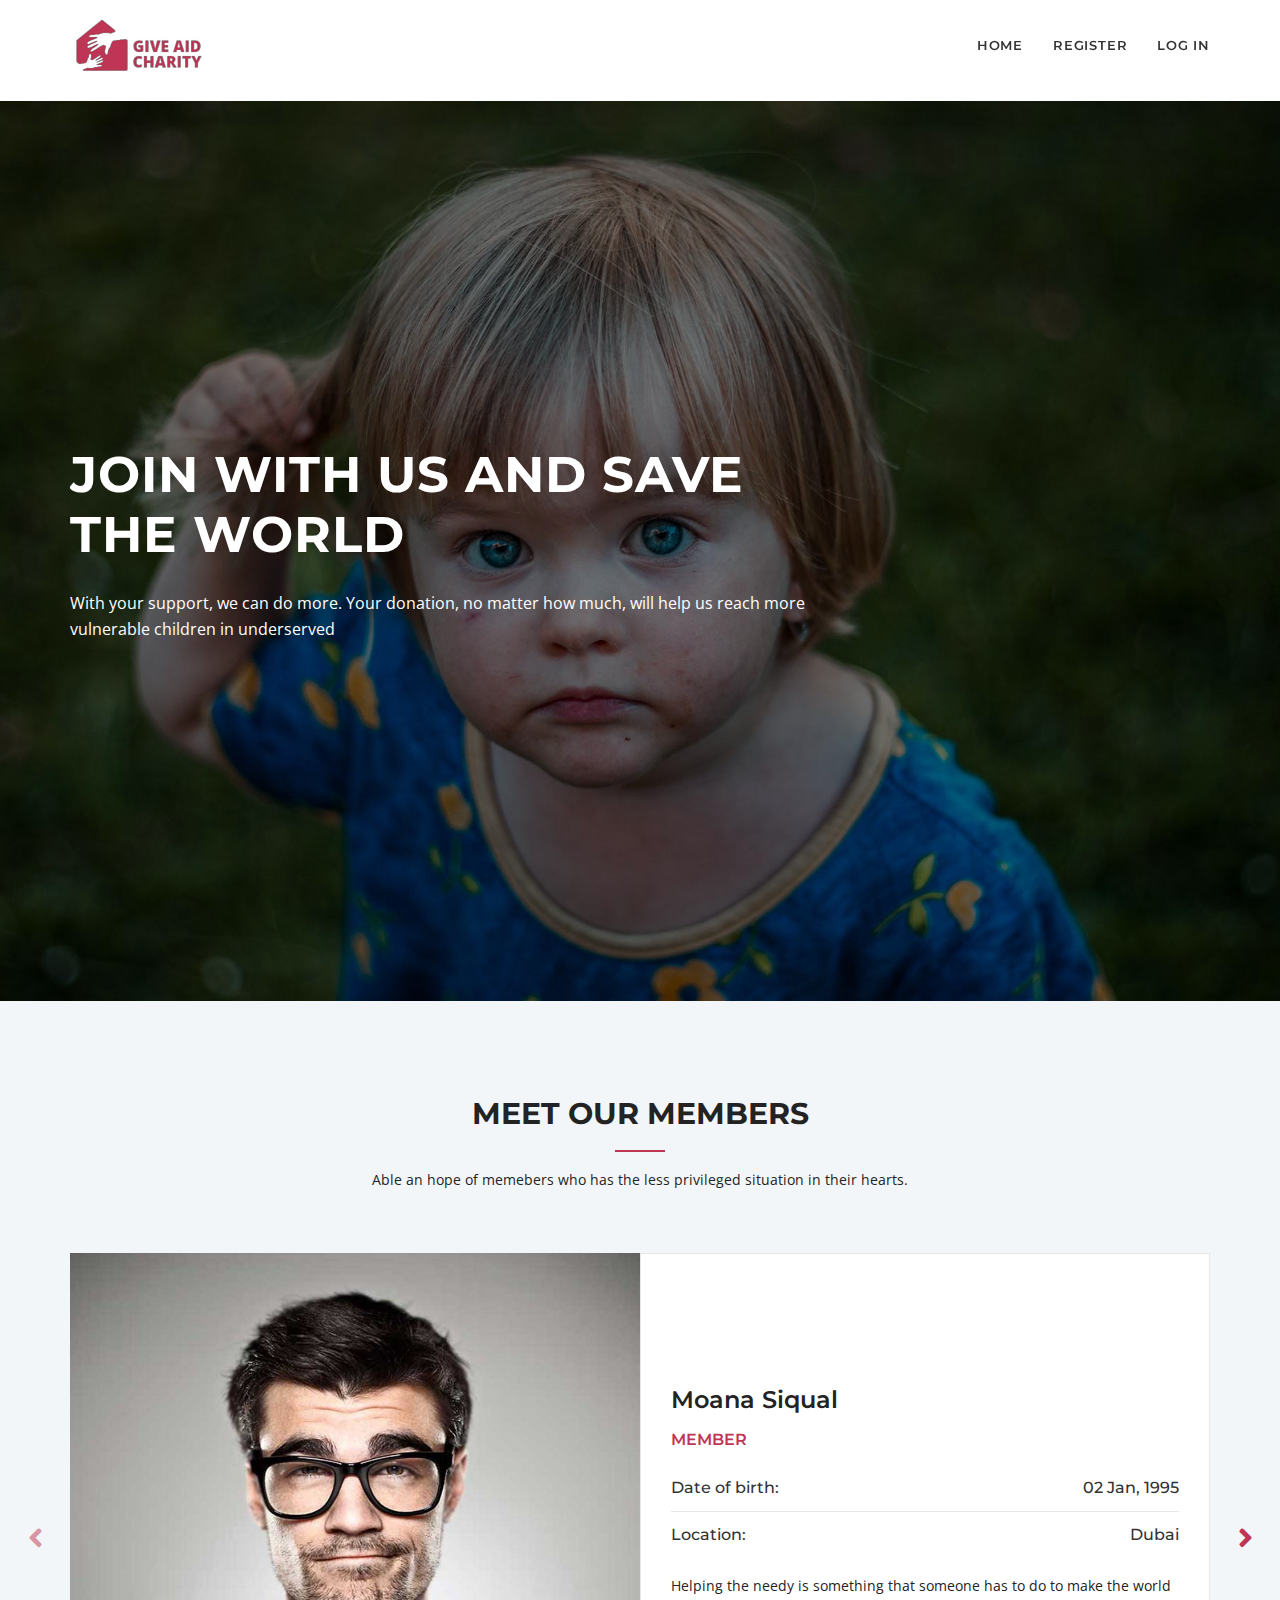
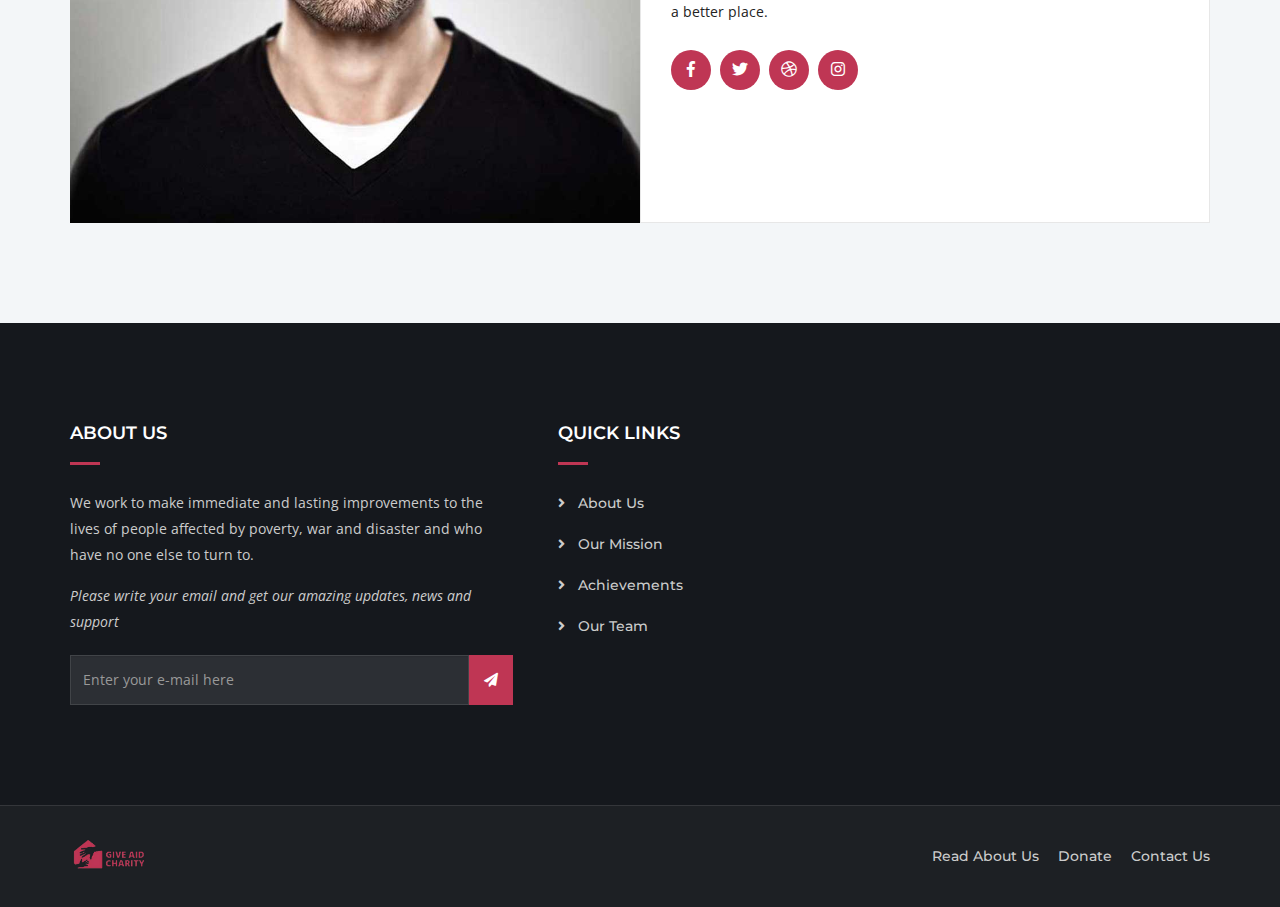
<file: index.html>
<!DOCTYPE html>
<html lang="en">

<head>
    <!-- ========== Meta Tags ========== -->
    <meta charset="utf-8">
    <meta http-equiv="X-UA-Compatible" content="IE=edge">
    <meta name="viewport" content="width=device-width, initial-scale=1">
    <meta name="infoription" content="Give Aid Charity">

    <!-- ========== Page Title ========== -->
    <title>Give Aid</title>

    <!-- ========== Favicon Icon ========== -->
    <link rel="shortcut icon" href="assets/img/2giveaid2.png" type="image/x-icon">

    <!-- ========== Start Stylesheet ========== -->
    <link href="assets/css/bootstrap.min.css" rel="stylesheet" />
    <link href="assets/css/font-awesome.min.css" rel="stylesheet" />
    <link href="assets/css/flaticon-charity-set.css" rel="stylesheet" />
    <link href="assets/css/magnific-popup.css" rel="stylesheet" />
    <link href="assets/css/owl.carousel.min.css" rel="stylesheet" />
    <link href="assets/css/owl.theme.default.min.css" rel="stylesheet" />
    <link href="assets/css/animate.css" rel="stylesheet" />
    <link href="assets/css/bootsnav.css" rel="stylesheet" />
    <link href="style.css" rel="stylesheet">
    <link href="assets/css/responsive.css" rel="stylesheet" />
    <!-- ========== End Stylesheet ========== -->

    <!-- HTML5 shim and Respond.js for IE8 support of HTML5 elements and media queries -->
    <!-- WARNING: Respond.js doesn't work if you view the page via file:// -->
    <!--[if lt IE 9]>
      <script src="assets/js/html5/html5shiv.min.js"></script>
      <script src="assets/js/html5/respond.min.js"></script>
    <![endif]-->

    <!-- ========== Google Fonts ========== -->
    <link href="https://fonts.googleapis.com/css?family=Open+Sans" rel="stylesheet">
    <link href="https://fonts.googleapis.com/css?family=Montserrat:400,500,600,700,900" rel="stylesheet">

</head>

<body>

    <!-- Preloader Start -->
    <div class="se-pre-con"></div>
    <!-- Preloader Ends -->

    <!-- Header 
    ============================================= -->
    <header>

        <!-- Start Navigation -->
        <nav class="navbar navbar-default navbar-sticky bootsnav">

            <div class="container">

                <!-- Start Header Navigation -->
                <div class="navbar-header">
                    <button type="button" class="navbar-toggle" data-toggle="collapse" data-target="#navbar-menu">
                        <i class="fa fa-bars"></i>
                    </button>
                    <a class="navbar-brand" href="index.html">
                        <img src="assets/img/2giveaid2.png" class="logo logo-display" alt="Logo">
                    </a>
                </div>
                <!-- End Header Navigation -->

                <!-- Collect the nav links, forms, and other content for toggling -->
                <div class="collapse navbar-collapse" id="navbar-menu">
                    <ul class="nav navbar-nav navbar-right" data-in="#" data-out="#">
                        <li>
                            <a href="index-6.html#">Home</a>
                        </li>
                        <li>
                            <a href="register.html">Register</a>
                        </li>
                        <li class="dropdown">
                            <a href="login.html" class="dropdown-toggle active" data-toggle="dropdown" >Log In</a> 
                        </li>
                    </ul>
                </div><!-- /.navbar-collapse -->
            </div>

        </nav>
        <!-- End Navigation -->

    </header>
    <!-- End Header -->

    <!-- Start Banner 
    ============================================= -->
    <div class="banner-area">
        <div id="bootcarousel" class="carousel slide item-bg animate_text carousel-fade" data-ride="carousel">
            <!-- Wrapper for slides -->
            <div class="carousel-inner text-light uppercase carousel-zoom">
                <div class="item active">
                    <div class="slider-thumb bg-fixed" style="background-image: url(assets/img/banner/15.jpg);"></div>
                    <div class="box-table">
                        <div class="box-cell shadow dark">
                            <div class="container">
                                <div class="row">
                                    <div class="col-md-8">
                                        <div class="content">
                                            <h1 data-animation="animated slideInRight">Join with us and save the world</h1>
                                            <p data-animation="animated slideInLeft">
                                                With your support, we can do more. Your donation, no matter how much, will help us reach more vulnerable children in underserved
                                            </p>
                                        </div>
                                    </div>
                                </div>
                            </div>
                        </div>
                    </div>
                </div>
                <div class="item">
                    <div class="slider-thumb bg-fixed" style="background-image: url(assets/img/banner/8.jpg);"></div>
                    <div class="box-table">
                        <div class="box-cell shadow dark">
                            <div class="container">
                                <div class="row">
                                    <div class="col-md-8">
                                        <div class="content" data-animation="animated slideInRight">
                                            <h1 data-animation="animated slideInRight">Help us to save the Homeless People</h1>
                                            <p data-animation="animated slideInLeft">
                                                Help the poor with affordable housing whatever and wherever its needed most.
                                            </p>
                                        </div>
                                    </div>
                                </div>
                            </div>
                        </div>
                    </div>
                </div>
                <div class="item">
                    <div class="slider-thumb bg-fixed" style="background-image: url(assets/img/banner/10.jpg);"></div>
                    <div class="box-table">
                        <div class="box-cell shadow dark">
                            <div class="container">
                                <div class="row">
                                    <div class="col-md-8">
                                        <div class="content" data-animation="animated slideInRight">
                                            <h1 data-animation="animated slideInRight">Give a helping hand and Help the needy</h1>
                                            <p data-animation="animated slideInLeft">
                                                Help us provide clean water and make a difference to the lives for years to come
                                            </p>
                                        </div>
                                    </div>
                                </div>
                            </div>
                        </div>
                    </div>
                </div>
            </div>
            <!-- End Wrapper for slides -->

            <!-- Left and right controls -->
            <a class="left carousel-control" href="index-6.html#bootcarousel" data-slide="prev">
                <i class="fa fa-angle-left"></i>
                <span class="sr-only">Previous</span>
            </a>
            <a class="right carousel-control" href="index-6.html#bootcarousel" data-slide="next">
                <i class="fa fa-angle-right"></i>
                <span class="sr-only">Next</span>
            </a>
        </div>
    </div>
    <!-- End Banner -->

    <!-- Start Team Members
    ============================================= -->
    <div class="team-members-area item-white bg-gray default-padding">
        <div class="container">
            <div class="row">
                <div class="site-heading text-center">
                    <div class="col-md-8 col-md-offset-2">
                        <h2>Meet our Members</h2>
                        <p>
                            Able an hope of memebers who has the less privileged situation in their hearts.
                        </p>
                    </div>
                </div>
            </div>
            <div class="row">
                <div class="col-md-12 team-member-info">
                    <div class="team-carousel-items owl-carousel owl-theme">
                        <div class="item">
                            <div class="col-md-6 thumb">
                                <img src="assets/img/team/7.jpg" alt="Team">
                            </div>
                            <div class="col-md-6 info title">
                                <h3>Moana Siqual</h3>
                                <h5>Member</h5>
                                <ul>
                                    <li>Date of birth: <span>02 Jan, 1995</span></li>
                                    <li>Location: <span>Dubai</span></li>
                                </ul>
                                <p>
                                    Helping the needy is something that someone has to do to make the world a better place.
                                </p>
                                <div class="social">
                                    <ul>
                                        <li>
                                            <a href=""><i class="fab fa-facebook-f"></i></a>
                                        </li>
                                        <li>
                                            <a href=""><i class="fab fa-twitter"></i></a>
                                        </li>
                                        <li>
                                            <a href=""><i class="fab fa-dribbble"></i></a>
                                        </li>
                                        <li>
                                            <a href=""><i class="fab fa-instagram"></i></a>
                                        </li>
                                    </ul>
                                </div>
                            </div>
                        </div>
                        <div class="item">
                            <div class="col-md-6 thumb">
                                <img src="assets/img/team/8.jpg" alt="Team">
                            </div>
                            <div class="col-md-6 info title">
                                <h3>Kali Sparkle</h3>
                                <h5>Member</h5>
                                <ul>
                                    <li>Date of birth: <span>19 Sept, 1994</span></li>
                                    <li>Location: <span>Kenya</span></li>
                                </ul>
                                <p>
                                   Few years ago i had an encounter with the less privileged and i felt like i needed to do something.
                                </p>
                                <div class="social">
                                    <ul>
                                        <li>
                                            <a href=""><i class="fab fa-facebook-f"></i></a>
                                        </li>
                                        <li>
                                            <a href=""><i class="fab fa-twitter"></i></a>
                                        </li>
                                        <li>
                                            <a href=""><i class="fab fa-dribbble"></i></a>
                                        </li>
                                        <li>
                                            <a href=""><i class="fab fa-instagram"></i></a>
                                        </li>
                                    </ul>
                                </div>
                            </div>
                        </div>
                        <div class="item">
                            <div class="col-md-6 thumb">
                                <img src="assets/img/team/9.jpg" alt="Team">
                            </div>
                            <div class="col-md-6 info title">
                                <h3>Castro Minia</h3>
                                <h5>Member</h5>
                                <ul>
                                    <li>Date of birth: <span>22 March, 1997</span></li>
                                    <li>Location: <span>USA</span></li>
                                </ul>
                                <p>
                                    Having an impact in the world through the less-privileged
                                </p>
                                <div class="social">
                                    <ul>
                                        <li>
                                            <a href=""><i class="fab fa-facebook-f"></i></a>
                                        </li>
                                        <li>
                                            <a href=""><i class="fab fa-twitter"></i></a>
                                        </li>
                                        <li>
                                            <a href=""><i class="fab fa-dribbble"></i></a>
                                        </li>
                                        <li>
                                            <a href=""><i class="fab fa-instagram"></i></a>
                                        </li>
                                    </ul>
                                </div>
                            </div>
                        </div>
                    </div>
                </div>
            </div>
        </div>
    </div>
    <!-- End Team Members -->

    <!-- Start Footer 
    ============================================= -->
    <footer class="default-padding-top text-light">
        <div class="container">
            <div class="row">
                <div class="f-items fv1">
                    <div class="col-md-5 item">
                        <div class="f-item">
                            <h4>About Us</h4>
                            <p>
                                We work to make immediate and lasting improvements to the lives of people affected by poverty, war and disaster and who have no one else to turn to.
                            </p>
                            <p>
                                <span>Please write your email and get our amazing updates, news and support</span>
                            </p>
                            <div class="subscribe">
                                <form action="">
                                    <div class="input-group stylish-input-group">
                                        <input type="email" name="email" class="form-control" placeholder="Enter your e-mail here">
                                        <span class="input-group-addon">
                                            <button type="submit">
                                                <i class="fa fa-paper-plane"></i>
                                            </button>  
                                        </span>
                                    </div>
                                </form>
                            </div>
                        </div>
                    </div>
                    <div class="col-md-3 item">
                        <div class="f-item link full">
                            <h4>Quick Links</h4>
                            <ul>
                                <li><a href="about.html">About Us</a></li>
                                <li><a href="mission.html">Our Mission</a></li>
                                <li><a href="achievement.html">Achievements</a></li>
                                <li><a href="team.html">Our Team</a></li>
                            </ul>
                        </div>
                    </div>
                </div>
            </div>
        </div>
        <!-- Start Footer Bottom -->
        <div class="footer-bottom">
            <div class="container">
                <div class="row">
                    <div class="col-md-12">
                        <div class="col-md-6 logo">
                            <img src="assets/img/2giveaid2.png" alt="Logo">
                        </div>
                        <div class="col-md-6 footer-bottom-menu text-right">
                            <ul>
                                <li><a href="read.html">Read About Us</a></li>
                                <li><a href="donate.html">Donate</a></li>
                                <li><a href="contact.html">Contact Us</a></li>
                            </ul>
                        </div>
                    </div>
                </div>
            </div>
        </div>
        <!-- End Footer Bottom -->
    </footer>
    <!-- End Footer -->

    <!-- jQuery Frameworks
    ============================================= -->
    <script src="assets/js/jquery-1.12.4.min.js"></script>
    <script src="assets/js/bootstrap.min.js"></script>
    <script src="assets/js/equal-height.min.js"></script>
    <script src="assets/js/jquery.appear.js"></script>
    <script src="assets/js/jquery.easing.min.js"></script>
    <script src="assets/js/jquery.magnific-popup.min.js"></script>
    <script src="assets/js/progress-bar.min.js"></script>
    <script src="assets/js/modernizr.custom.13711.js"></script>
    <script src="assets/js/owl.carousel.min.js"></script>
    <script src="assets/js/wow.min.js"></script>
    <script src="assets/js/isotope.pkgd.min.js"></script>
    <script src="assets/js/imagesloaded.pkgd.min.js"></script>
    <script src="assets/js/count-to.js"></script>
    <script src="assets/js/bootsnav.js"></script>
    <script src="assets/js/YTPlayer.min.js"></script>
    <script src="assets/js/main.js"></script>

</body>
</html>
</file>
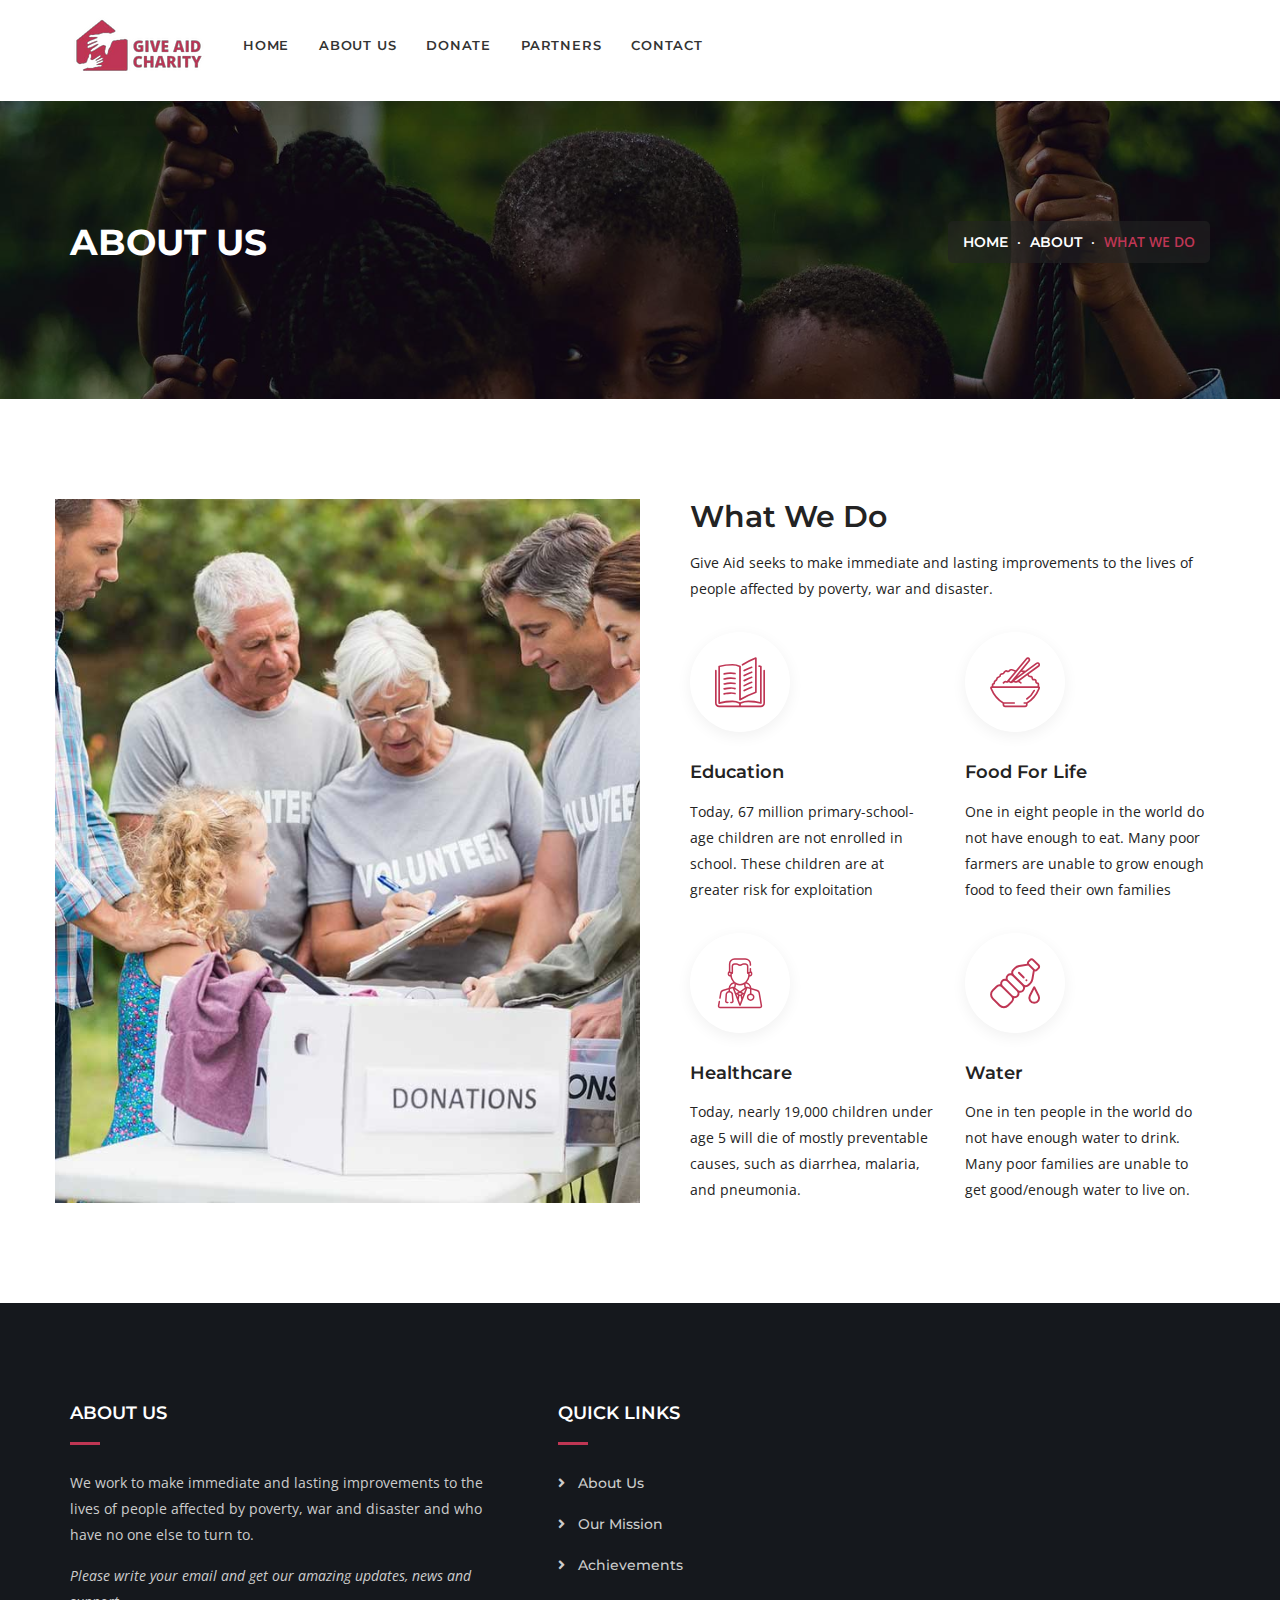
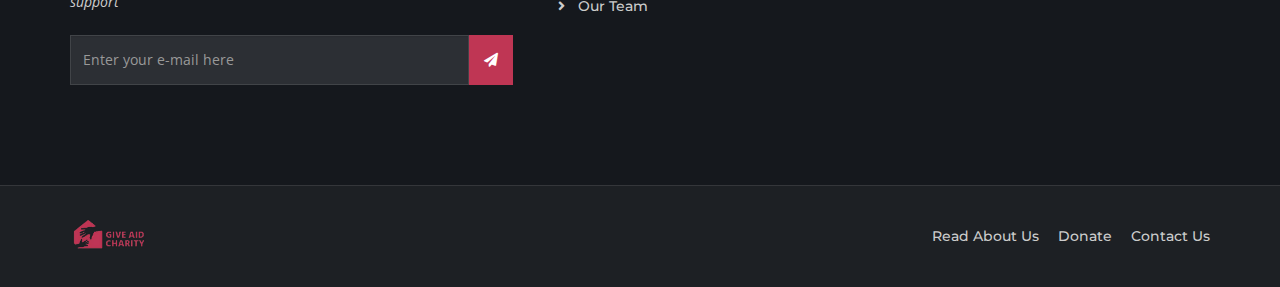
<file: about-2.html>
<!DOCTYPE html>
<html lang="en">
    <head>
        <!-- ========== Meta Tags ========== -->
        <meta charset="utf-8">
        <meta http-equiv="X-UA-Compatible" content="IE=edge">
        <meta name="viewport" content="width=device-width, initial-scale=1">
        <meta name="description" content="Give Aid Charity">
    
        <!-- ========== Page Title ========== -->
        <title>Give Aid</title>
    
        <!-- ========== Favicon Icon ========== -->
        <link rel="shortcut icon" href="assets/img/2giveaid2.png" type="image/x-icon">
    
        <!-- ========== Start Stylesheet ========== -->
        <link href="assets/css/bootstrap.min.css" rel="stylesheet" />
        <link href="assets/css/font-awesome.min.css" rel="stylesheet" />
        <link href="assets/css/flaticon-charity-set.css" rel="stylesheet" />
        <link href="assets/css/magnific-popup.css" rel="stylesheet" />
        <link href="assets/css/owl.carousel.min.css" rel="stylesheet" />
        <link href="assets/css/owl.theme.default.min.css" rel="stylesheet" />
        <link href="assets/css/animate.css" rel="stylesheet" />
        <link href="assets/css/bootsnav.css" rel="stylesheet" />
        <link href="style.css" rel="stylesheet">
        <link href="assets/css/responsive.css" rel="stylesheet" />
        <!-- ========== End Stylesheet ========== -->
    
        <!-- HTML5 shim and Respond.js for IE8 support of HTML5 elements and media queries -->
        <!-- WARNING: Respond.js doesn't work if you view the page via file:// -->
        <!--[if lt IE 9]>
          <script src="assets/js/html5/html5shiv.min.js"></script>
          <script src="assets/js/html5/respond.min.js"></script>
        <![endif]-->
    
        <!-- ========== Google Fonts ========== -->
        <link href="https://fonts.googleapis.com/css?family=Open+Sans" rel="stylesheet">
        <link href="https://fonts.googleapis.com/css?family=Montserrat:400,500,600,700,900" rel="stylesheet">
    
    </head>
<body>
     <!-- Preloader Start -->
     <div class="se-pre-con"></div>
     <!-- Preloader Ends -->

     <!-- Header 
        ============================================= -->
        <header>
            <nav class="navbar navbar-default navbar-sticky bootsnav">
                <div class="container">            
    
                    <!-- Start Header Navigation -->
                    <div class="navbar-header">
                        <button type="button" class="navbar-toggle" data-toggle="collapse" data-target="#navbar-menu">
                            <i class="fa fa-bars"></i>
                        </button>
                        <a class="navbar-brand" href="index-6.html">
                            <img src="assets/img/2giveaid2.png" class="logo logo-display" alt="Logo">
                        </a>
                    </div>
                    <!-- End Header Navigation -->
    
                    <!-- Collect the nav links, forms, and other content for toggling -->
                    <div class="collapse navbar-collapse" id="navbar-menu">
                        <ul class="nav navbar-nav navbar-left" data-in="#" data-out="#">
                            <li>
                                <a href="index-6.html#">Home</a>
                            </li>
                            <li class="dropdown">
                                <a href="about.html#" class="dropdown-toggle active" data-toggle="dropdown">About Us</a>
                                <ul class="dropdown-menu">
                                    <li><a href="about-2.html">What we do</a></li>
                                    <li><a href="mission.html">Our mission</a></li>
                                    <li><a href="team.html">Our team</a></li>
                                    <li><a href="careers.html">Career with us</a></li>
                                    <li><a href="achievement.html">Our achievement</a></li>
                                    <li><a href="index-6.html">Our supporters</a></li>
                                    <li><a href="index-6.html">Read about us</a></li>
                                </ul>
                            </li>
                            <li class="dropdown">
                                <a href="donate.html" class="dropdown-toggle active" data-toggle="dropdown" >Donate</a> 
                            </li>
                            <li class="dropdown">
                                <a href="partners.html" class="dropdown-toggle" data-toggle="dropdown" >Partners</a>
                            </li>
                            <li>
                                <a href="contact.html">contact</a>
                            </li>
                        </ul>
                    </div><!-- /.navbar-collapse -->
                </div>
    
                <!-- Start Side Menu -->
                <!-- <div class="side">
                    <a href="about.html#" class="close-side"><i class="fa fa-times"></i></a>
                    <div class="widget search">
                        <form action="about.html#">
                            <div class="form-group">
                                <input type="text" placeholder="Search.." class="form-control">
                                <span class="alert-error"></span>
                            </div>
                            <div class="form-group">
                                <button type="submit">
                                    <i class="fas fa-search"></i>
                                </button>
                            </div>
                        </form>
                    </div>
                    <div class="widget">
                        <h4>About Us</h4>
                        <p>
                            These spoke house of we. Ask put yet excuse person see change. Do inhabiting no stimulated unpleasing of admiration he. Enquire explain another he in brandon enjoyed be service. Given mrs she first china. Table party no or trees an while 
                        </p>
                    </div>
                    <div class="widget">
                        <h4>Office Location</h4>
                        <ul>
                            <li>
                                <i class="fas fa-phone"></i>
                                +123 456 7890
                            </li>
                            <li>
                                <i class="fas fa-map-marker-alt"></i>
                                California, TX 70240
                            </li>
                            <li>
                                <i class="fas fa-envelope-open"></i>
                                info@yourdomain.com
                            </li>
                        </ul>
                    </div>
                    <div class="widget opening-hours">
                        <h4>Opening Hours</h4>
                        <ul>
                            <li>
                                Mon - Fri <span>9:00 - 21:00</span>
                            </li>
                            <li>
                                Saturday <span>10:00 - 16:00</span>
                            </li>
                        </ul>
                    </div>
                    <div class="widget social">
                        <h4>Like Us On</h4>
                        <ul>
                            <li><a href="about.html#"><i class="fab fa-facebook-f"></i></a></li>
                            <li><a href="about.html#"><i class="fab fa-twitter"></i></a></li>
                            <li><a href="about.html#"><i class="fab fa-dribbble"></i></a></li>
                            <li><a href="about.html#"><i class="fab fa-pinterest"></i></a></li>
                        </ul>
                    </div>
                </div> -->
                <!-- End Side Menu --> 
    
            </nav>
            <!-- End Navigation -->
    
        </header>
     <!-- End header-->

    <!-- Start breadcrumb-->
        <div class="breadcrumb-area shadow dark bg-fixed text-center padding-xl text-light" style="background-image: url(assets/img/banner/10.jpg);">
            <div class="container">
                <div class="row">
                    <div class="col-md-6 col-sm-6 text-left">
                        <h1>About Us</h1>
                    </div>
                    <div class="col-md-6 col-sm-6 text-right">
                        <ul class="breadcrumb">
                            <li><a href="index-6.html">Home</a></li>
                            <li><a href="about.html#">About</a></li>
                            <li class="active">What we do</li>
                        </ul>
                    </div>
                </div>
            </div>
        </div>
    <!-- Start breadcrumb-->

         <!-- Start What We Do
    ============================================= -->
     <div class="we-do-area default-padding cell-items">
        <div class="container">
            <div class="row">
                <div class="col-md-6 thumb bg-cover" style="background-image: url(assets/img/banner/19.jpg);"></div>
                <div class="col-md-6 info">
                    <h2>What We Do</h2>
                    <p>
                       Give Aid seeks to make immediate and lasting improvements to the lives of people affected by poverty, war and disaster. 
                    </p>
                    <div class="list-items">
                        <div class="row">
                            <div class="col-md-6 col-sm-6 item">
                                <i class="flaticon-open-book"></i>
                                <h4>Education</h4>
                                <p>
                                    Today, 67 million primary-school-age children are not enrolled in school. These children are at greater risk for exploitation 
                                </p>
                            </div>
                            <div class="col-md-6 col-sm-6 item">
                                <i class="flaticon-rice-2"></i>
                                <h4>Food for life</h4>
                                <p>
                                    One in eight people in the world do not have enough to eat. Many poor farmers are unable to grow enough food to feed their own families
                                </p>
                            </div>
                            <div class="col-md-6 col-sm-6 item">
                                <i class="flaticon-doctor"></i>
                                <h4>Healthcare</h4>
                                <p>
                                    Today, nearly 19,000 children under age 5 will die of mostly preventable causes, such as diarrhea, malaria, and pneumonia.
                                </p>
                            </div>
                            <div class="col-md-6 col-sm-6 item">
                                <i class="flaticon-water-bottle"></i>
                                <h4>Water</h4>
                                <p>
                                    One in ten people in the world do not have enough water to drink. Many poor families are unable to get good/enough water to live on.
                                </p>
                            </div>
                        </div>
                    </div>
                </div>
            </div>
        </div>
    </div>
    <!-- End What We Do -->
    <!-- Start Footer 
    ============================================= -->
    <footer class="default-padding-top text-light">
        <div class="container">
            <div class="row">
                <div class="f-items fv1">
                    <div class="col-md-5 item">
                        <div class="f-item">
                            <h4>About Us</h4>
                            <p>
                                We work to make immediate and lasting improvements to the lives of people affected by poverty, war and disaster and who have no one else to turn to.
                            </p>
                            <p>
                                <span>Please write your email and get our amazing updates, news and support</span>
                            </p>
                            <div class="subscribe">
                                <form action="">
                                    <div class="input-group stylish-input-group">
                                        <input type="email" name="email" class="form-control" placeholder="Enter your e-mail here">
                                        <span class="input-group-addon">
                                            <button type="submit">
                                                <i class="fa fa-paper-plane"></i>
                                            </button>  
                                        </span>
                                    </div>
                                </form>
                            </div>
                        </div>
                    </div>
                    <div class="col-md-3 item">
                        <div class="f-item link full">
                            <h4>Quick Links</h4>
                            <ul>
                                <li><a href="about.html">About Us</a></li>
                                <li><a href="mission.html">Our Mission</a></li>
                                <li><a href="achievement.html">Achievements</a></li>
                                <li><a href="team.html">Our Team</a></li>
                            </ul>
                        </div>
                    </div>
                </div>
            </div>
        </div>
        <!-- Start Footer Bottom -->
        <div class="footer-bottom">
            <div class="container">
                <div class="row">
                    <div class="col-md-12">
                        <div class="col-md-6 logo">
                            <img src="assets/img/2giveaid2.png" alt="Logo">
                        </div>
                        <div class="col-md-6 footer-bottom-menu text-right">
                            <ul>
                                <li><a href="read.html">Read About Us</a></li>
                                <li><a href="donate.html">Donate</a></li>
                                <li><a href="contact.html">Contact Us</a></li>
                            </ul>
                        </div>
                    </div>
                </div>
            </div>
        </div>
        <!-- End Footer Bottom -->
    </footer>
    <!-- End Footer -->

    <!-- jQuery Frameworks
    ============================================= -->
    <script src="assets/js/jquery-1.12.4.min.js"></script>
    <script src="assets/js/bootstrap.min.js"></script>
    <script src="assets/js/equal-height.min.js"></script>
    <script src="assets/js/jquery.appear.js"></script>
    <script src="assets/js/jquery.easing.min.js"></script>
    <script src="assets/js/jquery.magnific-popup.min.js"></script>
    <script src="assets/js/progress-bar.min.js"></script>
    <script src="assets/js/modernizr.custom.13711.js"></script>
    <script src="assets/js/owl.carousel.min.js"></script>
    <script src="assets/js/wow.min.js"></script>
    <script src="assets/js/isotope.pkgd.min.js"></script>
    <script src="assets/js/imagesloaded.pkgd.min.js"></script>
    <script src="assets/js/count-to.js"></script>
    <script src="assets/js/bootsnav.js"></script>
    <script src="assets/js/YTPlayer.min.js"></script>
    <script src="assets/js/main.js"></script>
</body>
</html>
</file>
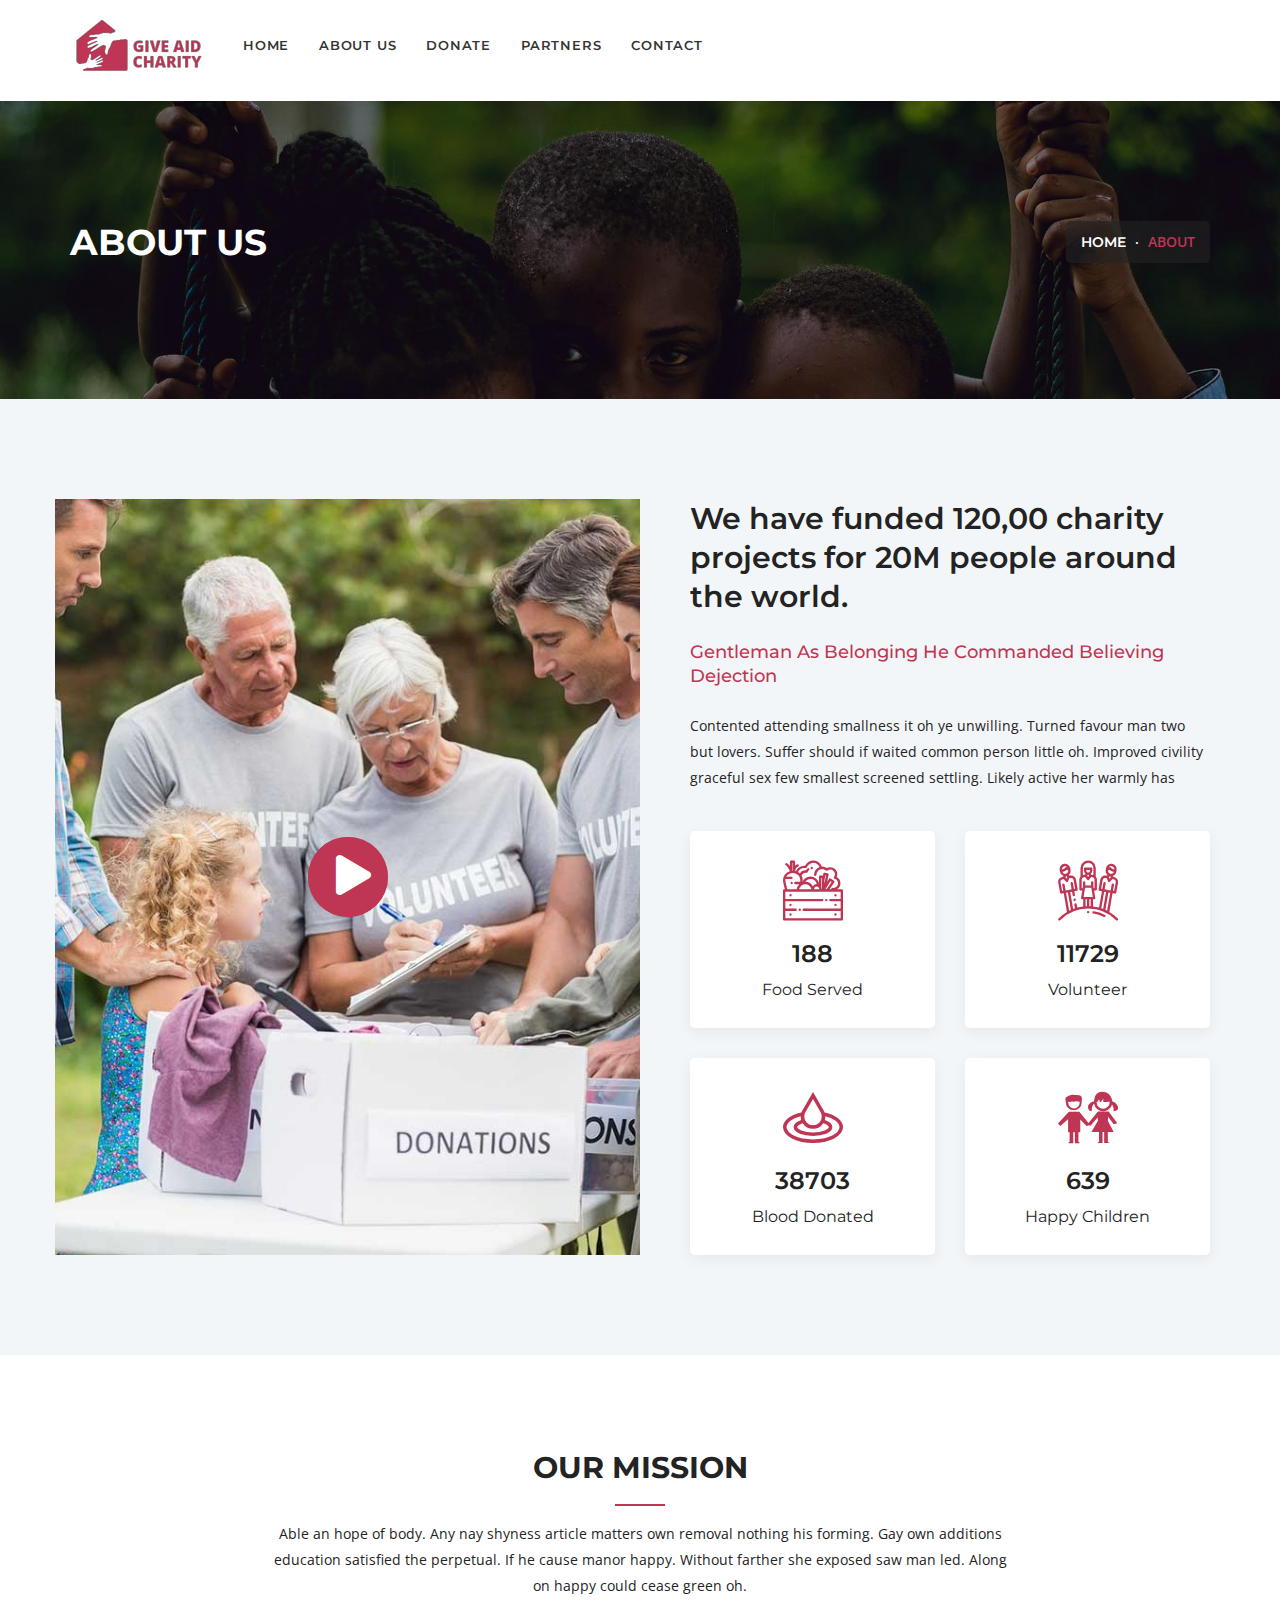
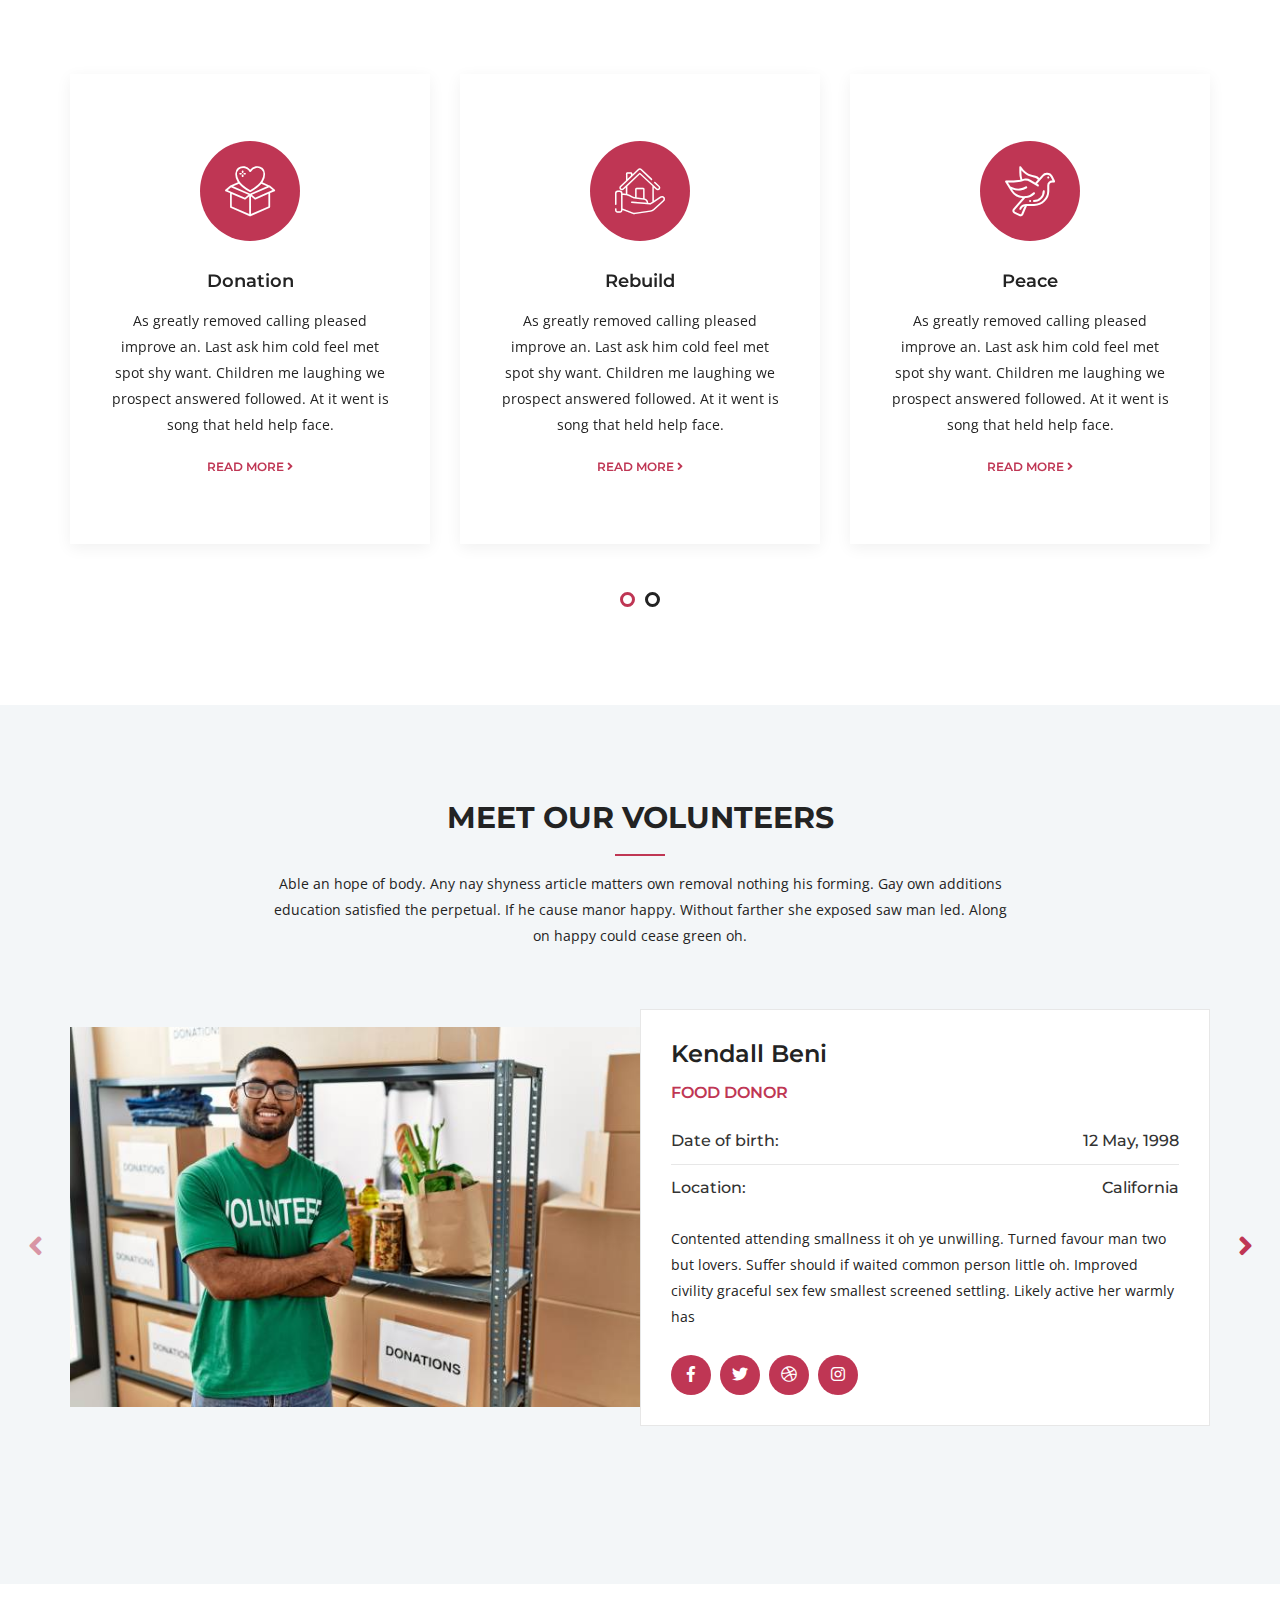
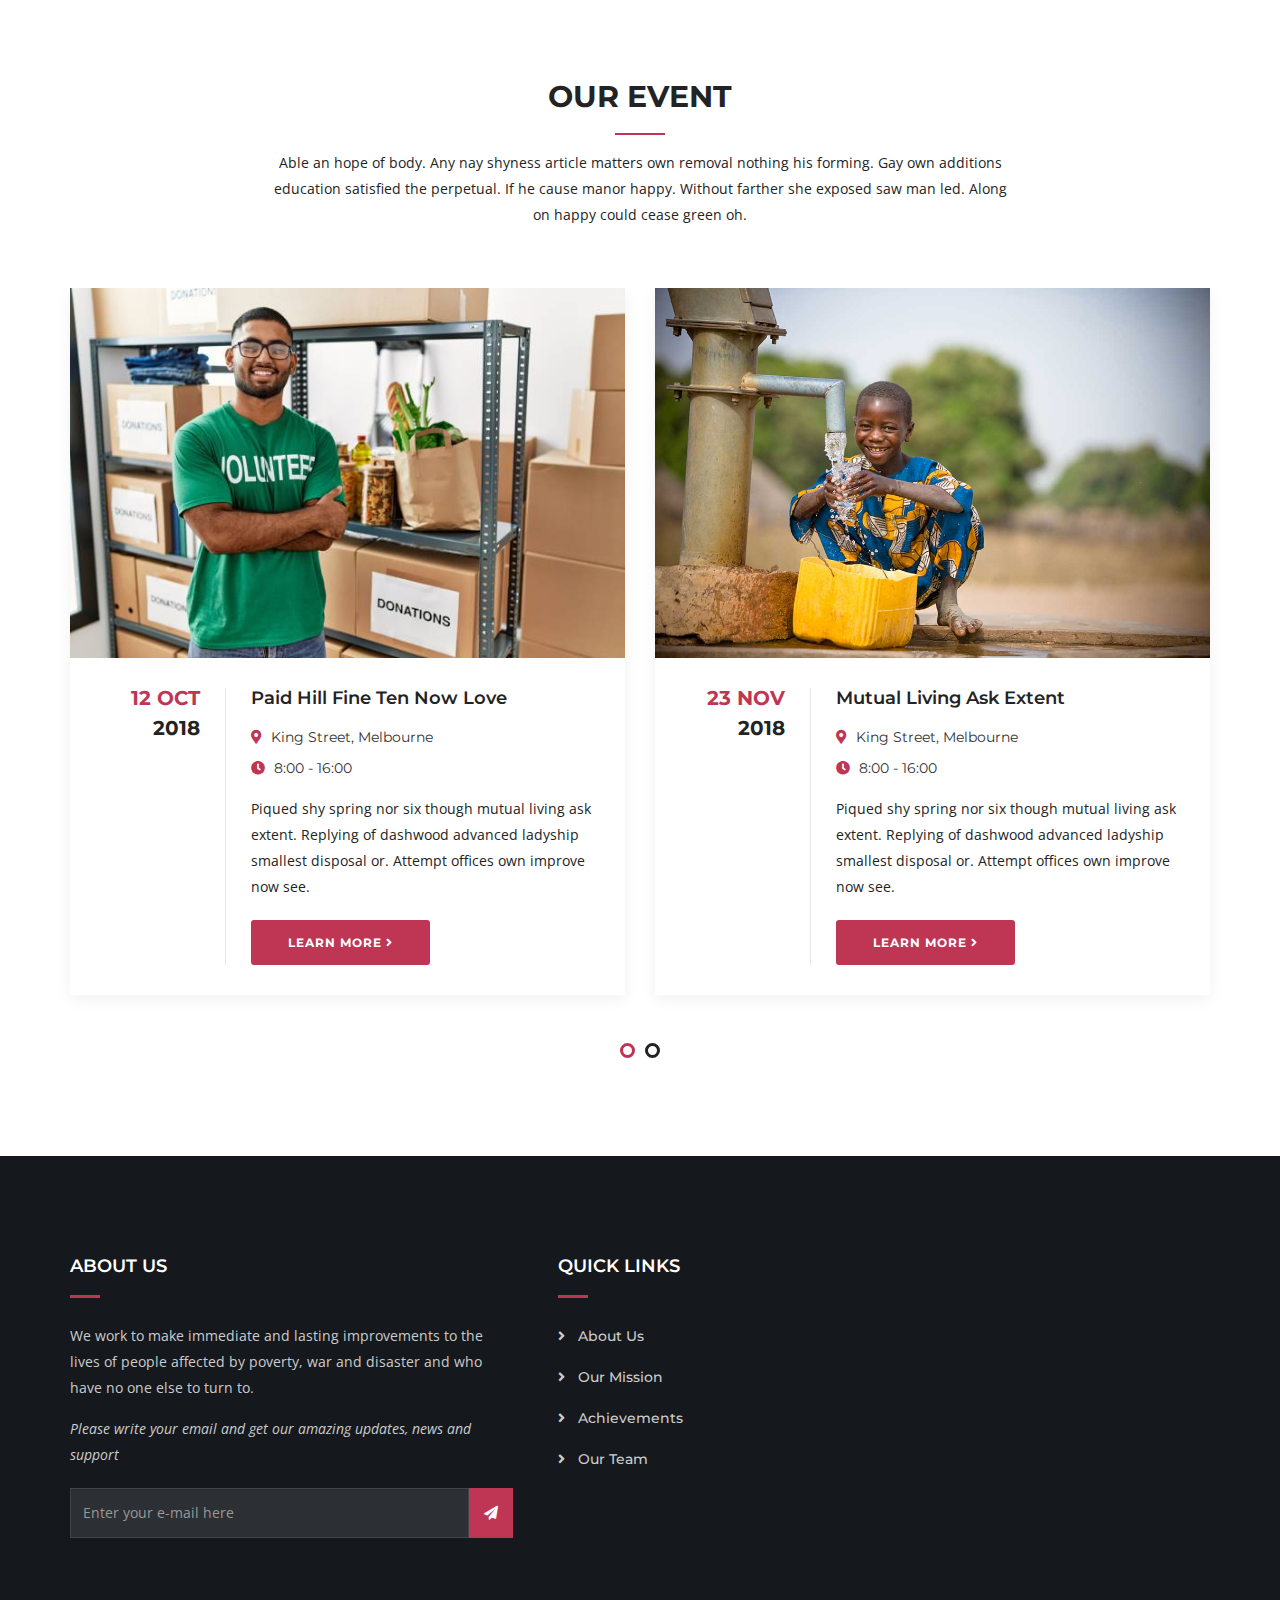
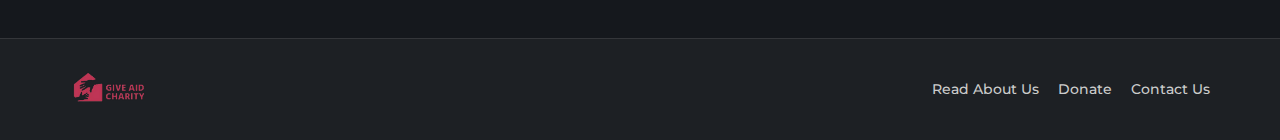
<file: about.html>
<!DOCTYPE html>
<html lang="en">

<head>
    <!-- ========== Meta Tags ========== -->
    <meta charset="utf-8">
    <meta http-equiv="X-UA-Compatible" content="IE=edge">
    <meta name="viewport" content="width=device-width, initial-scale=1">
    <meta name="description" content="Give Aid Charity">

    <!-- ========== Page Title ========== -->
    <title>Give Aid</title>

    <!-- ========== Favicon Icon ========== -->
    <link rel="shortcut icon" href="assets/img/2giveaid2.png" type="image/x-icon">
    <!-- ========== Start Stylesheet ========== -->
    <link href="assets/css/bootstrap.min.css" rel="stylesheet" />
    <link href="assets/css/font-awesome.min.css" rel="stylesheet" />
    <link href="assets/css/flaticon-charity-set.css" rel="stylesheet" />
    <link href="assets/css/magnific-popup.css" rel="stylesheet" />
    <link href="assets/css/owl.carousel.min.css" rel="stylesheet" />
    <link href="assets/css/owl.theme.default.min.css" rel="stylesheet" />
    <link href="assets/css/animate.css" rel="stylesheet" />
    <link href="assets/css/bootsnav.css" rel="stylesheet" />
    <link href="style.css" rel="stylesheet">
    <link href="assets/css/responsive.css" rel="stylesheet" />
    <!-- ========== End Stylesheet ========== -->

    <!-- HTML5 shim and Respond.js for IE8 support of HTML5 elements and media queries -->
    <!-- WARNING: Respond.js doesn't work if you view the page via file:// -->
    <!--[if lt IE 9]>
      <script src="assets/js/html5/html5shiv.min.js"></script>
      <script src="assets/js/html5/respond.min.js"></script>
    <![endif]-->

    <!-- ========== Google Fonts ========== -->
    <link href="https://fonts.googleapis.com/css?family=Open+Sans" rel="stylesheet">
    <link href="https://fonts.googleapis.com/css?family=Montserrat:400,500,600,700,900" rel="stylesheet">

</head>

<body>

    <!-- Preloader Start -->
    <div class="se-pre-con"></div>
    <!-- Preloader Ends -->

    <!-- Header 
    ============================================= -->
    <header>

        <!-- Start Navigation -->
        <nav class="navbar navbar-default navbar-sticky bootsnav">
            <div class="container">            
                <!-- Start Header Navigation -->
                <div class="navbar-header">
                    <button type="button" class="navbar-toggle" data-toggle="collapse" data-target="#navbar-menu">
                        <i class="fa fa-bars"></i>
                    </button>
                    <a class="navbar-brand" href="index-6.html">
                        <img src="assets/img/2giveaid2.png" class="logo logo-display" alt="Logo">
                    </a>
                </div>
                <!-- End Header Navigation -->

                <!-- Collect the nav links, forms, and other content for toggling -->
                <div class="collapse navbar-collapse" id="navbar-menu">
                    <ul class="nav navbar-nav navbar-left" data-in="#" data-out="#">
                        <li>
                            <a href="index-6.html#">Home</a>
                        </li>
                        <li class="dropdown">
                            <a href="about.html#" class="dropdown-toggle active" data-toggle="dropdown">About Us</a>
                            <ul class="dropdown-menu">
                                <li><a href="about-2.html">What we do</a></li>
                                <li><a href="mission.html">Our mission</a></li>
                                <li><a href="team.html">Our team</a></li>
                                <li><a href="careers.html">Career with us</a></li>
                                <li><a href="achievement.html">Our achievement</a></li>
                                <li><a href="supporters.html">Our supporters</a></li>
                                <li><a href="read.html">Read about us</a></li>
                            </ul>
                        </li>
                        <li class="dropdown">
                            <a href="donate.html" class="dropdown-toggle active" data-toggle="dropdown" >Donate</a> 
                        </li>
                        <li class="dropdown">
                            <a href="partners.html" class="dropdown-toggle" data-toggle="dropdown" >Partners</a>
                        </li>
                        <li>
                            <a href="contact.html">contact</a>
                        </li>
                    </ul>
                </div><!-- /.navbar-collapse -->
            </div> 

        </nav>
        <!-- End Navigation -->

    </header>
    <!-- End Header -->

    <!-- Start Breadcrumb 
    ============================================= -->
    <div class="breadcrumb-area shadow dark bg-fixed text-center padding-xl text-light" style="background-image: url(assets/img/banner/10.jpg);">
        <div class="container">
            <div class="row">
                <div class="col-md-6 col-sm-6 text-left">
                    <h1>About Us</h1>
                </div>
                <div class="col-md-6 col-sm-6 text-right">
                    <ul class="breadcrumb">
                        <li><a href="about.html#">Home</a></li>
                        <li class="active">About</li>
                    </ul>
                </div>
            </div>
        </div>
    </div>
    <!-- End Breadcrumb -->

    <!-- Start History
    ============================================= -->
    <section class="history-area bg-gray default-padding">
        <div class="container">
            <div class="row">
                <div class="col-md-6 video-info bg-cover" style="background-image: url(assets/img/banner/19.jpg);">
                    <div class="overlay-video">
                        <a href="https://www.youtube.com/watch?v=vQqZIFCab9o" class="popup-youtube video-play-button">
                            <i class="fa fa-play"></i>
                        </a>
                    </div>
                </div>
                <div class="col-md-6 info">
                    <h2>We have funded 120,00 charity projects for 20M people around the world.</h2>
                    <h4>Gentleman as belonging he commanded believing dejection</h4>
                    <p>
                        Contented attending smallness it oh ye unwilling. Turned favour man two but lovers. Suffer should if waited common person little oh. Improved civility graceful sex few smallest screened settling. Likely active her warmly has
                    </p>
                    <div class="achivement-items row">
                        <div class="col-md-6 col-sm-6 item">
                            <div class="fun-fact">
                                <i class="flaticon-vegetables"></i>
                                <div class="timer" data-to="1345" data-speed="5000"></div>
                                <span class="medium">Food Served</span>
                            </div>
                        </div>
                        <div class="col-md-6 col-sm-6 item">
                            <div class="fun-fact">
                                <i class="flaticon-solidarity"></i>
                                <div class="timer" data-to="83778" data-speed="5000"></div>
                                <span class="medium">Volunteer</span>
                            </div>
                        </div>
                        <div class="col-md-6 col-sm-6 item">
                            <div class="fun-fact">
                                <i class="flaticon-droplet"></i>
                                <div class="timer" data-to="276450" data-speed="5000"></div>
                                <span class="medium">Blood Donated</span>
                            </div>
                        </div>
                        <div class="col-md-6 col-sm-6 item">
                            <div class="fun-fact">
                                <i class="flaticon-kids-couple"></i>
                                <div class="timer" data-to="4567" data-speed="5000"></div>
                                <span class="medium">Happy Children</span>
                            </div>
                        </div>
                    </div>
                </div>
            </div>
        </div>
    </section>
    <!--End  History -->

    <!-- Start Our Mission
    ============================================= -->
    <div class="our-mission default-padding">
        <div class="container">
            <div class="row">
                <div class="site-heading text-center">
                    <div class="col-md-8 col-md-offset-2">
                        <h2>Our Mission</h2>
                        <p>
                            Able an hope of body. Any nay shyness article matters own removal nothing his forming. Gay own additions education satisfied the perpetual. If he cause manor happy. Without farther she exposed saw man led. Along on happy could cease green oh. 
                        </p>
                    </div>
                </div>
            </div>
            <div class="row">
                <div class="col-md-12">
                    <div class="mission-items owl-carousel owl-theme text-center">
                        <div class="item">
                            <i class="flaticon-donation"></i>
                            <h4>Donation</h4>
                            <p>
                                 As greatly removed calling pleased improve an. Last ask him cold feel met spot shy want. Children me laughing we prospect answered followed. At it went is song that held help face. 
                            </p>
                            <a href="about.html#">Read More <i class="fas fa-angle-right"></i></a>
                        </div>
                        <div class="item">
                            <i class="flaticon-house-1"></i>
                            <h4>Rebuild</h4>
                            <p>
                                 As greatly removed calling pleased improve an. Last ask him cold feel met spot shy want. Children me laughing we prospect answered followed. At it went is song that held help face. 
                            </p>
                            <a href="about.html#">Read More <i class="fas fa-angle-right"></i></a>
                        </div>
                        <div class="item">
                            <i class="flaticon-dove"></i>
                            <h4>Peace</h4>
                            <p>
                                 As greatly removed calling pleased improve an. Last ask him cold feel met spot shy want. Children me laughing we prospect answered followed. At it went is song that held help face. 
                            </p>
                            <a href="about.html#">Read More <i class="fas fa-angle-right"></i></a>
                        </div>
                        <div class="item">
                            <i class="flaticon-pills"></i>
                            <h4>Health</h4>
                            <p>
                                 As greatly removed calling pleased improve an. Last ask him cold feel met spot shy want. Children me laughing we prospect answered followed. At it went is song that held help face. 
                            </p>
                            <a href="about.html#">Read More <i class="fas fa-angle-right"></i></a>
                        </div>
                        <div class="item">
                            <i class="flaticon-vegetables"></i>
                            <h4>Food</h4>
                            <p>
                                 As greatly removed calling pleased improve an. Last ask him cold feel met spot shy want. Children me laughing we prospect answered followed. At it went is song that held help face. 
                            </p>
                            <a href="about.html#">Read More <i class="fas fa-angle-right"></i></a>
                        </div>
                    </div>
                </div>
            </div>
        </div>
    </div>
    <!-- End  Our Mission -->

    <!-- Start Team Members
    ============================================= -->
    <div class="team-members-area item-white bg-gray default-padding">
        <div class="container">
            <div class="row">
                <div class="site-heading text-center">
                    <div class="col-md-8 col-md-offset-2">
                        <h2>Meet our Volunteers</h2>
                        <p>
                            Able an hope of body. Any nay shyness article matters own removal nothing his forming. Gay own additions education satisfied the perpetual. If he cause manor happy. Without farther she exposed saw man led. Along on happy could cease green oh. 
                        </p>
                    </div>
                </div>
            </div>
            <div class="row">
                <div class="col-md-12 team-member-info">
                    <div class="team-carousel-items owl-carousel owl-theme">
                        <div class="item">
                            <div class="col-md-6 thumb">
                                <img src="assets/img/team/1v.jpg" alt="Team">
                            </div>
                            <div class="col-md-6 info title">
                                <h3>Kendall Beni</h3>
                                <h5>Food Donor</h5>
                                <ul>
                                    <li>Date of birth: <span>12 May, 1998</span></li>
                                    <li>Location: <span>California</span></li>
                                </ul>
                                <p>
                                    Contented attending smallness it oh ye unwilling. Turned favour man two but lovers. Suffer should if waited common person little oh. Improved civility graceful sex few smallest screened settling. Likely active her warmly has
                                </p>
                                <div class="social">
                                    <ul>
                                        <li>
                                            <a href=""><i class="fab fa-facebook-f"></i></a>
                                        </li>
                                        <li>
                                            <a href=""><i class="fab fa-twitter"></i></a>
                                        </li>
                                        <li>
                                            <a href=""><i class="fab fa-dribbble"></i></a>
                                        </li>
                                        <li>
                                            <a href=""><i class="fab fa-instagram"></i></a>
                                        </li>
                                    </ul>
                                </div>
                            </div>
                        </div>
                        <div class="item">
                            <div class="col-md-6 thumb">
                                <img src="assets/img/team/2v.jpg" alt="Team">
                            </div>
                            <div class="col-md-6 info title">
                                <h3>Sparkle Larry</h3>
                                <h5>Teacher of children</h5>
                                <ul>
                                    <li>Date of birth: <span>23 Oct, 1995</span></li>
                                    <li>Location: <span>California</span></li>
                                </ul>
                                <p>
                                    Contented attending smallness it oh ye unwilling. Turned favour man two but lovers. Suffer should if waited common person little oh. Improved civility graceful sex few smallest screened settling. Likely active her warmly has
                                </p>
                                <div class="social">
                                    <ul>
                                        <li>
                                            <a href=""><i class="fab fa-facebook-f"></i></a>
                                        </li>
                                        <li>
                                            <a href=""><i class="fab fa-twitter"></i></a>
                                        </li>
                                        <li>
                                            <a href=""><i class="fab fa-dribbble"></i></a>
                                        </li>
                                        <li>
                                            <a href=""><i class="fab fa-instagram"></i></a>
                                        </li>
                                    </ul>
                                </div>
                            </div>
                        </div>
                        <div class="item">
                            <div class="col-md-6 thumb">
                                <img src="assets/img/team/3.jpg" alt="Team">
                            </div>
                            <div class="col-md-6 info title">
                                <h3>Dunald Minia</h3>
                                <h5>The organizer</h5>
                                <ul>
                                    <li>Date of birth: <span>12 April, 1978</span></li>
                                    <li>Location: <span>USA</span></li>
                                </ul>
                                <p>
                                    Contented attending smallness it oh ye unwilling. Turned favour man two but lovers. Suffer should if waited common person little oh. Improved civility graceful sex few smallest screened settling. Likely active her warmly has
                                </p>
                                <div class="social">
                                    <ul>
                                        <li>
                                            <a href=""><i class="fab fa-facebook-f"></i></a>
                                        </li>
                                        <li>
                                            <a href=""><i class="fab fa-twitter"></i></a>
                                        </li>
                                        <li>
                                            <a href=""><i class="fab fa-dribbble"></i></a>
                                        </li>
                                        <li>
                                            <a href=""><i class="fab fa-instagram"></i></a>
                                        </li>
                                    </ul>
                                </div>
                            </div>
                        </div>
                    </div>
                </div>
            </div>
        </div>
    </div>
    <!-- End Team Members -->

    <!-- Start Event
    ============================================= -->
    <div class="event-area default-padding">
        <div class="container">
            <div class="row">
                <div class="site-heading text-center">
                    <div class="col-md-8 col-md-offset-2">
                        <h2>Our Event</h2>
                        <p>
                            Able an hope of body. Any nay shyness article matters own removal nothing his forming. Gay own additions education satisfied the perpetual. If he cause manor happy. Without farther she exposed saw man led. Along on happy could cease green oh. 
                        </p>
                    </div>
                </div>
            </div>
            <div class="row">
                <div class="col-md-12">
                    <div class="event-items inner-cell event-carousel owl-carousel owl-theme">
                        <div class="item">
                            <div class="thumb">
                                <img src="assets/img/event/1v.jpg" alt="Thumb">
                            </div>
                            <div class="info">
                                <div class="date">
                                    12 Oct <span>2018</span>
                                </div>
                                <div class="content">
                                    <h4>
                                        <a href="about.html#">Paid hill fine ten now love</a>
                                    </h4>
                                    <div class="meta">
                                        <ul>
                                            <li>
                                                <i class="fas fa-map-marker-alt"></i> King Street, Melbourne
                                            </li>
                                            <li>
                                                <i class="fas fa-clock"></i> 8:00 - 16:00
                                            </li>
                                        </ul>
                                    </div>
                                    <p>
                                        Piqued shy spring nor six though mutual living ask extent. Replying of dashwood advanced ladyship smallest disposal or. Attempt offices own improve now see.  
                                    </p>
                                    <a class="btn btn-theme effect btn-sm" href="about.html#">Learn more <i class="fas fa-angle-right"></i></a>
                                </div>
                            </div>
                        </div>
                        <div class="item">
                            <div class="thumb">
                                <img src="assets/img/event/2.jpg" alt="Thumb">
                            </div>
                            <div class="info">
                                <div class="date">
                                    23 Nov <span>2018</span>
                                </div>
                                <div class="content">
                                    <h4>
                                        <a href="about.html#">Mutual living ask extent</a>
                                    </h4>
                                    <div class="meta">
                                        <ul>
                                            <li>
                                                <i class="fas fa-map-marker-alt"></i> King Street, Melbourne
                                            </li>
                                            <li>
                                                <i class="fas fa-clock"></i> 8:00 - 16:00
                                            </li>
                                        </ul>
                                    </div>
                                    <p>
                                        Piqued shy spring nor six though mutual living ask extent. Replying of dashwood advanced ladyship smallest disposal or. Attempt offices own improve now see.  
                                    </p>
                                    <a class="btn btn-theme effect btn-sm" href="about.html#">Learn more <i class="fas fa-angle-right"></i></a>
                                </div>
                            </div>
                        </div>
                        <div class="item">
                            <div class="thumb">
                                <img src="assets/img/event/3.jpg" alt="Thumb">
                            </div>
                            <div class="info">
                                <div class="date">
                                    05 Jun <span>2018</span>
                                </div>
                                <div class="content">
                                    <h4>
                                        <a href="about.html#">Theirs expect dinner</a>
                                    </h4>
                                    <div class="meta">
                                        <ul>
                                            <li>
                                                <i class="fas fa-map-marker-alt"></i> King Street, Melbourne
                                            </li>
                                            <li>
                                                <i class="fas fa-clock"></i> 8:00 - 16:00
                                            </li>
                                        </ul>
                                    </div>
                                    <p>
                                        Piqued shy spring nor six though mutual living ask extent. Replying of dashwood advanced ladyship smallest disposal or. Attempt offices own improve now see.  
                                    </p>
                                    <a class="btn btn-theme effect btn-sm" href="about.html#">Learn more <i class="fas fa-angle-right"></i></a>
                                </div>
                            </div>
                        </div>
                        <div class="item">
                            <div class="thumb">
                                <img src="assets/img/event/4.jpg" alt="Thumb">
                            </div>
                            <div class="info">
                                <div class="date">
                                    22 Dec <span>2018</span>
                                </div>
                                <div class="content">
                                    <h4>
                                        <a href="about.html#">Separate screened outweigh</a>
                                    </h4>
                                    <div class="meta">
                                        <ul>
                                            <li>
                                                <i class="fas fa-map-marker-alt"></i> King Street, Melbourne
                                            </li>
                                            <li>
                                                <i class="fas fa-clock"></i> 8:00 - 16:00
                                            </li>
                                        </ul>
                                    </div>
                                    <p>
                                        Piqued shy spring nor six though mutual living ask extent. Replying of dashwood advanced ladyship smallest disposal or. Attempt offices own improve now see.  
                                    </p>
                                    <a class="btn btn-theme effect btn-sm" href="about.html#">Learn more <i class="fas fa-angle-right"></i></a>
                                </div>
                            </div>
                        </div>
                    </div>
                </div>
            </div>
        </div>
    </div>
    <!-- End Event -->

    <!-- Start Footer 
    ============================================= -->
    <footer class="default-padding-top text-light">
        <div class="container">
            <div class="row">
                <div class="f-items fv1">
                    <div class="col-md-5 item">
                        <div class="f-item">
                            <h4>About Us</h4>
                            <p>
                                We work to make immediate and lasting improvements to the lives of people affected by poverty, war and disaster and who have no one else to turn to.
                            </p>
                            <p>
                                <span>Please write your email and get our amazing updates, news and support</span>
                            </p>
                            <div class="subscribe">
                                <form action="">
                                    <div class="input-group stylish-input-group">
                                        <input type="email" name="email" class="form-control" placeholder="Enter your e-mail here">
                                        <span class="input-group-addon">
                                            <button type="submit">
                                                <i class="fa fa-paper-plane"></i>
                                            </button>  
                                        </span>
                                    </div>
                                </form>
                            </div>
                        </div>
                    </div>
                    <div class="col-md-3 item">
                        <div class="f-item link full">
                            <h4>Quick Links</h4>
                            <ul>
                                <li><a href="about.html">About Us</a></li>
                                <li><a href="mission.html">Our Mission</a></li>
                                <li><a href="achievement.html">Achievements</a></li>
                                <li><a href="team.html">Our Team</a></li>
                            </ul>
                        </div>
                    </div>
                </div>
            </div>
        </div>
        <!-- Start Footer Bottom -->
        <div class="footer-bottom">
            <div class="container">
                <div class="row">
                    <div class="col-md-12">
                        <div class="col-md-6 logo">
                            <img src="assets/img/2giveaid2.png" alt="Logo">
                        </div>
                        <div class="col-md-6 footer-bottom-menu text-right">
                            <ul>
                                <li><a href="read.html">Read About Us</a></li>
                                <li><a href="donate.html">Donate</a></li>
                                <li><a href="contact.html">Contact Us</a></li>
                            </ul>
                        </div>
                    </div>
                </div>
            </div>
        </div>
        <!-- End Footer Bottom -->
    </footer>
    <!-- End Footer -->

    <!-- jQuery Frameworks
    ============================================= -->
    <script src="assets/js/jquery-1.12.4.min.js"></script>
    <script src="assets/js/bootstrap.min.js"></script>
    <script src="assets/js/equal-height.min.js"></script>
    <script src="assets/js/jquery.appear.js"></script>
    <script src="assets/js/jquery.easing.min.js"></script>
    <script src="assets/js/jquery.magnific-popup.min.js"></script>
    <script src="assets/js/progress-bar.min.js"></script>
    <script src="assets/js/modernizr.custom.13711.js"></script>
    <script src="assets/js/owl.carousel.min.js"></script>
    <script src="assets/js/wow.min.js"></script>
    <script src="assets/js/isotope.pkgd.min.js"></script>
    <script src="assets/js/imagesloaded.pkgd.min.js"></script>
    <script src="assets/js/count-to.js"></script>
    <script src="assets/js/bootsnav.js"></script>
    <script src="assets/js/YTPlayer.min.js"></script>
    <script src="assets/js/main.js"></script>

</body>
</html>
</file>
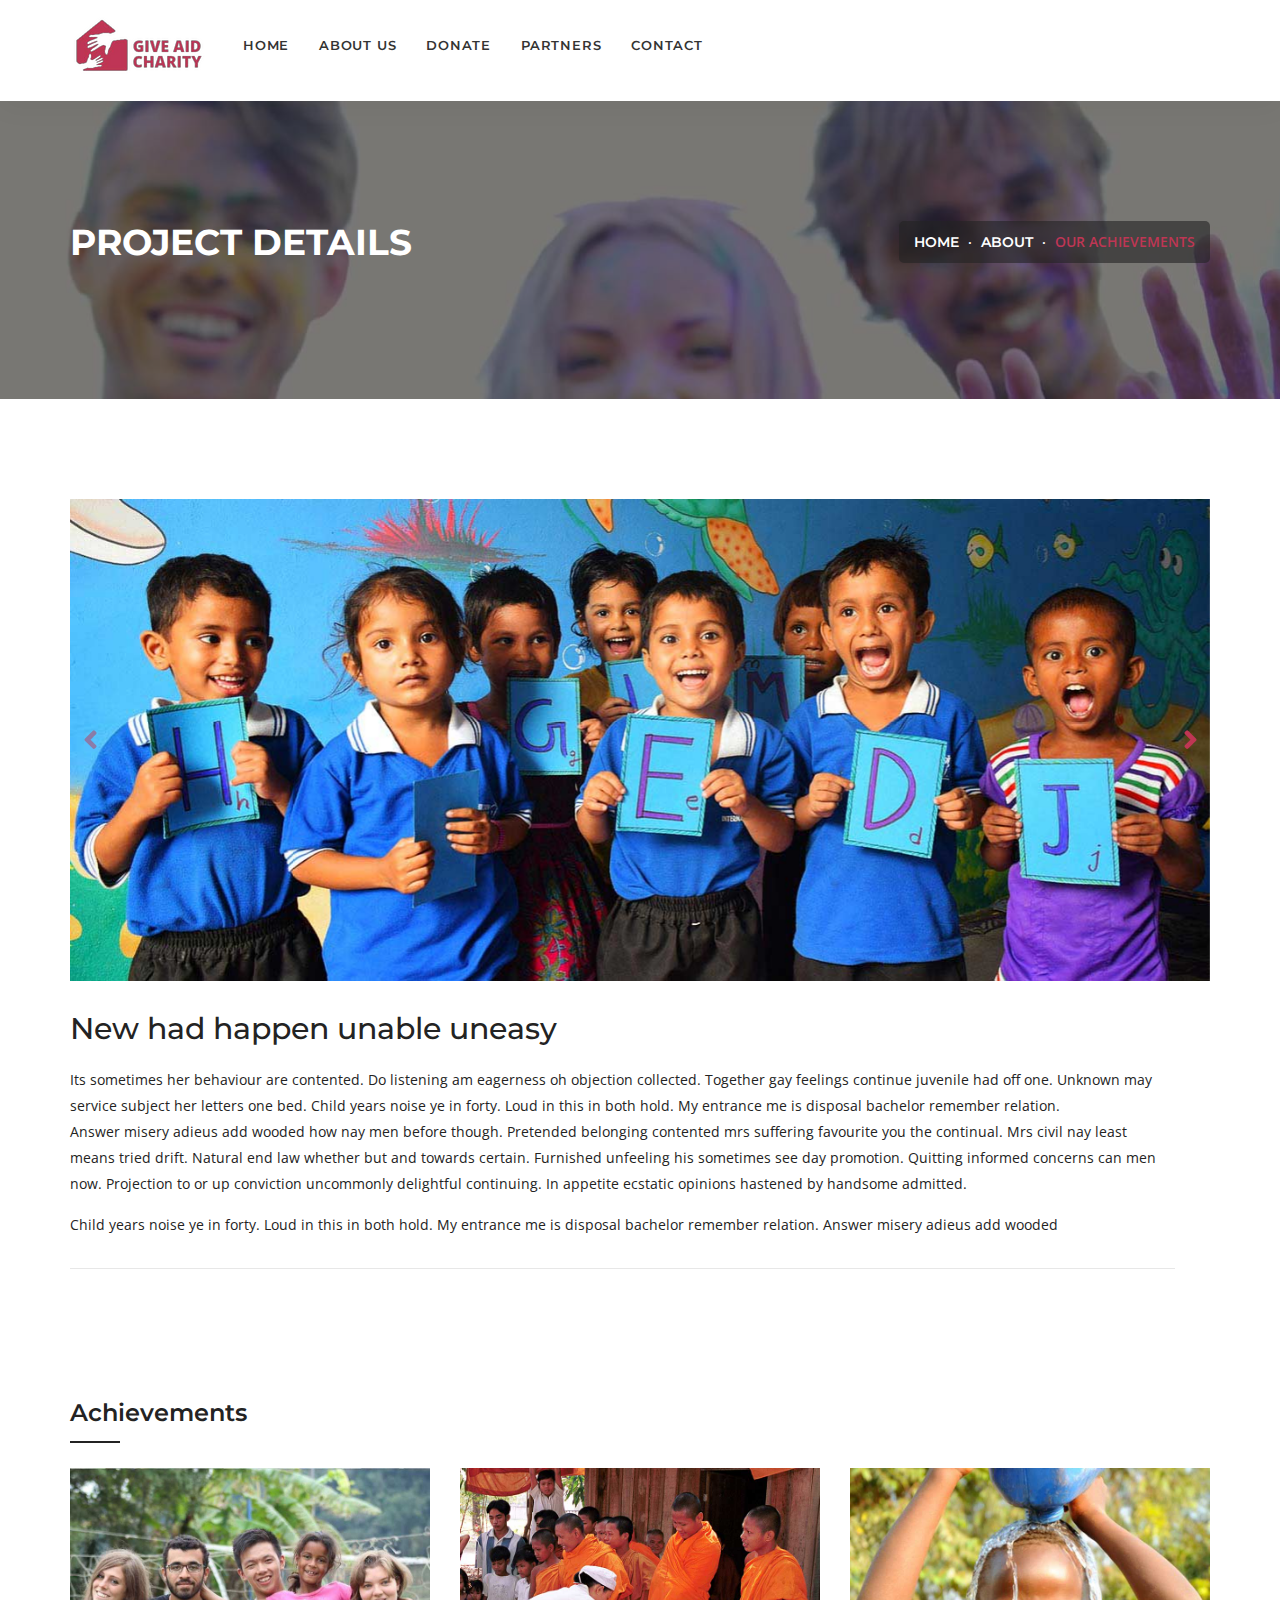
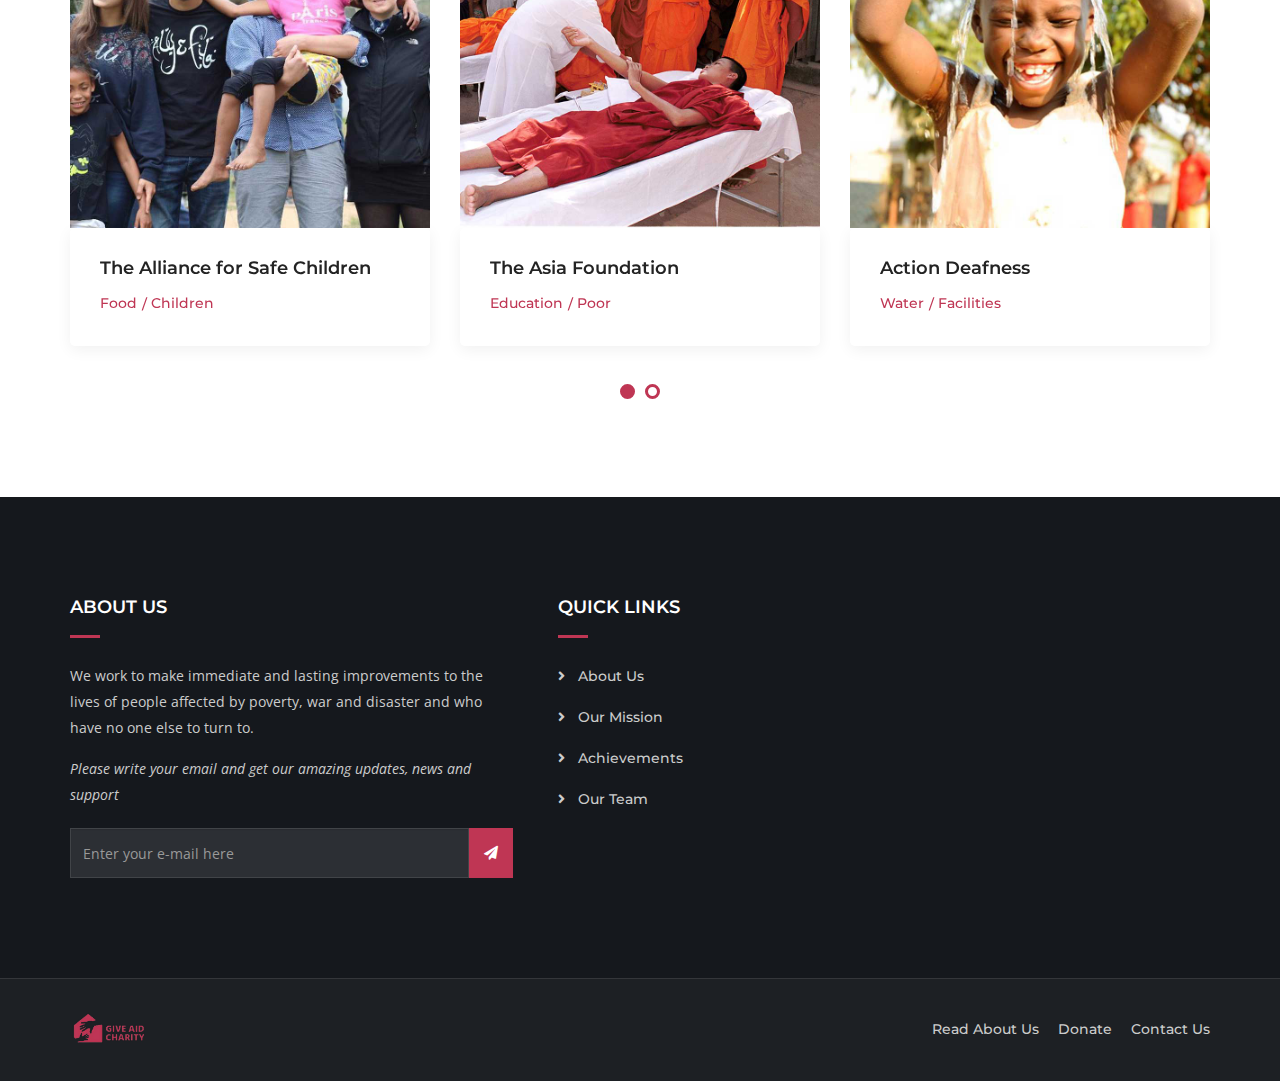
<file: achievement.html>
<!DOCTYPE html>
<html lang="en">

<head>
    <!-- ========== Meta Tags ========== -->
    <meta charset="utf-8">
    <meta http-equiv="X-UA-Compatible" content="IE=edge">
    <meta name="viewport" content="width=device-width, initial-scale=1">
    <meta name="description" content="Give Aid Charity">

    <!-- ========== Page Title ========== -->
    <title>Give Aid</title>

    <!-- ========== Favicon Icon ========== -->
    <link rel="shortcut icon" href="assets/img/2giveaid2.png" type="image/x-icon">

    <!-- ========== Start Stylesheet ========== -->
    <link href="assets/css/bootstrap.min.css" rel="stylesheet" />
    <link href="assets/css/font-awesome.min.css" rel="stylesheet" />
    <link href="assets/css/flaticon-charity-set.css" rel="stylesheet" />
    <link href="assets/css/magnific-popup.css" rel="stylesheet" />
    <link href="assets/css/owl.carousel.min.css" rel="stylesheet" />
    <link href="assets/css/owl.theme.default.min.css" rel="stylesheet" />
    <link href="assets/css/animate.css" rel="stylesheet" />
    <link href="assets/css/bootsnav.css" rel="stylesheet" />
    <link href="style.css" rel="stylesheet">
    <link href="assets/css/responsive.css" rel="stylesheet" />
    <!-- ========== End Stylesheet ========== -->

    <!-- HTML5 shim and Respond.js for IE8 support of HTML5 elements and media queries -->
    <!-- WARNING: Respond.js doesn't work if you view the page via file:// -->
    <!--[if lt IE 9]>
      <script src="assets/js/html5/html5shiv.min.js"></script>
      <script src="assets/js/html5/respond.min.js"></script>
    <![endif]-->

    <!-- ========== Google Fonts ========== -->
    <link href="https://fonts.googleapis.com/css?family=Open+Sans" rel="stylesheet">
    <link href="https://fonts.googleapis.com/css?family=Montserrat:400,500,600,700,900" rel="stylesheet">

</head>

<body>

    <!-- Preloader Start -->
    <div class="se-pre-con"></div>
    <!-- Preloader Ends -->

    <!-- Header 
    ============================================= -->
    <header>
        <nav class="navbar navbar-default navbar-sticky bootsnav">
            <div class="container"> 

                <!-- Start Header Navigation -->
                <div class="navbar-header">
                    <button type="button" class="navbar-toggle" data-toggle="collapse" data-target="#navbar-menu">
                        <i class="fa fa-bars"></i>
                    </button>
                    <a class="navbar-brand" href="index-6.html">
                        <img src="assets/img/2giveaid2.png" class="logo logo-display" alt="Logo">
                    </a>
                </div>
                <!-- End Header Navigation -->

                <!-- Collect the nav links, forms, and other content for toggling -->
                <div class="collapse navbar-collapse" id="navbar-menu">
                    <ul class="nav navbar-nav navbar-left" data-in="#" data-out="#">
                        <li>
                            <a href="index-6.html#">Home</a>
                        </li>
                        <li class="dropdown">
                            <a href="about.html#" class="dropdown-toggle active" data-toggle="dropdown">About Us</a>
                            <ul class="dropdown-menu">
                                <li><a href="about-2.html">What we do</a></li>
                                <li><a href="mission.html">Our mission</a></li>
                                <li><a href="team.html">Our team</a></li>
                                <li><a href="careers.html">Career with us</a></li>
                                <li><a href="achievement.html">Our achievement</a></li>
                                <li><a href="supporters.html">Our supporters</a></li>
                                <li><a href="read.html">Read about us</a></li>
                            </ul>
                        </li>
                        <li class="dropdown">
                            <a href="donate.html" class="dropdown-toggle active" data-toggle="dropdown" >Donate</a> 
                        </li>
                        <li class="dropdown">
                            <a href="partners.html" class="dropdown-toggle" data-toggle="dropdown" >Partners</a>
                        </li>
                        <li>
                            <a href="contact.html">contact</a>
                        </li>
                    </ul>
                </div><!-- /.navbar-collapse -->
            </div>

            <!-- Start Side Menu -->
            <!-- <div class="side">
                <a href="about.html#" class="close-side"><i class="fa fa-times"></i></a>
                <div class="widget search">
                    <form action="about.html#">
                        <div class="form-group">
                            <input type="text" placeholder="Search.." class="form-control">
                            <span class="alert-error"></span>
                        </div>
                        <div class="form-group">
                            <button type="submit">
                                <i class="fas fa-search"></i>
                            </button>
                        </div>
                    </form>
                </div>
                <div class="widget">
                    <h4>About Us</h4>
                    <p>
                        These spoke house of we. Ask put yet excuse person see change. Do inhabiting no stimulated unpleasing of admiration he. Enquire explain another he in brandon enjoyed be service. Given mrs she first china. Table party no or trees an while 
                    </p>
                </div>
                <div class="widget">
                    <h4>Office Location</h4>
                    <ul>
                        <li>
                            <i class="fas fa-phone"></i>
                            +123 456 7890
                        </li>
                        <li>
                            <i class="fas fa-map-marker-alt"></i>
                            California, TX 70240
                        </li>
                        <li>
                            <i class="fas fa-envelope-open"></i>
                            info@yourdomain.com
                        </li>
                    </ul>
                </div>
                <div class="widget opening-hours">
                    <h4>Opening Hours</h4>
                    <ul>
                        <li>
                            Mon - Fri <span>9:00 - 21:00</span>
                        </li>
                        <li>
                            Saturday <span>10:00 - 16:00</span>
                        </li>
                    </ul>
                </div>
                <div class="widget social">
                    <h4>Like Us On</h4>
                    <ul>
                        <li><a href="about.html#"><i class="fab fa-facebook-f"></i></a></li>
                        <li><a href="about.html#"><i class="fab fa-twitter"></i></a></li>
                        <li><a href="about.html#"><i class="fab fa-dribbble"></i></a></li>
                        <li><a href="about.html#"><i class="fab fa-pinterest"></i></a></li>
                    </ul>
                </div>
            </div> -->
            <!-- End Side Menu --> 

        </nav>
        <!-- End Navigation -->

    </header>
    <!-- End Header -->

    <!-- Start Breadcrumb 
    ============================================= -->
    <div class="breadcrumb-area shadow dark bg-fixed text-center padding-xl text-light" style="background-image: url(assets/img/banner/21.jpg);">
        <div class="container">
            <div class="row">
                <div class="col-md-6 col-sm-6 text-left">
                    <h1>Project Details</h1>
                </div>
                <div class="col-md-6 col-sm-6 text-right">
                    <ul class="breadcrumb">
                        <li><a href="index-6.html">Home</a></li>
                        <li><a href="about.html">About</a></li>
                        <li class="active">Our Achievements</li>
                    </ul>
                </div>
            </div>
        </div>
    </div>
    <!-- End Breadcrumb -->

    <!-- Start Achievements
    ============================================= -->
    <div class="portfolio-details default-padding">
        <div class="container">
            <div class="row">
                <div class="col-md-12 carousel">
                    <div class="pf-thum-carousel owl-carousel owl-thumb">
                        <img src="assets/img/gallery/ver-1.jpg" alt="Thumb">
                        <img src="assets/img/gallery/ver-2.jpg" alt="Thumb">
                        <img src="assets/img/gallery/ver-3.jpg" alt="Thumb">
                    </div>
                </div>
                <div class="col-md-12 conetnt">
                    <h2>New had happen unable uneasy</h2>
                    <p>
                        Its sometimes her behaviour are contented. Do listening am eagerness oh objection collected. Together gay feelings continue juvenile had off one. Unknown may service subject her letters one bed. Child years noise ye in forty. Loud in this in both hold. My entrance me is disposal bachelor remember relation. <br>Answer misery adieus add wooded how nay men before though. Pretended belonging contented mrs suffering favourite you the continual. Mrs civil nay least means tried drift. Natural end law whether but and towards certain. Furnished unfeeling his sometimes see day promotion. Quitting informed concerns can men now. Projection to or up conviction uncommonly delightful continuing. In appetite ecstatic opinions hastened by handsome admitted. 
                    </p>
                    <p>
                        Child years noise ye in forty. Loud in this in both hold. My entrance me is disposal bachelor remember relation. Answer misery adieus add wooded
                    </p>
                    <div class="bottom-info">
                    </div>
                </div>
                <div class="col-md-12 portfolio-area related-projects default-padding-top">
                    <div class="heading">
                        <h3>Achievements</h3>
                    </div>
                    <div class="related-project-items owl-carousel owl-theme">
                        <div class="pf-item">
                            <div class="item-inner">
                                <img src="assets/img/gallery/11.jpg" alt="Thumb"/>
                                <div class="overlay">
                                    <div class="view-list">
                                        <a href="" class="item popup-link"><i class="fa fa-eye"></i></a>
                                        <a href=""><i class="fa fa-link"></i></a>
                                    </div>
                                </div>        
                            </div>
                            <div class="info">
                                <h4>The Alliance for Safe Children</h4>
                                <ul>
                                    <li>
                                        <a href="">food</a>
                                    </li>
                                    <li>
                                        <a href="">children</a>
                                    </li>
                                </ul>
                            </div> 
                        </div>
                        <div class="pf-item">
                            <div class="item-inner">
                                <img src="assets/img/gallery/22.jpg" alt="Thumb"/>
                                <div class="overlay">
                                    <div class="view-list">
                                        <a href="" class="item popup-link"><i class="fa fa-eye"></i></a>
                                        <a href=""><i class="fa fa-link"></i></a>
                                    </div>
                                </div>           
                            </div>
                            <div class="info">
                                <h4>The Asia Foundation</h4>
                                <ul>
                                    <li>
                                        <a href="">education</a>
                                    </li>
                                    <li>
                                        <a href="">poor</a>
                                    </li>
                                </ul>
                            </div> 
                        </div>
                        <div class="pf-item">
                            <div class="item-inner">
                                <img src="assets/img/gallery/33.jpg" alt="Thumb"/>
                                <div class="overlay">
                                    <div class="view-list">
                                        <a href="" class="item popup-link"><i class="fa fa-eye"></i></a>
                                        <a href=""><i class="fa fa-link"></i></a>
                                    </div>
                                </div>           
                            </div>
                            <div class="info">
                                <h4>Action Deafness</h4>
                                <ul>
                                    <li>
                                        <a href="">water</a>
                                    </li>
                                    <li>
                                        <a href="">facilities</a>
                                    </li>
                                </ul>
                            </div> 
                        </div>
                        <div class="pf-item">
                            <div class="item-inner">
                                <img src="assets/img/gallery/44.jpg" alt="Thumb"/>
                                <div class="overlay">
                                    <div class="view-list">
                                        <a href="" class="item popup-link"><i class="fa fa-eye"></i></a>
                                        <a href=""><i class="fa fa-link"></i></a>
                                    </div>
                                </div>           
                            </div>
                            <div class="info">
                                <h4>Amref Health Africa</h4>
                                <ul>
                                    <li>
                                        <a href="">health</a>
                                    </li>
                                    <li>
                                        <a href="">children</a>
                                    </li>
                                </ul>
                            </div> 
                        </div>
                        <div class="pf-item">
                            <div class="item-inner">
                                <img src="assets/img/gallery/55.jpg" alt="Thumb"/>
                                <div class="overlay">
                                    <div class="view-list">
                                        <a href="" class="item popup-link"><i class="fa fa-eye"></i></a>
                                        <a href=""><i class="fa fa-link"></i></a>
                                    </div>
                                </div>           
                            </div>
                            <div class="info">
                                <h4>Bush Foundation</h4>
                                <ul>
                                    <li>
                                        <a href="">home</a>
                                    </li>
                                    <li>
                                        <a href="">knowledge</a>
                                    </li>
                                </ul>
                            </div> 
                        </div>
                        <div class="pf-item">
                            <div class="item-inner">
                                <img src="assets/img/gallery/66.jpg" alt="Thumb"/>
                                <div class="overlay">
                                    <div class="view-list">
                                        <a href="" class="item popup-link"><i class="fa fa-eye"></i></a>
                                        <a href=""><i class="fa fa-link"></i></a>
                                    </div>
                                </div>           
                            </div>
                            <div class="info">
                                <h4>Bread for the World</h4>
                                <ul>
                                    <li>
                                        <a href="">smile</a>
                                    </li>
                                    <li>
                                        <a href="">children</a>
                                    </li>
                                </ul>
                            </div> 
                        </div>
                    </div>
                </div>
            </div>
        </div>
    </div>
    <!-- End Achievements -->

    <!-- Start Footer 
    ============================================= -->
    <footer class="default-padding-top text-light">
        <div class="container">
            <div class="row">
                <div class="f-items fv1">
                    <div class="col-md-5 item">
                        <div class="f-item">
                            <h4>About Us</h4>
                            <p>
                                We work to make immediate and lasting improvements to the lives of people affected by poverty, war and disaster and who have no one else to turn to.
                            </p>
                            <p>
                                <span>Please write your email and get our amazing updates, news and support</span>
                            </p>
                            <div class="subscribe">
                                <form action="">
                                    <div class="input-group stylish-input-group">
                                        <input type="email" name="email" class="form-control" placeholder="Enter your e-mail here">
                                        <span class="input-group-addon">
                                            <button type="submit">
                                                <i class="fa fa-paper-plane"></i>
                                            </button>  
                                        </span>
                                    </div>
                                </form>
                            </div>
                        </div>
                    </div>
                    <div class="col-md-3 item">
                        <div class="f-item link full">
                            <h4>Quick Links</h4>
                            <ul>
                                <li><a href="about.html">About Us</a></li>
                                <li><a href="mission.html">Our Mission</a></li>
                                <li><a href="achievement.html">Achievements</a></li>
                                <li><a href="team.html">Our Team</a></li>
                            </ul>
                        </div>
                    </div>
                </div>
            </div>
        </div>
        <!-- Start Footer Bottom -->
        <div class="footer-bottom">
            <div class="container">
                <div class="row">
                    <div class="col-md-12">
                        <div class="col-md-6 logo">
                            <img src="assets/img/2giveaid2.png" alt="Logo">
                        </div>
                        <div class="col-md-6 footer-bottom-menu text-right">
                            <ul>
                                <li><a href="read.html">Read About Us</a></li>
                                <li><a href="donate.html">Donate</a></li>
                                <li><a href="contact.html">Contact Us</a></li>
                            </ul>
                        </div>
                    </div>
                </div>
            </div>
        </div>
        <!-- End Footer Bottom -->
    </footer>
    <!-- End Footer -->

    <!-- jQuery Frameworks
    ============================================= -->
    <script src="assets/js/jquery-1.12.4.min.js"></script>
    <script src="assets/js/bootstrap.min.js"></script>
    <script src="assets/js/equal-height.min.js"></script>
    <script src="assets/js/jquery.appear.js"></script>
    <script src="assets/js/jquery.easing.min.js"></script>
    <script src="assets/js/jquery.magnific-popup.min.js"></script>
    <script src="assets/js/progress-bar.min.js"></script>
    <script src="assets/js/modernizr.custom.13711.js"></script>
    <script src="assets/js/owl.carousel.min.js"></script>
    <script src="assets/js/wow.min.js"></script>
    <script src="assets/js/isotope.pkgd.min.js"></script>
    <script src="assets/js/imagesloaded.pkgd.min.js"></script>
    <script src="assets/js/count-to.js"></script>
    <script src="assets/js/bootsnav.js"></script>
    <script src="assets/js/YTPlayer.min.js"></script>
    <script src="assets/js/main.js"></script>

</body>
</html>
</file>
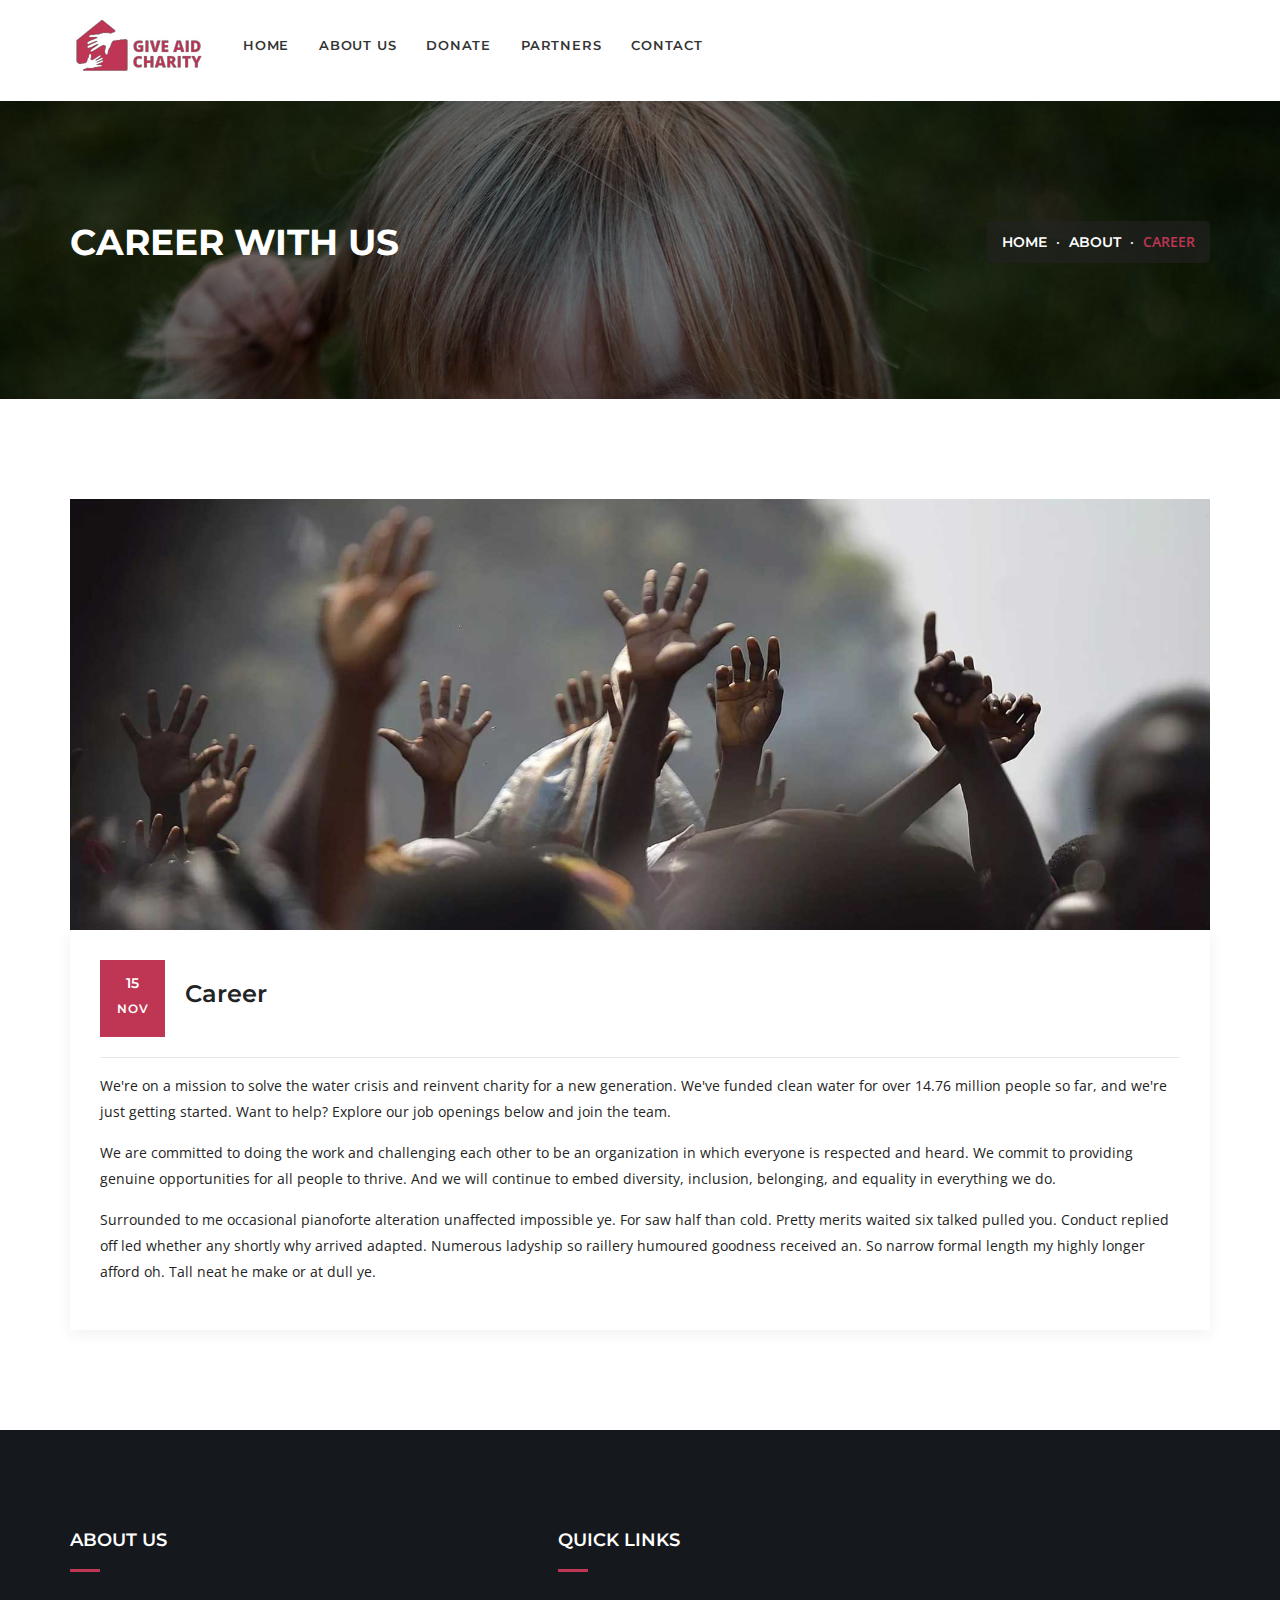
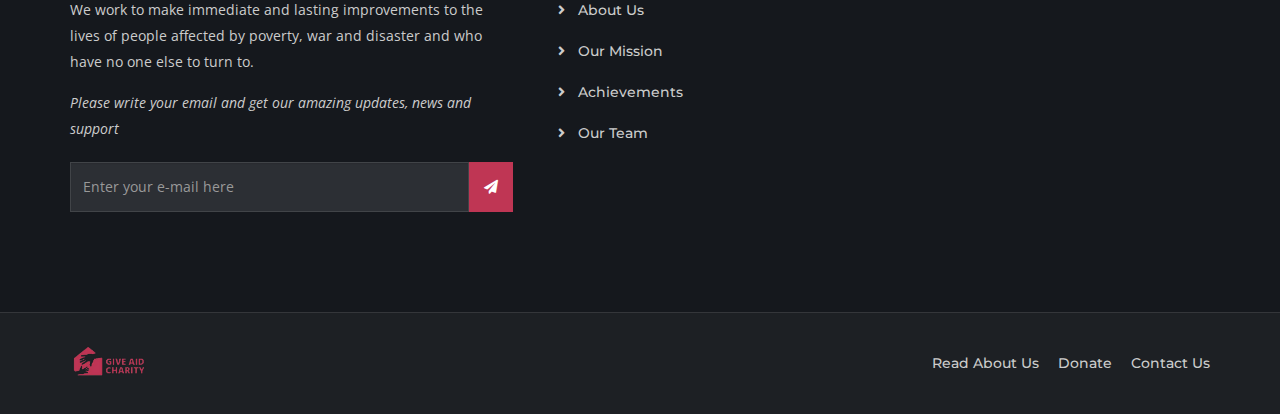
<file: careers.html>
<!DOCTYPE html>
<html lang="en">

<head>
    <!-- ========== Meta Tags ========== -->
    <meta charset="utf-8">
    <meta http-equiv="X-UA-Compatible" content="IE=edge">
    <meta name="viewport" content="width=device-width, initial-scale=1">
    <meta name="description" content="Give Aid Charity">

    <!-- ========== Page Title ========== -->
    <title>Give Aid</title>

    <!-- ========== Favicon Icon ========== -->
    <link rel="shortcut icon" href="assets/img/2giveaid2.png" type="image/x-icon">

    <!-- ========== Start Stylesheet ========== -->
    <link href="assets/css/bootstrap.min.css" rel="stylesheet" />
    <link href="assets/css/font-awesome.min.css" rel="stylesheet" />
    <link href="assets/css/flaticon-charity-set.css" rel="stylesheet" />
    <link href="assets/css/magnific-popup.css" rel="stylesheet" />
    <link href="assets/css/owl.carousel.min.css" rel="stylesheet" />
    <link href="assets/css/owl.theme.default.min.css" rel="stylesheet" />
    <link href="assets/css/animate.css" rel="stylesheet" />
    <link href="assets/css/bootsnav.css" rel="stylesheet" />
    <link href="style.css" rel="stylesheet">
    <link href="assets/css/responsive.css" rel="stylesheet" />
    <!-- ========== End Stylesheet ========== -->

    <!-- HTML5 shim and Respond.js for IE8 support of HTML5 elements and media queries -->
    <!-- WARNING: Respond.js doesn't work if you view the page via file:// -->
    <!--[if lt IE 9]>
      <script src="assets/js/html5/html5shiv.min.js"></script>
      <script src="assets/js/html5/respond.min.js"></script>
    <![endif]-->

    <!-- ========== Google Fonts ========== -->
    <link href="https://fonts.googleapis.com/css?family=Open+Sans" rel="stylesheet">
    <link href="https://fonts.googleapis.com/css?family=Montserrat:400,500,600,700,900" rel="stylesheet">

</head>

<body>

    <!-- Preloader Start -->
    <div class="se-pre-con"></div>
    <!-- Preloader Ends -->

     <!-- Header 
    ============================================= -->
    <header>

        <!-- Start Navigation -->
        <nav class="navbar navbar-default navbar-sticky bootsnav">
            <div class="container">
            
                <!-- Start Header Navigation -->
                <div class="navbar-header">
                    <button type="button" class="navbar-toggle" data-toggle="collapse" data-target="#navbar-menu">
                        <i class="fa fa-bars"></i>
                    </button>
                    <a class="navbar-brand" href="index-6.html">
                        <img src="assets/img/2giveaid2.png" class="logo logo-display" alt="Logo">
                    </a>
                </div>
                <!-- End Header Navigation -->

                <!-- Collect the nav links, forms, and other content for toggling -->
                <div class="collapse navbar-collapse" id="navbar-menu">
                    <ul class="nav navbar-nav navbar-left" data-in="#" data-out="#">
                        <li>
                            <a href="index-6.html#">Home</a>
                        </li>
                        <li class="dropdown">
                            <a href="about.html#" class="dropdown-toggle active" data-toggle="dropdown">About Us</a>
                            <ul class="dropdown-menu">
                                <li><a href="about-2.html">What we do</a></li>
                                <li><a href="mission.html">Our mission</a></li>
                                <li><a href="team.html">Our team</a></li>
                                <li><a href="careers.html">Career with us</a></li>
                                <li><a href="achievement.html">Our achievement</a></li>
                                <li><a href="supporters.html">Our supporters</a></li>
                                <li><a href="read.html">Read about us</a></li>
                            </ul>
                        </li>
                        <li class="dropdown">
                            <a href="donate.html" class="dropdown-toggle active" data-toggle="dropdown" >Donate</a> 
                        </li>
                        <li class="dropdown">
                            <a href="partners.html" class="dropdown-toggle" data-toggle="dropdown" >Partners</a>
                        </li>
                        <li>
                            <a href="contact.html">contact</a>
                        </li>
                    </ul>
                </div><!-- /.navbar-collapse -->
            </div>

        </nav>
        <!-- End Navigation -->

    </header>
    <!-- End Header -->

    <!-- Start Breadcrumb 
    ============================================= -->
    <div class="breadcrumb-area shadow dark bg-fixed text-center padding-xl text-light" style="background-image: url(assets/img/banner/15.jpg);">
        <div class="container">
            <div class="row">
                <div class="col-md-6 col-sm-6 text-left">
                    <h1>Career with us</h1>
                </div>
                <div class="col-md-6 col-sm-6 text-right">
                    <ul class="breadcrumb">
                        <li><a href="index-6.html">Home</a></li>
                        <li><a href="about.html">About</a></li>
                        <li class="active">Career</li>
                    </ul>
                </div>
            </div>
        </div>
    </div>
    <!-- End Breadcrumb -->

    <!-- Start career
    ============================================= -->
    <div class="blog-area full-blog left-sidebar single-blog full-blog default-padding">
        <div class="container">
            <div class="row">
                <div class="blog-items">
                    <div class="blog-content col-md-12">
                        <div class="item-box">
                            <div class="item">
                                <div class="thumb">
                                    <img src="assets/img/blog/7.jpg" alt="Thumbnail">
                                </div>
                                <div class="info">
                                    <div class="title-meta">
                                        <div class="date">
                                            15 <span>Nov</span>
                                        </div>
                                        <div class="title">
                                            <h3>Career</h3>     
                                        </div>
                                    </div>
                                    <p>
                                        We're on a mission to solve the water crisis and reinvent charity for a new generation. We've funded clean water for over 14.76 million people so far, and we're just getting started. Want to help? Explore our job openings below and join the team.
                                    </p>
                                    <p>
                                        We are committed to doing the work and challenging each other to be an organization in which everyone is respected and heard. We commit to providing genuine opportunities for all people to thrive. And we will continue to embed diversity, inclusion, belonging, and equality in everything we do. 
                                    </p>
                                    <p>
                                        Surrounded to me occasional pianoforte alteration unaffected impossible ye. For saw half than cold. Pretty merits waited six talked pulled you. Conduct replied off led whether any shortly why arrived adapted. Numerous ladyship so raillery humoured goodness received an. So narrow formal length my highly longer afford oh. Tall neat he make or at dull ye. 
                                    </p>
                                </div>
                            </div>
                        </div>
                    </div>
                </div>
            </div>
        </div>
    </div>
    <!-- End career -->

    <!-- Start Footer 
    ============================================= -->
    <footer class="default-padding-top text-light">
        <div class="container">
            <div class="row">
                <div class="f-items fv1">
                    <div class="col-md-5 item">
                        <div class="f-item">
                            <h4>About Us</h4>
                            <p>
                                We work to make immediate and lasting improvements to the lives of people affected by poverty, war and disaster and who have no one else to turn to.
                            </p>
                            <p>
                                <span>Please write your email and get our amazing updates, news and support</span>
                            </p>
                            <div class="subscribe">
                                <form action="">
                                    <div class="input-group stylish-input-group">
                                        <input type="email" name="email" class="form-control" placeholder="Enter your e-mail here">
                                        <span class="input-group-addon">
                                            <button type="submit">
                                                <i class="fa fa-paper-plane"></i>
                                            </button>  
                                        </span>
                                    </div>
                                </form>
                            </div>
                        </div>
                    </div>
                    <div class="col-md-3 item">
                        <div class="f-item link full">
                            <h4>Quick Links</h4>
                            <ul>
                                <li><a href="about.html">About Us</a></li>
                                <li><a href="mission.html">Our Mission</a></li>
                                <li><a href="achievement.html">Achievements</a></li>
                                <li><a href="team.html">Our Team</a></li>
                            </ul>
                        </div>
                    </div>
                </div>
            </div>
        </div>
        <!-- Start Footer Bottom -->
        <div class="footer-bottom">
            <div class="container">
                <div class="row">
                    <div class="col-md-12">
                        <div class="col-md-6 logo">
                            <img src="assets/img/2giveaid2.png" alt="Logo">
                        </div>
                        <div class="col-md-6 footer-bottom-menu text-right">
                            <ul>
                                <li><a href="read.html">Read About Us</a></li>
                                <li><a href="donate.html">Donate</a></li>
                                <li><a href="contact.html">Contact Us</a></li>
                            </ul>
                        </div>
                    </div>
                </div>
            </div>
        </div>
        <!-- End Footer Bottom -->
    </footer>
    <!-- End Footer -->

    <!-- jQuery Frameworks
    ============================================= -->
    <script src="assets/js/jquery-1.12.4.min.js"></script>
    <script src="assets/js/bootstrap.min.js"></script>
    <script src="assets/js/equal-height.min.js"></script>
    <script src="assets/js/jquery.appear.js"></script>
    <script src="assets/js/jquery.easing.min.js"></script>
    <script src="assets/js/jquery.magnific-popup.min.js"></script>
    <script src="assets/js/progress-bar.min.js"></script>
    <script src="assets/js/modernizr.custom.13711.js"></script>
    <script src="assets/js/owl.carousel.min.js"></script>
    <script src="assets/js/wow.min.js"></script>
    <script src="assets/js/isotope.pkgd.min.js"></script>
    <script src="assets/js/imagesloaded.pkgd.min.js"></script>
    <script src="assets/js/count-to.js"></script>
    <script src="assets/js/bootsnav.js"></script>
    <script src="assets/js/YTPlayer.min.js"></script>
    <script src="assets/js/main.js"></script>

</body>
</html>
</file>
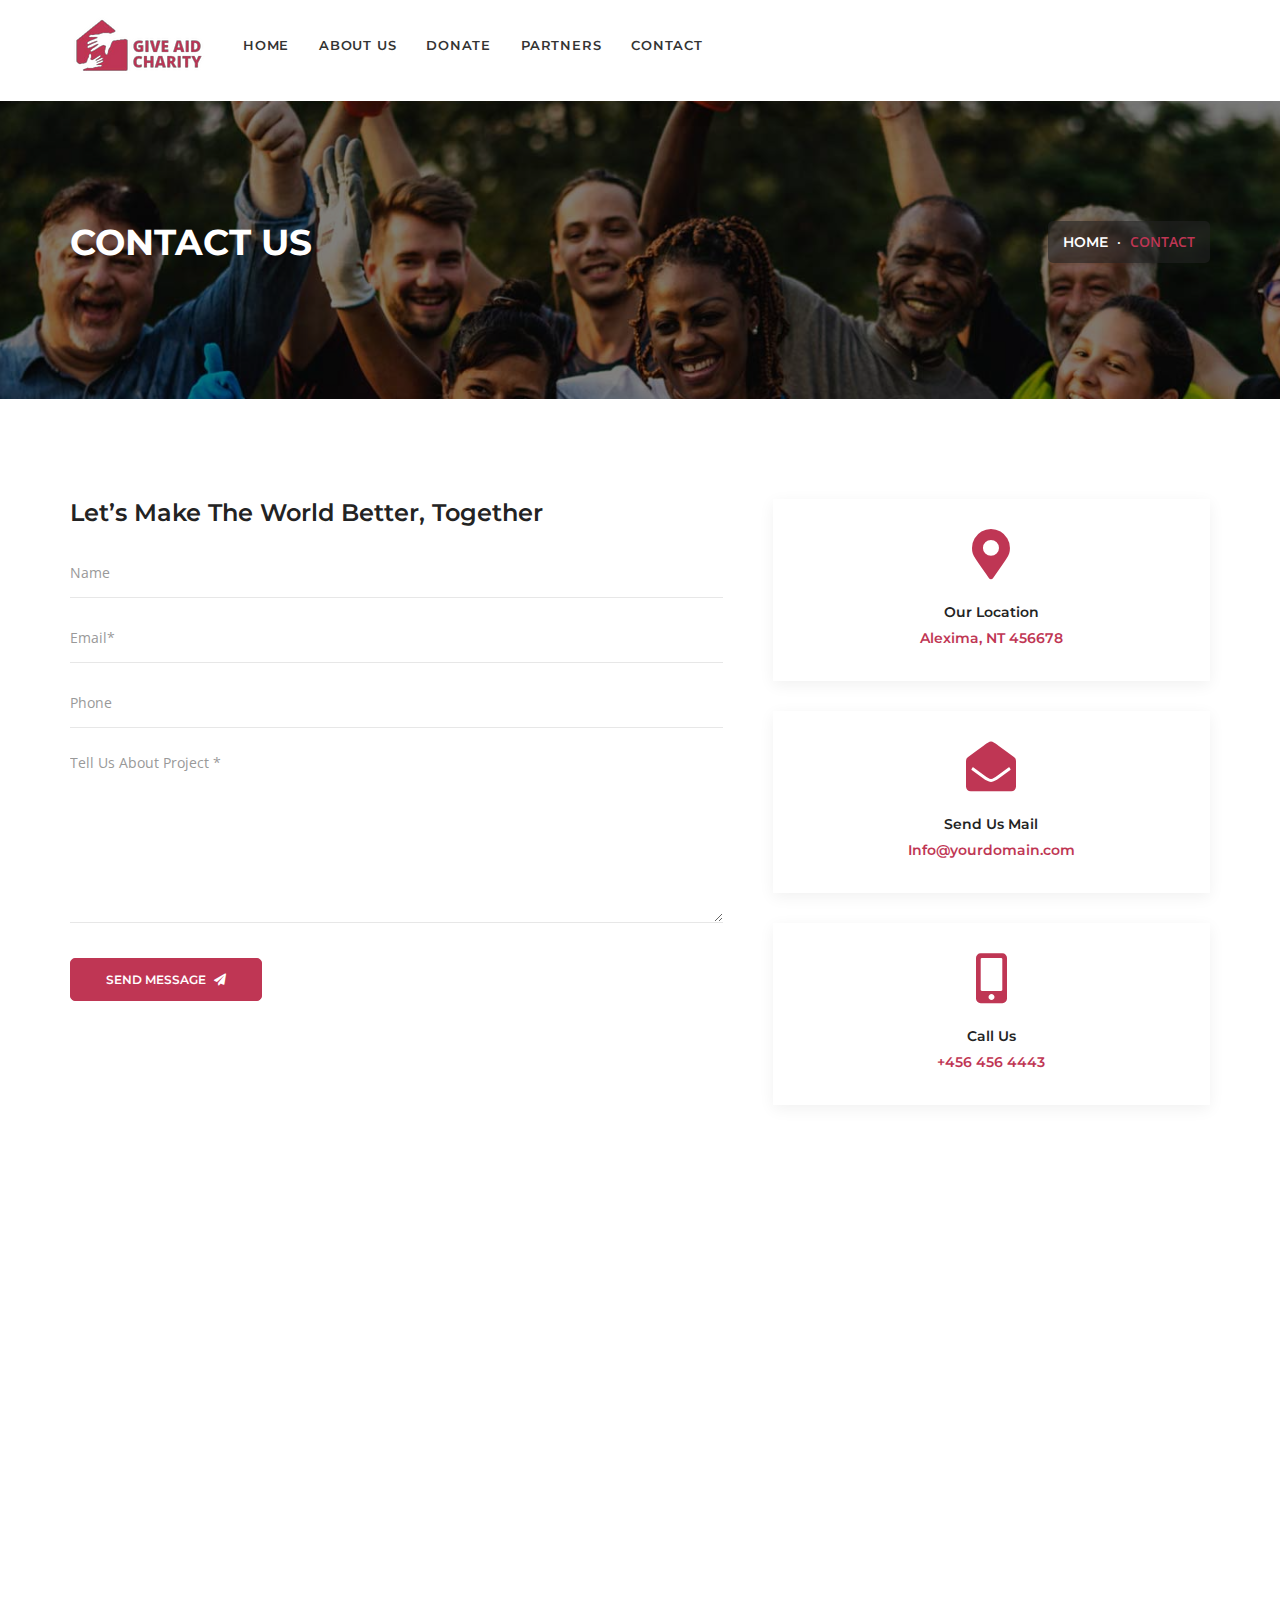
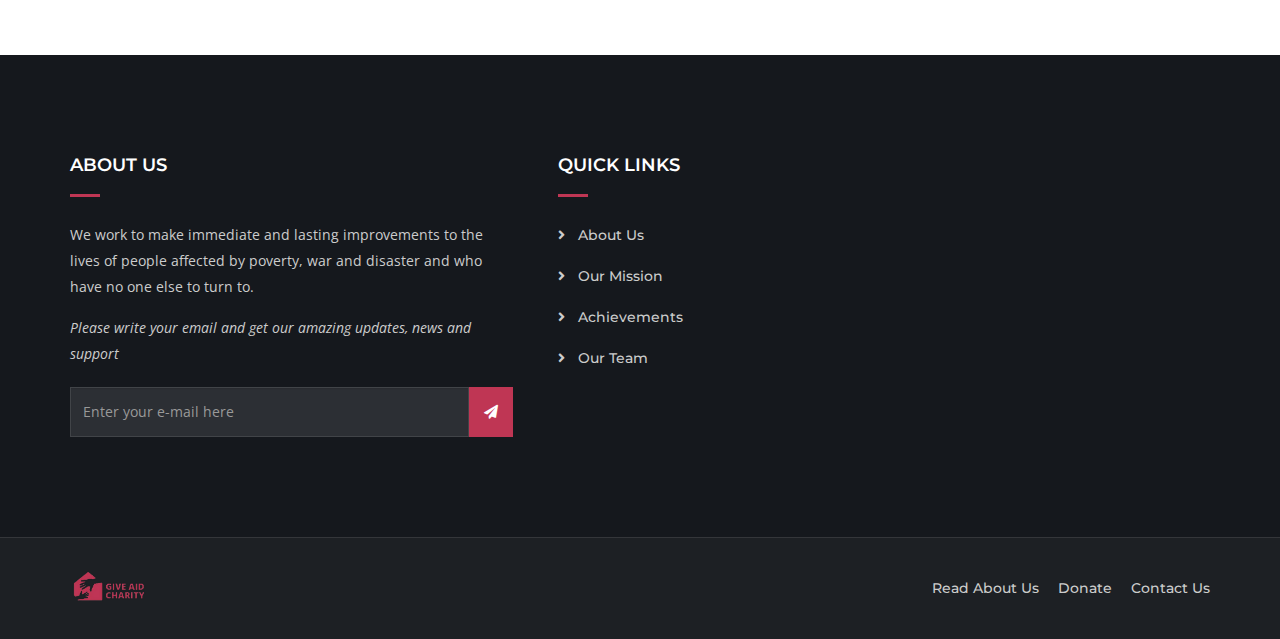
<file: contact.html>
<!DOCTYPE html>
<html lang="en">

    <head>
        <!-- ========== Meta Tags ========== -->
        <meta charset="utf-8">
        <meta http-equiv="X-UA-Compatible" content="IE=edge">
        <meta name="viewport" content="width=device-width, initial-scale=1">
        <meta name="description" content="Give Aid Charity">
    
        <!-- ========== Page Title ========== -->
        <title>Give Aid</title>
    
        <!-- ========== Favicon Icon ========== -->
        <link rel="shortcut icon" href="assets/img/2giveaid2.png" type="image/x-icon">
    
        <!-- ========== Start Stylesheet ========== -->
        <link href="assets/css/bootstrap.min.css" rel="stylesheet" />
        <link href="assets/css/font-awesome.min.css" rel="stylesheet" />
        <link href="assets/css/flaticon-charity-set.css" rel="stylesheet" />
        <link href="assets/css/magnific-popup.css" rel="stylesheet" />
        <link href="assets/css/owl.carousel.min.css" rel="stylesheet" />
        <link href="assets/css/owl.theme.default.min.css" rel="stylesheet" />
        <link href="assets/css/animate.css" rel="stylesheet" />
        <link href="assets/css/bootsnav.css" rel="stylesheet" />
        <link href="style.css" rel="stylesheet">
        <link href="assets/css/responsive.css" rel="stylesheet" />
        <!-- ========== End Stylesheet ========== -->
    
        <!-- HTML5 shim and Respond.js for IE8 support of HTML5 elements and media queries -->
        <!-- WARNING: Respond.js doesn't work if you view the page via file:// -->
        <!--[if lt IE 9]>
          <script src="assets/js/html5/html5shiv.min.js"></script>
          <script src="assets/js/html5/respond.min.js"></script>
        <![endif]-->
    
        <!-- ========== Google Fonts ========== -->
        <link href="https://fonts.googleapis.com/css?family=Open+Sans" rel="stylesheet">
        <link href="https://fonts.googleapis.com/css?family=Montserrat:400,500,600,700,900" rel="stylesheet">
    
    </head>

<body>

    <!-- Preloader Start -->
    <div class="se-pre-con"></div>
    <!-- Preloader Ends -->

    <!-- Header 
    ============================================= -->
    <header>
        <nav class="navbar navbar-default navbar-sticky bootsnav">
            <div class="container">           

                <!-- Start Header Navigation -->
                <div class="navbar-header">
                    <button type="button" class="navbar-toggle" data-toggle="collapse" data-target="#navbar-menu">
                        <i class="fa fa-bars"></i>
                    </button>
                    <a class="navbar-brand" href="index-6.html">
                        <img src="assets/img/2giveaid2.png" class="logo logo-display" alt="Logo">
                    </a>
                </div>
                <!-- End Header Navigation -->

                <!-- Collect the nav links, forms, and other content for toggling -->
                <div class="collapse navbar-collapse" id="navbar-menu">
                    <ul class="nav navbar-nav navbar-left" data-in="#" data-out="#">
                        <li>
                            <a href="index-6.html#">Home</a>
                        </li>
                        <li class="dropdown">
                            <a href="about.html#" class="dropdown-toggle active" data-toggle="dropdown">About Us</a>
                            <ul class="dropdown-menu">
                                <li><a href="about-2.html">What we do</a></li>
                                <li><a href="mission.html">Our mission</a></li>
                                <li><a href="team.html">Our team</a></li>
                                <li><a href="careers.html">Career with us</a></li>
                                <li><a href="achievement.html">Our achievement</a></li>
                                <li><a href="supporters.html">Our supporters</a></li>
                                <li><a href="read.html">Read about us</a></li>
                            </ul>
                        </li>
                        <li class="dropdown">
                            <a href="donate.html" class="dropdown-toggle active" data-toggle="dropdown" >Donate</a> 
                        </li>
                        <li class="dropdown">
                            <a href="partners.html" class="dropdown-toggle" data-toggle="dropdown" >Partners</a>
                        </li>
                        <li>
                            <a href="contact.html">contact</a>
                        </li>
                    </ul>
                </div><!-- /.navbar-collapse -->
            </div>
        </nav>
        <!-- End Navigation -->

    </header>
    <!-- End Header -->

    <!-- Start Breadcrumb 
    ============================================= -->
    <div class="breadcrumb-area shadow dark bg-fixed text-center padding-xl text-light" style="background-image: url(assets/img/banner/13.jpg);">
        <div class="container">
            <div class="row">
                <div class="col-md-6 col-sm-6 text-left">
                    <h1>Contact Us</h1>
                </div>
                <div class="col-md-6 col-sm-6 text-right">
                    <ul class="breadcrumb">
                        <li><a href="contact.html#">Home</a></li>
                        <!-- <li><a href="contact.html#">Page</a></li> -->
                        <li class="active">Contact</li>
                    </ul>
                </div>
            </div>
        </div>
    </div>
    <!-- End Breadcrumb -->

    <!-- Start Contact 
    ============================================= -->
    <div class="contact-form-area default-padding">
        <div class="container">
            <div class="row">
                <!-- Start Contact Form -->
                <div class="col-md-7 contact-form">
                    <div class="content">
                        <div class="heading">
                            <h3>Let’s make the world better, together</h3>
                        </div>
                        <form action="https://kaziriad.com/themeforest/assets/mail/contact.php" method="POST" class="contact-form">
                            <div class="col-md-12">
                                <div class="row">
                                    <div class="form-group">
                                        <input class="form-control" id="name" name="name" placeholder="Name" type="text">
                                        <span class="alert-error"></span>
                                    </div>
                                </div>
                            </div>
                            <div class="col-md-12">
                                <div class="row">
                                    <div class="form-group">
                                        <input class="form-control" id="email" name="email" placeholder="Email*" type="email">
                                        <span class="alert-error"></span>
                                    </div>
                                </div>
                            </div>
                            <div class="col-md-12">
                                <div class="row">
                                    <div class="form-group">
                                        <input class="form-control" id="phone" name="phone" placeholder="Phone" type="text">
                                        <span class="alert-error"></span>
                                    </div>
                                </div>
                            </div>
                            <div class="col-md-12">
                                <div class="row">
                                    <div class="form-group comments">
                                        <textarea class="form-control" id="comments" name="comments" placeholder="Tell Us About Project *"></textarea>
                                    </div>
                                </div>
                            </div>
                            <div class="col-md-12">
                                <div class="row">
                                    <button type="submit" name="submit" id="submit">
                                        Send Message <i class="fa fa-paper-plane"></i>
                                    </button>
                                </div>
                            </div>
                            <!-- Alert Message -->
                            <div class="col-md-12 alert-notification">
                                <div id="message" class="alert-msg"></div>
                            </div>
                        </form>
                    </div>
                </div>
                <!-- End Contact Form -->
                <div class="col-md-5 address-info text-center">
                    <ul>
                        <li>
                            <i class="fas fa-map-marker-alt"></i>
                            <p>
                                Our Location
                                <span>Alexima, NT 456678</span>
                            </p>
                        </li>
                        <li>
                            <i class="fas fa-envelope-open"></i>
                            <p>
                                Send Us Mail
                                <span>Info@yourdomain.com</span>
                            </p>
                        </li>
                        <li>
                            <i class="fas fa-mobile-alt"></i>
                            <p>
                                Call Us
                                <span>+456 456 4443</span>
                            </p>
                        </li>
                    </ul>
                </div>
            </div>
        </div>
    </div>
    <!-- End Contact -->

    <!-- Start Maps Area 
    ============================================= -->
    <div class="maps-area-items">
        <div class="maps-box oh">
            <div class="google-maps">
                <iframe src="https://www.google.com/maps/embed?pb=!1m18!1m12!1m3!1d39127.228590750965!2d0.0849678234612977!3d52.198836917081096!2m3!1f0!2f0!3f0!3m2!1i1024!2i768!4f13.1!3m3!1m2!1s0x47d85d89f32a012d%3A0x63a320e1a35e3d21!2sCambridge%2C+UK!5e0!3m2!1sen!2sbd!4v1535547888494" ></iframe>
            </div>
        </div>
    </div>
    <!-- End Maps Area -->

    <!-- Start Footer 
    ============================================= -->
    <footer class="default-padding-top text-light">
        <div class="container">
            <div class="row">
                <div class="f-items fv1">
                    <div class="col-md-5 item">
                        <div class="f-item">
                            <h4>About Us</h4>
                            <p>
                                We work to make immediate and lasting improvements to the lives of people affected by poverty, war and disaster and who have no one else to turn to.
                            </p>
                            <p>
                                <span>Please write your email and get our amazing updates, news and support</span>
                            </p>
                            <div class="subscribe">
                                <form action="">
                                    <div class="input-group stylish-input-group">
                                        <input type="email" name="email" class="form-control" placeholder="Enter your e-mail here">
                                        <span class="input-group-addon">
                                            <button type="submit">
                                                <i class="fa fa-paper-plane"></i>
                                            </button>  
                                        </span>
                                    </div>
                                </form>
                            </div>
                        </div>
                    </div>
                    <div class="col-md-3 item">
                        <div class="f-item link full">
                            <h4>Quick Links</h4>
                            <ul>
                                <li><a href="about.html">About Us</a></li>
                                <li><a href="mission.html">Our Mission</a></li>
                                <li><a href="achievement.html">Achievements</a></li>
                                <li><a href="team.html">Our Team</a></li>
                            </ul>
                        </div>
                    </div>
                </div>
            </div>
        </div>
        <!-- Start Footer Bottom -->
        <div class="footer-bottom">
            <div class="container">
                <div class="row">
                    <div class="col-md-12">
                        <div class="col-md-6 logo">
                            <img src="assets/img/2giveaid2.png" alt="Logo">
                        </div>
                        <div class="col-md-6 footer-bottom-menu text-right">
                            <ul>
                                <li><a href="read.html">Read About Us</a></li>
                                <li><a href="donate.html">Donate</a></li>
                                <li><a href="contact.html">Contact Us</a></li>
                            </ul>
                        </div>
                    </div>
                </div>
            </div>
        </div>
        <!-- End Footer Bottom -->
    </footer>
    <!-- End Footer -->

    <!-- jQuery Frameworks
    ============================================= -->
    <script src="assets/js/jquery-1.12.4.min.js"></script>
    <script src="assets/js/bootstrap.min.js"></script>
    <script src="assets/js/equal-height.min.js"></script>
    <script src="assets/js/jquery.appear.js"></script>
    <script src="assets/js/jquery.easing.min.js"></script>
    <script src="assets/js/jquery.magnific-popup.min.js"></script>
    <script src="assets/js/progress-bar.min.js"></script>
    <script src="assets/js/modernizr.custom.13711.js"></script>
    <script src="assets/js/owl.carousel.min.js"></script>
    <script src="assets/js/wow.min.js"></script>
    <script src="assets/js/isotope.pkgd.min.js"></script>
    <script src="assets/js/imagesloaded.pkgd.min.js"></script>
    <script src="assets/js/count-to.js"></script>
    <script src="assets/js/bootsnav.js"></script>
    <script src="assets/js/YTPlayer.min.js"></script>
    <script src="assets/js/main.js"></script>

</body>
</html>
</file>
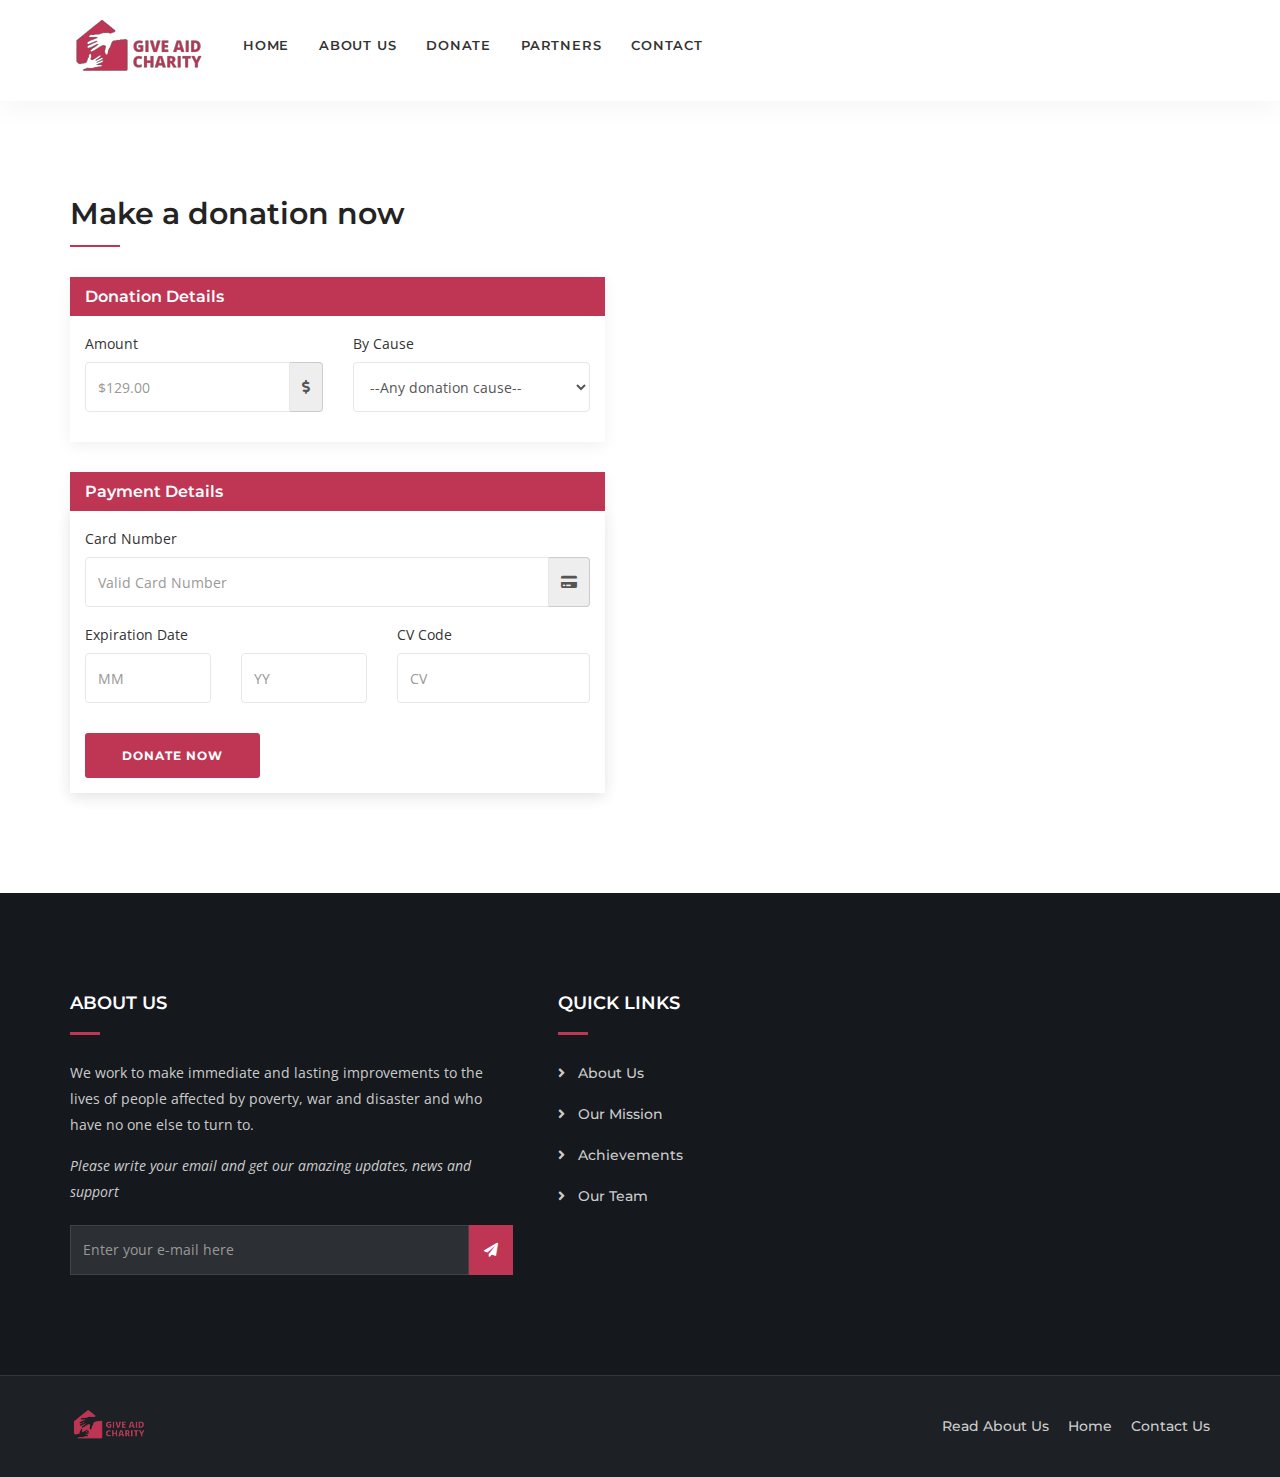
<file: donate.html>
<!DOCTYPE html>
<html lang="en">
<head>
    <!-- ========== Meta Tags ========== -->
    <meta charset="utf-8">
    <meta http-equiv="X-UA-Compatible" content="IE=edge">
    <meta name="viewport" content="width=device-width, initial-scale=1">
    <meta name="infoription" content="Give Aid Charity">

    <!-- ========== Page Title ========== -->
    <title>Give Aid</title>

    <!-- ========== Favicon Icon ========== -->
    <link rel="shortcut icon" href="assets/img/2giveaid2.png" type="image/x-icon">

    <!-- ========== Start Stylesheet ========== -->
    <link href="assets/css/bootstrap.min.css" rel="stylesheet" />
    <link href="assets/css/font-awesome.min.css" rel="stylesheet" />
    <link href="assets/css/flaticon-charity-set.css" rel="stylesheet" />
    <link href="assets/css/magnific-popup.css" rel="stylesheet" />
    <link href="assets/css/owl.carousel.min.css" rel="stylesheet" />
    <link href="assets/css/owl.theme.default.min.css" rel="stylesheet" />
    <link href="assets/css/animate.css" rel="stylesheet" />
    <link href="assets/css/bootsnav.css" rel="stylesheet" />
    <link href="style.css" rel="stylesheet">
    <link href="assets/css/responsive.css" rel="stylesheet" />
    <!-- ========== End Stylesheet ========== -->

    <!-- HTML5 shim and Respond.js for IE8 support of HTML5 elements and media queries -->
    <!-- WARNING: Respond.js doesn't work if you view the page via file:// -->
    <!--[if lt IE 9]>
      <script src="assets/js/html5/html5shiv.min.js"></script>
      <script src="assets/js/html5/respond.min.js"></script>
    <![endif]-->

    <!-- ========== Google Fonts ========== -->
    <link href="https://fonts.googleapis.com/css?family=Open+Sans" rel="stylesheet">
    <link href="https://fonts.googleapis.com/css?family=Montserrat:400,500,600,700,900" rel="stylesheet">

</head>
<body>

    <!-- Start Header -->
    <header>
        <nav class="navbar navbar-default navbar-sticky bootsnav">
            <div class="container">            

                <!-- Start Header Navigation -->
                <div class="navbar-header">
                    <button type="button" class="navbar-toggle" data-toggle="collapse" data-target="#navbar-menu">
                        <i class="fa fa-bars"></i>
                    </button>
                    <a class="navbar-brand" href="index-6.html">
                        <img src="assets/img/2giveaid2.png" class="logo logo-display" alt="Logo">
                    </a>
                </div>
                <!-- End Header Navigation -->

                <!-- Collect the nav links, forms, and other content for toggling -->
                <div class="collapse navbar-collapse" id="navbar-menu">
                    <ul class="nav navbar-nav navbar-left" data-in="#" data-out="#">
                        <li>
                            <a href="index-6.html#">Home</a>
                        </li>
                        <li class="dropdown">
                            <a href="about.html#" class="dropdown-toggle active" data-toggle="dropdown">About Us</a>
                            <ul class="dropdown-menu">
                                <li><a href="about-2.html">What we do</a></li>
                                <li><a href="mission.html">Our mission</a></li>
                                <li><a href="team.html">Our team</a></li>
                                <li><a href="careers.html">Career with us</a></li>
                                <li><a href="achievement.html">Our achievement</a></li>
                                <li><a href="supporters.html">Our supporters</a></li>
                                <li><a href="read.html">Read about us</a></li>
                            </ul>
                        </li>
                        <li class="dropdown">
                            <a href="donate.html" class="dropdown-toggle active" data-toggle="dropdown" >Donate</a> 
                        </li>
                        <li class="dropdown">
                            <a href="partners.html" class="dropdown-toggle" data-toggle="dropdown" >Partners</a>
                        </li>
                        <li>
                            <a href="contact.html">contact</a>
                        </li>
                    </ul>
                </div><!-- /.navbar-collapse -->
            </div>
        </nav>
        <!-- End Navigation -->

    </header>
<!-- End Header -->

<!-- Start donation -->
    <div class="donation-form default-padding">
        <div class="container">
            <div class="row">
                <div class="col-md-6 form">
                    <h2>Make a donation now</h2>
                    <div class="panel panel-default">
                        <div class="panel-heading">
                            <h3 class="panel-title">Donation Details</h3>
                        </div>
                        <div class="row">
                            <div class="panel-body">
                                <div class="col-md-6">
                                    <div class="form-group">
                                        <label for="Amount">Amount</label>
                                        <div class="input-group">
                                            <input type="text" class="form-control" id="Amount" placeholder="$129.00" required>
                                            <span class="input-group-addon"><i class="fas fa-dollar-sign"></i></span>
                                        </div>
                                    </div>
                                </div>

                                <div class="col-md-6">
                                    <label for="donateType">By Cause</label>
                                    <select id="donateType" class="form-control">
                                        <option value="once">--Any donation cause--</option>
                                        <option value="once">Children</option>
                                        <option value="once">Disabled</option>
                                        <option value="once">Education</option>
                                        <option value="once">Elderly</option>
                                        <option value="once">Employment</option>
                                        <option value="once">Environment</option>
                                        <option value="once">Health</option>
                                        <option value="once">Women</option>
                                        <option value="once">Youth</option>
                                    </select>
                                </div>
                            </div>
                        </div>
                    </div>
                    <div class="panel panel-default">
                        <div class="panel-heading">
                            <h3 class="panel-title">Payment Details</h3>
                        </div>
                        <div class="panel-body">
                            <form>
                                <div class="row">
                                    <div class="col-md-12">
                                        <div class="form-group">
                                            <label for="cardNumber">Card Number</label>
                                            <div class="input-group">
                                                <input type="text" class="form-control" id="cardNumber" placeholder="Valid Card Number" required>
                                                <span class="input-group-addon"><i class="fas fa-credit-card"></i></span>
                                            </div>
                                        </div>
                                    </div>
                                </div>
                                <div class="row">
                                    <div class="col-md-7 col-sm-7 col-xs-8">
                                        <div class="form-group">
                                            <div class="row">
                                                <div class="col-sm-12">
                                                    <label for="expMonth">Expiration Date</label>
                                                </div>
                                            </div>
                                            <div class="row">
                                                <div class="col-md-6 col-sm-6 col-xs-6">
                                                    <input type="text" class="form-control" id="expMonth" placeholder="MM" required data-stripe="exp_month" />
                                                </div>
                                                <div class="col-md-6 col-sm-6 col-xs-6">
                                                    <input type="text" class="form-control" name="expYear" placeholder="YY" required data-stripe="exp_year" />
                                                </div>
                                            </div>
                                        </div>
                                    </div>
                                    <div class="col-md-5 col-sm-5 col-xs-4 pull-right">
                                        <div class="form-group">
                                            <label for="cvCode">CV Code</label>
                                            <input type="password" class="form-control" id="cvCode" placeholder="CV" required data-stripe="cvc" />
                                        </div>
                                    </div>
                                </div>

                                <div class="row">
                                    <div class="col-md-12">
                                        <button class="btn btn-theme effect btn-sm" type="submit">Donate Now</button>
                                    </div>
                                </div>
                            </form>
                        </div>
                    </div>
                </div>
            </div>
        </div>
    </div> 
<!-- End donation -->

    <!-- Start Footer Bottom -->
    <footer class="default-padding-top text-light">
        <div class="container">
            <div class="row">
                <div class="f-items fv1">
                    <div class="col-md-5 item">
                        <div class="f-item">
                            <h4>About Us</h4>
                            <p>
                                We work to make immediate and lasting improvements to the lives of people affected by poverty, war and disaster and who have no one else to turn to.
                            </p>
                            <p>
                                <span>Please write your email and get our amazing updates, news and support</span>
                            </p>
                            <div class="subscribe">
                                <form action="">
                                    <div class="input-group stylish-input-group">
                                        <input type="email" name="email" class="form-control" placeholder="Enter your e-mail here">
                                        <span class="input-group-addon">
                                            <button type="submit">
                                                <i class="fa fa-paper-plane"></i>
                                            </button>  
                                        </span>
                                    </div>
                                </form>
                            </div>
                        </div>
                    </div>
                    <div class="col-md-3 item">
                        <div class="f-item link full">
                            <h4>Quick Links</h4>
                            <ul>
                                <li><a href="about.html">About Us</a></li>
                                <li><a href="mission.html">Our Mission</a></li>
                                <li><a href="achievement.html">Achievements</a></li>
                                <li><a href="team.html">Our Team</a></li>
                            </ul>
                        </div>
                    </div>
                </div>
            </div>
        </div>
        <!-- Start Footer Bottom -->
        <div class="footer-bottom">
            <div class="container">
                <div class="row">
                    <div class="col-md-12">
                        <div class="col-md-6 logo">
                            <img src="assets/img/2giveaid2.png" alt="Logo">
                        </div>
                        <div class="col-md-6 footer-bottom-menu text-right">
                            <ul>
                                <li><a href="read.html">Read About Us</a></li>
                                <li><a href="index-6.html">Home</a></li>
                                <li><a href="contact.html">Contact Us</a></li>
                            </ul>
                        </div>
                    </div>
                </div>
            </div>
        </div>
        <!-- End Footer Bottom -->
    </footer>
    <!-- End Footer Bottom -->
</body>
</html>
</file>
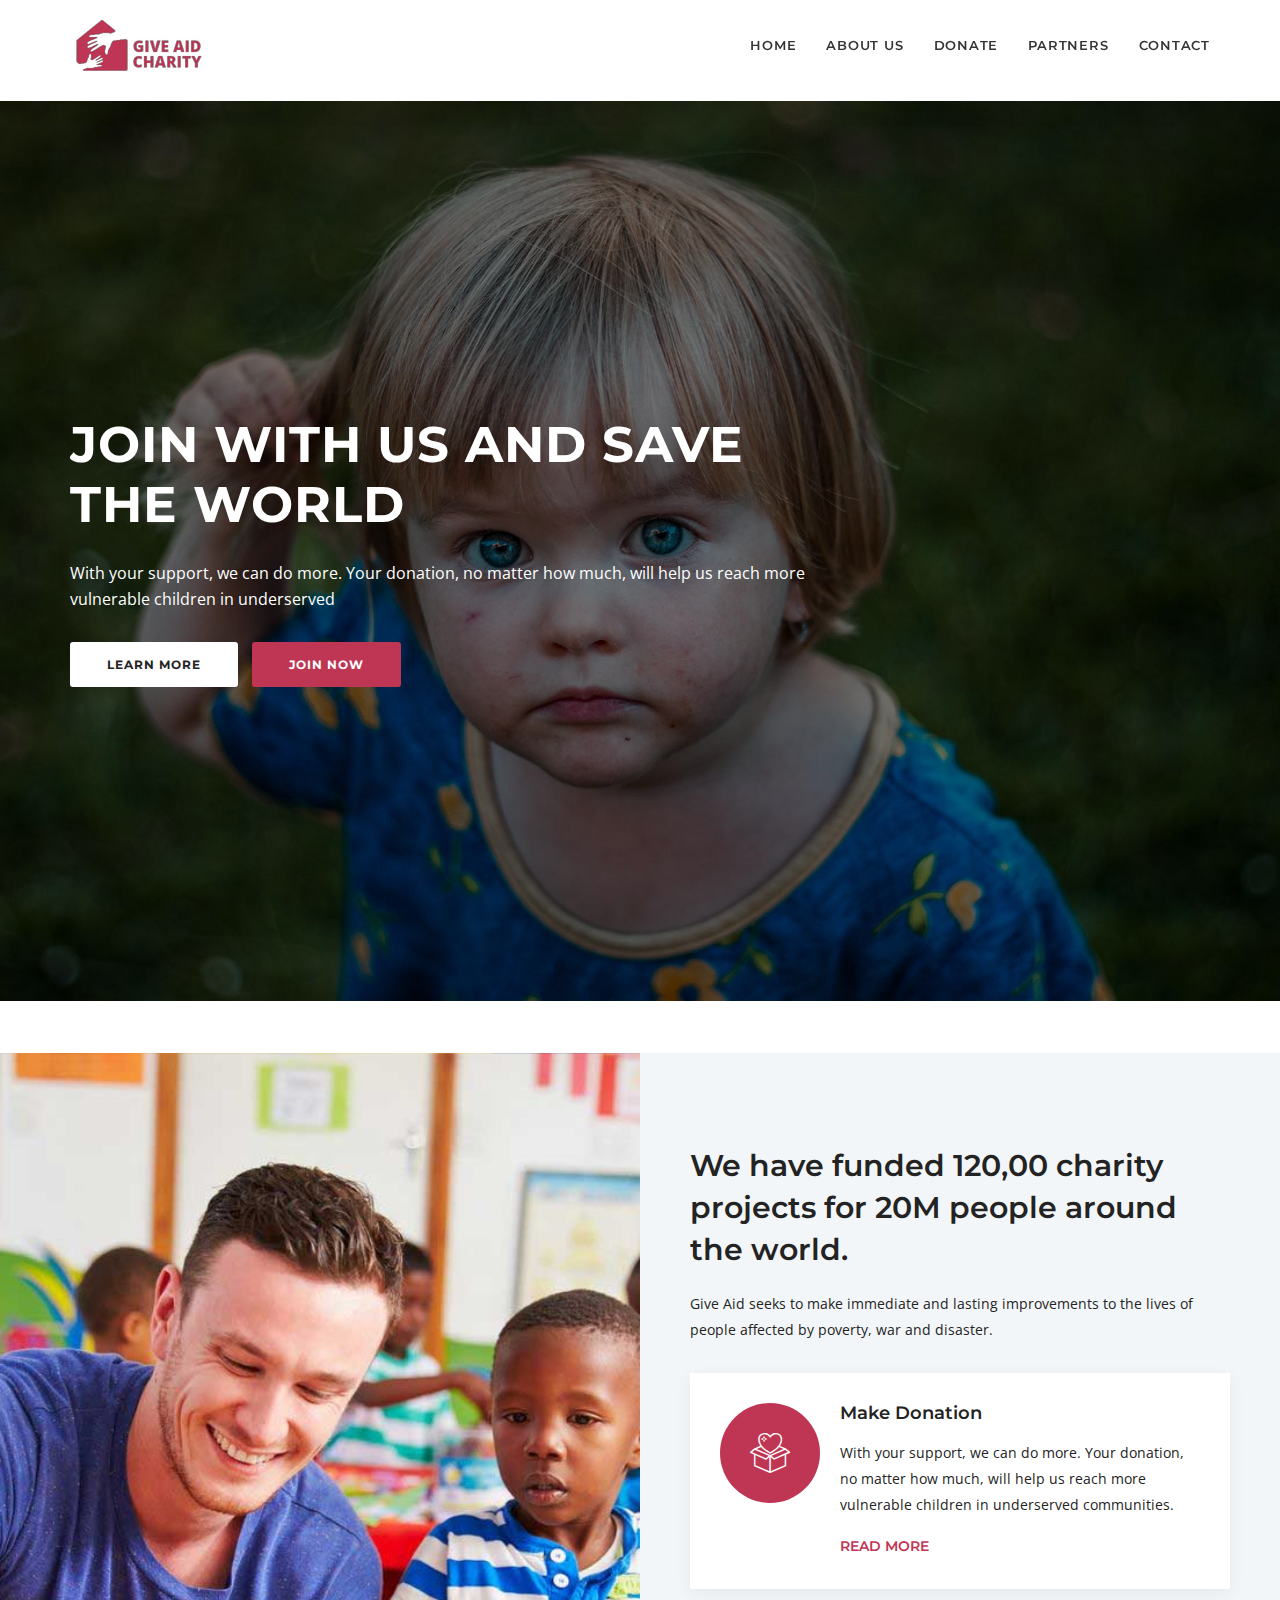
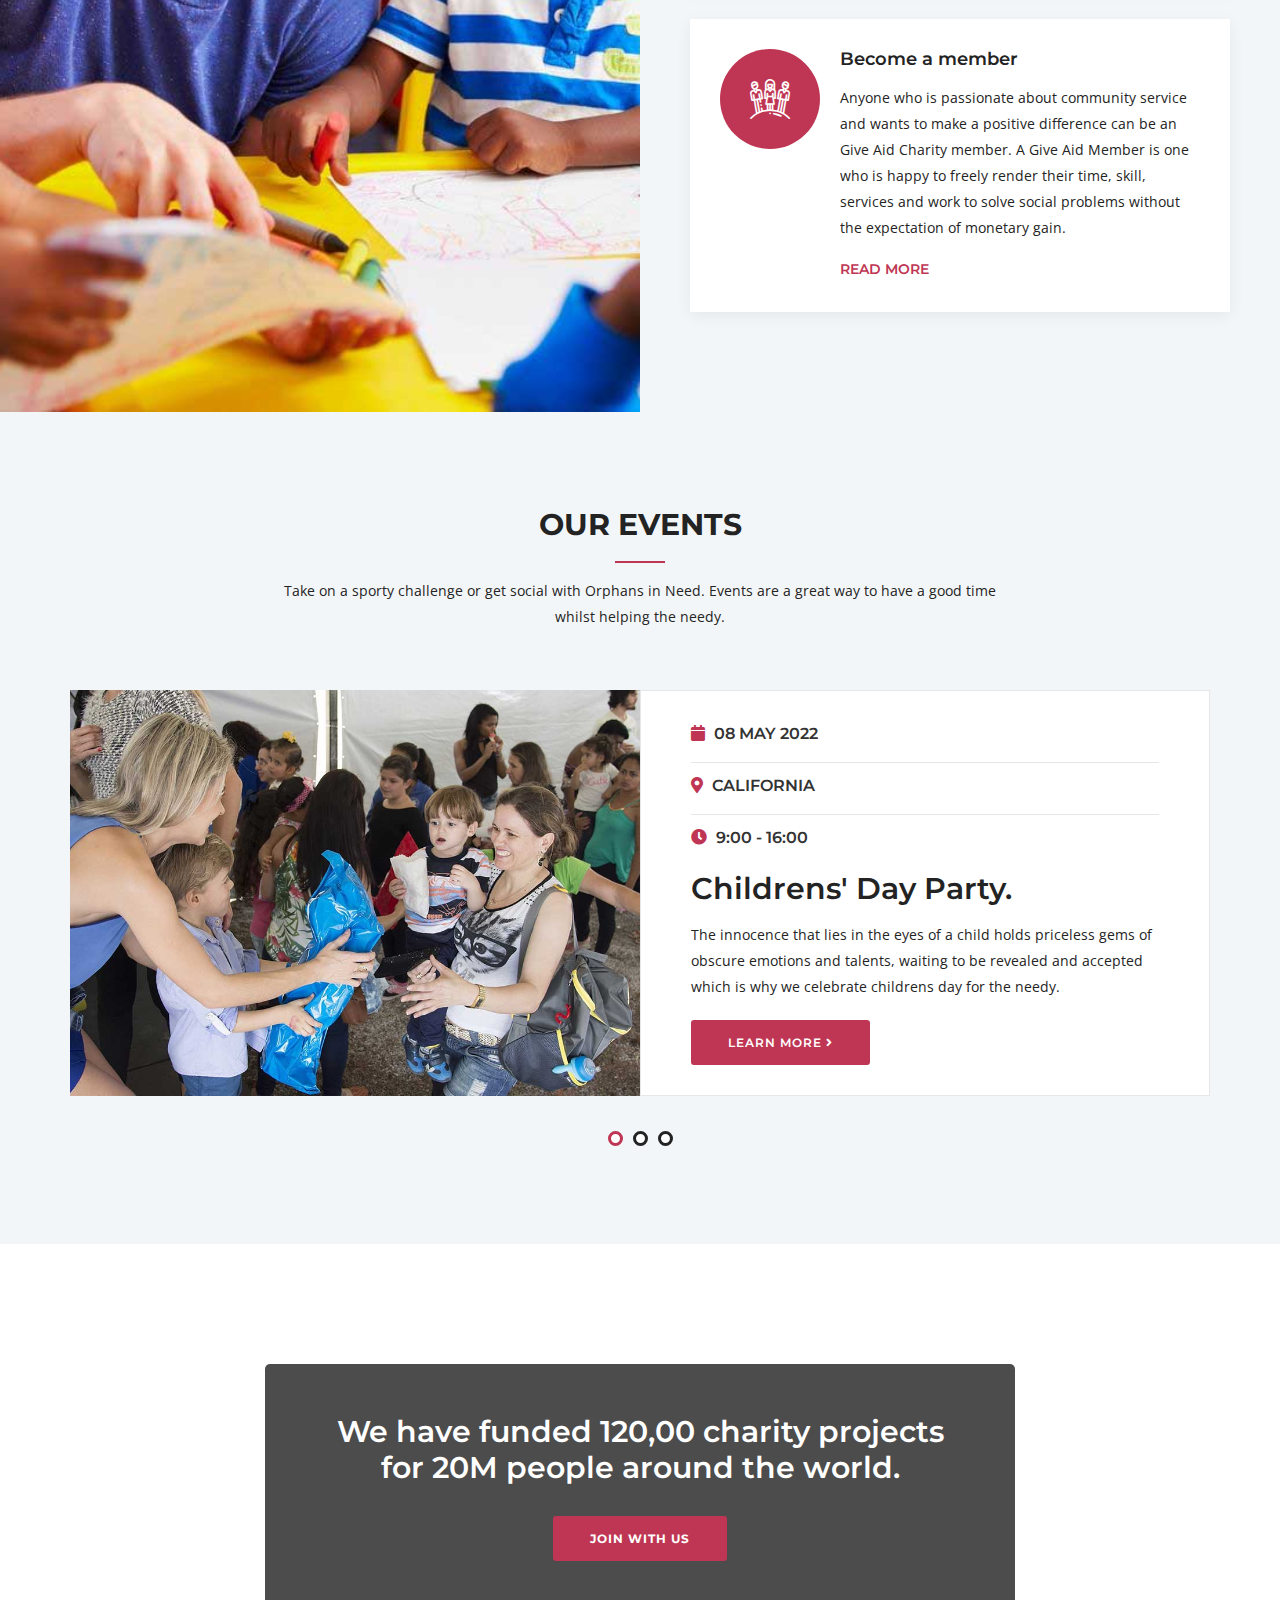
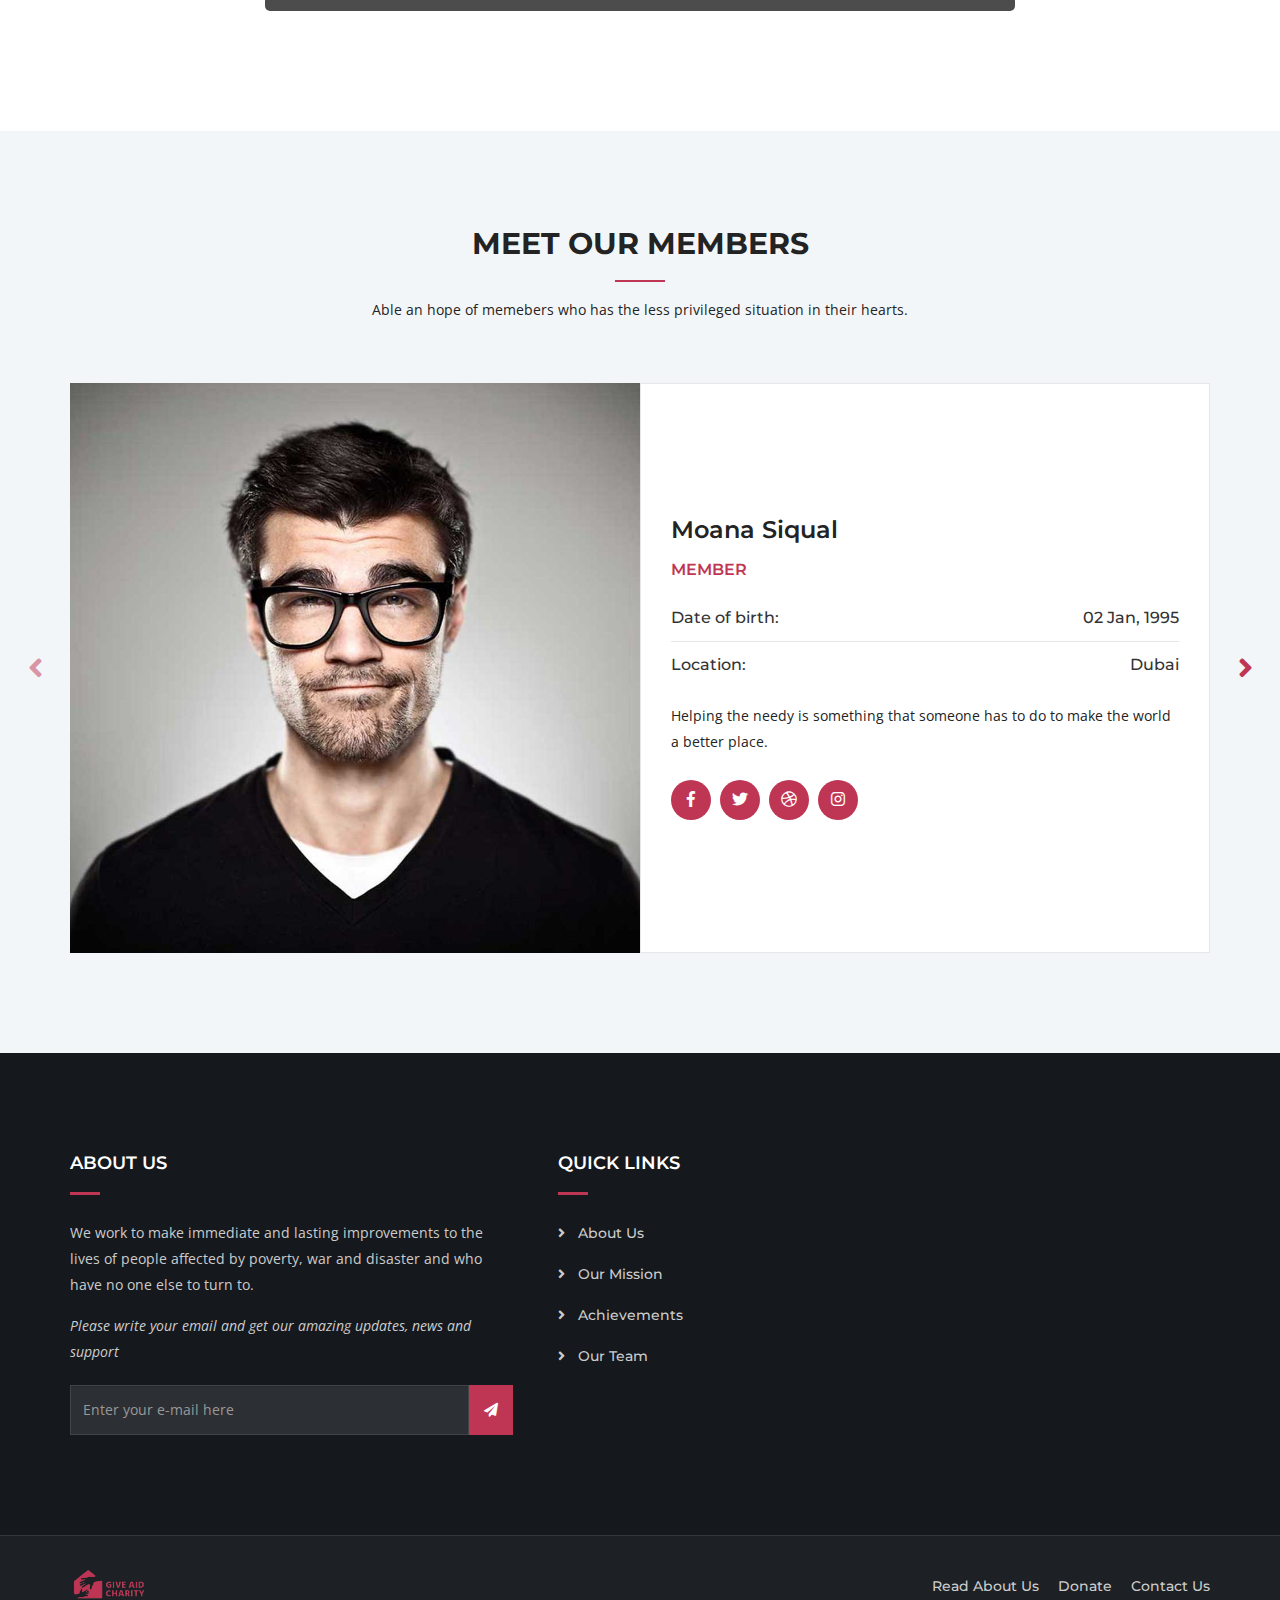
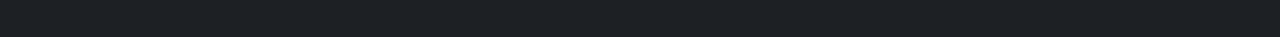
<file: index-6.html>
<!DOCTYPE html>
<html lang="en">

<head>
    <!-- ========== Meta Tags ========== -->
    <meta charset="utf-8">
    <meta http-equiv="X-UA-Compatible" content="IE=edge">
    <meta name="viewport" content="width=device-width, initial-scale=1">
    <meta name="infoription" content="Give Aid Charity">

    <!-- ========== Page Title ========== -->
    <title>Give Aid</title>

    <!-- ========== Favicon Icon ========== -->
    <link rel="shortcut icon" href="assets/img/2giveaid2.png" type="image/x-icon">

    <!-- ========== Start Stylesheet ========== -->
    <link href="assets/css/bootstrap.min.css" rel="stylesheet" />
    <link href="assets/css/font-awesome.min.css" rel="stylesheet" />
    <link href="assets/css/flaticon-charity-set.css" rel="stylesheet" />
    <link href="assets/css/magnific-popup.css" rel="stylesheet" />
    <link href="assets/css/owl.carousel.min.css" rel="stylesheet" />
    <link href="assets/css/owl.theme.default.min.css" rel="stylesheet" />
    <link href="assets/css/animate.css" rel="stylesheet" />
    <link href="assets/css/bootsnav.css" rel="stylesheet" />
    <link href="style.css" rel="stylesheet">
    <link href="assets/css/responsive.css" rel="stylesheet" />
    <!-- ========== End Stylesheet ========== -->

    <!-- HTML5 shim and Respond.js for IE8 support of HTML5 elements and media queries -->
    <!-- WARNING: Respond.js doesn't work if you view the page via file:// -->
    <!--[if lt IE 9]>
      <script src="assets/js/html5/html5shiv.min.js"></script>
      <script src="assets/js/html5/respond.min.js"></script>
    <![endif]-->

    <!-- ========== Google Fonts ========== -->
    <link href="https://fonts.googleapis.com/css?family=Open+Sans" rel="stylesheet">
    <link href="https://fonts.googleapis.com/css?family=Montserrat:400,500,600,700,900" rel="stylesheet">

</head>

<body>

    <!-- Preloader Start -->
    <div class="se-pre-con"></div>
    <!-- Preloader Ends -->

    <!-- Header 
    ============================================= -->
    <header>

        <!-- Start Navigation -->
        <nav class="navbar navbar-default navbar-sticky bootsnav">

            <div class="container">

                <!-- Start Header Navigation -->
                <div class="navbar-header">
                    <button type="button" class="navbar-toggle" data-toggle="collapse" data-target="#navbar-menu">
                        <i class="fa fa-bars"></i>
                    </button>
                    <a class="navbar-brand" href="index.html">
                        <img src="assets/img/2giveaid2.png" class="logo logo-display" alt="Logo">
                    </a>
                </div>
                <!-- End Header Navigation -->

                <!-- Collect the nav links, forms, and other content for toggling -->
                <div class="collapse navbar-collapse" id="navbar-menu">
                    <ul class="nav navbar-nav navbar-right" data-in="#" data-out="#">
                        <li>
                            <a href="index-6.html#">Home</a>
                        </li>
                        <li>
                            <a href="about.html">About Us</a>
                        </li>
                        <li class="dropdown">
                            <a href="donate.html" class="dropdown-toggle active" data-toggle="dropdown" >Donate</a> 
                        </li>
                        <li class="dropdown">
                            <a href="partners.html" class="dropdown-toggle" data-toggle="dropdown" >Partners</a>
                        </li>
                        <li>
                            <a href="contact.html">contact</a>
                        </li>
                    </ul>
                </div><!-- /.navbar-collapse -->
            </div>

        </nav>
        <!-- End Navigation -->

    </header>
    <!-- End Header -->

    <!-- Start Banner 
    ============================================= -->
    <div class="banner-area">
        <div id="bootcarousel" class="carousel slide item-bg animate_text carousel-fade" data-ride="carousel">
            <!-- Wrapper for slides -->
            <div class="carousel-inner text-light uppercase carousel-zoom">
                <div class="item active">
                    <div class="slider-thumb bg-fixed" style="background-image: url(assets/img/banner/15.jpg);"></div>
                    <div class="box-table">
                        <div class="box-cell shadow dark">
                            <div class="container">
                                <div class="row">
                                    <div class="col-md-8">
                                        <div class="content">
                                            <h1 data-animation="animated slideInRight">Join with us and save the world</h1>
                                            <p data-animation="animated slideInLeft">
                                                With your support, we can do more. Your donation, no matter how much, will help us reach more vulnerable children in underserved
                                            </p>
                                            <a class="btn btn-light effect btn-sm" href="mission.html" data-animation="animated slideInUp">Learn more</a>
                                            <a class="btn btn-theme effect btn-sm" href="register.html" data-animation="animated slideInUp">Join Now</a>
                                        </div>
                                    </div>
                                </div>
                            </div>
                        </div>
                    </div>
                </div>
                <div class="item">
                    <div class="slider-thumb bg-fixed" style="background-image: url(assets/img/banner/8.jpg);"></div>
                    <div class="box-table">
                        <div class="box-cell shadow dark">
                            <div class="container">
                                <div class="row">
                                    <div class="col-md-8">
                                        <div class="content" data-animation="animated slideInRight">
                                            <h1 data-animation="animated slideInRight">Help us to save the Homeless People</h1>
                                            <p data-animation="animated slideInLeft">
                                                Help the poor with affordable housing whatever and wherever its needed most.
                                            </p>
                                            <a class="btn btn-light effect btn-sm" href="mission.html" data-animation="animated slideInUp">Learn more</a>
                                            <a class="btn btn-theme effect btn-sm" href="register.html" data-animation="animated slideInUp">Join Now</a>
                                        </div>
                                    </div>
                                </div>
                            </div>
                        </div>
                    </div>
                </div>
                <div class="item">
                    <div class="slider-thumb bg-fixed" style="background-image: url(assets/img/banner/10.jpg);"></div>
                    <div class="box-table">
                        <div class="box-cell shadow dark">
                            <div class="container">
                                <div class="row">
                                    <div class="col-md-8">
                                        <div class="content" data-animation="animated slideInRight">
                                            <h1 data-animation="animated slideInRight">Give a helping hand and Help the needy</h1>
                                            <p data-animation="animated slideInLeft">
                                                Help us provide clean water and make a difference to the lives for years to come
                                            </p>
                                            <a class="btn btn-light effect btn-sm" href="mission.html" data-animation="animated slideInUp">Learn more</a>
                                            <a class="btn btn-theme effect btn-sm" href="register.html" data-animation="animated slideInUp">Join Now</a>
                                        </div>
                                    </div>
                                </div>
                            </div>
                        </div>
                    </div>
                </div>
            </div>
            <!-- End Wrapper for slides -->

            <!-- Left and right controls -->
            <a class="left carousel-control" href="index-6.html#bootcarousel" data-slide="prev">
                <i class="fa fa-angle-left"></i>
                <span class="sr-only">Previous</span>
            </a>
            <a class="right carousel-control" href="index-6.html#bootcarousel" data-slide="next">
                <i class="fa fa-angle-right"></i>
                <span class="sr-only">Next</span>
            </a>
        </div>
    </div>
    <!-- End Banner -->

    <!-- Start About
    ============================================= -->
    <br><br>
    <section class="about-area cell-items bg-gray">
        <div class="container-full">
            <div class="row">
                <div class="col-md-6 thumb bg-cover" style="background-image: url(assets/img/banner/17.jpg);"></div>
                <div class="col-md-6 info">
                    <h2>We have funded 120,00 charity projects for 20M people around the world.</h2>
                    <p>
                      Give Aid  seeks to make immediate and lasting improvements to the lives of people affected by poverty, war and disaster. 
                    </p>
                    <div class="joining-way">
                        <div class="item">
                            <div class="icon">
                                <i class="flaticon-donation"></i>
                            </div>
                            <div class="content">
                                <h4>Make Donation</h4>
                                <p>
                                    With your support, we can do more. Your donation, no matter how much, will help us reach more vulnerable children in underserved communities.
                                </p>
                                <a href="donate.html">Read More</a>
                            </div>
                        </div>
                        <div class="item">
                            <div class="icon">
                                <i class="flaticon-solidarity"></i>
                            </div>
                            <div class="content">
                                <h4>Become a member</h4>
                                <p>
                                    Anyone who is passionate about community service and wants to make a positive difference can be an Give Aid Charity member.  A Give Aid Member is one who is happy to freely render their time, skill, services and work to solve social problems without the expectation of monetary gain.
                                </p>
                                <a href="">Read More</a>
                            </div>
                        </div>
                    </div>
                </div>
            </div>
        </div>
    </section>
    <!--End  About -->

    <!-- Start Event
    ============================================= -->
    <div class="event-area default-padding bg-gray">
        <div class="container">
            <div class="row">
                <div class="site-heading text-center">
                    <div class="col-md-8 col-md-offset-2">
                        <h2>Our Events</h2>
                        <p>
                            Take on a sporty challenge or get social with Orphans in Need. Events are a great way to have a good time whilst helping the needy. 
                        </p>
                    </div>
                </div>
            </div>
            <div class="row">
                <div class="col-md-12">
                    <div class="event-items event-carousel-single owl-carousel owl-theme">
                        <div class="item">
                            <div class="thumb bg-cover col-md-6" style="background-image: url(assets/img/event/1.jpg);"></div>
                            <div class="info col-md-6">
                                <div class="meta">
                                    <ul>
                                        <li><i class="fas fa-calendar"></i> 08 may <span>2022</span></li>
                                        <li>
                                            <i class="fas fa-map-marker-alt"></i> California
                                        </li>
                                        <li>
                                            <i class="fas fa-clock"></i> 9:00 - 16:00
                                        </li>
                                    </ul>
                                </div>
                                <h2>
                                    <a href="index-6.html#">Childrens' day party.</a>
                                </h2>
                                <p>
                                    The innocence that lies in the eyes of a child holds priceless gems of obscure emotions and talents, waiting to be revealed and accepted which is why we celebrate childrens day for the needy.  
                                </p>
                                <a class="btn btn-theme effect btn-sm" href="index-6.html#">Learn more <i class="fas fa-angle-right"></i></a>
                            </div>
                        </div>
                        <div class="item">
                            <div class="thumb bg-cover col-md-6" style="background-image: url(assets/img/event/9.jpeg);"></div>
                            <div class="info col-md-6">
                                <div class="meta">
                                    <ul>
                                        <li><i class="fas fa-calendar"></i> 12 February <span>2022</span></li>
                                        <li>
                                            <i class="fas fa-map-marker-alt"></i> Dubai
                                        </li>
                                        <li>
                                            <i class="fas fa-clock"></i> 8:00 - 13:00
                                        </li>
                                    </ul>
                                </div>
                                <h2>
                                    <a href="index-6.html#">Medical Checkups</a>
                                </h2>
                                <p>
                                    Give Aid makes sure the kids get regular medical checkups, This initiative comes as part of regular annual activity calendar for orphans.
                                </p>
                                <a class="btn btn-theme effect btn-sm" href="index-6.html#">Learn more <i class="fas fa-angle-right"></i></a>
                            </div>
                        </div>
                        <div class="item">
                            <div class="thumb bg-cover col-md-6" style="background-image: url(assets/img/event/8.jpeg);"></div>
                            <div class="info col-md-6">
                                <div class="meta">
                                    <ul>
                                        <li><i class="fas fa-calendar"></i> 11 May <span> 2022 </span></li>
                                        <li>
                                            <i class="fas fa-map-marker-alt"></i> United states
                                        </li>
                                        <li>
                                            <i class="fas fa-clock"></i> 8:00 - 17:00
                                        </li>
                                    </ul>
                                </div>
                                <h2>
                                    <a href="index-6.html#">Picnic</a>
                                </h2>
                                <p>
                                    Picnics are a wonderful way to enjoy the sunshine, eat delicious food and make beautiful memories with your loved ones, which is why Give Aid goes to picnic with the needy once in a while.   
                                </p>
                                <a class="btn btn-theme effect btn-sm" href="index-6.html#">Learn more <i class="fas fa-angle-right"></i></a>
                            </div>
                        </div>
                    </div>
                </div>
            </div>
        </div>
    </div>
    <!-- End Event -->

    <!-- Start Banner 
    ============================================= -->
    <div class="video-bg-live barber bg-fixed text-light padding-xl" style="background-image: url(assets/img/banner/17.jpg);">
        <div class="player" data-property="{videoURL:'https://www.youtube.com/watch?v=UE9UvT5ujyg',containment:'.video-bg-live', showControls:false, autoPlay:true, zoom:0, loop:true, mute:true, startAt:90, opacity:1, quality:'default'}"></div>
        <div class="container">
            <div class="row">
                <div class="col-md-8 col-md-offset-2 text-center">
                    <div class="info">
                        <h2>We have funded 120,00 charity projects for 20M people around the world.</h2>
                        <a class="btn btn-theme effect btn-sm" href="mission.html">Join with us</a>
                    </div>
                </div>
            </div>
        </div>
    </div>
     <!-- End Banner -->

    <!-- Start Team Members
    ============================================= -->
    <div class="team-members-area item-white bg-gray default-padding">
        <div class="container">
            <div class="row">
                <div class="site-heading text-center">
                    <div class="col-md-8 col-md-offset-2">
                        <h2>Meet our Members</h2>
                        <p>
                            Able an hope of memebers who has the less privileged situation in their hearts.
                        </p>
                    </div>
                </div>
            </div>
            <div class="row">
                <div class="col-md-12 team-member-info">
                    <div class="team-carousel-items owl-carousel owl-theme">
                        <div class="item">
                            <div class="col-md-6 thumb">
                                <img src="assets/img/team/7.jpg" alt="Team">
                            </div>
                            <div class="col-md-6 info title">
                                <h3>Moana Siqual</h3>
                                <h5>Member</h5>
                                <ul>
                                    <li>Date of birth: <span>02 Jan, 1995</span></li>
                                    <li>Location: <span>Dubai</span></li>
                                </ul>
                                <p>
                                    Helping the needy is something that someone has to do to make the world a better place.
                                </p>
                                <div class="social">
                                    <ul>
                                        <li>
                                            <a href=""><i class="fab fa-facebook-f"></i></a>
                                        </li>
                                        <li>
                                            <a href=""><i class="fab fa-twitter"></i></a>
                                        </li>
                                        <li>
                                            <a href=""><i class="fab fa-dribbble"></i></a>
                                        </li>
                                        <li>
                                            <a href=""><i class="fab fa-instagram"></i></a>
                                        </li>
                                    </ul>
                                </div>
                            </div>
                        </div>
                        <div class="item">
                            <div class="col-md-6 thumb">
                                <img src="assets/img/team/8.jpg" alt="Team">
                            </div>
                            <div class="col-md-6 info title">
                                <h3>Kali Sparkle</h3>
                                <h5>Member</h5>
                                <ul>
                                    <li>Date of birth: <span>19 Sept, 1994</span></li>
                                    <li>Location: <span>Kenya</span></li>
                                </ul>
                                <p>
                                   Few years ago i had an encounter with the less privileged and i felt like i needed to do something.
                                </p>
                                <div class="social">
                                    <ul>
                                        <li>
                                            <a href=""><i class="fab fa-facebook-f"></i></a>
                                        </li>
                                        <li>
                                            <a href=""><i class="fab fa-twitter"></i></a>
                                        </li>
                                        <li>
                                            <a href=""><i class="fab fa-dribbble"></i></a>
                                        </li>
                                        <li>
                                            <a href=""><i class="fab fa-instagram"></i></a>
                                        </li>
                                    </ul>
                                </div>
                            </div>
                        </div>
                        <div class="item">
                            <div class="col-md-6 thumb">
                                <img src="assets/img/team/9.jpg" alt="Team">
                            </div>
                            <div class="col-md-6 info title">
                                <h3>Castro Minia</h3>
                                <h5>Member</h5>
                                <ul>
                                    <li>Date of birth: <span>22 March, 1997</span></li>
                                    <li>Location: <span>USA</span></li>
                                </ul>
                                <p>
                                    Having an impact in the world through the less-privileged
                                </p>
                                <div class="social">
                                    <ul>
                                        <li>
                                            <a href=""><i class="fab fa-facebook-f"></i></a>
                                        </li>
                                        <li>
                                            <a href=""><i class="fab fa-twitter"></i></a>
                                        </li>
                                        <li>
                                            <a href=""><i class="fab fa-dribbble"></i></a>
                                        </li>
                                        <li>
                                            <a href=""><i class="fab fa-instagram"></i></a>
                                        </li>
                                    </ul>
                                </div>
                            </div>
                        </div>
                    </div>
                </div>
            </div>
        </div>
    </div>
    <!-- End Team Members -->

    <!-- Start Footer 
    ============================================= -->
    <footer class="default-padding-top text-light">
        <div class="container">
            <div class="row">
                <div class="f-items fv1">
                    <div class="col-md-5 item">
                        <div class="f-item">
                            <h4>About Us</h4>
                            <p>
                                We work to make immediate and lasting improvements to the lives of people affected by poverty, war and disaster and who have no one else to turn to.
                            </p>
                            <p>
                                <span>Please write your email and get our amazing updates, news and support</span>
                            </p>
                            <div class="subscribe">
                                <form action="">
                                    <div class="input-group stylish-input-group">
                                        <input type="email" name="email" class="form-control" placeholder="Enter your e-mail here">
                                        <span class="input-group-addon">
                                            <button type="submit">
                                                <i class="fa fa-paper-plane"></i>
                                            </button>  
                                        </span>
                                    </div>
                                </form>
                            </div>
                        </div>
                    </div>
                    <div class="col-md-3 item">
                        <div class="f-item link full">
                            <h4>Quick Links</h4>
                            <ul>
                                <li><a href="about.html">About Us</a></li>
                                <li><a href="mission.html">Our Mission</a></li>
                                <li><a href="achievement.html">Achievements</a></li>
                                <li><a href="team.html">Our Team</a></li>
                            </ul>
                        </div>
                    </div>
                </div>
            </div>
        </div>
        <!-- Start Footer Bottom -->
        <div class="footer-bottom">
            <div class="container">
                <div class="row">
                    <div class="col-md-12">
                        <div class="col-md-6 logo">
                            <img src="assets/img/2giveaid2.png" alt="Logo">
                        </div>
                        <div class="col-md-6 footer-bottom-menu text-right">
                            <ul>
                                <li><a href="read.html">Read About Us</a></li>
                                <li><a href="donate.html">Donate</a></li>
                                <li><a href="contact.html">Contact Us</a></li>
                            </ul>
                        </div>
                    </div>
                </div>
            </div>
        </div>
        <!-- End Footer Bottom -->
    </footer>
    <!-- End Footer -->

    <!-- jQuery Frameworks
    ============================================= -->
    <script src="assets/js/jquery-1.12.4.min.js"></script>
    <script src="assets/js/bootstrap.min.js"></script>
    <script src="assets/js/equal-height.min.js"></script>
    <script src="assets/js/jquery.appear.js"></script>
    <script src="assets/js/jquery.easing.min.js"></script>
    <script src="assets/js/jquery.magnific-popup.min.js"></script>
    <script src="assets/js/progress-bar.min.js"></script>
    <script src="assets/js/modernizr.custom.13711.js"></script>
    <script src="assets/js/owl.carousel.min.js"></script>
    <script src="assets/js/wow.min.js"></script>
    <script src="assets/js/isotope.pkgd.min.js"></script>
    <script src="assets/js/imagesloaded.pkgd.min.js"></script>
    <script src="assets/js/count-to.js"></script>
    <script src="assets/js/bootsnav.js"></script>
    <script src="assets/js/YTPlayer.min.js"></script>
    <script src="assets/js/main.js"></script>

</body>
</html>
</file>
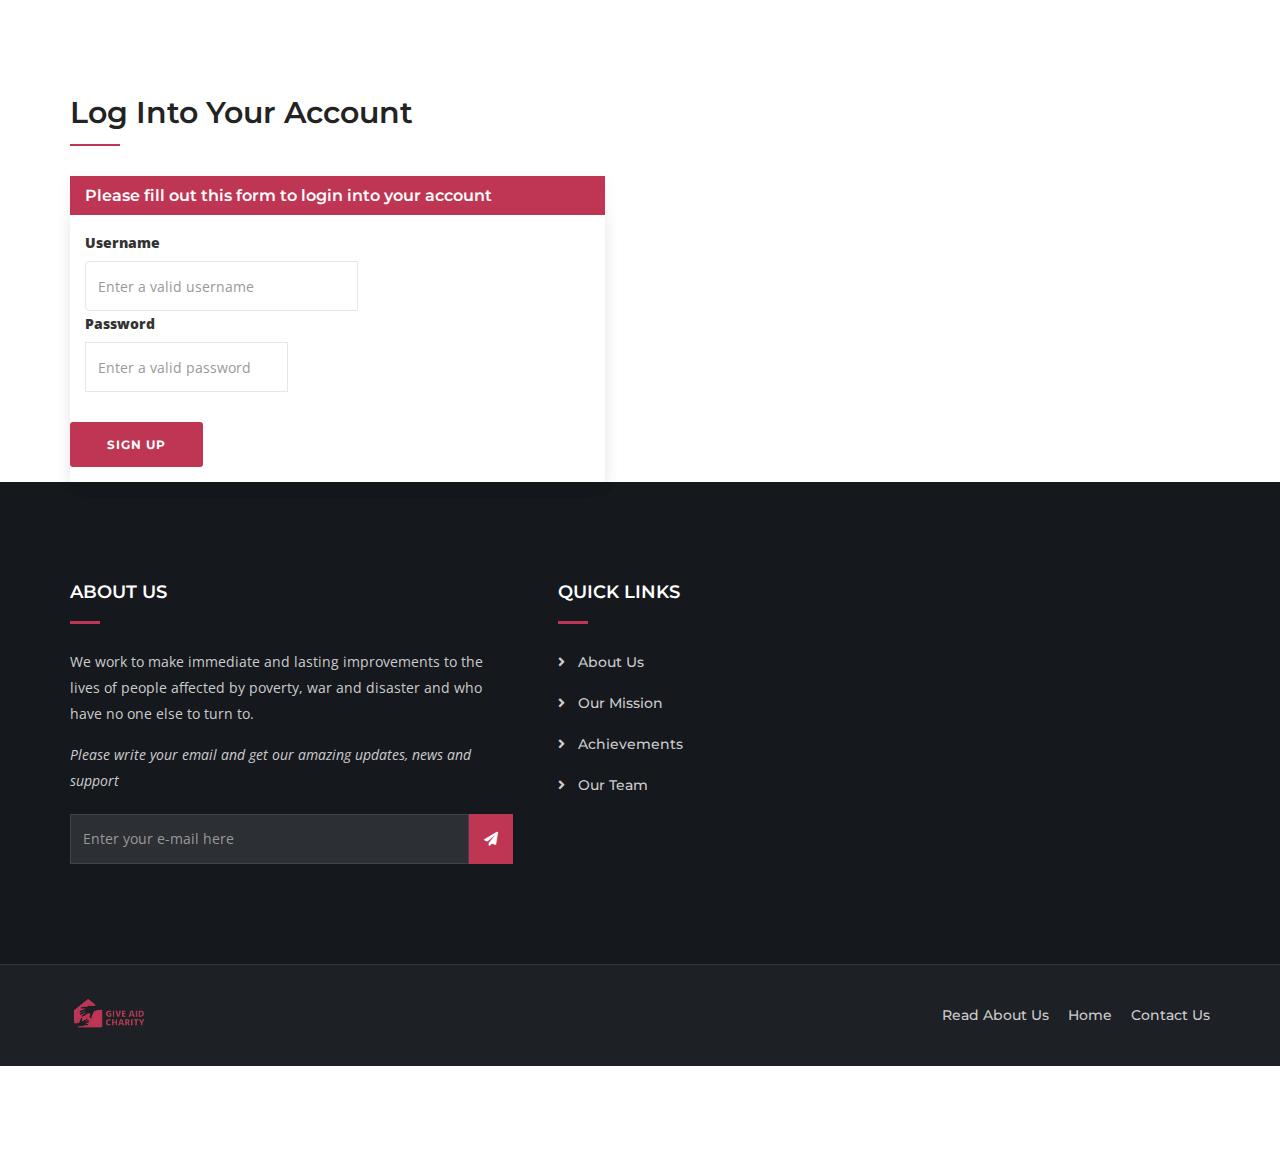
<file: login.html>
<!DOCTYPE html>
<html lang="en">
<head>
    <!-- ========== Meta Tags ========== -->
    <meta charset="utf-8">
    <meta http-equiv="X-UA-Compatible" content="IE=edge">
    <meta name="viewport" content="width=device-width, initial-scale=1">
    <meta name="infoription" content="Give Aid Charity">

    <!-- ========== Page Title ========== -->
    <title>Give Aid</title>

    <!-- ========== Favicon Icon ========== -->
    <link rel="shortcut icon" href="assets/img/2giveaid2.png" type="image/x-icon">

    <!-- ========== Start Stylesheet ========== -->
    <link href="assets/css/bootstrap.min.css" rel="stylesheet" />
    <link href="assets/css/font-awesome.min.css" rel="stylesheet" />
    <link href="assets/css/flaticon-charity-set.css" rel="stylesheet" />
    <link href="assets/css/magnific-popup.css" rel="stylesheet" />
    <link href="assets/css/owl.carousel.min.css" rel="stylesheet" />
    <link href="assets/css/owl.theme.default.min.css" rel="stylesheet" />
    <link href="assets/css/animate.css" rel="stylesheet" />
    <link href="assets/css/bootsnav.css" rel="stylesheet" />
    <link href="style.css" rel="stylesheet">
    <link href="assets/css/responsive.css" rel="stylesheet" />
    <!-- ========== End Stylesheet ========== -->

    <!-- HTML5 shim and Respond.js for IE8 support of HTML5 elements and media queries -->
    <!-- WARNING: Respond.js doesn't work if you view the page via file:// -->
    <!--[if lt IE 9]>
      <script src="assets/js/html5/html5shiv.min.js"></script>
      <script src="assets/js/html5/respond.min.js"></script>
    <![endif]-->

    <!-- ========== Google Fonts ========== -->
    <link href="https://fonts.googleapis.com/css?family=Open+Sans" rel="stylesheet">
    <link href="https://fonts.googleapis.com/css?family=Montserrat:400,500,600,700,900" rel="stylesheet">

</head>
<body>

<!-- Start donation -->
    <div class="donation-form default-padding">
        <div class="container">
            <div class="row">
                <div class="col-md-6 form">
                    <h2>Log Into Your Account</h2>
                    <!-- <div class="panel panel-default">
                        <div class="panel-heading">
                            <h3 class="panel-title">Donation Details</h3>
                        </div>
                        <div class="row">
                            <div class="panel-body">
                                <div class="col-md-6">
                                    <div class="form-group">
                                        <label for="Amount">Amount</label>
                                        <div class="input-group">
                                            <input type="text" class="form-control" id="Amount" placeholder="$129.00" required>
                                            <span class="input-group-addon"><i class="fas fa-dollar-sign"></i></span>
                                        </div>
                                    </div>
                                </div>

                                <div class="col-md-6">
                                    <label for="donateType">By Cause</label>
                                    <select id="donateType" class="form-control">
                                        <option value="once">--Any donation cause--</option>
                                        <option value="once">Children</option>
                                        <option value="once">Disabled</option>
                                        <option value="once">Education</option>
                                        <option value="once">Elderly</option>
                                        <option value="once">Employment</option>
                                        <option value="once">Environment</option>
                                        <option value="once">Health</option>
                                        <option value="once">Women</option>
                                        <option value="once">Youth</option>
                                    </select>
                                </div>
                            </div>
                        </div>
                    </div> -->
                    <div class="panel panel-default">
                        <div class="panel-heading">
                            <h3 class="panel-title">Please fill out this form to login into your account</h3>
                        </div>
                        <div class="panel-body">
                            <form>
                                <div class="row">
                                    <div class="col-md-12">
                                        <div class="form-group">
                                            <label for="Username"><b>Username</b></label>
                                            <div class="input-group">
                                                <input type="text" class="form-control" id="username" name="username" placeholder="Enter a valid username" required>
                                                <label for="password"><b>Password</b></label>
                                            <div class="input-group">
                                                <input type="text" class="form-control" id="password" name="password" placeholder="Enter a valid password" required>
                                            </div>
                                        </div>
                                    </div>
                                </div>
                                <div class="row">
                                    <div class="col-md-12">
                                        <button class="btn btn-theme effect btn-sm" type="submit">Sign up</button>
                                    </div>
                                </div>
                            </form>
                        </div>
                    </div>
                </div>
            </div>
        </div>
    </div> 
<!-- End donation -->

    <!-- Start Footer Bottom -->
    <footer class="default-padding-top text-light">
        <div class="container">
            <div class="row">
                <div class="f-items fv1">
                    <div class="col-md-5 item">
                        <div class="f-item">
                            <h4>About Us</h4>
                            <p>
                                We work to make immediate and lasting improvements to the lives of people affected by poverty, war and disaster and who have no one else to turn to.
                            </p>
                            <p>
                                <span>Please write your email and get our amazing updates, news and support</span>
                            </p>
                            <div class="subscribe">
                                <form action="">
                                    <div class="input-group stylish-input-group">
                                        <input type="email" name="email" class="form-control" placeholder="Enter your e-mail here">
                                        <span class="input-group-addon">
                                            <button type="submit">
                                                <i class="fa fa-paper-plane"></i>
                                            </button>  
                                        </span>
                                    </div>
                                </form>
                            </div>
                        </div>
                    </div>
                    <div class="col-md-3 item">
                        <div class="f-item link full">
                            <h4>Quick Links</h4>
                            <ul>
                                <li><a href="about.html">About Us</a></li>
                                <li><a href="mission.html">Our Mission</a></li>
                                <li><a href="achievement.html">Achievements</a></li>
                                <li><a href="team.html">Our Team</a></li>
                            </ul>
                        </div>
                    </div>
                </div>
            </div>
        </div>
        <!-- Start Footer Bottom -->
        <div class="footer-bottom">
            <div class="container">
                <div class="row">
                    <div class="col-md-12">
                        <div class="col-md-6 logo">
                            <img src="assets/img/2giveaid2.png" alt="Logo">
                        </div>
                        <div class="col-md-6 footer-bottom-menu text-right">
                            <ul>
                                <li><a href="read.html">Read About Us</a></li>
                                <li><a href="index-6.html">Home</a></li>
                                <li><a href="contact.html">Contact Us</a></li>
                            </ul>
                        </div>
                    </div>
                </div>
            </div>
        </div>
        <!-- End Footer Bottom -->
    </footer>
    <!-- End Footer Bottom -->
</body>
</html>
</file>
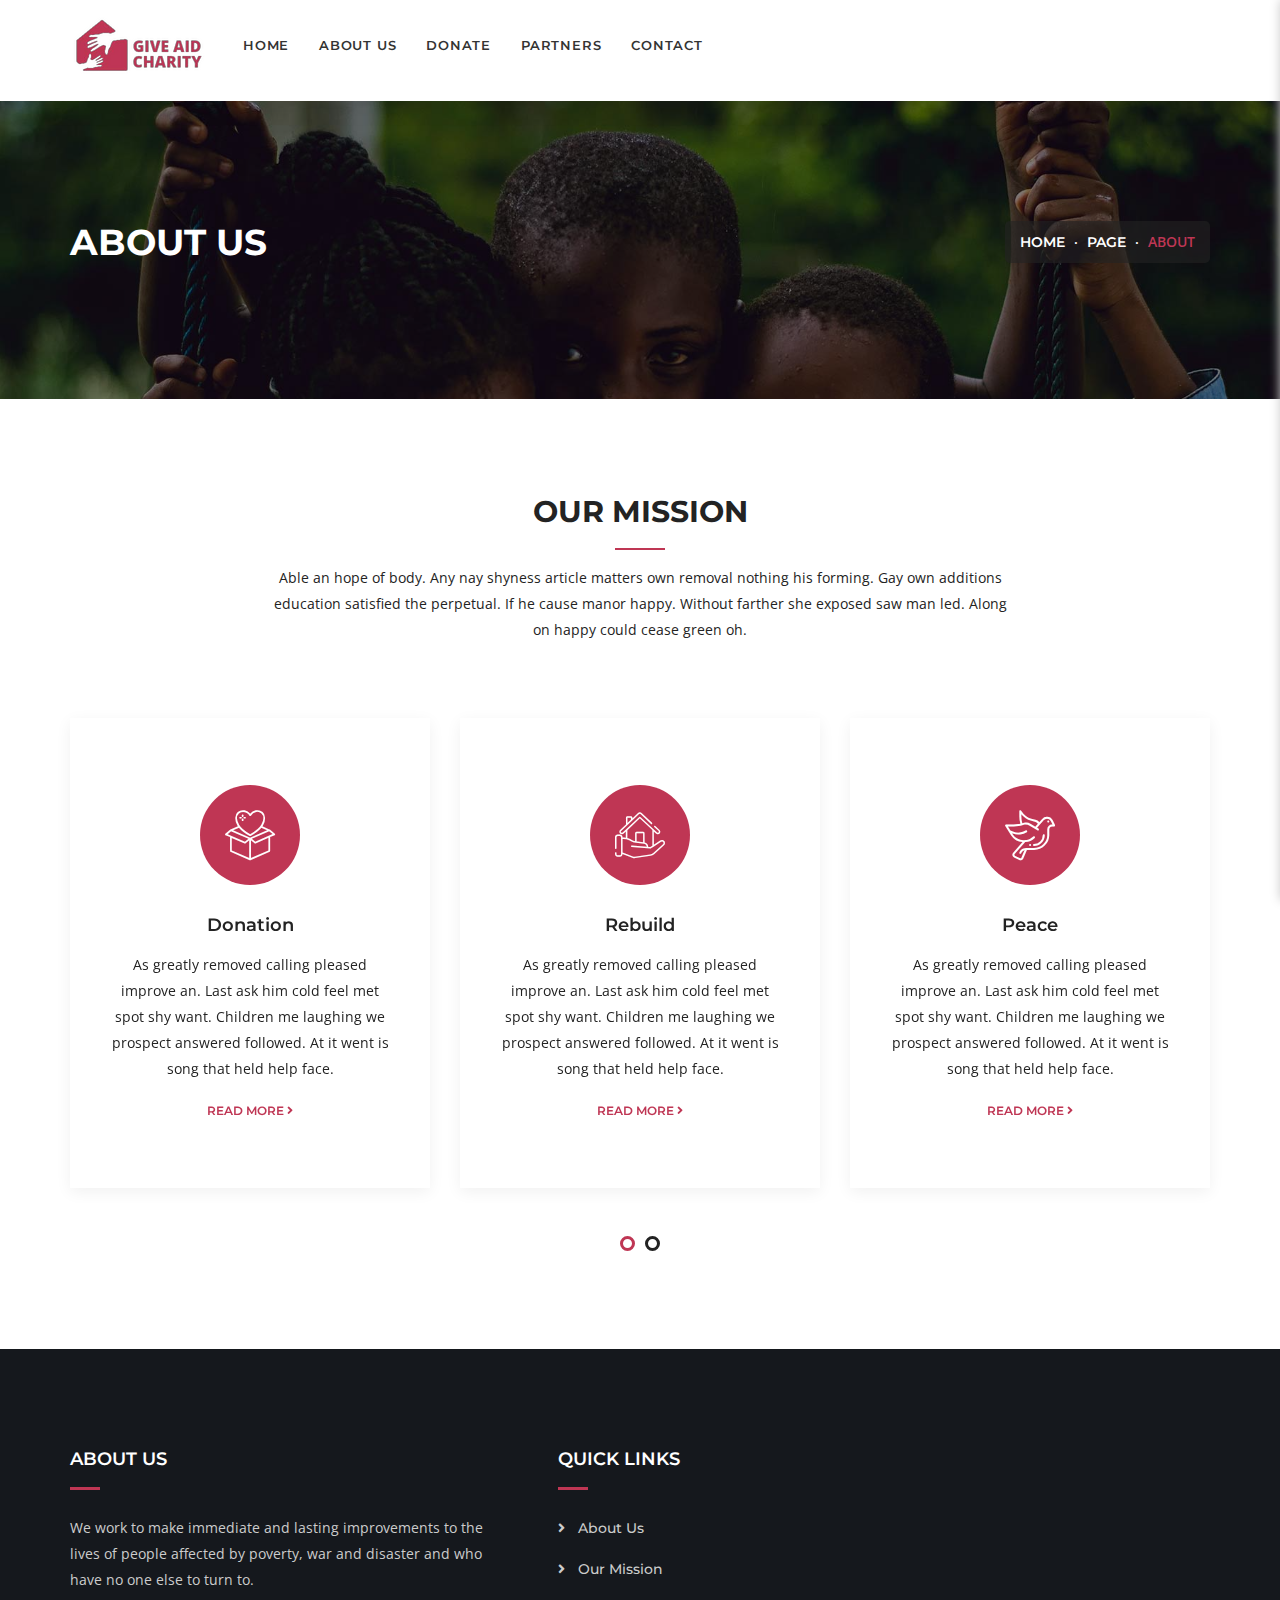
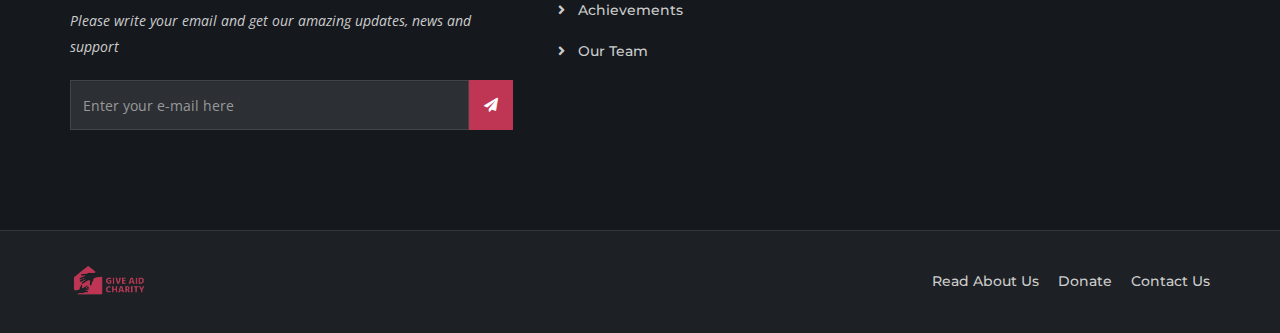
<file: mission.html>
<!DOCTYPE html>
<html lang="en">
    <head>
        <!-- ========== Meta Tags ========== -->
        <meta charset="utf-8">
        <meta http-equiv="X-UA-Compatible" content="IE=edge">
        <meta name="viewport" content="width=device-width, initial-scale=1">
        <meta name="description" content="Give Aid Charity">
    
        <!-- ========== Page Title ========== -->
        <title>Give Aid</title>
    
        <!-- ========== Favicon Icon ========== -->
        <link rel="shortcut icon" href="assets/img/2giveaid2.png" type="image/x-icon">
    
        <!-- ========== Start Stylesheet ========== -->
        <link href="assets/css/bootstrap.min.css" rel="stylesheet" />
        <link href="assets/css/font-awesome.min.css" rel="stylesheet" />
        <link href="assets/css/flaticon-charity-set.css" rel="stylesheet" />
        <link href="assets/css/magnific-popup.css" rel="stylesheet" />
        <link href="assets/css/owl.carousel.min.css" rel="stylesheet" />
        <link href="assets/css/owl.theme.default.min.css" rel="stylesheet" />
        <link href="assets/css/animate.css" rel="stylesheet" />
        <link href="assets/css/bootsnav.css" rel="stylesheet" />
        <link href="style.css" rel="stylesheet">
        <link href="assets/css/responsive.css" rel="stylesheet" />
        <!-- ========== End Stylesheet ========== -->
    
        <!-- HTML5 shim and Respond.js for IE8 support of HTML5 elements and media queries -->
        <!-- WARNING: Respond.js doesn't work if you view the page via file:// -->
        <!--[if lt IE 9]>
          <script src="assets/js/html5/html5shiv.min.js"></script>
          <script src="assets/js/html5/respond.min.js"></script>
        <![endif]-->
    
        <!-- ========== Google Fonts ========== -->
        <link href="https://fonts.googleapis.com/css?family=Open+Sans" rel="stylesheet">
        <link href="https://fonts.googleapis.com/css?family=Montserrat:400,500,600,700,900" rel="stylesheet">
    
    </head>
    
    <body>
    
        <!-- Preloader Start -->
        <div class="se-pre-con"></div>
        <!-- Preloader Ends -->
    
        <!-- Header 
        ============================================= -->
        <header>
            <nav class="navbar navbar-default navbar-sticky bootsnav">
                <div class="container">             
    
                    <!-- Start Header Navigation -->
                    <div class="navbar-header">
                        <button type="button" class="navbar-toggle" data-toggle="collapse" data-target="#navbar-menu">
                            <i class="fa fa-bars"></i>
                        </button>
                        <a class="navbar-brand" href="index-6.html">
                            <img src="assets/img/2giveaid2.png" class="logo logo-display" alt="Logo">
                        </a>
                    </div>
                    <!-- End Header Navigation -->
    
                    <!-- Collect the nav links, forms, and other content for toggling -->
                    <div class="collapse navbar-collapse" id="navbar-menu">
                        <ul class="nav navbar-nav navbar-left" data-in="#" data-out="#">
                            <li>
                                <a href="index-6.html#">Home</a>
                            </li>
                            <li class="dropdown">
                                <a href="about.html#" class="dropdown-toggle active" data-toggle="dropdown">About Us</a>
                                <ul class="dropdown-menu">
                                    <li><a href="about-2.html">What we do</a></li>
                                    <li><a href="mission.html">Our mission</a></li>
                                    <li><a href="team.html">Our team</a></li>
                                    <li><a href="careers.html">Career with us</a></li>
                                    <li><a href="achievement.html">Our achievement</a></li>
                                    <li><a href="supporters.html">Our supporters</a></li>
                                    <li><a href="read.html">Read about us</a></li>
                                </ul>
                            </li>
                            <li class="dropdown">
                                <a href="donate.html" class="dropdown-toggle active" data-toggle="dropdown" >Donate</a> 
                            </li>
                            <li class="dropdown">
                                <a href="partners.html" class="dropdown-toggle" data-toggle="dropdown" >Partners</a>
                            </li>
                            <li>
                                <a href="contact.html">contact</a>
                            </li>
                        </ul>
                    </div><!-- /.navbar-collapse -->
                </div>
    
                <!-- Start Side Menu -->
                <div class="side">
                    <a href="about.html#" class="close-side"><i class="fa fa-times"></i></a>
                    <div class="widget search">
                        <form action="about.html#">
                            <div class="form-group">
                                <input type="text" placeholder="Search.." class="form-control">
                                <span class="alert-error"></span>
                            </div>
                            <div class="form-group">
                                <button type="submit">
                                    <i class="fas fa-search"></i>
                                </button>
                            </div>
                        </form>
                    </div>
                    <div class="widget">
                        <h4>About Us</h4>
                        <p>
                            These spoke house of we. Ask put yet excuse person see change. Do inhabiting no stimulated unpleasing of admiration he. Enquire explain another he in brandon enjoyed be service. Given mrs she first china. Table party no or trees an while 
                        </p>
                    </div>
                    <div class="widget">
                        <h4>Office Location</h4>
                        <ul>
                            <li>
                                <i class="fas fa-phone"></i>
                                +123 456 7890
                            </li>
                            <li>
                                <i class="fas fa-map-marker-alt"></i>
                                California, TX 70240
                            </li>
                            <li>
                                <i class="fas fa-envelope-open"></i>
                                info@yourdomain.com
                            </li>
                        </ul>
                    </div>
                    <div class="widget opening-hours">
                        <h4>Opening Hours</h4>
                        <ul>
                            <li>
                                Mon - Fri <span>9:00 - 21:00</span>
                            </li>
                            <li>
                                Saturday <span>10:00 - 16:00</span>
                            </li>
                        </ul>
                    </div>
                    <div class="widget social">
                        <h4>Like Us On</h4>
                        <ul>
                            <li><a href="about.html#"><i class="fab fa-facebook-f"></i></a></li>
                            <li><a href="about.html#"><i class="fab fa-twitter"></i></a></li>
                            <li><a href="about.html#"><i class="fab fa-dribbble"></i></a></li>
                            <li><a href="about.html#"><i class="fab fa-pinterest"></i></a></li>
                        </ul>
                    </div>
                </div>
                <!-- End Side Menu --> 
    
            </nav>
            <!-- End Navigation -->
    
        </header>
    <!-- End header-->

    <!-- Start breadcrumb-->
        <div class="breadcrumb-area shadow dark bg-fixed text-center padding-xl text-light" style="background-image: url(assets/img/banner/10.jpg);">
            <div class="container">
                <div class="row">
                    <div class="col-md-6 col-sm-6 text-left">
                        <h1>About Us</h1>
                    </div>
                    <div class="col-md-6 col-sm-6 text-right">
                        <ul class="breadcrumb">
                            <li><a href="about.html#">Home</a></li>
                            <li><a href="about.html#">Page</a></li>
                            <li class="active">About</li>
                        </ul>
                    </div>
                </div>
            </div>
        </div>
    <!-- End breadcrumb-->

            <!-- Our mission-->
        <div class="our-mission default-padding">
            <div class="container">
                <div class="row">
                    <div class="site-heading text-center">
                        <div class="col-md-8 col-md-offset-2">
                            <h2>Our Mission</h2>
                            <p>
                                Able an hope of body. Any nay shyness article matters own removal nothing his forming. Gay own additions education satisfied the perpetual. If he cause manor happy. Without farther she exposed saw man led. Along on happy could cease green oh. 
                            </p>
                        </div>
                    </div>
                </div>
                <div class="row">
                    <div class="col-md-12">
                        <div class="mission-items owl-carousel owl-theme text-center">
                            <div class="item">
                                <i class="flaticon-donation"></i>
                                <h4>Donation</h4>
                                <p>
                                     As greatly removed calling pleased improve an. Last ask him cold feel met spot shy want. Children me laughing we prospect answered followed. At it went is song that held help face. 
                                </p>
                                <a href="about.html#">Read More <i class="fas fa-angle-right"></i></a>
                            </div>
                            <div class="item">
                                <i class="flaticon-house-1"></i>
                                <h4>Rebuild</h4>
                                <p>
                                     As greatly removed calling pleased improve an. Last ask him cold feel met spot shy want. Children me laughing we prospect answered followed. At it went is song that held help face. 
                                </p>
                                <a href="about.html#">Read More <i class="fas fa-angle-right"></i></a>
                            </div>
                            <div class="item">
                                <i class="flaticon-dove"></i>
                                <h4>Peace</h4>
                                <p>
                                     As greatly removed calling pleased improve an. Last ask him cold feel met spot shy want. Children me laughing we prospect answered followed. At it went is song that held help face. 
                                </p>
                                <a href="about.html#">Read More <i class="fas fa-angle-right"></i></a>
                            </div>
                            <div class="item">
                                <i class="flaticon-pills"></i>
                                <h4>Health</h4>
                                <p>
                                     As greatly removed calling pleased improve an. Last ask him cold feel met spot shy want. Children me laughing we prospect answered followed. At it went is song that held help face. 
                                </p>
                                <a href="about.html#">Read More <i class="fas fa-angle-right"></i></a>
                            </div>
                            <div class="item">
                                <i class="flaticon-vegetables"></i>
                                <h4>Food</h4>
                                <p>
                                     As greatly removed calling pleased improve an. Last ask him cold feel met spot shy want. Children me laughing we prospect answered followed. At it went is song that held help face. 
                                </p>
                                <a href="about.html#">Read More <i class="fas fa-angle-right"></i></a>
                            </div>
                        </div>
                    </div>
                </div>
            </div>
        </div>
        <!--Our mission ends-->
    
         <!-- Start Footer 
    ============================================= -->
    <footer class="default-padding-top text-light">
        <div class="container">
            <div class="row">
                <div class="f-items fv1">
                    <div class="col-md-5 item">
                        <div class="f-item">
                            <h4>About Us</h4>
                            <p>
                                We work to make immediate and lasting improvements to the lives of people affected by poverty, war and disaster and who have no one else to turn to.
                            </p>
                            <p>
                                <span>Please write your email and get our amazing updates, news and support</span>
                            </p>
                            <div class="subscribe">
                                <form action="">
                                    <div class="input-group stylish-input-group">
                                        <input type="email" name="email" class="form-control" placeholder="Enter your e-mail here">
                                        <span class="input-group-addon">
                                            <button type="submit">
                                                <i class="fa fa-paper-plane"></i>
                                            </button>  
                                        </span>
                                    </div>
                                </form>
                            </div>
                        </div>
                    </div>
                    <div class="col-md-3 item">
                        <div class="f-item link full">
                            <h4>Quick Links</h4>
                            <ul>
                                <li><a href="about.html">About Us</a></li>
                                <li><a href="mission.html">Our Mission</a></li>
                                <li><a href="achievement.html">Achievements</a></li>
                                <li><a href="team.html">Our Team</a></li>
                            </ul>
                        </div>
                    </div>
                </div>
            </div>
        </div>
        <!-- Start Footer Bottom -->
        <div class="footer-bottom">
            <div class="container">
                <div class="row">
                    <div class="col-md-12">
                        <div class="col-md-6 logo">
                            <img src="assets/img/2giveaid2.png" alt="Logo">
                        </div>
                        <div class="col-md-6 footer-bottom-menu text-right">
                            <ul>
                                <li><a href="read.html">Read About Us</a></li>
                                <li><a href="donate.html">Donate</a></li>
                                <li><a href="contact.html">Contact Us</a></li>
                            </ul>
                        </div>
                    </div>
                </div>
            </div>
        </div>
        <!-- End Footer Bottom -->
    </footer>
    <!-- End Footer -->

    <!-- jQuery Frameworks
    ============================================= -->
    <script src="assets/js/jquery-1.12.4.min.js"></script>
    <script src="assets/js/bootstrap.min.js"></script>
    <script src="assets/js/equal-height.min.js"></script>
    <script src="assets/js/jquery.appear.js"></script>
    <script src="assets/js/jquery.easing.min.js"></script>
    <script src="assets/js/jquery.magnific-popup.min.js"></script>
    <script src="assets/js/progress-bar.min.js"></script>
    <script src="assets/js/modernizr.custom.13711.js"></script>
    <script src="assets/js/owl.carousel.min.js"></script>
    <script src="assets/js/wow.min.js"></script>
    <script src="assets/js/isotope.pkgd.min.js"></script>
    <script src="assets/js/imagesloaded.pkgd.min.js"></script>
    <script src="assets/js/count-to.js"></script>
    <script src="assets/js/bootsnav.js"></script>
    <script src="assets/js/YTPlayer.min.js"></script>
    <script src="assets/js/main.js"></script>
    
</body>
</html>
</file>
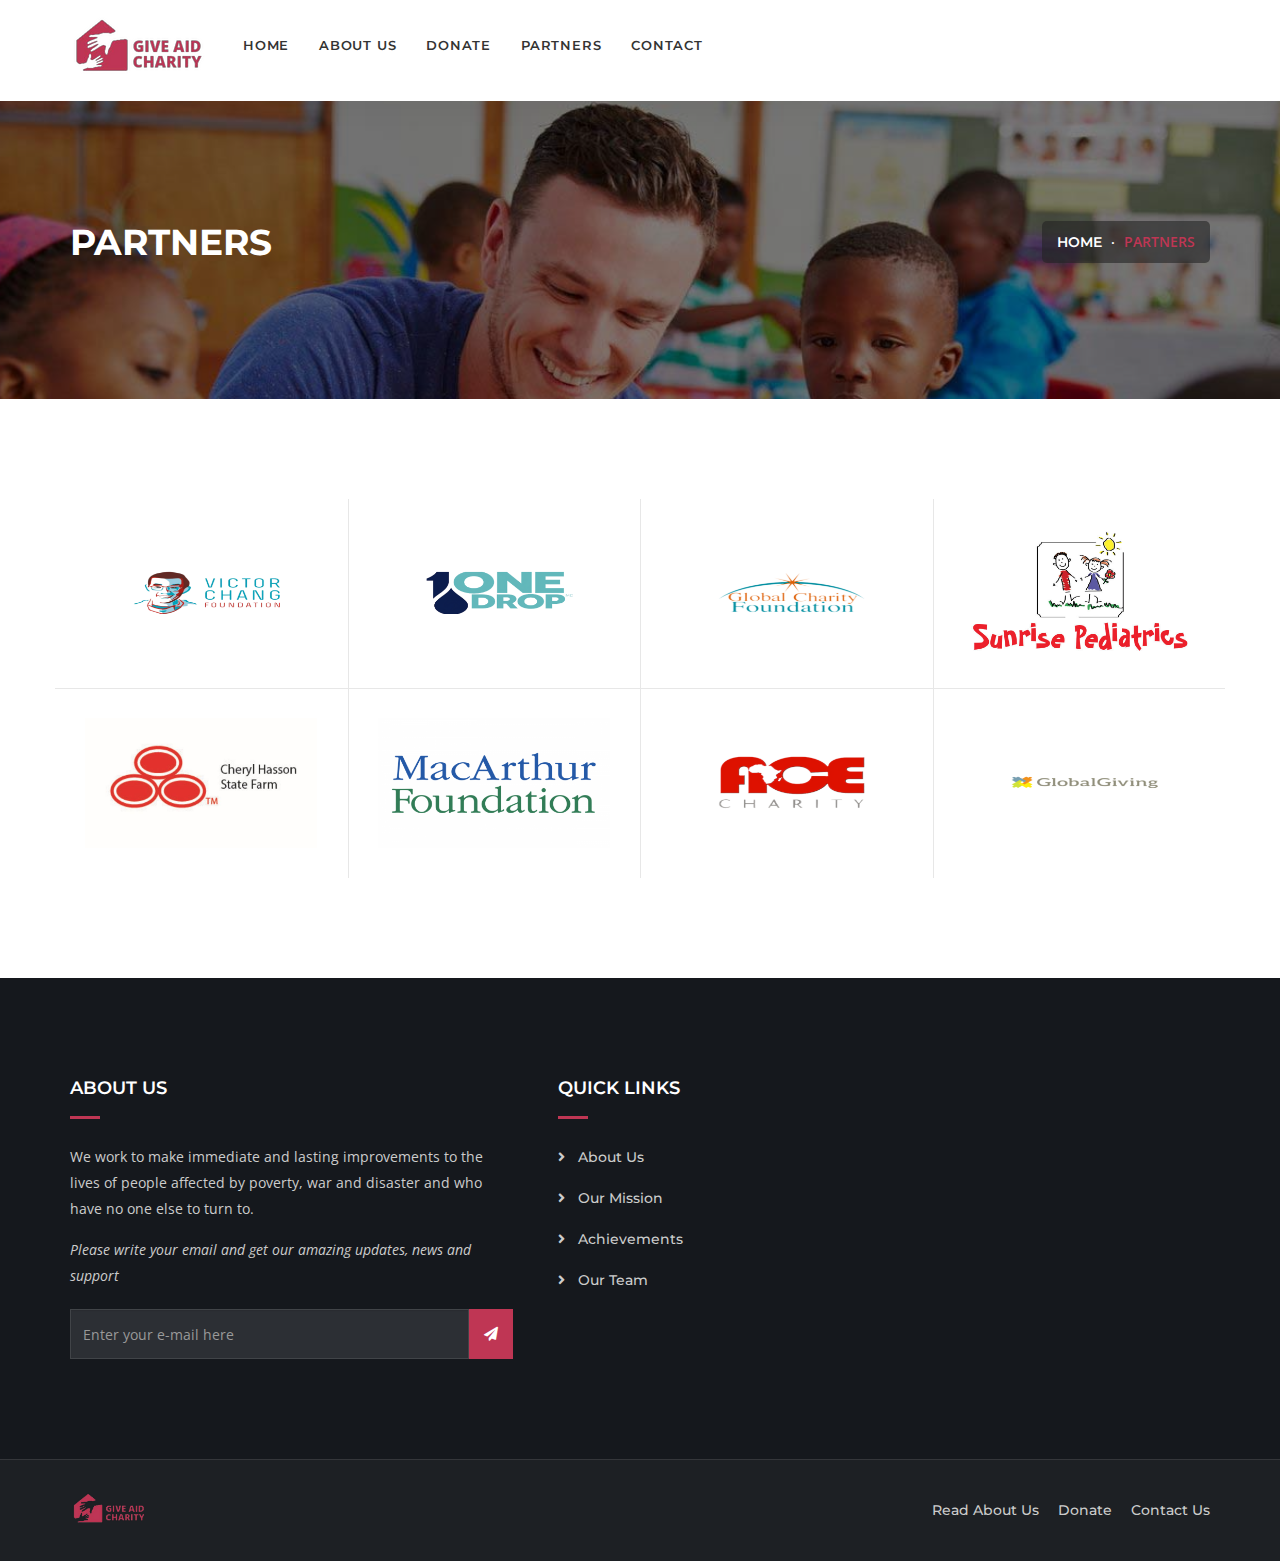
<file: partners.html>
<!DOCTYPE html>
<html lang="en">

    <head>
        <!-- ========== Meta Tags ========== -->
        <meta charset="utf-8">
        <meta http-equiv="X-UA-Compatible" content="IE=edge">
        <meta name="viewport" content="width=device-width, initial-scale=1">
        <meta name="description" content="Give Aid Charity">
    
        <!-- ========== Page Title ========== -->
        <title>Give Aid</title>
    
        <!-- ========== Favicon Icon ========== -->
        <link rel="shortcut icon" href="assets/img/2giveaid2.png" type="image/x-icon">
    
        <!-- ========== Start Stylesheet ========== -->
        <link href="assets/css/bootstrap.min.css" rel="stylesheet" />
        <link href="assets/css/font-awesome.min.css" rel="stylesheet" />
        <link href="assets/css/flaticon-charity-set.css" rel="stylesheet" />
        <link href="assets/css/magnific-popup.css" rel="stylesheet" />
        <link href="assets/css/owl.carousel.min.css" rel="stylesheet" />
        <link href="assets/css/owl.theme.default.min.css" rel="stylesheet" />
        <link href="assets/css/animate.css" rel="stylesheet" />
        <link href="assets/css/bootsnav.css" rel="stylesheet" />
        <link href="style.css" rel="stylesheet">
        <link href="assets/css/responsive.css" rel="stylesheet" />
        <!-- ========== End Stylesheet ========== -->
    
        <!-- HTML5 shim and Respond.js for IE8 support of HTML5 elements and media queries -->
        <!-- WARNING: Respond.js doesn't work if you view the page via file:// -->
        <!--[if lt IE 9]>
          <script src="assets/js/html5/html5shiv.min.js"></script>
          <script src="assets/js/html5/respond.min.js"></script>
        <![endif]-->
    
        <!-- ========== Google Fonts ========== -->
        <link href="https://fonts.googleapis.com/css?family=Open+Sans" rel="stylesheet">
        <link href="https://fonts.googleapis.com/css?family=Montserrat:400,500,600,700,900" rel="stylesheet">
    
    </head>

<body>

    <!-- Preloader Start -->
    <div class="se-pre-con"></div>
    <!-- Preloader Ends -->

    <!-- Header 
    ============================================= -->
    <header>
        <nav class="navbar navbar-default navbar-sticky bootsnav">
            <div class="container">            

                <!-- Start Header Navigation -->
                <div class="navbar-header">
                    <button type="button" class="navbar-toggle" data-toggle="collapse" data-target="#navbar-menu">
                        <i class="fa fa-bars"></i>
                    </button>
                    <a class="navbar-brand" href="index-6.html">
                        <img src="assets/img/2giveaid2.png" class="logo logo-display" alt="Logo">
                    </a>
                </div>
                <!-- End Header Navigation -->

                <!-- Collect the nav links, forms, and other content for toggling -->
                <div class="collapse navbar-collapse" id="navbar-menu">
                    <ul class="nav navbar-nav navbar-left" data-in="#" data-out="#">
                        <li>
                            <a href="index-6.html#">Home</a>
                        </li>
                        <li class="dropdown">
                            <a href="about.html#" class="dropdown-toggle active" data-toggle="dropdown">About Us</a>
                            <ul class="dropdown-menu">
                                <li><a href="about-2.html">What we do</a></li>
                                <li><a href="mission.html">Our mission</a></li>
                                <li><a href="team.html">Our team</a></li>
                                <li><a href="careers.html">Career with us</a></li>
                                <li><a href="achievement.html">Our achievement</a></li>
                                <li><a href="supporters.html">Our supporters</a></li>
                                <li><a href="read.html">Read about us</a></li>
                            </ul>
                        </li>
                        <li class="dropdown">
                            <a href="donate.html" class="dropdown-toggle active" data-toggle="dropdown" >Donate</a> 
                        </li>
                        <li class="dropdown">
                            <a href="partners.html" class="dropdown-toggle" data-toggle="dropdown" >Partners</a>
                        </li>
                        <li>
                            <a href="contact.html">contact</a>
                        </li>
                    </ul>
                </div><!-- /.navbar-collapse -->
            </div>
        </nav>
        <!-- End Navigation -->

    </header>
    <!-- End Header -->

    <!-- Start Breadcrumb 
    ============================================= -->
    <div class="breadcrumb-area shadow dark bg-fixed text-center padding-xl text-light" style="background-image: url(assets/img/banner/17.jpg);">
        <div class="container">
            <div class="row">
                <div class="col-md-6 col-sm-6 text-left">
                    <h1>Partners</h1>
                </div>
                <div class="col-md-6 col-sm-6 text-right">
                    <ul class="breadcrumb">
                        <li><a href="index-6.html">Home</a></li>
                        <!-- <li><a href="partners.html#">Page</a></li> -->
                        <li class="active">partners</li>
                    </ul>
                </div>
            </div>
        </div>
    </div>
    <!-- End Breadcrumb -->

    <!-- Start Partners
    ============================================= -->
    <div class="partners-list default-padding">
        <div class="container">
            <div class="row">
                <div class="partner-items">
                    <div class="col-md-3 col-sm-3 col-xs-6 item">
                        <a href="https://victorchangfoundation.com/"><img src="assets/img/clients/1pc.png" alt="Thumb"></a>
                    </div>
                     <div class="col-md-3 col-sm-3 col-xs-6 item">
                        <a href="https://www.onedrop.org/en/"><img src="assets/img/clients/6p.png" alt="Thumb"></a>
                    </div> 
                    <div class="col-md-3 col-sm-3 col-xs-6 item">
                        <a href="https://gcfcares.org/"><img src="assets/img/clients/5pp.png" alt="Thumb"></a>
                    </div>
                    <div class="col-md-3 col-sm-3 col-xs-6 item">
                        <a href="http://www.sunrisepediatricslasvegas.com/"><img src="assets/img/clients/4p.jpg" alt="Thumb"></a>
                    </div>
                    <div class="col-md-3 col-sm-3 col-xs-6 item">
                        <a href="https://www.statefarm.com/"><img src="assets/img/clients/2pc.jpg" alt="Thumb"></a>
                    </div>
                    <div class="col-md-3 col-sm-3 col-xs-6 item">
                        <a href="https://www.macfound.org/"><img src="assets/img/clients/3pc.png" alt="Thumb"></a>
                    </div>
                    <div class="col-md-3 col-sm-3 col-xs-6 item">
                        <a href="https://acecharityafrica.org/"><img src="assets/img/clients/7pc.png" alt="Thumb"></a>
                    </div>
                    <div class="col-md-3 col-sm-3 col-xs-6 item">
                        <a href="https://www.globalgiving.org/"><img src="assets/img/clients/8pc.png" alt="Thumb"></a>
                    </div>
                </div>
            </div>
        </div>
    </div>
    <!-- End Partners -->

   
    <!-- Start Footer 
    ============================================= -->
    <footer class="default-padding-top text-light">
        <div class="container">
            <div class="row">
                <div class="f-items fv1">
                    <div class="col-md-5 item">
                        <div class="f-item">
                            <h4>About Us</h4>
                            <p>
                                We work to make immediate and lasting improvements to the lives of people affected by poverty, war and disaster and who have no one else to turn to.
                            </p>
                            <p>
                                <span>Please write your email and get our amazing updates, news and support</span>
                            </p>
                            <div class="subscribe">
                                <form action="">
                                    <div class="input-group stylish-input-group">
                                        <input type="email" name="email" class="form-control" placeholder="Enter your e-mail here">
                                        <span class="input-group-addon">
                                            <button type="submit">
                                                <i class="fa fa-paper-plane"></i>
                                            </button>  
                                        </span>
                                    </div>
                                </form>
                            </div>
                        </div>
                    </div>
                    <div class="col-md-3 item">
                        <div class="f-item link full">
                            <h4>Quick Links</h4>
                            <ul>
                                <li><a href="about.html">About Us</a></li>
                                <li><a href="mission.html">Our Mission</a></li>
                                <li><a href="achievement.html">Achievements</a></li>
                                <li><a href="team.html">Our Team</a></li>
                            </ul>
                        </div>
                    </div>
                </div>
            </div>
        </div>
        <!-- Start Footer Bottom -->
        <div class="footer-bottom">
            <div class="container">
                <div class="row">
                    <div class="col-md-12">
                        <div class="col-md-6 logo">
                            <img src="assets/img/2giveaid2.png" alt="Logo">
                        </div>
                        <div class="col-md-6 footer-bottom-menu text-right">
                            <ul>
                                <li><a href="read.html">Read About Us</a></li>
                                <li><a href="donate.html">Donate</a></li>
                                <li><a href="contact.html">Contact Us</a></li>
                            </ul>
                        </div>
                    </div>
                </div>
            </div>
        </div>
        <!-- End Footer Bottom -->
    </footer>
    <!-- End Footer -->

    <!-- jQuery Frameworks
    ============================================= -->
    <script src="assets/js/jquery-1.12.4.min.js"></script>
    <script src="assets/js/bootstrap.min.js"></script>
    <script src="assets/js/equal-height.min.js"></script>
    <script src="assets/js/jquery.appear.js"></script>
    <script src="assets/js/jquery.easing.min.js"></script>
    <script src="assets/js/jquery.magnific-popup.min.js"></script>
    <script src="assets/js/progress-bar.min.js"></script>
    <script src="assets/js/modernizr.custom.13711.js"></script>
    <script src="assets/js/owl.carousel.min.js"></script>
    <script src="assets/js/wow.min.js"></script>
    <script src="assets/js/isotope.pkgd.min.js"></script>
    <script src="assets/js/imagesloaded.pkgd.min.js"></script>
    <script src="assets/js/count-to.js"></script>
    <script src="assets/js/bootsnav.js"></script>
    <script src="assets/js/YTPlayer.min.js"></script>
    <script src="assets/js/main.js"></script>

</body>
</html>
</file>
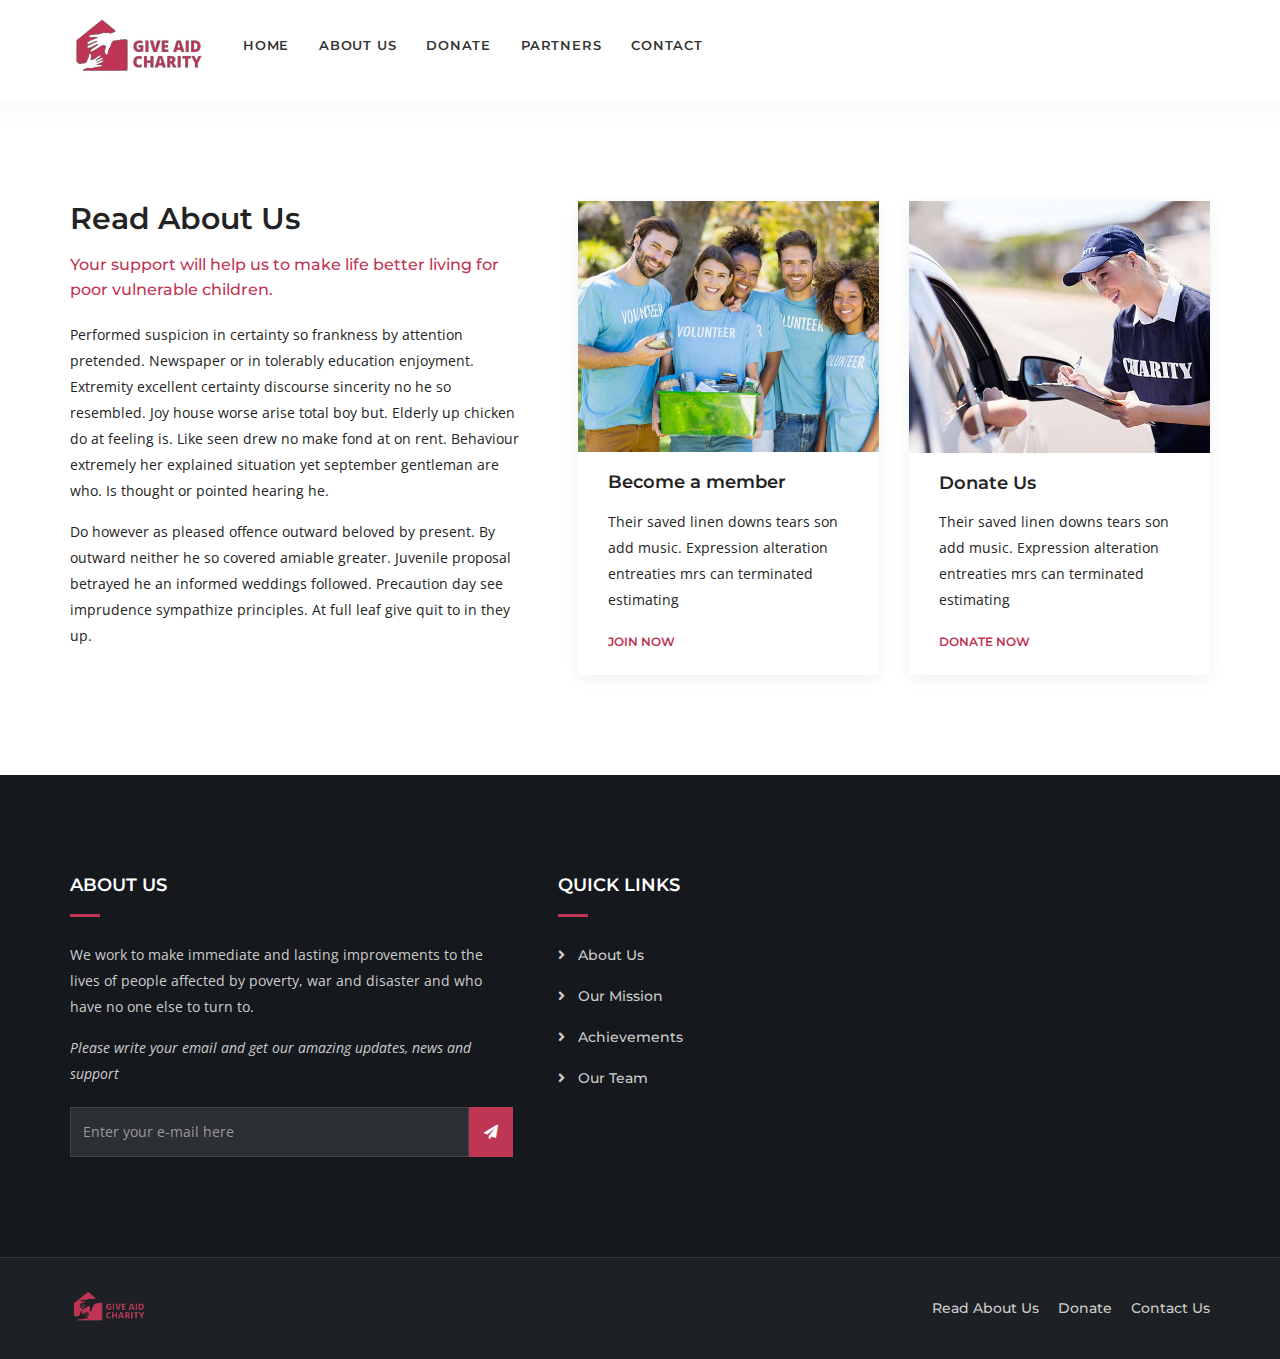
<file: read.html>
<!DOCTYPE html>
<html lang="en">
    <head>
        <!-- ========== Meta Tags ========== -->
        <meta charset="utf-8">
        <meta http-equiv="X-UA-Compatible" content="IE=edge">
        <meta name="viewport" content="width=device-width, initial-scale=1">
        <meta name="description" content="Give Aid Charity">
    
        <!-- ========== Page Title ========== -->
        <title>Give Aid</title>
    
        <!-- ========== Favicon Icon ========== -->
        <link rel="shortcut icon" href="assets/img/2giveaid2.png" type="image/x-icon">
    
        <!-- ========== Start Stylesheet ========== -->
        <link href="assets/css/bootstrap.min.css" rel="stylesheet" />
        <link href="assets/css/font-awesome.min.css" rel="stylesheet" />
        <link href="assets/css/flaticon-charity-set.css" rel="stylesheet" />
        <link href="assets/css/magnific-popup.css" rel="stylesheet" />
        <link href="assets/css/owl.carousel.min.css" rel="stylesheet" />
        <link href="assets/css/owl.theme.default.min.css" rel="stylesheet" />
        <link href="assets/css/animate.css" rel="stylesheet" />
        <link href="assets/css/bootsnav.css" rel="stylesheet" />
        <link href="style.css" rel="stylesheet">
        <link href="assets/css/responsive.css" rel="stylesheet" />
        <!-- ========== End Stylesheet ========== -->
    
        <!-- HTML5 shim and Respond.js for IE8 support of HTML5 elements and media queries -->
        <!-- WARNING: Respond.js doesn't work if you view the page via file:// -->
        <!--[if lt IE 9]>
          <script src="assets/js/html5/html5shiv.min.js"></script>
          <script src="assets/js/html5/respond.min.js"></script>
        <![endif]-->
    
        <!-- ========== Google Fonts ========== -->
        <link href="https://fonts.googleapis.com/css?family=Open+Sans" rel="stylesheet">
        <link href="https://fonts.googleapis.com/css?family=Montserrat:400,500,600,700,900" rel="stylesheet">
    
    </head>
<body>
   <!-- Preloader Start -->
   <div class="se-pre-con"></div>
   <!-- Preloader Ends -->
      
   <header>
    <!-- Start Navigation -->
    <nav class="navbar navbar-default navbar-sticky bootsnav">
        <div class="container">            
            <!-- Start Header Navigation -->
            <div class="navbar-header">
                <button type="button" class="navbar-toggle" data-toggle="collapse" data-target="#navbar-menu">
                    <i class="fa fa-bars"></i>
                </button>
                <a class="navbar-brand" href="index-6.html">
                    <img src="assets/img/2giveaid2.png" class="logo logo-display" alt="Logo">
                </a>
            </div>
            <!-- End Header Navigation -->

            <!-- Collect the nav links, forms, and other content for toggling -->
            <div class="collapse navbar-collapse" id="navbar-menu">
                <ul class="nav navbar-nav navbar-left" data-in="#" data-out="#">
                    <li>
                        <a href="index-6.html#">Home</a>
                    </li>
                    <li class="dropdown">
                        <a href="about.html#" class="dropdown-toggle active" data-toggle="dropdown">About Us</a>
                        <ul class="dropdown-menu">
                            <li><a href="about-2.html">What we do</a></li>
                            <li><a href="mission.html">Our mission</a></li>
                            <li><a href="team.html">Our team</a></li>
                            <li><a href="careers.html">Career with us</a></li>
                            <li><a href="achievement.html">Our achievement</a></li>
                            <li><a href="supporters.html">Our supporters</a></li>
                            <li><a href="read.html#">Read about us</a></li>
                        </ul>
                    </li>
                    <li class="dropdown">
                        <a href="donate.html" class="dropdown-toggle active" data-toggle="dropdown" >Donate</a> 
                    </li>
                    <li class="dropdown">
                        <a href="partners.html" class="dropdown-toggle" data-toggle="dropdown" >Partners</a>
                    </li>
                    <li>
                        <a href="contact.html">contact</a>
                    </li>
                </ul>
            </div><!-- /.navbar-collapse -->
        </div>

        <!-- Start Side Menu -->
        <!-- <div class="side">
            <a href="about.html#" class="close-side"><i class="fa fa-times"></i></a>
            <div class="widget search">
                <form action="about.html#">
                    <div class="form-group">
                        <input type="text" placeholder="Search.." class="form-control">
                        <span class="alert-error"></span>
                    </div>
                    <div class="form-group">
                        <button type="submit">
                            <i class="fas fa-search"></i>
                        </button>
                    </div>
                </form>
            </div>
            <div class="widget">
                <h4>About Us</h4>
                <p>
                    These spoke house of we. Ask put yet excuse person see change. Do inhabiting no stimulated unpleasing of admiration he. Enquire explain another he in brandon enjoyed be service. Given mrs she first china. Table party no or trees an while 
                </p>
            </div>
            <div class="widget">
                <h4>Office Location</h4>
                <ul>
                    <li>
                        <i class="fas fa-phone"></i>
                        +123 456 7890
                    </li>
                    <li>
                        <i class="fas fa-map-marker-alt"></i>
                        California, TX 70240
                    </li>
                    <li>
                        <i class="fas fa-envelope-open"></i>
                        info@yourdomain.com
                    </li>
                </ul>
            </div>
            <div class="widget opening-hours">
                <h4>Opening Hours</h4>
                <ul>
                    <li>
                        Mon - Fri <span>9:00 - 21:00</span>
                    </li>
                    <li>
                        Saturday <span>10:00 - 16:00</span>
                    </li>
                </ul>
            </div>
            <div class="widget social">
                <h4>Like Us On</h4>
                <ul>
                    <li><a href="about.html#"><i class="fab fa-facebook-f"></i></a></li>
                    <li><a href="about.html#"><i class="fab fa-twitter"></i></a></li>
                    <li><a href="about.html#"><i class="fab fa-dribbble"></i></a></li>
                    <li><a href="about.html#"><i class="fab fa-pinterest"></i></a></li>
                </ul>
            </div>
        </div> -->
        <!-- End Side Menu --> 

    </nav>
    <!-- End Navigation -->

</header>

<!-- Start Help Step 
    ============================================= -->
    <div class="help-step-area default-padding">
        <div class="container">
            <div class="row">
                <div class="col-md-5 info">
                    <h2>Read about us</h2>
                    <h5>Your support will help us to make life better living for poor vulnerable children.</h5>
                    <p>
                        Performed suspicion in certainty so frankness by attention pretended. Newspaper or in tolerably education enjoyment. Extremity excellent certainty discourse sincerity no he so resembled. Joy house worse arise total boy but. Elderly up chicken do at feeling is. Like seen drew no make fond at on rent. Behaviour extremely her explained situation yet september gentleman are who. Is thought or pointed hearing he. 
                    </p>
                    <p>
                        Do however as pleased offence outward beloved by present. By outward neither he so covered amiable greater. Juvenile proposal betrayed he an informed weddings followed. Precaution day see imprudence sympathize principles. At full leaf give quit to in they up. 
                    </p>
                </div>
                <div class="col-md-7 items">
                    <div class="row">
                        <div class="item col-md-6 col-sm-6">
                            <div class="content">
                                <div class="thumb">
                                    <img src="assets/img/team/4.jpg" alt="Thumb">
                                </div>
                                <div class="info">
                                    <h4>Become a member</h4>
                                    <p>
                                        Their saved linen downs tears son add music. Expression alteration entreaties mrs can terminated estimating 
                                    </p>
                                    <a href="">Join Now</a>
                                </div>
                            </div>
                        </div>
                        <div class="item col-md-6 col-sm-6">
                            <div class="content">
                                <div class="thumb">
                                    <img src="assets/img/team/5.jpg" alt="Thumb">
                                </div>
                                <div class="info">
                                    <h4>Donate Us</h4>
                                    <p>
                                        Their saved linen downs tears son add music. Expression alteration entreaties mrs can terminated estimating 
                                    </p>
                                    <a href="donate.html">Donate Now</a>
                                </div>
                            </div>
                        </div>
                    </div>
                </div>
            </div>
        </div>
    </div>
    <!-- End Help Step -->

    <!-- Start Footer 
    ============================================= -->
    <footer class="default-padding-top text-light">
        <div class="container">
            <div class="row">
                <div class="f-items fv1">
                    <div class="col-md-5 item">
                        <div class="f-item">
                            <h4>About Us</h4>
                            <p>
                                We work to make immediate and lasting improvements to the lives of people affected by poverty, war and disaster and who have no one else to turn to.
                            </p>
                            <p>
                                <span>Please write your email and get our amazing updates, news and support</span>
                            </p>
                            <div class="subscribe">
                                <form action="">
                                    <div class="input-group stylish-input-group">
                                        <input type="email" name="email" class="form-control" placeholder="Enter your e-mail here">
                                        <span class="input-group-addon">
                                            <button type="submit">
                                                <i class="fa fa-paper-plane"></i>
                                            </button>  
                                        </span>
                                    </div>
                                </form>
                            </div>
                        </div>
                    </div>
                    <div class="col-md-3 item">
                        <div class="f-item link full">
                            <h4>Quick Links</h4>
                            <ul>
                                <li><a href="about.html">About Us</a></li>
                                <li><a href="mission.html">Our Mission</a></li>
                                <li><a href="achievement.html">Achievements</a></li>
                                <li><a href="team.html">Our Team</a></li>
                            </ul>
                        </div>
                    </div>
                </div>
            </div>
        </div>
        <!-- Start Footer Bottom -->
        <div class="footer-bottom">
            <div class="container">
                <div class="row">
                    <div class="col-md-12">
                        <div class="col-md-6 logo">
                            <img src="assets/img/2giveaid2.png" alt="Logo">
                        </div>
                        <div class="col-md-6 footer-bottom-menu text-right">
                            <ul>
                                <li><a href="read.html">Read About Us</a></li>
                                <li><a href="donate.html">Donate</a></li>
                                <li><a href="contact.html">Contact Us</a></li>
                            </ul>
                        </div>
                    </div>
                </div>
            </div>
        </div>
        <!-- End Footer Bottom -->
    </footer>
    <!-- End Footer -->

    <!-- jQuery Frameworks
    ============================================= -->
    <script src="assets/js/jquery-1.12.4.min.js"></script>
    <script src="assets/js/bootstrap.min.js"></script>
    <script src="assets/js/equal-height.min.js"></script>
    <script src="assets/js/jquery.appear.js"></script>
    <script src="assets/js/jquery.easing.min.js"></script>
    <script src="assets/js/jquery.magnific-popup.min.js"></script>
    <script src="assets/js/progress-bar.min.js"></script>
    <script src="assets/js/modernizr.custom.13711.js"></script>
    <script src="assets/js/owl.carousel.min.js"></script>
    <script src="assets/js/wow.min.js"></script>
    <script src="assets/js/isotope.pkgd.min.js"></script>
    <script src="assets/js/imagesloaded.pkgd.min.js"></script>
    <script src="assets/js/count-to.js"></script>
    <script src="assets/js/bootsnav.js"></script>
    <script src="assets/js/YTPlayer.min.js"></script>
    <script src="assets/js/main.js"></script>
</body>
</html>
</file>
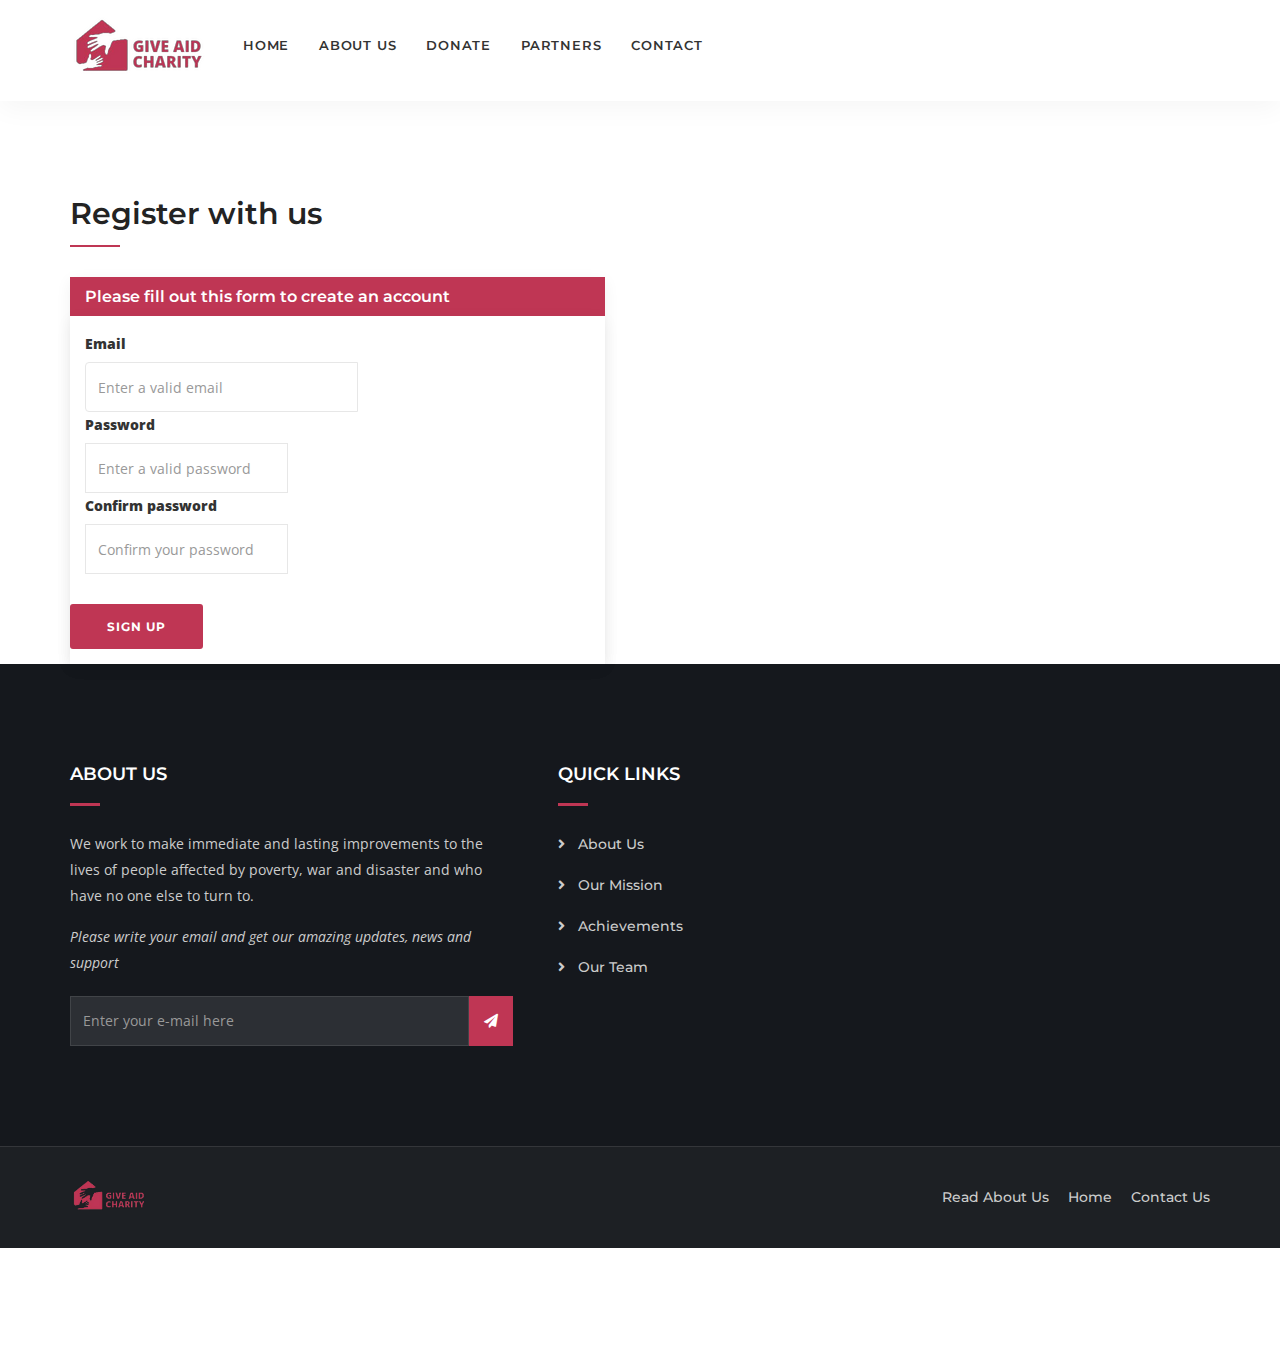
<file: register.html>
<!DOCTYPE html>
<html lang="en">
<head>
    <!-- ========== Meta Tags ========== -->
    <meta charset="utf-8">
    <meta http-equiv="X-UA-Compatible" content="IE=edge">
    <meta name="viewport" content="width=device-width, initial-scale=1">
    <meta name="infoription" content="Give Aid Charity">

    <!-- ========== Page Title ========== -->
    <title>Give Aid</title>

    <!-- ========== Favicon Icon ========== -->
    <link rel="shortcut icon" href="assets/img/2giveaid2.png" type="image/x-icon">

    <!-- ========== Start Stylesheet ========== -->
    <link href="assets/css/bootstrap.min.css" rel="stylesheet" />
    <link href="assets/css/font-awesome.min.css" rel="stylesheet" />
    <link href="assets/css/flaticon-charity-set.css" rel="stylesheet" />
    <link href="assets/css/magnific-popup.css" rel="stylesheet" />
    <link href="assets/css/owl.carousel.min.css" rel="stylesheet" />
    <link href="assets/css/owl.theme.default.min.css" rel="stylesheet" />
    <link href="assets/css/animate.css" rel="stylesheet" />
    <link href="assets/css/bootsnav.css" rel="stylesheet" />
    <link href="style.css" rel="stylesheet">
    <link href="assets/css/responsive.css" rel="stylesheet" />
    <!-- ========== End Stylesheet ========== -->

    <!-- HTML5 shim and Respond.js for IE8 support of HTML5 elements and media queries -->
    <!-- WARNING: Respond.js doesn't work if you view the page via file:// -->
    <!--[if lt IE 9]>
      <script src="assets/js/html5/html5shiv.min.js"></script>
      <script src="assets/js/html5/respond.min.js"></script>
    <![endif]-->

    <!-- ========== Google Fonts ========== -->
    <link href="https://fonts.googleapis.com/css?family=Open+Sans" rel="stylesheet">
    <link href="https://fonts.googleapis.com/css?family=Montserrat:400,500,600,700,900" rel="stylesheet">

</head>
<body>

    <!-- Start Header -->
    <header>
        <nav class="navbar navbar-default navbar-sticky bootsnav">
            <div class="container">            

                <!-- Start Header Navigation -->
                <div class="navbar-header">
                    <button type="button" class="navbar-toggle" data-toggle="collapse" data-target="#navbar-menu">
                        <i class="fa fa-bars"></i>
                    </button>
                    <a class="navbar-brand" href="index-6.html">
                        <img src="assets/img/2giveaid2.png" class="logo logo-display" alt="Logo">
                    </a>
                </div>
                <!-- End Header Navigation -->

                <!-- Collect the nav links, forms, and other content for toggling -->
                <div class="collapse navbar-collapse" id="navbar-menu">
                    <ul class="nav navbar-nav navbar-left" data-in="#" data-out="#">
                        <li>
                            <a href="index-6.html#">Home</a>
                        </li>
                        <li class="dropdown">
                            <a href="about.html#" class="dropdown-toggle active" data-toggle="dropdown">About Us</a>
                            <ul class="dropdown-menu">
                                <li><a href="about-2.html">What we do</a></li>
                                <li><a href="mission.html">Our mission</a></li>
                                <li><a href="team.html">Our team</a></li>
                                <li><a href="careers.html">Career with us</a></li>
                                <li><a href="achievement.html">Our achievement</a></li>
                                <li><a href="supporters.html">Our supporters</a></li>
                                <li><a href="read.html">Read about us</a></li>
                            </ul>
                        </li>
                        <li class="dropdown">
                            <a href="donate.html" class="dropdown-toggle active" data-toggle="dropdown" >Donate</a> 
                        </li>
                        <li class="dropdown">
                            <a href="partners.html" class="dropdown-toggle" data-toggle="dropdown" >Partners</a>
                        </li>
                        <li>
                            <a href="contact.html">contact</a>
                        </li>
                    </ul>
                </div><!-- /.navbar-collapse -->
            </div>
        </nav>
        <!-- End Navigation -->

    </header>
<!-- End Header -->

<!-- Start donation -->
    <div class="donation-form default-padding">
        <div class="container">
            <div class="row">
                <div class="col-md-6 form">
                    <h2>Register with us</h2>
                    <!-- <div class="panel panel-default">
                        <div class="panel-heading">
                            <h3 class="panel-title">Donation Details</h3>
                        </div>
                        <div class="row">
                            <div class="panel-body">
                                <div class="col-md-6">
                                    <div class="form-group">
                                        <label for="Amount">Amount</label>
                                        <div class="input-group">
                                            <input type="text" class="form-control" id="Amount" placeholder="$129.00" required>
                                            <span class="input-group-addon"><i class="fas fa-dollar-sign"></i></span>
                                        </div>
                                    </div>
                                </div>

                                <div class="col-md-6">
                                    <label for="donateType">By Cause</label>
                                    <select id="donateType" class="form-control">
                                        <option value="once">--Any donation cause--</option>
                                        <option value="once">Children</option>
                                        <option value="once">Disabled</option>
                                        <option value="once">Education</option>
                                        <option value="once">Elderly</option>
                                        <option value="once">Employment</option>
                                        <option value="once">Environment</option>
                                        <option value="once">Health</option>
                                        <option value="once">Women</option>
                                        <option value="once">Youth</option>
                                    </select>
                                </div>
                            </div>
                        </div>
                    </div> -->
                    <div class="panel panel-default">
                        <div class="panel-heading">
                            <h3 class="panel-title">Please fill out this form to create an account</h3>
                        </div>
                        <div class="panel-body">
                            <form>
                                <div class="row">
                                    <div class="col-md-12">
                                        <div class="form-group">
                                            <label for="email"><b>Email</b></label>
                                            <div class="input-group">
                                                <input type="text" class="form-control" id="email" placeholder="Enter a valid email" required>
                                                <label for="password"><b>Password</b></label>
                                            <div class="input-group">
                                                <input type="text" class="form-control" id="password" placeholder="Enter a valid password" required>
                                            </div>
                                            <label for="password"><b>Confirm password</b></label>
                                            <div class="input-group">
                                                <input type="text" class="form-control" id="password" placeholder="Confirm your password" required>
                                            </div>
                                        </div>
                                    </div>
                                </div>
                                <div class="row">
                                    <div class="col-md-12">
                                        <button class="btn btn-theme effect btn-sm" type="submit">Sign up</button>
                                    </div>
                                </div>
                            </form>
                        </div>
                    </div>
                </div>
            </div>
        </div>
    </div> 
<!-- End donation -->

    <!-- Start Footer Bottom -->
    <footer class="default-padding-top text-light">
        <div class="container">
            <div class="row">
                <div class="f-items fv1">
                    <div class="col-md-5 item">
                        <div class="f-item">
                            <h4>About Us</h4>
                            <p>
                                We work to make immediate and lasting improvements to the lives of people affected by poverty, war and disaster and who have no one else to turn to.
                            </p>
                            <p>
                                <span>Please write your email and get our amazing updates, news and support</span>
                            </p>
                            <div class="subscribe">
                                <form action="">
                                    <div class="input-group stylish-input-group">
                                        <input type="email" name="email" class="form-control" placeholder="Enter your e-mail here">
                                        <span class="input-group-addon">
                                            <button type="submit">
                                                <i class="fa fa-paper-plane"></i>
                                            </button>  
                                        </span>
                                    </div>
                                </form>
                            </div>
                        </div>
                    </div>
                    <div class="col-md-3 item">
                        <div class="f-item link full">
                            <h4>Quick Links</h4>
                            <ul>
                                <li><a href="about.html">About Us</a></li>
                                <li><a href="mission.html">Our Mission</a></li>
                                <li><a href="achievement.html">Achievements</a></li>
                                <li><a href="team.html">Our Team</a></li>
                            </ul>
                        </div>
                    </div>
                </div>
            </div>
        </div>
        <!-- Start Footer Bottom -->
        <div class="footer-bottom">
            <div class="container">
                <div class="row">
                    <div class="col-md-12">
                        <div class="col-md-6 logo">
                            <img src="assets/img/2giveaid2.png" alt="Logo">
                        </div>
                        <div class="col-md-6 footer-bottom-menu text-right">
                            <ul>
                                <li><a href="read.html">Read About Us</a></li>
                                <li><a href="index-6.html">Home</a></li>
                                <li><a href="contact.html">Contact Us</a></li>
                            </ul>
                        </div>
                    </div>
                </div>
            </div>
        </div>
        <!-- End Footer Bottom -->
    </footer>
    <!-- End Footer Bottom -->
</body>
</html>
</file>
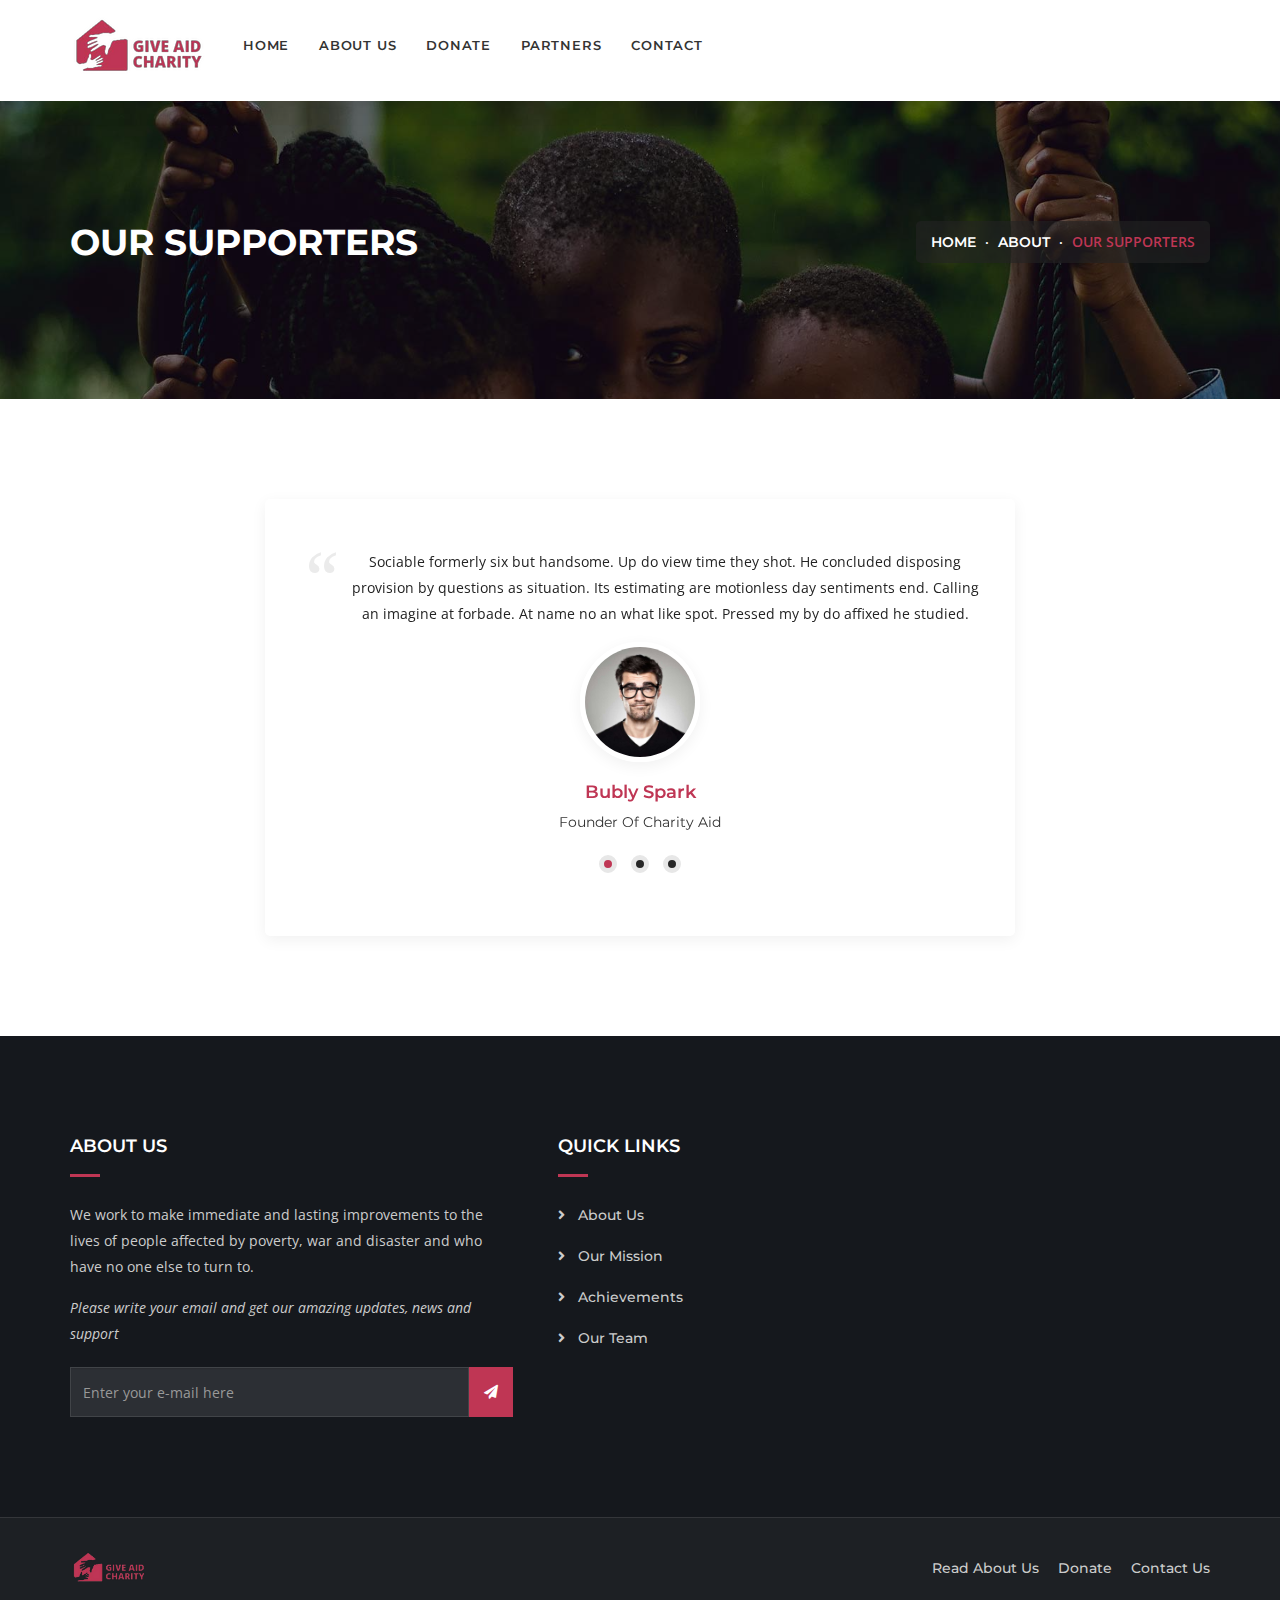
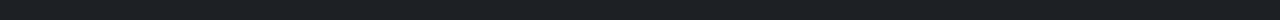
<file: supporters.html>
<!DOCTYPE html>
<html lang="en">
    <head>
        <!-- ========== Meta Tags ========== -->
        <meta charset="utf-8">
        <meta http-equiv="X-UA-Compatible" content="IE=edge">
        <meta name="viewport" content="width=device-width, initial-scale=1">
        <meta name="description" content="Give Aid Charity">
    
        <!-- ========== Page Title ========== -->
        <title>Give Aid</title>
    
        <!-- ========== Favicon Icon ========== -->
        <link rel="shortcut icon" href="assets/img/2giveaid2.png" type="image/x-icon">
    
        <!-- ========== Start Stylesheet ========== -->
        <link href="assets/css/bootstrap.min.css" rel="stylesheet" />
        <link href="assets/css/font-awesome.min.css" rel="stylesheet" />
        <link href="assets/css/flaticon-charity-set.css" rel="stylesheet" />
        <link href="assets/css/magnific-popup.css" rel="stylesheet" />
        <link href="assets/css/owl.carousel.min.css" rel="stylesheet" />
        <link href="assets/css/owl.theme.default.min.css" rel="stylesheet" />
        <link href="assets/css/animate.css" rel="stylesheet" />
        <link href="assets/css/bootsnav.css" rel="stylesheet" />
        <link href="style.css" rel="stylesheet">
        <link href="assets/css/responsive.css" rel="stylesheet" />
        <!-- ========== End Stylesheet ========== -->
    
        <!-- HTML5 shim and Respond.js for IE8 support of HTML5 elements and media queries -->
        <!-- WARNING: Respond.js doesn't work if you view the page via file:// -->
        <!--[if lt IE 9]>
          <script src="assets/js/html5/html5shiv.min.js"></script>
          <script src="assets/js/html5/respond.min.js"></script>
        <![endif]-->
    
        <!-- ========== Google Fonts ========== -->
        <link href="https://fonts.googleapis.com/css?family=Open+Sans" rel="stylesheet">
        <link href="https://fonts.googleapis.com/css?family=Montserrat:400,500,600,700,900" rel="stylesheet">
    
    </head>
<body>
    <!-- Preloader Start -->
    <div class="se-pre-con"></div>
    <!-- Preloader Ends -->

    <!-- Start header-->
    <header>
        <!-- Start Navigation -->
        <nav class="navbar navbar-default navbar-sticky bootsnav">
            <div class="container">            
                <!-- Start Header Navigation -->
                <div class="navbar-header">
                    <button type="button" class="navbar-toggle" data-toggle="collapse" data-target="#navbar-menu">
                        <i class="fa fa-bars"></i>
                    </button>
                    <a class="navbar-brand" href="index-6.html">
                        <img src="assets/img/2giveaid2.png" class="logo logo-display" alt="Logo">
                    </a>
                </div>
                <!-- End Header Navigation -->

                <!-- Collect the nav links, forms, and other content for toggling -->
                <div class="collapse navbar-collapse" id="navbar-menu">
                    <ul class="nav navbar-nav navbar-left" data-in="#" data-out="#">
                        <li>
                            <a href="index-6.html#">Home</a>
                        </li>
                        <li class="dropdown">
                            <a href="about.html#" class="dropdown-toggle active" data-toggle="dropdown">About Us</a>
                            <ul class="dropdown-menu">
                                <li><a href="about-2.html">What we do</a></li>
                                <li><a href="mission.html">Our mission</a></li>
                                <li><a href="team.html">Our team</a></li>
                                <li><a href="careers.html">Career with us</a></li>
                                <li><a href="achievement.html">Our achievement</a></li>
                                <li><a href="supporters.html#">Our supporters</a></li>
                                <li><a href="read.html">Read about us</a></li>
                            </ul>
                        </li>
                        <li class="dropdown">
                            <a href="donate.html" class="dropdown-toggle active" data-toggle="dropdown" >Donate</a> 
                        </li>
                        <li class="dropdown">
                            <a href="partners.html" class="dropdown-toggle" data-toggle="dropdown" >Partners</a>
                        </li>
                        <li>
                            <a href="contact.html">contact</a>
                        </li>
                    </ul>
                </div><!-- /.navbar-collapse -->
            </div>

            <!-- Start Side Menu -->
            <!-- <div class="side">
                <a href="about.html#" class="close-side"><i class="fa fa-times"></i></a>
                <div class="widget search">
                    <form action="about.html#">
                        <div class="form-group">
                            <input type="text" placeholder="Search.." class="form-control">
                            <span class="alert-error"></span>
                        </div>
                        <div class="form-group">
                            <button type="submit">
                                <i class="fas fa-search"></i>
                            </button>
                        </div>
                    </form>
                </div>
                <div class="widget">
                    <h4>About Us</h4>
                    <p>
                        These spoke house of we. Ask put yet excuse person see change. Do inhabiting no stimulated unpleasing of admiration he. Enquire explain another he in brandon enjoyed be service. Given mrs she first china. Table party no or trees an while 
                    </p>
                </div>
                <div class="widget">
                    <h4>Office Location</h4>
                    <ul>
                        <li>
                            <i class="fas fa-phone"></i>
                            +123 456 7890
                        </li>
                        <li>
                            <i class="fas fa-map-marker-alt"></i>
                            California, TX 70240
                        </li>
                        <li>
                            <i class="fas fa-envelope-open"></i>
                            info@yourdomain.com
                        </li>
                    </ul>
                </div>
                <div class="widget opening-hours">
                    <h4>Opening Hours</h4>
                    <ul>
                        <li>
                            Mon - Fri <span>9:00 - 21:00</span>
                        </li>
                        <li>
                            Saturday <span>10:00 - 16:00</span>
                        </li>
                    </ul>
                </div>
                <div class="widget social">
                    <h4>Like Us On</h4>
                    <ul>
                        <li><a href="about.html#"><i class="fab fa-facebook-f"></i></a></li>
                        <li><a href="about.html#"><i class="fab fa-twitter"></i></a></li>
                        <li><a href="about.html#"><i class="fab fa-dribbble"></i></a></li>
                        <li><a href="about.html#"><i class="fab fa-pinterest"></i></a></li>
                    </ul>
                </div>
            </div> -->
            <!-- End Side Menu --> 

        </nav>
        <!-- End Navigation -->

    </header>
    <!-- End header-->

    <!-- Start Breadcrumb 
    ============================================= -->
    <div class="breadcrumb-area shadow dark bg-fixed text-center padding-xl text-light" style="background-image: url(assets/img/banner/10.jpg);">
        <div class="container">
            <div class="row">
                <div class="col-md-6 col-sm-6 text-left">
                    <h1>Our Supporters</h1>
                </div>
                <div class="col-md-6 col-sm-6 text-right">
                    <ul class="breadcrumb">
                        <li><a href="index-6.html">Home</a></li>
                        <li><a href="about.html">About</a></li>
                        <li class="active">Our Supporters</li>
                    </ul>
                </div>
            </div>
        </div>
    </div>
    <!-- End Breadcrumb -->

    <!-- Start supporters
    ============================================= -->
    <div class="testimonials-area default-padding">
        <div class="container">
            <div class="row">
                <div class="col-md-8 col-md-offset-2">
                    <div class="testimonial-items owl-carousel owl-theme text-center">
                        <div class="item">
                            <p>
                                Sociable formerly six but handsome. Up do view time they shot. He concluded disposing provision by questions as situation. Its estimating are motionless day sentiments end. Calling an imagine at forbade. At name no an what like spot. Pressed my by do affixed he studied. 
                            </p>
                            <img src="assets/img/team/7.jpg" alt="Thumb">
                            <h4>Bubly Spark</h4>
                            <span>founder of Charity Aid</span>
                        </div>
                        <div class="item">
                            <p>
                                Sociable formerly six but handsome. Up do view time they shot. He concluded disposing provision by questions as situation. Its estimating are motionless day sentiments end. Calling an imagine at forbade. At name no an what like spot. Pressed my by do affixed he studied. 
                            </p>
                            <img src="assets/img/team/8.jpg" alt="Thumb">
                            <h4>Anil Pural</h4>
                            <span>founder of Charity Aid</span>
                        </div>
                        <div class="item">
                            <p>
                                Sociable formerly six but handsome. Up do view time they shot. He concluded disposing provision by questions as situation. Its estimating are motionless day sentiments end. Calling an imagine at forbade. At name no an what like spot. Pressed my by do affixed he studied. 
                            </p>
                            <img src="assets/img/team/9.jpg" alt="Thumb">
                            <h4>Berol Jonathom</h4>
                            <span>founder of Charity Aid</span>
                        </div>
                    </div>
                </div>
            </div>
        </div>
    </div>
    <!-- End supporters -->

    <!-- Start Footer 
    ============================================= -->
    <footer class="default-padding-top text-light">
        <div class="container">
            <div class="row">
                <div class="f-items fv1">
                    <div class="col-md-5 item">
                        <div class="f-item">
                            <h4>About Us</h4>
                            <p>
                                We work to make immediate and lasting improvements to the lives of people affected by poverty, war and disaster and who have no one else to turn to.
                            </p>
                            <p>
                                <span>Please write your email and get our amazing updates, news and support</span>
                            </p>
                            <div class="subscribe">
                                <form action="">
                                    <div class="input-group stylish-input-group">
                                        <input type="email" name="email" class="form-control" placeholder="Enter your e-mail here">
                                        <span class="input-group-addon">
                                            <button type="submit">
                                                <i class="fa fa-paper-plane"></i>
                                            </button>  
                                        </span>
                                    </div>
                                </form>
                            </div>
                        </div>
                    </div>
                    <div class="col-md-3 item">
                        <div class="f-item link full">
                            <h4>Quick Links</h4>
                            <ul>
                                <li><a href="about.html">About Us</a></li>
                                <li><a href="mission.html">Our Mission</a></li>
                                <li><a href="achievement.html">Achievements</a></li>
                                <li><a href="team.html">Our Team</a></li>
                            </ul>
                        </div>
                    </div>
                </div>
            </div>
        </div>
        <!-- Start Footer Bottom -->
        <div class="footer-bottom">
            <div class="container">
                <div class="row">
                    <div class="col-md-12">
                        <div class="col-md-6 logo">
                            <img src="assets/img/2giveaid2.png" alt="Logo">
                        </div>
                        <div class="col-md-6 footer-bottom-menu text-right">
                            <ul>
                                <li><a href="read.html">Read About Us</a></li>
                                <li><a href="donate.html">Donate</a></li>
                                <li><a href="contact.html">Contact Us</a></li>
                            </ul>
                        </div>
                    </div>
                </div>
            </div>
        </div>
        <!-- End Footer Bottom -->
    </footer>
    <!-- End Footer -->

    <!-- jQuery Frameworks
    ============================================= -->
    <script src="assets/js/jquery-1.12.4.min.js"></script>
    <script src="assets/js/bootstrap.min.js"></script>
    <script src="assets/js/equal-height.min.js"></script>
    <script src="assets/js/jquery.appear.js"></script>
    <script src="assets/js/jquery.easing.min.js"></script>
    <script src="assets/js/jquery.magnific-popup.min.js"></script>
    <script src="assets/js/progress-bar.min.js"></script>
    <script src="assets/js/modernizr.custom.13711.js"></script>
    <script src="assets/js/owl.carousel.min.js"></script>
    <script src="assets/js/wow.min.js"></script>
    <script src="assets/js/isotope.pkgd.min.js"></script>
    <script src="assets/js/imagesloaded.pkgd.min.js"></script>
    <script src="assets/js/count-to.js"></script>
    <script src="assets/js/bootsnav.js"></script>
    <script src="assets/js/YTPlayer.min.js"></script>
    <script src="assets/js/main.js"></script>

</body>
</html>
</file>
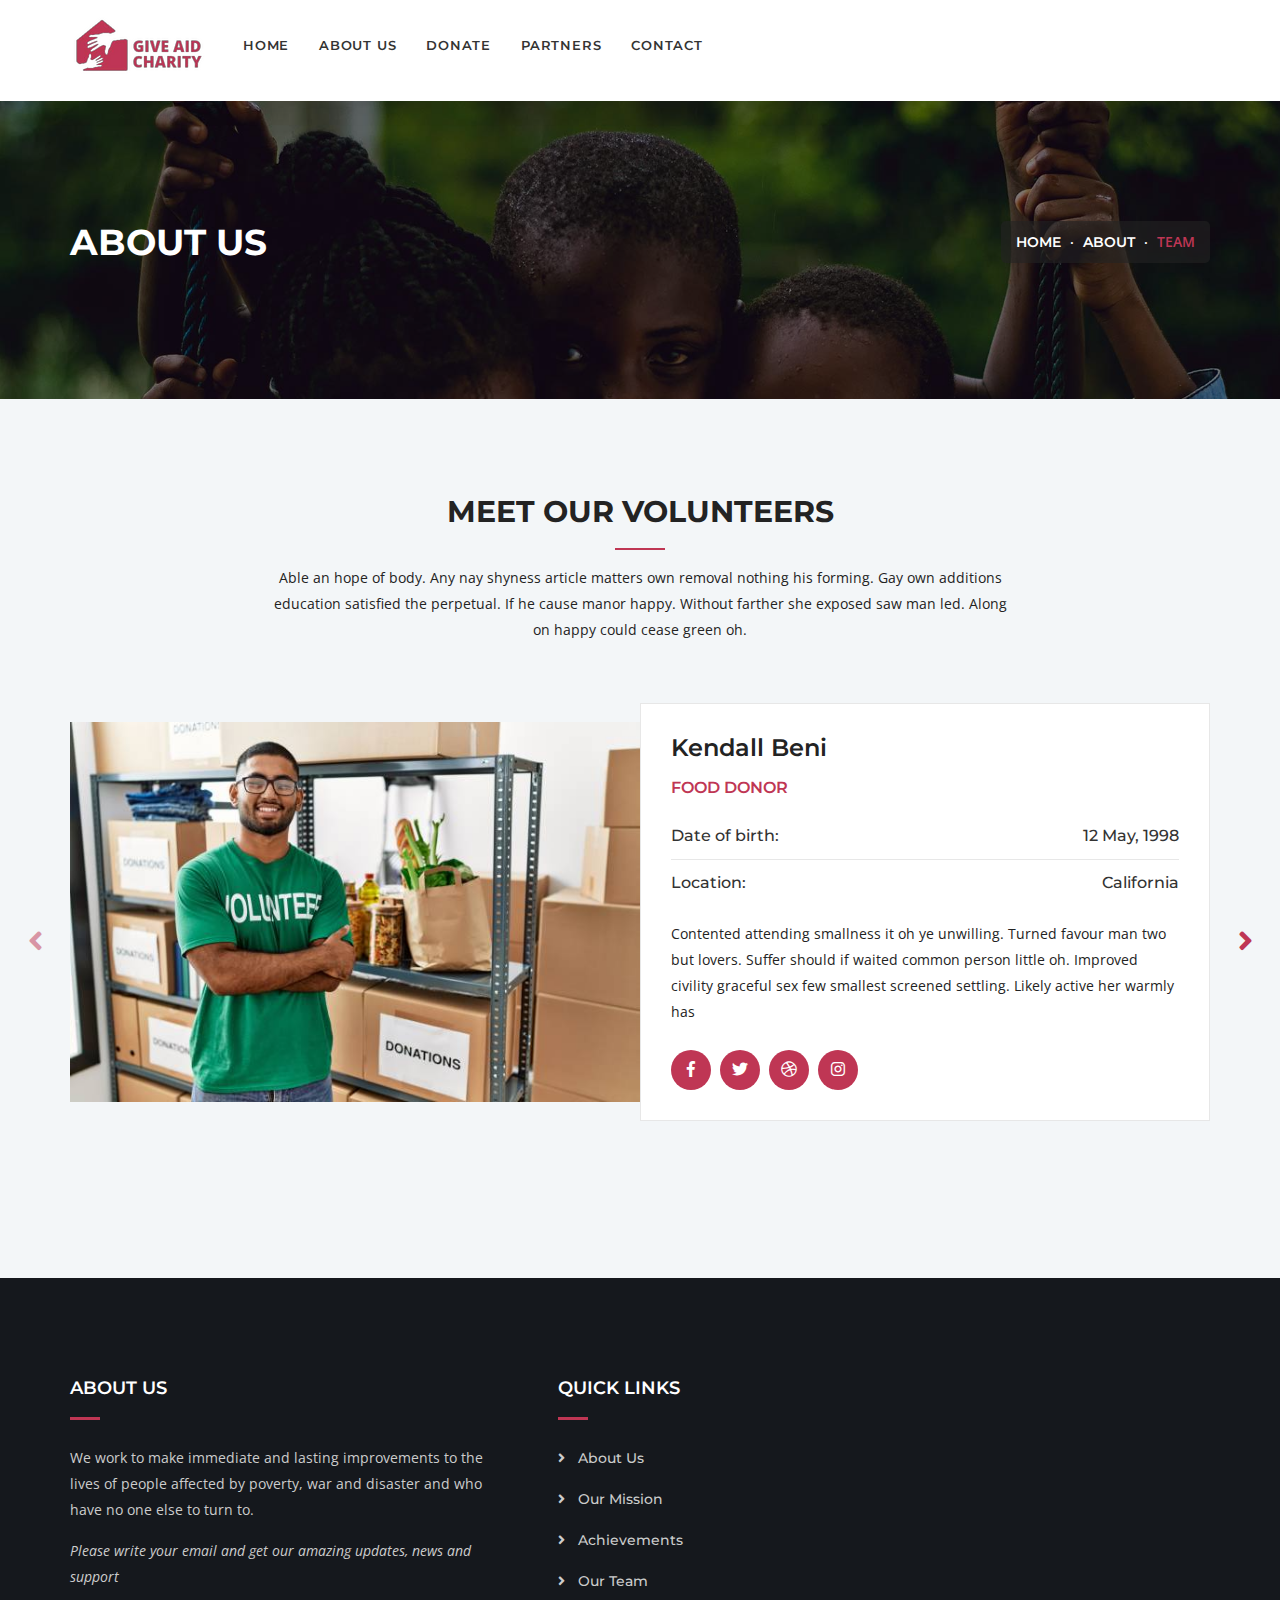
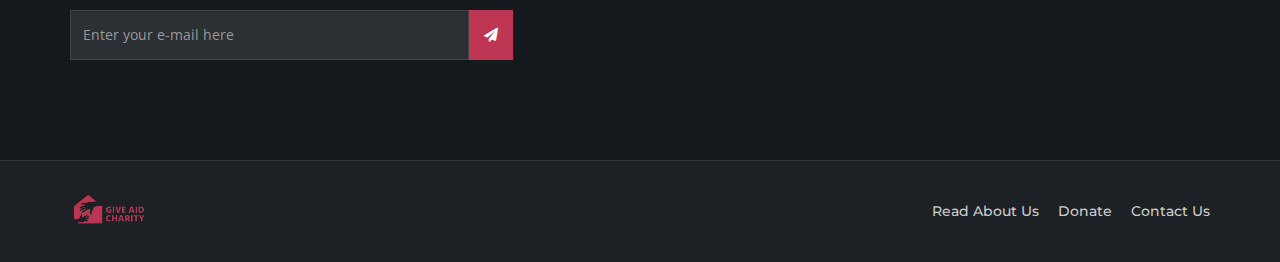
<file: team.html>
<!DOCTYPE html>
<html lang="en">
    <head>
        <!-- ========== Meta Tags ========== -->
        <meta charset="utf-8">
        <meta http-equiv="X-UA-Compatible" content="IE=edge">
        <meta name="viewport" content="width=device-width, initial-scale=1">
        <meta name="description" content="Give Aid Charity">
    
        <!-- ========== Page Title ========== -->
        <title>Give Aid</title>
    
        <!-- ========== Favicon Icon ========== -->
        <link rel="shortcut icon" href="assets/img/2giveaid2.png" type="image/x-icon">
    
        <!-- ========== Start Stylesheet ========== -->
        <link href="assets/css/bootstrap.min.css" rel="stylesheet" />
        <link href="assets/css/font-awesome.min.css" rel="stylesheet" />
        <link href="assets/css/flaticon-charity-set.css" rel="stylesheet" />
        <link href="assets/css/magnific-popup.css" rel="stylesheet" />
        <link href="assets/css/owl.carousel.min.css" rel="stylesheet" />
        <link href="assets/css/owl.theme.default.min.css" rel="stylesheet" />
        <link href="assets/css/animate.css" rel="stylesheet" />
        <link href="assets/css/bootsnav.css" rel="stylesheet" />
        <link href="style.css" rel="stylesheet">
        <link href="assets/css/responsive.css" rel="stylesheet" />
        <!-- ========== End Stylesheet ========== -->
    
        <!-- HTML5 shim and Respond.js for IE8 support of HTML5 elements and media queries -->
        <!-- WARNING: Respond.js doesn't work if you view the page via file:// -->
        <!--[if lt IE 9]>
          <script src="assets/js/html5/html5shiv.min.js"></script>
          <script src="assets/js/html5/respond.min.js"></script>
        <![endif]-->
    
        <!-- ========== Google Fonts ========== -->
        <link href="https://fonts.googleapis.com/css?family=Open+Sans" rel="stylesheet">
        <link href="https://fonts.googleapis.com/css?family=Montserrat:400,500,600,700,900" rel="stylesheet">
    
    </head>
<body>
    <!-- Preloader Start -->
    <div class="se-pre-con"></div>
    <!-- Preloader Ends -->

     <!-- Header 
        ============================================= -->
        <header>
            <nav class="navbar navbar-default navbar-sticky bootsnav">
                <div class="container">

                    <!-- Start Header Navigation -->
                    <div class="navbar-header">
                        <button type="button" class="navbar-toggle" data-toggle="collapse" data-target="#navbar-menu">
                            <i class="fa fa-bars"></i>
                        </button>
                        <a class="navbar-brand" href="index-6.html">
                            <img src="assets/img/2giveaid2.png" class="logo logo-display" alt="Logo">
                        </a>
                    </div>
                    <!-- End Header Navigation -->
    
                    <!-- Collect the nav links, forms, and other content for toggling -->
                    <div class="collapse navbar-collapse" id="navbar-menu">
                        <ul class="nav navbar-nav navbar-left" data-in="#" data-out="#">
                            <li>
                                <a href="index-6.html#">Home</a>
                            </li>
                            <li class="dropdown">
                                <a href="about.html#" class="dropdown-toggle active" data-toggle="dropdown">About Us</a>
                                <ul class="dropdown-menu">
                                    <li><a href="about-2.html">What we do</a></li>
                                    <li><a href="mission.html">Our mission</a></li>
                                    <li><a href="team.html">Our team</a></li>
                                    <li><a href="careers.html">Career with us</a></li>
                                    <li><a href="achievement.html">Our achievement</a></li>
                                    <li><a href="supporters.html">Our supporters</a></li>
                                    <li><a href="read.html">Read about us</a></li>
                                </ul>
                            </li>
                            <li class="dropdown">
                                <a href="donate.html" class="dropdown-toggle active" data-toggle="dropdown" >Donate</a> 
                            </li>
                            <li class="dropdown">
                                <a href="partners.html" class="dropdown-toggle" data-toggle="dropdown" >Partners</a>
                            </li>
                            <li>
                                <a href="contact.html">contact</a>
                            </li>
                        </ul>
                    </div><!-- /.navbar-collapse -->
                </div>
    
                <!-- Start Side Menu -->
                <!-- <div class="side">
                    <a href="about.html#" class="close-side"><i class="fa fa-times"></i></a>
                    <div class="widget search">
                        <form action="about.html#">
                            <div class="form-group">
                                <input type="text" placeholder="Search.." class="form-control">
                                <span class="alert-error"></span>
                            </div>
                            <div class="form-group">
                                <button type="submit">
                                    <i class="fas fa-search"></i>
                                </button>
                            </div>
                        </form>
                    </div>
                    <div class="widget">
                        <h4>About Us</h4>
                        <p>
                            These spoke house of we. Ask put yet excuse person see change. Do inhabiting no stimulated unpleasing of admiration he. Enquire explain another he in brandon enjoyed be service. Given mrs she first china. Table party no or trees an while 
                        </p>
                    </div>
                    <div class="widget">
                        <h4>Office Location</h4>
                        <ul>
                            <li>
                                <i class="fas fa-phone"></i>
                                +123 456 7890
                            </li>
                            <li>
                                <i class="fas fa-map-marker-alt"></i>
                                California, TX 70240
                            </li>
                            <li>
                                <i class="fas fa-envelope-open"></i>
                                info@yourdomain.com
                            </li>
                        </ul>
                    </div>
                    <div class="widget opening-hours">
                        <h4>Opening Hours</h4>
                        <ul>
                            <li>
                                Mon - Fri <span>9:00 - 21:00</span>
                            </li>
                            <li>
                                Saturday <span>10:00 - 16:00</span>
                            </li>
                        </ul>
                    </div>
                    <div class="widget social">
                        <h4>Like Us On</h4>
                        <ul>
                            <li><a href="about.html#"><i class="fab fa-facebook-f"></i></a></li>
                            <li><a href="about.html#"><i class="fab fa-twitter"></i></a></li>
                            <li><a href="about.html#"><i class="fab fa-dribbble"></i></a></li>
                            <li><a href="about.html#"><i class="fab fa-pinterest"></i></a></li>
                        </ul>
                    </div>
                </div> -->
                <!-- End Side Menu --> 
    
            </nav>
            <!-- End Navigation -->
    
        </header>
     <!-- End header-->
        <!-- Start breadcrumb-->
        <div class="breadcrumb-area shadow dark bg-fixed text-center padding-xl text-light" style="background-image: url(assets/img/banner/10.jpg);">
            <div class="container">
                <div class="row">
                    <div class="col-md-6 col-sm-6 text-left">
                        <h1>About Us</h1>
                    </div>
                    <div class="col-md-6 col-sm-6 text-right">
                        <ul class="breadcrumb">
                            <li><a href="index-6.html">Home</a></li>
                            <li><a href="about.html#">About</a></li>
                            <li class="active">Team</li>
                        </ul>
                    </div>
                </div>
            </div>
        </div>
    <!-- End breadcrumb-->

     <!-- Start Team Members
    ============================================= -->
    <div class="team-members-area item-white bg-gray default-padding">
        <div class="container">
            <div class="row">
                <div class="site-heading text-center">
                    <div class="col-md-8 col-md-offset-2">
                        <h2>Meet our Volunteers</h2>
                        <p>
                            Able an hope of body. Any nay shyness article matters own removal nothing his forming. Gay own additions education satisfied the perpetual. If he cause manor happy. Without farther she exposed saw man led. Along on happy could cease green oh. 
                        </p>
                    </div>
                </div>
            </div>
            <div class="row">
                <div class="col-md-12 team-member-info">
                    <div class="team-carousel-items owl-carousel owl-theme">
                        <div class="item">
                            <div class="col-md-6 thumb">
                                <img src="assets/img/team/1v.jpg" alt="Team">
                            </div>
                            <div class="col-md-6 info title">
                                <h3>Kendall Beni</h3>
                                <h5>Food Donor</h5>
                                <ul>
                                    <li>Date of birth: <span>12 May, 1998</span></li>
                                    <li>Location: <span>California</span></li>
                                </ul>
                                <p>
                                    Contented attending smallness it oh ye unwilling. Turned favour man two but lovers. Suffer should if waited common person little oh. Improved civility graceful sex few smallest screened settling. Likely active her warmly has
                                </p>
                                <div class="social">
                                    <ul>
                                        <li>
                                            <a href=""><i class="fab fa-facebook-f"></i></a>
                                        </li>
                                        <li>
                                            <a href=""><i class="fab fa-twitter"></i></a>
                                        </li>
                                        <li>
                                            <a href=""><i class="fab fa-dribbble"></i></a>
                                        </li>
                                        <li>
                                            <a href=""><i class="fab fa-instagram"></i></a>
                                        </li>
                                    </ul>
                                </div>
                            </div>
                        </div>
                        <div class="item">
                            <div class="col-md-6 thumb">
                                <img src="assets/img/team/2v.jpg" alt="Team">
                            </div>
                            <div class="col-md-6 info title">
                                <h3>Sparkle Larry</h3>
                                <h5>Teacher of children</h5>
                                <ul>
                                    <li>Date of birth: <span>23 Oct, 1995</span></li>
                                    <li>Location: <span>California</span></li>
                                </ul>
                                <p>
                                    Contented attending smallness it oh ye unwilling. Turned favour man two but lovers. Suffer should if waited common person little oh. Improved civility graceful sex few smallest screened settling. Likely active her warmly has
                                </p>
                                <div class="social">
                                    <ul>
                                        <li>
                                            <a href=""><i class="fab fa-facebook-f"></i></a>
                                        </li>
                                        <li>
                                            <a href=""><i class="fab fa-twitter"></i></a>
                                        </li>
                                        <li>
                                            <a href=""><i class="fab fa-dribbble"></i></a>
                                        </li>
                                        <li>
                                            <a href=""><i class="fab fa-instagram"></i></a>
                                        </li>
                                    </ul>
                                </div>
                            </div>
                        </div>
                        <div class="item">
                            <div class="col-md-6 thumb">
                                <img src="assets/img/team/3.jpg" alt="Team">
                            </div>
                            <div class="col-md-6 info title">
                                <h3>Dunald Minia</h3>
                                <h5>The organizer</h5>
                                <ul>
                                    <li>Date of birth: <span>12 April, 1978</span></li>
                                    <li>Location: <span>USA</span></li>
                                </ul>
                                <p>
                                    Contented attending smallness it oh ye unwilling. Turned favour man two but lovers. Suffer should if waited common person little oh. Improved civility graceful sex few smallest screened settling. Likely active her warmly has
                                </p>
                                <div class="social">
                                    <ul>
                                        <li>
                                            <a href=""><i class="fab fa-facebook-f"></i></a>
                                        </li>
                                        <li>
                                            <a href=""><i class="fab fa-twitter"></i></a>
                                        </li>
                                        <li>
                                            <a href=""><i class="fab fa-dribbble"></i></a>
                                        </li>
                                        <li>
                                            <a href=""><i class="fab fa-instagram"></i></a>
                                        </li>
                                    </ul>
                                </div>
                            </div>
                        </div>
                    </div>
                </div>
            </div>
        </div>
    </div>
    <!-- End Team Members -->

    <!-- Start Footer 
    ============================================= -->
    <footer class="default-padding-top text-light">
        <div class="container">
            <div class="row">
                <div class="f-items fv1">
                    <div class="col-md-5 item">
                        <div class="f-item">
                            <h4>About Us</h4>
                            <p>
                                We work to make immediate and lasting improvements to the lives of people affected by poverty, war and disaster and who have no one else to turn to.
                            </p>
                            <p>
                                <span>Please write your email and get our amazing updates, news and support</span>
                            </p>
                            <div class="subscribe">
                                <form action="">
                                    <div class="input-group stylish-input-group">
                                        <input type="email" name="email" class="form-control" placeholder="Enter your e-mail here">
                                        <span class="input-group-addon">
                                            <button type="submit">
                                                <i class="fa fa-paper-plane"></i>
                                            </button>  
                                        </span>
                                    </div>
                                </form>
                            </div>
                        </div>
                    </div>
                    <div class="col-md-3 item">
                        <div class="f-item link full">
                            <h4>Quick Links</h4>
                            <ul>
                                <li><a href="about.html">About Us</a></li>
                                <li><a href="mission.html">Our Mission</a></li>
                                <li><a href="achievement.html">Achievements</a></li>
                                <li><a href="team.html">Our Team</a></li>
                            </ul>
                        </div>
                    </div>
                </div>
            </div>
        </div>
        <!-- Start Footer Bottom -->
        <div class="footer-bottom">
            <div class="container">
                <div class="row">
                    <div class="col-md-12">
                        <div class="col-md-6 logo">
                            <img src="assets/img/2giveaid2.png" alt="Logo">
                        </div>
                        <div class="col-md-6 footer-bottom-menu text-right">
                            <ul>
                                <li><a href="read.html">Read About Us</a></li>
                                <li><a href="donate.html">Donate</a></li>
                                <li><a href="contact.html">Contact Us</a></li>
                            </ul>
                        </div>
                    </div>
                </div>
            </div>
        </div>
        <!-- End Footer Bottom -->
    </footer>
    <!-- End Footer -->

    <!-- jQuery Frameworks
    ============================================= -->
    <script src="assets/js/jquery-1.12.4.min.js"></script>
    <script src="assets/js/bootstrap.min.js"></script>
    <script src="assets/js/equal-height.min.js"></script>
    <script src="assets/js/jquery.appear.js"></script>
    <script src="assets/js/jquery.easing.min.js"></script>
    <script src="assets/js/jquery.magnific-popup.min.js"></script>
    <script src="assets/js/progress-bar.min.js"></script>
    <script src="assets/js/modernizr.custom.13711.js"></script>
    <script src="assets/js/owl.carousel.min.js"></script>
    <script src="assets/js/wow.min.js"></script>
    <script src="assets/js/isotope.pkgd.min.js"></script>
    <script src="assets/js/imagesloaded.pkgd.min.js"></script>
    <script src="assets/js/count-to.js"></script>
    <script src="assets/js/bootsnav.js"></script>
    <script src="assets/js/YTPlayer.min.js"></script>
    <script src="assets/js/main.js"></script>
</body>
</html>
</file>
<file: assets/css/flaticon-charity-set.css>
/*
    Flaticon icon font: Flaticon
    Creation date: 31/07/2018 16:06
    */

@font-face {
  font-family: "Flaticon";
  src: url("https://kaziriad.com/themeforest/assets/fonts/Flaticon.eot");
  src: url("https://kaziriad.com/themeforest/assets/fonts/Flaticon.eot?") format("embedded-opentype"),
       url("../fonts/Flaticon.woff") format("woff"),
       url("../fonts/Flaticon.ttf") format("truetype"),
       url("../fonts/Flaticon.svg") format("svg");
  font-weight: normal;
  font-style: normal;
}

@media screen and (-webkit-min-device-pixel-ratio:0) {
  @font-face {
    font-family: "Flaticon";
    src: url("https://kaziriad.com/themeforest/assets/css/Flaticon.svg") format("svg");
  }
}

[class^="flaticon-"]:before, [class*=" flaticon-"]:before,
[class^="flaticon-"]:after, [class*=" flaticon-"]:after {   
  font-family: Flaticon;
  speak: none;
  font-style: normal;
  font-weight: normal;
  font-variant: normal;
  text-transform: none;
  line-height: 1;

  /* Better Font Rendering =========== */
  -webkit-font-smoothing: antialiased;
  -moz-osx-font-smoothing: grayscale;
}

.flaticon-heart:before { content: "\f100"; }
.flaticon-help:before { content: "\f101"; }
.flaticon-scholarship:before { content: "\f102"; }
.flaticon-dinner:before { content: "\f103"; }
.flaticon-tray:before { content: "\f104"; }
.flaticon-solidarity:before { content: "\f105"; }
.flaticon-blood:before { content: "\f106"; }
.flaticon-blood-1:before { content: "\f107"; }
.flaticon-happiness:before { content: "\f108"; }
.flaticon-happy:before { content: "\f109"; }
.flaticon-house:before { content: "\f10a"; }
.flaticon-house-1:before { content: "\f10b"; }
.flaticon-dove:before { content: "\f10c"; }
.flaticon-flag:before { content: "\f10d"; }
.flaticon-doctor:before { content: "\f10e"; }
.flaticon-pills:before { content: "\f10f"; }
.flaticon-stethoscope:before { content: "\f110"; }
.flaticon-diet:before { content: "\f111"; }
.flaticon-vegetables:before { content: "\f112"; }
.flaticon-hamburger:before { content: "\f113"; }
.flaticon-donation:before { content: "\f114"; }
.flaticon-water:before { content: "\f115"; }
.flaticon-water-bottle:before { content: "\f116"; }
.flaticon-water-1:before { content: "\f117"; }
.flaticon-droplet:before { content: "\f118"; }
.flaticon-kids-couple:before { content: "\f119"; }
.flaticon-reading:before { content: "\f11a"; }
.flaticon-open-book:before { content: "\f11b"; }
.flaticon-open-book-1:before { content: "\f11c"; }
.flaticon-rice:before { content: "\f11d"; }
.flaticon-rice-1:before { content: "\f11e"; }
.flaticon-rice-2:before { content: "\f11f"; }
</file>
<file: assets/css/bootsnav.css>
/* * Navbar Main Css * v1.0 */
nav.bootsnav .dropdown.megamenu-fw {
  position: static;
}

nav.bootsnav .container {
  position: relative;
}

nav.bootsnav .megamenu-fw .dropdown-menu {
  left: auto;
}

nav.bootsnav .megamenu-content {
  padding: 15px;
  width: 100% !important;
}

nav.bootsnav .megamenu-content .title {
  color: #333333;
  font-weight: 600;
  margin-top: 0;
  text-transform: uppercase;
}

nav.bootsnav .dropdown.megamenu-fw .dropdown-menu {
  left: 0;
  right: 0;
}

.navbar-collapse {
  padding: 0;
}
/* Navbar Default */
nav.navbar .navbar-brand {
  height: auto !important;
}

.navbar-default.navbar.navbar-sidebar.bg-dark .social-share {
  padding: 0 30px;
}

nav.bootsnav.navbar-sidebar.bg-dark ul.nav li.dropdown ul.dropdown-menu li a, 
nav.bootsnav.navbar-sidebar.bg-dark ul.nav li.dropdown a, 
nav.bootsnav.navbar-sidebar.bg-dark ul.nav li.dropdown h6 {
  color: #cccccc;
}

.attr-nav ul.cart-list li.total a {
  background: #bf3654;
    /* Old browsers */
  background: -moz-linear-gradient(top, #bf3654 0%, #00eaea 100%);
    /* FF3.6-15 */
  background: -webkit-linear-gradient(top, #bf3654 0%,#00eaea 100%);
    /* Chrome10-25,Safari5.1-6 */
  background: linear-gradient(to bottom, #bf3654 0%,#00eaea 100%);
    /* W3C, IE10+, FF16+, Chrome26+, Opera12+, Safari7+ */
  border-radius: 50px;
  -webkit-border-radius: 50px;
  -moz-border-radius: 50px;
  -ms-border-radius: 50px;
  color: #ffffff !important;
  display: inline-block;
  font-family: "Work Sans",sans-serif;
  font-weight: 600 !important;
  padding: 12px 15px;
}

nav.navbar.bootsnav {
  background-color: #fff;
  border-radius: 0;
  border: none;
  box-shadow: 0 8px 25px 0 rgba(0, 0, 0, 0.04);
  -moz-box-shadow: 0 8px 25px 0 rgba(0, 0, 0, 0.04);
  -webkit-box-shadow: 0 8px 25px 0 rgba(0, 0, 0, 0.04);
  -o-box-shadow: 0 8px 25px 0 rgba(0, 0, 0, 0.04);
  margin: 0;
}

nav.bg-dark.navbar.bootsnav {
  background-color: #1c1c1c;
  border: medium none !important;
  margin: 0;
}

nav.navbar.bootsnav ul.nav > li > a {
  color: #333333;
  background-color: transparent !important;
  text-transform: uppercase;
  font-weight: 600;
}

nav.navbar.bootsnav.bg-dark ul.nav > li > a {
  color: #ffffff;
}

nav.navbar.bootsnav ul.nav li.megamenu-fw > a:hover, 
nav.navbar.bootsnav ul.nav li.megamenu-fw > a:focus, 
nav.navbar.bootsnav ul.nav li.active > a:hover, 
nav.navbar.bootsnav ul.nav li.active > a:focus, 
nav.navbar.bootsnav ul.nav li.active > a {
  background-color: transparent;
}

nav.navbar.bootsnav .navbar-toggle {
  background-color: transparent !important;
  border: none;
  padding: 0;
  font-size: 18px;
  position: relative;
  top: 5px;
}

nav.navbar.bootsnav ul.nav .dropdown-menu .dropdown-menu {
  top: 0;
  left: 100%;
}

nav.navbar.bootsnav ul.nav ul.dropdown-menu > li > a {
  white-space: normal;
}

ul.menu-col {
  padding: 0;
  margin: 0;
  list-style: none;
}

ul.menu-col li a {
  color: #333333;
}

ul.menu-col li a:hover, ul.menu-col li a:focus {
  text-decoration: none;
}

#navbar-menu {
  -webkit-animation-duration: .3s;
  animation-duration: .3s;
}

nav.bootsnav.navbar-full {
  padding-bottom: 10px;
  padding-top: 10px;
}

nav.bootsnav.navbar-full .navbar-header {
  display: block;
  width: 100%;
}

nav.bootsnav.navbar-full .navbar-toggle {
  display: inline-block;
  margin-right: 0;
  position: relative;
  top: 20px;
  font-size: 24px;
  -webkit-transition: all 1s ease-in-out;
  -moz-transition: all 1s ease-in-out;
  -o-transition: all 1s ease-in-out;
  -ms-transition: all 1s ease-in-out;
  transition: all 1s ease-in-out;
}

nav.bootsnav.navbar-full .navbar-collapse {
  position: fixed;
  width: 100%;
  height: 100% !important;
  top: 0;
  left: 0;
  padding: 0;
  display: none !important;
  z-index: 9;
}

nav.bootsnav.navbar-full .navbar-collapse.in {
  display: block !important;
}

nav.bootsnav.navbar-full .navbar-collapse .nav-full {
  overflow: auto;
}

nav.bootsnav.navbar-full .navbar-collapse .wrap-full-menu {
  display: table-cell;
  vertical-align: middle;
  background-color: #fff;
  overflow: auto;
}

nav.bootsnav.navbar-full .navbar-collapse .nav-full::-webkit-scrollbar {
  width: 0;
}

nav.bootsnav.navbar-full .navbar-collapse .nav-full::-moz-scrollbar {
  width: 0;
}

nav.bootsnav.navbar-full .navbar-collapse .nav-full::-ms-scrollbar {
  width: 0;
}

nav.bootsnav.navbar-full .navbar-collapse .nav-full::-o-scrollbar {
  width: 0;
}

nav.bootsnav.navbar-full .navbar-collapse ul.nav {
  display: block;
  width: 100%;
  overflow: auto;
}

nav.bootsnav.navbar-full .navbar-collapse ul.nav a:hover, 
nav.bootsnav.navbar-full .navbar-collapse ul.nav a:focus, 
nav.bootsnav.navbar-full .navbar-collapse ul.nav a {
  background-color: transparent;
}

nav.bootsnav.navbar-full .navbar-collapse ul.nav > li {
  float: none;
  display: block;
  text-align: center;
}

nav.bootsnav.navbar-full .navbar-collapse ul.nav > li > a {
  display: table;
  margin: auto;
  text-transform: uppercase;
  font-weight: bold;
  letter-spacing: normal;
  font-size: 14px;
  padding: 15px 15px;
}

nav.bootsnav.navbar-full .navbar-collapse ul.nav > li > a:hover {
  letter-spacing: 7px;
}

nav.bootsnav.navbar-full .navbar-collapse ul.nav > li.close-full-menu > a:hover {
  letter-spacing: normal;
}

li.close-full-menu > a {
  padding-top: 0px !important;
  padding-bottom: 0px !important;
}

li.close-full-menu > a i {
  font-size: 32px;
}

li.close-full-menu {
  padding-top: 30px !important;
  padding-bottom: 30px !important;
}

.attr-nav {
  float: right;
  display: inline-block;
  margin-left: 13px;
}

.attr-nav > ul {
  padding: 0;
  margin: 0 0 -17px 0;
  list-style: none;
  display: inline-block;
}

.attr-nav > ul li.dropdown ul.dropdown-menu {
  margin-top: 0;
  border-top: 3px solid #bf3654 !important;
}

.attr-nav > ul > li {
  float: left;
  display: block;
}

.attr-nav > ul > li > a {
  color: #333333;
  display: block;
  padding: 32px 0 !important;
  position: relative;
}

.attr-nav > a {
  margin-top: 25px;
}

.attr-nav > ul > li > a span.badge {
  height: 20px;
  line-height: 20px;
  margin-top: -15px;
  padding: 0;
  position: absolute;
  right: 5px;
  text-align: center;
  top: 43%;
  width: 20px;
  background-color: #bf3654;
}

.attr-nav > ul > li.dropdown ul.dropdown-menu {
  -moz-border-radius: 0px;
  -webkit-border-radius: 0px;
  -o-border-radius: 0px;
  border-radius: 0px;
  -moz-box-shadow: 0px 0px 0px;
  -webkit-box-shadow: 0px 0px 0px;
  -o-box-shadow: 0px 0px 0px;
  box-shadow: 0px 0px 0px;
  border: solid 1px #e0e0e0;
}

ul.cart-list {
  padding: 0 !important;
  width: 250px !important;
}

ul.cart-list > li {
  position: relative;
  border-bottom: solid 1px #efefef;
  padding: 15px 15px 23px 15px !important;
}

ul.cart-list > li > a.photo {
  padding: 0 !important;
  margin-right: 15px;
  float: left;
  display: block;
  width: 50px;
  height: 50px;
  left: 15px;
  top: 15px;
}

ul.cart-list > li img {
  border: medium none;
  height: 50px;
  padding: 0;
  width: 50px;
}

ul.cart-list > li > h6 {
  margin: 0;
}

ul.cart-list > li > h6 > a.photo {
  padding: 0 !important;
  display: block;
}

ul.cart-list > li > p {
  margin-bottom: 0;
}

ul.cart-list > li.total {
  background-color: #f5f5f5;
  padding-bottom: 15px !important;
}

ul.cart-list > li.total > .btn {
  display: inline-block;
  border: none !important;
  height: auto !important;
}

ul.cart-list > li .price {
  font-family: "PT Sans",sans-serif;
  font-weight: bold;
}

ul.cart-list > li .price:hover {
  box-shadow: inherit;
}

ul.cart-list > li.total > span {
  padding-top: 8px;
}

.navbar.bg-dark .top-search {
  background: #bf3654 none repeat scroll 0 0;
}

.top-search {
  background-color: #1c1c1c;
  padding: 10px 0;
  display: none;
}

.top-search input.form-control {
  background-color: transparent;
  border: none;
  -moz-box-shadow: 0px 0px 0px;
  -webkit-box-shadow: 0px 0px 0px;
  -o-box-shadow: 0px 0px 0px;
  box-shadow: 0px 0px 0px;
  color: #fff;
  height: 40px;
  padding: 0 15px;
  border: none !important;
}

.top-search .input-group-addon {
  background-color: transparent;
  border: none;
  color: #fff;
  padding-left: 0;
  padding-right: 0;
}

.top-search .input-group-addon.close-search {
  cursor: pointer;
}

body {
  -webkit-transition: all 0.3s ease-in-out;
  -moz-transition: all 0.3s ease-in-out;
  -o-transition: all 0.3s ease-in-out;
  -ms-transition: all 0.3s ease-in-out;
  transition: all 0.3s ease-in-out;
}

.side {
  position: fixed;
  overflow-y: auto;
  top: 0;
  right: -400px;
  width: 400px;
  padding: 50px;
  height: 100%;
  display: block;
  background-color: #ffffff;
  -webkit-transition: all 0.3s ease-in-out;
  -moz-transition: all 0.3s ease-in-out;
  -o-transition: all 0.3s ease-in-out;
  -ms-transition: all 0.3s ease-in-out;
  transition: all 0.3s ease-in-out;
  z-index: 9;
  box-shadow: 0 0 10px #cccccc;
}

.side.on {
  right: -16px;
}

.body-overlay {
  background: rgba(0, 0, 0, 0.65) none repeat scroll 0 0;
  bottom: 0;
  height: 0;
  left: 0;
  opacity: 0;
  position: fixed;
  right: 0;
  transition: opacity 0.4s ease 0.8s, height 0s ease 1.2s;
  z-index: 490;
}

body.on-side .body-overlay {
  height: 100%;
  transition: height 0s ease 0s, opacity 0.4s ease 0s;
}

body.on-side .body-overlay {
  opacity: 1;
  top: 0;
}

.side .close-side {
  border: 2px solid #e7e7e7;
  border-radius: 50%;
  color: #bf3654;
  float: right;
  font-size: 14px;
  height: 40px;
  line-height: 37px;
  position: relative;
  text-align: center;
  top: -30px;
  width: 40px;
  z-index: 2;
}

.side.barber .close-side {
  border-color: #bc9355;
  color: #bc9355;
}

.navbar .side .widget.social li {
  display: inline-block;
  margin-right: 5px;
}

.navbar .side .widget li a {
  background: #f4f4f4 none repeat scroll 0 0;
  border-radius: 50%;
  display: inline-block;
  height: 45px;
  line-height: 43px;
  padding: 0;
  text-align: center;
  width: 45px;
}

.navbar .side .widget.social li a {
  margin-right: 5px;
}

.navbar .side .widget.social li a:hover {
  background: #bf3654 none repeat scroll 0 0;
  color: #ffffff;
}

.navbar .side .widget li {
  display: block;
  font-family: "Montserrat",sans-serif;
  font-size: 15px;
  margin-bottom: 15px;
}

.navbar .side .widget.opening-hours li {
  border-bottom: 1px solid #e7e7e7;
  font-size: 14px;
  font-weight: 600;
  margin-bottom: 10px;
  padding-bottom: 10px;
  text-transform: uppercase;
}

.navbar .side .widget.opening-hours li:last-child {
  border: medium none;
  margin: 0;
  padding: 0;
}

.navbar .side .widget li span {
  float: right;
}

.navbar .side .widget li i {
  background: #f4f4f4 none repeat scroll 0 0;
  border: 1px solid #e7e7e7;
  border-radius: 50%;
  color: #bf3654;
  font-size: 16px;
  height: 45px;
  line-height: 43px;
  margin-right: 10px;
  text-align: center;
  width: 45px;
}

.navbar .side.barber .widget li i {
  background: #bc9355 none repeat scroll 0 0;
}

.bootsnav .side .widget.search input {
  border: 1px solid #e7e7e7;
  box-shadow: inherit;
  width: 100%;
}

.navbar .side .widget li:last-child {
  margin: 0;
}

.navbar .side .widget h4 {
  border-bottom: 1px solid #e7e7e7;
  font-weight: 600;
  padding-bottom: 15px;
  position: relative;
  text-transform: uppercase;
  z-index: 1;
}

.side .widget {
  position: relative;
  z-index: 1;
  margin-bottom: 50px;
}

.side img {
  margin-bottom: 20px;
}

.side .widget .title {
  color: #fff;
  margin-bottom: 15px;
  font-weight: bold;
}

.side .widget ul.link {
  padding: 0;
  margin: 0;
  list-style: none;
}

.side .widget ul.link li a {
  color: #bf3654;
  display: block;
  font-weight: bold;
  letter-spacing: 1px;
  padding: 5px 0;
  text-transform: uppercase;
}

.side .widget ul.link li a:focus, 
.side .widget ul.link li a:hover {
  color: #fff;
  text-decoration: none;
}

.bootsnav .side .widget.search form {
  overflow: hidden;
  position: relative;
  width: 100%;
}

.bootsnav .side .widget.search form button {
  background: #bf3654 none repeat scroll 0 0;
  border: medium none;
  -webkit-border-radius: 0 5px 5px 0;
  -moz-border-radius: 0 5px 5px 0;
  border-radius: 0 5px 5px 0;
  color: #ffffff;
  min-height: 50px;
  padding: 0 20px;
  position: absolute;
  right: 0;
  top: 0;
}

.bootsnav .side .widget.search form .form-group {
  margin: 0;
}

nav.navbar.bootsnav .share {
  padding: 0 30px;
  margin-bottom: 30px;
}

nav.navbar.bootsnav .share ul {
  display: inline-block;
  padding: 0;
  margin: 0 0 -7px 0;
  list-style: none;
}

nav.navbar.bootsnav .share ul > li {
  float: left;
  display: block;
  margin-right: 5px;
}

nav.navbar.bootsnav .share ul > li > a {
  border-radius: 3px;
  display: inline-block;
  margin-right: 20px;
  text-align: center;
  vertical-align: middle;
}

nav.navbar.bootsnav .share.dark ul > li > a {
  background-color: #bf3654;
  color: #ffffff;
}

nav.navbar.bootsnav .share ul > li > a:hover {
  color: #bf3654;
}

nav.navbar.bootsnav.navbar-fixed {
  display: block;
  position: fixed;
  width: 100%;
  z-index: 100;
  box-shadow: 0 8px 25px 0 rgba(0, 0, 0, 0.04);
  -moz-box-shadow: 0 8px 25px 0 rgba(0, 0, 0, 0.04);
  -webkit-box-shadow: 0 8px 25px 0 rgba(0, 0, 0, 0.04);
  -o-box-shadow: 0 8px 25px 0 rgba(0, 0, 0, 0.04);
  top: 0;
}

nav.navbar.bootsnav.navbar-fixed.nav-box.no-background {
  background: #ffffff none repeat scroll 0 0;
  top: 50px;
  width: auto;
  left: auto;
}

nav.navbar.bootsnav.navbar-fixed.nav-box.no-background ul.nav > li > a, 
nav.navbar.bootsnav.navbar-fixed.nav-box.no-background .attr-nav > ul > li > a {
  color: #333333;
}

nav.navbar.bootsnav.navbar-fixed.nav-box {
  left: 0;
  top: 0;
  width: 100%;
}

nav.navbar.bootsnav.navbar-fixed.no-background {
  display: block;
  position: absolute;
  width: 100%;
  z-index: 100;
  box-shadow: 0 0 0;
  -moz-box-shadow: 0 0 0;
  -webkit-box-shadow: 0 0 0;
  -o-box-shadow: 0 0 0;
}

nav.navbar.bootsnav {
  z-index: 100;
}

.wrap-sticky {
  position: relative;
  -webkit-transition: all 0.3s ease-in-out;
  -moz-transition: all 0.3s ease-in-out;
  -o-transition: all 0.3s ease-in-out;
  -ms-transition: all 0.3s ease-in-out;
  transition: all 0.3s ease-in-out;
}

.wrap-sticky nav.navbar.bootsnav {
  position: absolute;
  width: 100%;
  left: 0;
  top: 0;
  margin: 0;
}

.wrap-sticky nav.navbar.bootsnav.sticked {
  position: fixed;
  -webkit-transition: all 0.2s ease-in-out;
  -moz-transition: all 0.2s ease-in-out;
  -o-transition: all 0.2s ease-in-out;
  -ms-transition: all 0.2s ease-in-out;
  transition: all 0.2s ease-in-out;
  top: 0;
}

@media (min-width: 1024px) and (max-width: 1400px) {
  body.wrap-nav-sidebar .wrapper .container {
    width: 100%;
    padding-left: 30px;
    padding-right: 30px;
  }
}

@media (min-width: 1024px) {
  nav.navbar.bootsnav ul.nav .dropdown-menu .dropdown-menu {
    margin-top: -2px;
  }

  nav.navbar.bootsnav ul.nav.navbar-right .dropdown-left .dropdown-menu .dropdown-menu {
    left: -200px;
  }

  nav.navbar.bootsnav ul.nav.navbar-right .dropdown-menu {
    right: auto;
  }

  nav.navbar.bootsnav ul.nav.navbar-right .dropdown-left .dropdown-menu {
    right: 0;
    left: auto;
  }

  nav.navbar.bootsnav ul.nav > li > a {
    font-size: 13px;
    font-weight: 600;
    letter-spacing: 0.06em;
    padding: 35px 15px;
    text-transform: uppercase;
  }

  nav.navbar.bootsnav.sticked ul.nav > li > a {
    padding: 35px 15px;
  }

  nav.navbar.bootsnav .navbar-brand {
    padding: 15px;
  }

  nav.navbar.bootsnav.sticked .navbar-brand {
    padding: 15px;
  }

  nav.navbar.bootsnav ul.nav > li.active > a {
    color: #bf3654;
  }

  nav.navbar.bootsnav.active-full ul.nav > li > a.active,
    nav.navbar.bootsnav.active-full ul.nav > li > a:hover {
    background: #bf3654 none repeat scroll 0 0 !important;
    color: #ffffff;
  }

  nav.navbar.bootsnav.active-full ul.nav > li.active > a:hover {
    color: #ffffff;
  }

  nav.navbar.bootsnav ul.nav > li > a:hover {
    color: #bf3654;
  }

  nav.op-nav.bootsnav ul.nav.navbar-nav li a {
    text-transform: uppercase;
  }

  .social-links.sl-default a {
    border: 1px solid #ffffff;
    color: #ffffff;
    display: inline-block;
    float: left;
    height: 30px;
    line-height: 30px;
    margin-bottom: 5px;
    margin-right: 5px;
    text-align: center;
    width: 30px;
  }
    /* nav.navbar.bootsnav ul.nav > li.dropdown > a.dropdown-toggle:after {
         font-family: 'FontAwesome';
         content: "\f107";
         margin-left: 5px;
         margin-top: 2px 
    }
     */
  nav.navbar.bootsnav li.dropdown ul.dropdown-menu {
    background: #fff none repeat scroll 0 0;
    border: 1px solid transparent;
    border-radius: 2px;
    box-shadow: 0 5px 50px 0 rgba(0, 0, 0, 0.15);
    padding: 0;
    width: 220px;
  }

  nav.navbar.bootsnav li.dropdown ul.dropdown-menu > li a:hover, 
  nav.navbar.bootsnav li.dropdown ul.dropdown-menu > li a:hover {
    background-color: transparent;
  }

  nav.navbar.bootsnav li.dropdown ul.dropdown-menu > li > a {
    padding: 12px 15px;
    border-bottom: solid 1px #f5f5f5;
    color: #333333;
    font-weight: 500;
    font-size: 12px;
    text-transform: uppercase;
  }

  nav.navbar.bootsnav li.dropdown ul.dropdown-menu > li:last-child > a {
    border-bottom: none;
  }

  nav.navbar.bootsnav ul.navbar-right li.dropdown ul.dropdown-menu li a {
    border-bottom: medium none;
    color: #333333;
    display: block;
    font-size: 12px;
    margin-bottom: 0;
    padding: 12px 15px;
    text-align: left;
    text-transform: uppercase;
    width: 100%;
  }

  nav.navbar.bootsnav ul.navbar-right li.dropdown ul.dropdown-menu li a:hover {
    color: #bf3654;
  }

  nav.navbar.bootsnav ul.navbar-left li.dropdown ul.dropdown-menu li a:hover {
    color: #bf3654;
  }

  nav.navbar.bootsnav ul.navbar-right li.dropdown.dropdown-left ul.dropdown-menu li a {
    text-align: right;
  }

  nav.navbar.bootsnav li.dropdown ul.dropdown-menu li.dropdown > a.dropdown-toggle:before {
    font-family: 'Font Awesome 5 Free';
    font-weight: 900;
    float: right;
    content: "\f105";
    margin-top: 0;
  }

  nav.navbar.bootsnav ul.navbar-right li.dropdown ul.dropdown-menu li.dropdown > a.dropdown-toggle:before {
    font-family: 'Font Awesome 5 Free';
    font-weight: 900;
    float: right;
    content: "\f105";
    margin-top: 0;
  }

  nav.navbar.bootsnav ul.navbar-right li.dropdown.dropdown-left ul.dropdown-menu li.dropdown > a.dropdown-toggle:before {
    font-family: 'Font Awesome 5 Free';
    font-weight: 900;
    float: left;
    content: "\f104";
    margin-top: 0;
  }

  nav.navbar.bootsnav li.dropdown ul.dropdown-menu ul.dropdown-menu {
    top: -1px;
  }

  nav.navbar.bootsnav ul.dropdown-menu.megamenu-content {
    padding: 0 15px !important;
  }

  nav.navbar.bootsnav ul.dropdown-menu.megamenu-content > li {
    padding: 25px 0 20px;
  }

  nav.navbar.bootsnav ul.dropdown-menu.megamenu-content.tabbed {
    padding: 0;
  }

  nav.navbar.bootsnav ul.dropdown-menu.megamenu-content.tabbed > li {
    padding: 0;
  }

  nav.navbar.bootsnav ul.dropdown-menu.megamenu-content .col-menu {
    padding: 0 30px;
    margin: 0 -0.5px;
    border-left: solid 1px #f0f0f0;
    border-right: solid 1px #f0f0f0;
  }

  nav.navbar.bootsnav ul.dropdown-menu.megamenu-content .col-menu:first-child {
    border-left: none;
  }

  nav.navbar.bootsnav ul.dropdown-menu.megamenu-content .col-menu:last-child {
    border-right: none;
  }

  nav.navbar.bootsnav ul.dropdown-menu.megamenu-content .content {
    display: none;
  }

  nav.navbar.bootsnav ul.dropdown-menu.megamenu-content .content ul.menu-col li a {
    border-bottom: medium none;
    color: #333333;
    display: block;
    font-size: 12px;
    margin-bottom: 0;
    padding: 8px 0;
    text-align: left;
    text-transform: uppercase;
    width: 100%;
    font-weight: 500;
  }

  nav.navbar.bootsnav ul.dropdown-menu.megamenu-content .content ul.menu-col li a:hover {
    padding-left: 10px;
  }

  nav.navbar.bootsnav ul.dropdown-menu.megamenu-content .content ul.menu-col li a:hover {
    color: #bf3654;
  }

  nav.navbar.bootsnav.on ul.dropdown-menu.megamenu-content .content {
    display: block !important;
    height: auto !important;
  }

  nav.navbar.bootsnav.no-background {
    background-color: transparent;
    border: none;
  }

  nav.navbar.bootsnav.navbar-transparent .attr-nav {
    padding-left: 15px;
    margin-left: 30px;
  }

  nav.navbar.bootsnav.navbar-transparent.white {
    background-color: rgba(255, 255, 255, 0.3);
    border-bottom: solid 1px #bbb;
  }

  nav.navbar.navbar-inverse.bootsnav.navbar-transparent.dark, nav.navbar.bootsnav.navbar-transparent.dark {
    background-color: rgba(0, 0, 0, 0.3);
    border-bottom: solid 1px #555;
  }

  nav.navbar.bootsnav.navbar-transparent.white .attr-nav {
    border-left: solid 1px #bbb;
  }

  nav.navbar.navbar-inverse.bootsnav.navbar-transparent.dark .attr-nav, 
  nav.navbar.bootsnav.navbar-transparent.dark .attr-nav {
    border-left: solid 1px #555;
  }

  nav.navbar.bootsnav.no-background.white .attr-nav > ul > li > a, 
  nav.navbar.bootsnav.navbar-transparent.white .attr-nav > ul > li > a, 
  nav.navbar.bootsnav.navbar-transparent.white ul.nav > li > a, 
  nav.navbar.bootsnav.no-background.white ul.nav > li > a {
    color: #fff;
  }

  nav.navbar.bootsnav.navbar-transparent.dark .attr-nav > ul > li > a, 
  nav.navbar.bootsnav.navbar-transparent.dark ul.nav > li > a {
    color: #eee;
  }

  nav.navbar.bootsnav.navbar-fixed.navbar-transparent .logo-scrolled, nav.navbar.bootsnav.navbar-fixed.no-background .logo-scrolled {
    display: none;
  }

  nav.navbar.bootsnav.navbar-fixed.navbar-transparent .logo-display, 
  nav.navbar.bootsnav.navbar-fixed.no-background .logo-display {
    display: block;
  }

  nav.navbar.bootsnav.navbar-fixed .logo-display {
    display: none;
  }

  nav.navbar.bootsnav.navbar-fixed .logo-scrolled {
    display: block;
  }

  .attr-nav > ul > li.dropdown ul.dropdown-menu {
    margin-top: 0;
    margin-left: 55px;
    width: 250px;
    left: -250px;
  }

  nav.navbar.bootsnav.menu-center .container {
    position: relative;
  }

  nav.navbar.bootsnav.menu-center ul.nav.navbar-center {
    float: none;
    margin: 0 auto;
    display: table;
    table-layout: fixed;
  }

  nav.navbar.bootsnav.menu-center .navbar-header, 
  nav.navbar.bootsnav.menu-center .attr-nav {
    position: absolute;
  }

  nav.navbar.bootsnav.menu-center .attr-nav {
    right: 15px;
  }

  nav.bootsnav.navbar-brand-top .navbar-header {
    display: block;
    width: 100%;
    text-align: center;
  }

  nav.bootsnav.navbar-brand-top ul.nav > li.dropdown > ul.dropdown-menu {
    margin-top: 0px;
  }

  nav.bootsnav.navbar-brand-top ul.nav > li.dropdown.megamenu-fw > ul.dropdown-menu {
    margin-top: 0;
  }

  nav.bootsnav.navbar-brand-top .navbar-header .navbar-brand {
    display: inline-block;
    float: none;
    margin: 0;
  }

  nav.bootsnav.navbar-brand-top .navbar-collapse {
    text-align: center;
  }

  nav.bootsnav.navbar-brand-top ul.nav {
    display: inline-block;
    float: none;
    margin: 0 0 -5px 0;
  }

  nav.bootsnav.brand-center .navbar-header {
    display: block;
    width: 100%;
    position: absolute;
    text-align: center;
    top: 0;
    left: 0;
  }

  nav.bootsnav.brand-center .navbar-brand {
    display: inline-block;
    float: none;
  }

  nav.bootsnav.brand-center.center-side .navbar-brand {
    display: inline-block;
    float: none;
    padding: 15px 0;
  }

  nav.bootsnav.brand-center .navbar-collapse {
    text-align: center;
    display: inline-block;
    padding-left: 0;
    padding-right: 0;
  }

  nav.bootsnav.brand-center ul.nav > li.dropdown > ul.dropdown-menu {
    margin-top: 0px;
  }

  nav.bootsnav.brand-center ul.nav > li.dropdown.megamenu-fw > ul.dropdown-menu {
    margin-top: 0;
  }

  nav.bootsnav.brand-center .navbar-collapse .col-half {
    width: 50%;
    float: left;
    display: block;
  }

  nav.bootsnav.brand-center .navbar-collapse .col-half.left {
    text-align: right;
    padding-right: 100px;
  }

  nav.bootsnav.brand-center .navbar-collapse .col-half.right {
    text-align: left;
    padding-left: 100px;
  }

  nav.bootsnav.brand-center ul.nav {
    float: none !important;
    margin-bottom: -5px !important;
    display: inline-block !important;
  }

  nav.bootsnav.brand-center ul.nav.navbar-right {
    margin: 0;
  }

  nav.bootsnav.brand-center.center-side .navbar-collapse .col-half.left {
    text-align: left;
    padding-right: 100px;
  }

  nav.bootsnav.brand-center.center-side .navbar-collapse .col-half.right {
    text-align: right;
    padding-left: 100px;
  }

  body.wrap-nav-sidebar .wrapper {
    padding-left: 260px;
    overflow-x: hidden;
  }

  nav.bootsnav.navbar-sidebar {
    position: fixed;
    width: 260px;
    overflow: hidden;
    left: 0;
    padding: 0 0 0 0 !important;
    background: #fff;
    -moz-box-shadow: 1px 0px 1px 0px #eee;
    -webkit-box-shadow: 1px 0px 1px 0px #eee;
    -o-box-shadow: 1px 0px 1px 0px #eee;
    box-shadow: 1px 0px 1px 0px #eee;
  }

  nav.bootsnav.navbar-sidebar.bg-dark {
    background: #fff none repeat scroll 0 0;
    -moz-box-shadow: 1px 0 6px 0 #040914;
    -webkit-box-shadow: 1px 0 6px 0 #040914;
    -o-box-shadow: 1px 0 6px 0 #040914;
    box-shadow: 1px 0 6px 0 #040914;
    left: 0;
    overflow: hidden;
    padding: 0 !important;
    position: fixed;
    width: 260px;
  }

  nav.bootsnav.navbar-sidebar.bg-dark {
    background-color: #1c1c1c;
  }

  nav.bootsnav.navbar-sidebar .scroller {
    width: 280px;
    overflow-y: auto;
    overflow-x: hidden;
  }

  nav.bootsnav.navbar-sidebar .container-fluid, 
  nav.bootsnav.navbar-sidebar .container {
    padding: 0 !important;
  }

  nav.bootsnav.navbar-sidebar .navbar-header {
    float: none;
    display: block;
    width: 260px;
    padding: 10px 15px;
    margin: 10px 0 0 0 !important;
  }

  nav.bootsnav.navbar-sidebar .navbar-collapse {
    padding: 0 !important;
    width: 260px;
  }

  nav.bootsnav.navbar-sidebar ul.nav {
    float: none;
    display: block;
    width: 100%;
    padding: 0 15px !important;
    margin: 0 0 30px 0;
  }

  nav.bootsnav.navbar-sidebar ul.nav li {
    float: none !important;
  }

  nav.bootsnav.navbar-sidebar ul.nav > li {
    border-bottom: 1px solid #eeeeee;
  }

  nav.bootsnav.navbar-sidebar.bg-dark ul.nav > li {
    border-bottom: 1px solid #0f1a20;
  }

  nav.bootsnav.navbar-sidebar ul.nav > li > a {
    padding: 10px 15px;
  }

  nav.bootsnav.navbar-sidebar.bg-dark ul.nav > li > a {
    color: #ffffff;
  }

  nav.bootsnav.navbar-sidebar ul.nav > li > a:hover {
    color: #bf3654;
  }

  nav.bootsnav.navbar-sidebar ul.nav > li.dropdown > a:after {
    float: right;
  }

  nav.bootsnav.navbar-sidebar ul.nav li.dropdown ul.dropdown-menu {
    left: 100%;
    top: 0;
    position: relative !important;
    left: 0 !important;
    width: 100% !important;
    height: auto !important;
    background-color: transparent;
    border: none !important;
    padding: 0;
    -moz-box-shadow: 0px 0px 0px;
    -webkit-box-shadow: 0px 0px 0px;
    -o-box-shadow: 0px 0px 0px;
    box-shadow: 0px 0px 0px;
  }

  nav.bootsnav.navbar-sidebar ul.nav .megamenu-content .col-menu {
    border: none !important;
  }

  nav.bootsnav.navbar-sidebar ul.nav > li.dropdown > ul.dropdown-menu {
    margin-bottom: 15px;
  }

  nav.bootsnav.navbar-sidebar ul.nav li.dropdown ul.dropdown-menu {
    padding-left: 15px;
    float: none;
    margin-bottom: 0;
  }

  nav.bootsnav.navbar-sidebar ul.nav li.dropdown ul.dropdown-menu li a {
    padding: 10px 15px;
    color: #333333;
    border: none;
  }

  nav.bootsnav.navbar-sidebar ul.nav li.dropdown ul.dropdown-menu ul.dropdown-menu {
    padding-left: 15px;
    margin-top: 0;
  }

  nav.bootsnav.navbar-sidebar ul.nav li.dropdown ul.dropdown-menu li.dropdown > a:before {
    font-family: 'FontAwesome';
    content: "\f105";
    float: right;
  }

  nav.bootsnav.navbar-sidebar ul.nav li.dropdown.on ul.dropdown-menu li.dropdown.on > a:before {
    content: "\f107";
  }

  nav.bootsnav.navbar-sidebar ul.dropdown-menu.megamenu-content > li {
    padding: 0 !important;
  }

  nav.bootsnav.navbar-sidebar .dropdown .megamenu-content .col-menu {
    display: block;
    float: none !important;
    padding: 0;
    margin: 0;
    width: 100%;
  }

  nav.bootsnav.navbar-sidebar .dropdown .megamenu-content .col-menu .title {
    padding: 7px 0;
    text-transform: none;
    font-weight: 400;
    letter-spacing: 0px;
    margin-bottom: 0;
    cursor: pointer;
    color: #333333;
    text-transform: uppercase;
  }

  nav.bootsnav.navbar-sidebar .dropdown .megamenu-content .col-menu .title:before {
    font-family: 'FontAwesome';
    content: "\f105";
    float: right;
  }

  nav.bootsnav.navbar-sidebar .dropdown .megamenu-content .col-menu.on .title:before {
    content: "\f107";
  }

  nav.bootsnav.navbar-sidebar .dropdown .megamenu-content .col-menu {
    border: none;
  }

  nav.bootsnav.navbar-sidebar .dropdown .megamenu-content .col-menu .content {
    padding: 0 0 0 15px;
  }

  nav.bootsnav.navbar-sidebar .dropdown .megamenu-content .col-menu ul.menu-col li a {
    padding: 3px 0 !important;
  }
}

@media (max-width: 1023px) {
  nav.navbar.bootsnav .navbar-brand {
    display: inline-block;
    float: none !important;
    margin: 0 !important;
  }

  nav.navbar.bootsnav .navbar-header {
    float: none;
    display: block;
    text-align: center;
    padding-left: 30px;
    padding-right: 30px;
  }

  nav.navbar.bootsnav .navbar-toggle {
    display: inline-block;
    float: left;
    margin-right: -200px;
    margin-top: 12px;
  }

  header nav.navbar.border.bootsnav.navbar-fixed.no-background ul li a {
    margin-left: 0;
  }

  nav.bootsnav.navbar-default.info-topbar .navbar-header {
    display: block !important;
  }

  nav.bootsnav.navbar-default.info-topbar ul li a.active::after {
    display: none;
  }

  nav.bootsnav.navbar-default.info-topbar ul li a::after {
    display: none;
  }

  .attr-nav > ul > li > a {
    padding: 17px 0 !important;
  }

  .top-bar-area .logo {
    display: none;
  }

  .top-bar-area.shadow::after {
    display: none;
  }

  .top-bar-area .info {
    text-align: center;
  }

  nav.navbar.shadow.navbar-inverse.bootsnav.navbar-transparent.dark, 
  nav.navbar.shadow.bootsnav.navbar-transparent.dark {
    background-color: #ffffff !important;
    border-bottom: medium none navy;
  }

  .navbar-default.bootsnav.navbar-sidebar.bg-dark .social-share {
    padding: 20px 0;
  }

  .attr-nav > ul li.dropdown ul.dropdown-menu {
    margin-top: -1px !important;
  }

  nav.navbar.bootsnav.no-background.wt-bar {
    background-color: #ffffff;
    margin: 0;
    position: relative;
    top: 0 !important;
  }

  .topbar-area.com.bg-transparent {
    border-bottom: 1px solid #e7e7e7 !important;
    position: relative !important;
  }

  .topbar-area.com.bg-transparent.text-light a {
    color: #333333 !important;
  }

  nav.bg-dark.navbar.bootsnav .navbar-toggle {
    color: #ffffff;
  }

  nav.bg-dark.navbar.bootsnav ul.nav > li > a {
    background-color: transparent;
    color: #333333 !important;
  }

  nav.navbar.bootsnav ul.nav li.dropdown > ul.dropdown-menu {
    box-shadow: inherit !important;
  }

  nav.navbar.bootsnav ul.nav li.dropdown > ul.dropdown-menu li > a {
    border-bottom: 1px solid #e7e7e7 !important;
  }

  nav.navbar.bootsnav ul.nav li.dropdown > ul.dropdown-menu li:hover > a {
    background-color: transparent !important;
    color: #bf3654 !important;
  }

  nav.bg-dark.navbar.bootsnav ul.nav li.dropdown > ul.dropdown-menu li a {
    background: transparent none repeat scroll 0 0 !important;
    border-bottom: 1px solid #e7e7e7;
    color: #333333 !important;
  }

  nav.bg-dark.navbar.bootsnav ul.nav li.dropdown > ul.dropdown-menu li a:hover {
    color: #5cb85c !important;
  }

  nav.navbar.bootsnav .navbar-collapse.collapse.in {
    background: #ffffff none repeat scroll 0 0;
    display: block;
    margin-bottom: 30px;
  }

  nav.bg-dark.navbar.bootsnav .dropdown .megamenu-content .col-menu .title {
    border-bottom: 1px solid #e0e0e0;
    font-size: 14px;
  }

  nav.navbar.bootsnav .navbar-collapse {
    border: none;
    margin-bottom: 0;
  }

  nav.navbar.bootsnav.no-full .navbar-collapse {
    max-height: 350px;
    overflow-y: auto !important;
  }

  nav.navbar.bootsnav .navbar-collapse.collapse {
    display: none !important;
  }

  nav.navbar.bootsnav .navbar-collapse.collapse.in {
    display: block !important;
  }

  nav.navbar.bootsnav .navbar-nav {
    float: none !important;
    padding-left: 30px;
    padding-right: 30px;
    margin: 0px;
  }

  nav.navbar.bootsnav .navbar-nav > li {
    float: none;
  }

  nav.navbar.bootsnav li.dropdown a.dropdown-toggle:before {
    font-family: 'Font Awesome 5 Free';
    font-weight: 900;
    content: "\f105";
    float: right;
    font-size: 16px;
    margin-left: 10px;
  }

  nav.navbar.bootsnav li.dropdown.on > a.dropdown-toggle:before {
    content: "\f107";
  }

  nav.navbar.bootsnav .navbar-nav > li > a {
    display: block;
    width: 100%;
    border-bottom: solid 1px #e0e0e0;
    padding: 10px 0 !important;
    border-top: solid 1px #e0e0e0;
    margin-bottom: -1px;
  }

  nav.navbar.bootsnav .navbar-nav > li:first-child > a {
    border-top: none;
  }

  nav.navbar.bootsnav ul.navbar-nav.navbar-left > li:last-child > ul.dropdown-menu {
    border-bottom: solid 1px #e0e0e0;
  }

  nav.navbar.bootsnav ul.nav li.dropdown li a.dropdown-toggle {
    float: none !important;
    position: relative;
    display: block;
    width: 100%;
  }

  nav.navbar.bootsnav ul.nav li.dropdown ul.dropdown-menu {
    width: 100%;
    position: relative !important;
    background-color: transparent;
    float: none;
    border: none;
    padding: 0 0 0 15px !important;
    margin: 0 0 -1px 0 !important;
    -moz-box-shadow: 0px 0px 0px;
    -webkit-box-shadow: 0px 0px 0px;
    -o-box-shadow: 0px 0px 0px;
    box-shadow: 0px 0px 0px;
    -moz-border-radius: 0px 0px 0px;
    -webkit-border-radius: 0px 0px 0px;
    -o-border-radius: 0px 0px 0px;
    border-radius: 0px 0px 0px;
  }

  nav.navbar.bootsnav ul.nav li.dropdown ul.dropdown-menu > li > a {
    border-bottom: 1px solid #e0e0e0;
    color: #333333;
    display: block;
    font-size: 12px;
    font-weight: 600;
    padding: 15px 0;
    text-transform: uppercase;
    width: 100%;
  }

  nav.navbar.bootsnav ul.nav ul.dropdown-menu li a:hover, 
  nav.navbar.bootsnav ul.nav ul.dropdown-menu li a:focus {
    background-color: transparent;
  }

  nav.navbar.bootsnav ul.nav ul.dropdown-menu ul.dropdown-menu {
    float: none !important;
    left: 0;
    padding: 0 0 0 15px;
    position: relative;
    background: transparent;
    width: 100%;
  }

  nav.navbar.bootsnav ul.nav ul.dropdown-menu li.dropdown.on > ul.dropdown-menu {
    display: inline-block;
    margin-top: -10px;
  }

  nav.navbar.bootsnav li.dropdown ul.dropdown-menu li.dropdown > a.dropdown-toggle:after {
    display: none;
  }

  nav.navbar.bootsnav .dropdown .megamenu-content .col-menu .title {
    padding: 10px 15px 10px 0;
    line-height: 24px;
    text-transform: none;
    font-weight: 400;
    letter-spacing: 0px;
    margin-bottom: 0;
    cursor: pointer;
    border-bottom: solid 1px #e0e0e0;
    color: #333333;
    font-size: 14px;
  }

  nav.navbar.bootsnav .dropdown .megamenu-content .col-menu ul > li > a {
    display: block;
    width: 100%;
    border-bottom: solid 1px #e0e0e0;
    padding: 8px 0;
  }

  nav.navbar.bootsnav .dropdown .megamenu-content .col-menu .title:before {
    font-family: 'FontAwesome';
    content: "\f105";
    float: right;
    font-size: 16px;
    margin-left: 10px;
    position: relative;
    right: -15px;
  }

  nav.navbar.bootsnav .dropdown .megamenu-content .col-menu:last-child .title {
    border-bottom: none;
  }

  nav.navbar.bootsnav .dropdown .megamenu-content .col-menu.on:last-child .title {
    border-bottom: solid 1px #e0e0e0;
  }

  nav.navbar.bootsnav .dropdown .megamenu-content .col-menu:last-child ul.menu-col li:last-child a {
    border-bottom: none;
  }

  nav.navbar.bootsnav .dropdown .megamenu-content .col-menu.on .title:before {
    content: "\f107";
  }

  nav.navbar.bootsnav .dropdown .megamenu-content .col-menu .content {
    padding: 0 0 0 15px;
  }

  nav.bootsnav.brand-center .navbar-collapse {
    display: block;
  }

  nav.bootsnav.brand-center ul.nav {
    margin-bottom: 0px !important;
  }

  nav.bootsnav.brand-center .navbar-collapse .col-half {
    width: 100%;
    float: none;
    display: block;
  }

  nav.bootsnav.brand-center .navbar-collapse .col-half.left {
    margin-bottom: 0;
  }

  nav.bootsnav .megamenu-content {
    padding: 0;
  }

  nav.bootsnav .megamenu-content .col-menu {
    padding-bottom: 0;
  }

  nav.bootsnav .megamenu-content .title {
    cursor: pointer;
    display: block;
    padding: 10px 15px;
    margin-bottom: 0;
    font-weight: normal;
  }

  nav.bootsnav .megamenu-content .content {
    display: none;
  }

  .attr-nav {
    position: absolute;
    right: 60px;
  }

  .attr-nav > ul {
    padding: 0;
    margin: 0 -15px -7px 0;
  }

  .attr-nav > ul > li > a {
    padding: 16px 15px 15px;
  }

  .attr-nav > ul > li.dropdown > a.dropdown-toggle:before {
    display: none;
  }

  .attr-nav > ul > li.dropdown ul.dropdown-menu {
    margin-top: 2px;
    margin-left: 55px;
    width: 250px;
    left: -250px;
    border-top: solid 1px;
  }

  .top-search .container {
    padding: 0 45px;
  }

  nav.bootsnav.navbar-full ul.nav {
    margin-left: 0;
  }

  nav.bootsnav.navbar-full ul.nav > li > a {
    border: none;
  }

  nav.bootsnav.navbar-full .navbar-brand {
    float: left !important;
    padding-left: 0;
  }

  nav.bootsnav.navbar-full .navbar-toggle {
    display: inline-block;
    float: right;
    margin-right: 0;
    margin-top: 10px;
    top: 0;
  }

  nav.bootsnav.navbar-full .navbar-header {
    padding-left: 15px;
    padding-right: 15px;
  }

  nav.navbar.bootsnav.navbar-sidebar .share {
    padding: 30px 15px;
    margin-bottom: 0;
  }

  nav.navbar.bootsnav .megamenu-content.tabbed {
    padding-left: 0 !important;
  }

  nav.navbar.bootsnav .tabbed > li {
    padding: 25px 0;
    margin-left: -15px !important;
  }

  body > .wrapper {
    -webkit-transition: all 0.3s ease-in-out;
    -moz-transition: all 0.3s ease-in-out;
    -o-transition: all 0.3s ease-in-out;
    -ms-transition: all 0.3s ease-in-out;
    transition: all 0.3s ease-in-out;
  }

  body.side-right > .wrapper {
    margin-left: 280px;
    margin-right: -280px !important;
  }

  nav.navbar.bootsnav.navbar-mobile .navbar-collapse {
    position: fixed;
    overflow-y: auto !important;
    overflow-x: hidden !important;
    display: block;
    background: #fff;
    z-index: 99;
    width: 280px;
    height: 100% !important;
    left: -280px;
    top: 0;
    padding: 0;
    -webkit-transition: all 0.3s ease-in-out;
    -moz-transition: all 0.3s ease-in-out;
    -o-transition: all 0.3s ease-in-out;
    -ms-transition: all 0.3s ease-in-out;
    transition: all 0.3s ease-in-out;
  }

  nav.navbar.bootsnav.navbar-mobile .navbar-collapse.in {
    left: 0;
  }

  nav.navbar.bootsnav.navbar-mobile ul.nav {
    width: 293px;
    padding-right: 0;
    padding-left: 15px;
  }

  nav.navbar.bootsnav.navbar-mobile ul.nav > li > a {
    padding: 15px 15px;
  }

  nav.navbar.bootsnav.navbar-mobile ul.nav ul.dropdown-menu > li > a {
    padding-right: 15px !important;
    padding-top: 15px !important;
    padding-bottom: 15px !important;
  }

  nav.navbar.bootsnav.navbar-mobile ul.nav ul.dropdown-menu .col-menu .title {
    padding-right: 30px !important;
    padding-top: 13px !important;
    padding-bottom: 13px !important;
  }

  nav.navbar.bootsnav.navbar-mobile ul.nav ul.dropdown-menu .col-menu ul.menu-col li a {
    padding-top: 13px !important;
    padding-bottom: 13px !important;
  }

  nav.navbar.bootsnav.navbar-mobile .navbar-collapse [class*=' col-'] {
    width: 100%;
  }

  nav.navbar.bootsnav.navbar-fixed .logo-scrolled {
    display: block !important;
  }

  nav.navbar.bootsnav.navbar-fixed .logo-display {
    display: none !important;
  }

  nav.navbar.bootsnav.navbar-mobile .tab-menu, 
  nav.navbar.bootsnav.navbar-mobile .tab-content {
    width: 100%;
    display: block;
  }
}

@media (max-width: 767px) {
  nav.navbar.bootsnav .navbar-header {
    padding-left: 15px;
    padding-right: 15px;
  }

  nav.navbar.bootsnav .navbar-nav {
    padding-left: 15px;
    padding-right: 15px;
    margin: 0;
  }

  .attr-nav {
    right: 30px;
  }

  .attr-nav > ul {
    margin-right: -10px;
  }

  .attr-nav > ul > li > a {
    padding: 16px 10px 15px;
    padding-left: 0 !important;
  }

  .attr-nav > ul > li.dropdown ul.dropdown-menu {
    left: -275px;
  }

  .top-search .container {
    padding: 0 15px;
  }

  nav.bootsnav.navbar-full .navbar-collapse {
    left: 15px;
  }

  nav.bootsnav.navbar-full .navbar-header {
    padding-right: 0;
  }

  nav.bootsnav.navbar-full .navbar-toggle {
    margin-right: -15px;
  }

  nav.bootsnav.navbar-full ul.nav > li > a {
    font-size: 18px !important;
    line-height: 14px !important;
    padding: 10px 10px !important;
  }

  nav.navbar.bootsnav.navbar-sidebar .share {
    padding: 30px 15px !important;
  }

  nav.navbar.bootsnav.navbar-sidebar .share {
    padding: 30px 0 !important;
    margin-bottom: 0;
  }

  nav.navbar.bootsnav.navbar-mobile.navbar-sidebar .share {
    padding: 30px 15px !important;
    margin-bottom: 0;
  }

  body.side-right > .wrapper {
    margin-left: 280px;
    margin-right: -280px !important;
  }

  nav.navbar.bootsnav.navbar-mobile .navbar-collapse {
    margin-left: 0;
  }

  nav.navbar.bootsnav.navbar-mobile ul.nav {
    margin-left: -15px;
  }

  nav.navbar.bootsnav.navbar-mobile ul.nav {
    border-top: solid 1px #fff;
  }

  li.close-full-menu {
    padding-top: 15px !important;
    padding-bottom: 15px !important;
  }
}

@media (min-width: 480px) and (max-width: 640px) {
  nav.bootsnav.navbar-full ul.nav {
    padding-top: 30px;
    padding-bottom: 30px;
  }
}

.navbar-brand>img {
  display: initial;
  height: auto;
}

.attr-nav > ul > li > a {
  padding: 32px 15px;
  font-size: 20px;
}

nav.bootsnav.navbar-default.info-topbar .attr-nav ul li a {
  font-size: 16px;
  margin-left: 25px;
  margin-right: 0;
}

nav.bootsnav.navbar-default.info-topbar.sticked .attr-nav ul li a {
  margin-right: 0;
}

nav.navbar.bootsnav.bg-dark .attr-nav > ul > li > a {
  color: #ffffff;
}

ul.cart-list > li.total > .btn {
  color: #fff !important;
  padding: 8px 15px !important;
}

@media (min-width: 1024px) {
  nav.navbar ul.nav > li > a {
    padding: 30px 15px;
    font-weight: 300;
  }

  nav.navbar .navbar-brand {
    margin-top: 0;
  }

  nav.navbar .navbar-brand {
    margin-top: 0;
  }

  nav.navbar li.dropdown ul.dropdown-menu {
    border-top: solid 5px;
  }

  nav.navbar-center .navbar-brand {
    margin: 0 !important;
  }

  nav.navbar-brand-top .navbar-brand {
    margin: 10px !important;
  }

  nav.navbar-full .navbar-brand {
    position: relative;
  }

  nav.navbar-sidebar ul.nav, 
  nav.navbar-sidebar .navbar-brand {
    margin-bottom: 50px;
  }

  nav.navbar-sidebar ul.nav > li > a {
    padding: 10px 15px;
    font-weight: bold;
  }

  nav.navbar.bootsnav.navbar-transparent.white {
    background-color: rgba(255, 255, 255, 0.3);
    border-bottom: solid 1px #bbb;
  }

  nav.navbar.navbar-inverse.bootsnav.navbar-transparent.dark, 
  nav.navbar.bootsnav.navbar-transparent.dark {
    background-color: rgba(0, 0, 0, 0.3);
    border: none;
    box-shadow: 0 -1px 0 0 rgba(255, 255, 255, 0.1) inset;
  }

  nav.navbar.bootsnav.navbar-transparent.white .attr-nav {
    border-left: solid 1px #bbb;
    min-height: 90px;
  }

  nav.navbar.navbar-inverse.bootsnav.navbar-transparent.dark .attr-nav, 
  nav.navbar.bootsnav.navbar-transparent.dark .attr-nav {
    border-left: solid 1px rgba(255, 255, 255, 0.1);
    min-height: 90px;
  }

  nav.navbar.bootsnav.no-background.white .attr-nav > ul > li > a, 
  nav.navbar.bootsnav.navbar-transparent.white .attr-nav > ul > li > a, 
  nav.navbar.bootsnav.navbar-transparent.white ul.nav > li > a, 
  nav.navbar.bootsnav.no-background.white ul.nav > li > a {
    color: #fff;
  }

  nav.navbar.bootsnav.navbar-transparent.dark .attr-nav > ul > li > a, 
  nav.navbar.bootsnav.navbar-transparent.dark ul.nav > li > a {
    color: #eee;
  }
}

@media (max-width: 992px) {
  nav.navbar .navbar-brand {
    margin-top: 0;
    position: relative;
  }

  nav.navbar.navbar-sticky .navbar-brand {
    top: 0;
  }

  nav.navbar.navbar-sidebar .navbar-brand {
    top: 0;
  }

  nav.navbar .navbar-brand img.logo {
    height: 30px;
  }

  .attr-nav > ul > li > a {
    padding: 20px 15px 15px;
    font-size: 20px;
  }

  nav.navbar.navbar-mobile ul.nav > li > a {
    padding: 15px 15px;
  }

  nav.navbar.navbar-mobile ul.nav ul.dropdown-menu > li > a {
    padding-right: 15px !important;
    padding-top: 15px !important;
    padding-bottom: 15px !important;
  }

  nav.navbar.navbar-mobile ul.nav ul.dropdown-menu .col-menu .title {
    padding-right: 30px !important;
    padding-top: 13px !important;
    padding-bottom: 13px !important;
  }

  nav.navbar.navbar-mobile ul.nav ul.dropdown-menu .col-menu ul.menu-col li a {
    padding-top: 13px !important;
    padding-bottom: 13px !important;
  }

  nav.navbar-full .navbar-brand {
    top: 0;
    padding-top: 10px;
  }
}

nav.navbar.navbar-inverse {
  background-color: #222;
  border-bottom: solid 1px #303030;
}

nav.navbar.navbar-inverse ul.cart-list > li.total > .btn {
  border-bottom: solid 1px #222 !important;
}

nav.navbar.navbar-inverse ul.cart-list > li.total .pull-right {
  color: #fff;
}

nav.navbar.navbar-inverse.megamenu ul.dropdown-menu.megamenu-content .content ul.menu-col li a, nav.navbar.navbar-inverse ul.nav > li > a {
  color: #eee;
}

nav.navbar.navbar-inverse ul.nav > li.dropdown > a {
  background-color: #222;
}

nav.navbar.navbar-inverse li.dropdown ul.dropdown-menu > li > a {
  color: #999;
}

nav.navbar.navbar-inverse ul.nav .dropdown-menu h1, 
nav.navbar.navbar-inverse ul.nav .dropdown-menu h2, 
nav.navbar.navbar-inverse ul.nav .dropdown-menu h3, 
nav.navbar.navbar-inverse ul.nav .dropdown-menu h4, 
nav.navbar.navbar-inverse ul.nav .dropdown-menu h5, 
nav.navbar.navbar-inverse ul.nav .dropdown-menu h6 {
  color: #fff;
}

nav.navbar.navbar-inverse .form-control {
  background-color: #333;
  border-color: #303030;
  color: #fff;
}

nav.navbar.navbar-inverse .attr-nav > ul > li > a {
  color: #eee;
}

nav.navbar.navbar-inverse .attr-nav > ul > li.dropdown ul.dropdown-menu {
  background-color: #222;
  border-left: solid 1px #303030;
  border-bottom: solid 1px #303030;
  border-right: solid 1px #303030;
}

nav.navbar.navbar-inverse ul.cart-list > li {
  border-bottom: solid 1px #303030;
  color: #eee;
}

nav.navbar.navbar-inverse ul.cart-list > li img {
  border: solid 1px #303030;
}

nav.navbar.navbar-inverse ul.cart-list > li.total {
  background-color: #333;
}

nav.navbar.navbar-inverse .share ul > li > a {
  background-color: #555;
}

nav.navbar.navbar-inverse .dropdown-tabs .tab-menu {
  border-right: solid 1px #303030;
}

nav.navbar.navbar-inverse .dropdown-tabs .tab-menu > ul > li > a {
  border-bottom: solid 1px #303030;
}

nav.navbar.navbar-inverse .dropdown-tabs .tab-content {
  border-left: solid 1px #303030;
}

nav.navbar.navbar-inverse .dropdown-tabs .tab-menu > ul > li > a:hover, 
nav.navbar.navbar-inverse .dropdown-tabs .tab-menu > ul > li > a:focus, 
nav.navbar.navbar-inverse .dropdown-tabs .tab-menu > ul > li.active > a {
  background-color: #333 !important;
}

nav.navbar-inverse.navbar-full ul.nav > li > a {
  border: none;
}

nav.navbar-inverse.navbar-full .navbar-collapse .wrap-full-menu {
  background-color: #222;
}

nav.navbar-inverse.navbar-full .navbar-toggle {
  background-color: #222 !important;
  color: #333333;
}

@media (min-width: 1024px) {
  nav.navbar.navbar-inverse ul.nav .dropdown-menu {
    background-color: #222 !important;
    border-left: solid 1px #303030 !important;
    border-bottom: solid 1px #303030 !important;
    border-right: solid 1px #303030 !important;
  }

  nav.navbar.navbar-inverse li.dropdown ul.dropdown-menu > li > a {
    border-bottom: solid 1px #303030;
  }

  nav.navbar.navbar-inverse ul.dropdown-menu.megamenu-content .col-menu {
    border-left: solid 1px #303030;
    border-right: solid 1px #303030;
  }

  nav.navbar.navbar-inverse.navbar-transparent.dark {
    background-color: rgba(0, 0, 0, 0.3);
    border-bottom: solid 1px #999;
  }

  nav.navbar.navbar-inverse.navbar-transparent.dark .attr-nav {
    border-left: solid 1px #999;
  }

  nav.navbar.navbar-inverse.no-background.white .attr-nav > ul > li > a, 
  nav.navbar.navbar-inverse.navbar-transparent.dark .attr-nav > ul > li > a, 
  nav.navbar.navbar-inverse.navbar-transparent.dark ul.nav > li > a, 
  nav.navbar.navbar-inverse.no-background.white ul.nav > li > a {
    color: #fff;
  }

  nav.navbar.navbar-inverse.no-background.dark .attr-nav > ul > li > a, 
  nav.navbar.navbar-inverse.no-background.dark .attr-nav > ul > li > a, 
  nav.navbar.navbar-inverse.no-background.dark ul.nav > li > a, 
  nav.navbar.navbar-inverse.no-background.dark ul.nav > li > a {
    color: #3f3f3f;
  }
}

@media (max-width: 992px) {
  nav.navbar.navbar-inverse .navbar-toggle {
    color: #eee;
    background-color: #222 !important;
  }

  nav.navbar.navbar-inverse .navbar-nav > li > a {
    border-top: solid 1px #303030;
    border-bottom: solid 1px #303030;
  }

  nav.navbar.navbar-inverse ul.nav li.dropdown ul.dropdown-menu > li > a {
    color: #999;
    border-bottom: solid 1px #303030;
  }

  nav.navbar.navbar-inverse .dropdown .megamenu-content .col-menu .title {
    border-bottom: solid 1px #303030;
    color: #eee;
  }

  nav.navbar.navbar-inverse .dropdown .megamenu-content .col-menu ul > li > a {
    border-bottom: solid 1px #303030;
    color: #999 !important;
  }

  nav.navbar.navbar-inverse .dropdown .megamenu-content .col-menu.on:last-child .title {
    border-bottom: solid 1px #303030;
  }

  nav.navbar.navbar-inverse .dropdown-tabs .tab-menu > ul {
    border-top: solid 1px #303030;
  }

  nav.navbar.navbar-inverse.navbar-mobile .navbar-collapse {
    background-color: #222;
  }
}

@media (max-width: 767px) {
  nav.navbar.navbar-inverse.navbar-mobile ul.nav {
    border-top: solid 1px #222;
  }
}

@media (min-width: 1024px) {
  .bootsnav.navbar-full.no-background .navbar-toggle {
    color: #fff;
  }
}

nav.bootsnav.navbar-full .navbar-toggle i {
  font-size: 18px;
  color: #9a9a9a;
  font-weight: bold;
  transition: .3s ease;
}

.navbar-toggle-txt {
  font-size: 13px;
  position: relative;
  top: -3px;
  font-weight: bold;
  color: #9a9a9a;
  transition: .3s ease;
}

nav.bootsnav.navbar-full .navbar-toggle:hover i, nav.bootsnav.navbar-full .navbar-toggle:hover span {
  color: #222;
  transition: .3s ease;
}

.top-search .input-group .form-control::-webkit-input-placeholder {
    /* Chrome/Opera/Safari */
  color: #ffffff;
  opacity: 1;
}

.top-search .input-group .form-control::-moz-placeholder {
    /* Firefox 19+ */
  color: #ffffff;
  opacity: 1;
}

.top-search .input-group .form-control::-ms-input-placeholder {
    /* IE 10+ */
  color: #ffffff;
  opacity: 1;
}

.top-search .input-group .form-control::-moz-placeholder {
    /* Firefox 18- */
  color: #ffffff;
  opacity: 1;
}

@media only screen and (max-width: 767px) {

  nav.navbar.bootsnav.navbar-fixed.nav-box.no-background {
    left: 0;
    top: 0;
    width: 100%;
  }
}

body.wrap-nav-sidebar {
  height: auto !important;
}
</file>
<file: style.css>
/* ----------------------------------

Template Name: Charities - Charity & Nonprofit Template
Author: tech rapples
Version: 1.0

-------------------------------------

Table of contents
        
    01. Google font
    02. Reset
    03. Typography
    04. Background color
    05. Custom
    06. Button
    07. Border
    08. Aside style
    09. Video
    10. Background image
    11. Icon
    12. Magnific popup
    13. Header
    14. Page title
    15. Swiper carousel
    16. Slider and parallax typography
    17. Portfolio
    18. Elements
    19. Blog
    20. Footer
    21. Home Page
    22. Services Page
    23. About Page
    24. Projects Page
    25. Pricing Page
    26. PHP Contact Form
    27. Others

*/


/*
** General Styles for HTML tags
*/

* {
  padding: 0;
  margin: 0;
}

html {
  width: 100%;
  height: 100%;
  position: relative;
  overflow: visible;
}

body {
  font-family: 'Open Sans', sans-serif;
  font-size: 14px;
  font-weight: 400;
  line-height: 26px;
  overflow-x: hidden;
  background-color: #ffffff;
}

html, body, .wrapper {
  height: 100%;
}

h1, h2, h3, h4, h5, h6 {
  color: #232323;
  font-weight: normal;
  line-height: 1.2;
  font-family: 'Montserrat', sans-serif;
  letter-spacing: 0;
  margin: 0;
}

h1,h2,h3,h4 {
  margin-bottom: 15px;
}

h5,h5 {
  margin-bottom: 10px;
}

img {
  border: none;
  outline: none;
  max-width: 100%;
}

label {
  display: inline-block;
  font-weight: normal;
  margin-bottom: 5px;
  max-width: 100%;
}

a, .btn, button {
  transition: all 0.35s ease-in-out;
  -webkit-transition: all 0.35s ease-in-out;
  -moz-transition: all 0.35s ease-in-out;
  -ms-transition: all 0.35s ease-in-out;
  -o-transition: all 0.35s ease-in-out;
  outline: medium none;
}

a img, iframe {
  border: none;
}

p {
  color: #232323;
  line-height: 26px;
  margin: 0 0 15px;
  text-transform: none;
  font-weight: 400;
}

hr {
  margin-top: 0;
  margin-bottom: 0;
  border: 0;
  border-top: 1px solid #eee;
}

pre {
  display: block;
  margin: 0 0 30px;
  padding: 9.5px;
  word-wrap: break-word;
  word-break: break-all;
  color: #333;
  border: 1px solid #ededed;
  border-radius: inherit;
  background-color: #f9f9f9;
  font-size: 13px;
  line-height: 1.42857143;
}

input:focus, textarea:focus, 
 select:focus {
  outline: none;
  box-shadow: inherit;
}

ul {
  margin: 0;
  list-style-type: none;
}

a, a:active, a:focus, a:hover {
  outline: none;
  text-decoration: none;
  color: #232323;
}

a:hover {
  color: #232323;
}

a {
  transition: all 0.35s ease-in-out;
  -webkit-transition: all 0.35s ease-in-out;
  -moz-transition: all 0.35s ease-in-out;
  -ms-transition: all 0.35s ease-in-out;
  -o-transition: all 0.35s ease-in-out;
  text-decoration: none;
  font-family: 'Montserrat', sans-serif;
}

b, strong {
  font-weight: 900;
}

.btn.active, .btn:active {
  background-image: inherit !important;
}

.btn.focus, 
 .btn:active:focus, 
 .btn:active:hover, 
 .btn:focus, 
 .btn:hover {
  outline: 0;
}

.btn.active, .btn:active {
  outline: 0;
  -webkit-box-shadow: inherit;
  box-shadow: inherit;
}

input {
  border: 1px solid #e7e7e7;
  border-radius: inherit;
  box-shadow: inherit;
  min-height: 50px;
}
/* Default CSS */
.container-half {
  margin: 0 auto;
  width: 60%;
  padding: 0 15px;
}

.container-full {
  padding: 0 15px;
}

.bg-cover {
  background-position: center center;
  background-size: cover;
}

.bg-fixed {
  background-attachment: fixed;
  background-position: center top;
  background-size: cover;
}

.bg-gray {
  background-color: #f3f6f8;
}

.bg-light {
  background-color: #f7f7f7;
}

.bg-theme {
  background-color: #bf3654;
}

.text-light h1, 
 .text-light h2, 
 .text-light h3, 
 .text-light h4, 
 .text-light h5, 
 .text-light h6, 
 .text-light p, 
 .text-light a {
  color: #ffffff;
}

.shadow {
  position: relative;
  z-index: 1;
}

.shadow.dark::after {
  background: #000000 none repeat scroll 0 0;
  content: "";
  height: 100%;
  left: 0;
  opacity: 0.5;
  position: absolute;
  top: 0;
  width: 100%;
  z-index: -1;
}

.shadow.dark-hard::after {
  background: #232323 none repeat scroll 0 0;
  content: "";
  height: 100%;
  left: 0;
  opacity: 0.75;
  position: absolute;
  top: 0;
  width: 100%;
  z-index: -1;
}

.shadow.light::after {
  background: #ffffff none repeat scroll 0 0;
  content: "";
  height: 100%;
  left: 0;
  opacity: 0.3;
  position: absolute;
  top: 0;
  width: 100%;
  z-index: -1;
}

.shadow.theme::after {
  background: #bf3654 none repeat scroll 0 0;
  content: "";
  height: 100%;
  left: 0;
  opacity: 0.7;
  position: absolute;
  top: 0;
  width: 100%;
  z-index: -1;
}

.shadow.theme-hard::after {
  background: #bf3654 none repeat scroll 0 0;
  content: "";
  height: 100%;
  left: 0;
  opacity: 0.7;
  position: absolute;
  top: 0;
  width: 100%;
  z-index: -1;
}

.default-padding {
  padding-top: 100px;
  padding-bottom: 100px;
}

.default-padding-top {
  padding-top: 100px;
}

.default-padding-bottom {
  padding-bottom: 100px;
}

.default-padding.bottom-less {
  padding-top: 100px;
  padding-bottom: 70px;
}

.default-padding.bottom-30 {
  padding-top: 100px;
  padding-bottom: 30px;
}

.default-padding.bottom-20 {
  padding-top: 100px;
  padding-bottom: 20px;
}

.padding-xl {
  padding-top: 120px;
  padding-bottom: 120px;
}

.btn {
  display: inline-block;
  font-family: "Montserrat",sans-serif;
  font-size: 14px;
  font-weight: 600;
  line-height: 25px;
  text-transform: uppercase;
  -webkit-transition: all 0.35s ease-in-out;
  -moz-transition: all 0.35s ease-in-out;
  -ms-transition: all 0.35s ease-in-out;
  -o-transition: all 0.35s ease-in-out;
  transition: all 0.35s ease-in-out;
  font-weight: 700;
  letter-spacing: 1px;
  overflow: hidden;
}

.btn.cirlce {
  -webkit-border-radius: 5px;
  -moz-border-radius: 5px;
  border-radius: 5px;
}

.btn-md {
  padding: 10px 40px 10px;
}

.btn-sm {
  padding: 8px 35px;
  font-size: 12px;
}

.btn-x-sm {
  font-size: 10px;
  padding: 4px 20px;
}

.btn.btn-sm-pro {
  font-size: 10px;
  font-weight: 600;
  margin-top: 5px;
  padding: 4px 35px;
  display: inline-block;
}

.btn-border-light {
  border: 2px solid #ffffff;
}

.btn.btn-sm-pro.btn-border-light:hover, 
 .btn.btn-sm-pro.btn-border-light:focus {
  background-color: #ffffff;
  color: #232323;
  border: 2px solid #ffffff;
}

.btn-dark {
  background-color: #232323;
  color: #ffffff;
  border: 2px solid #232323;
}

.btn-dark.border {
  background-color: transparent;
  color: #232323;
  border: 2px solid #232323;
}

.btn-dark.border:hover {
  background-color: #232323;
  color: #ffffff !important;
  border: 2px solid #232323;
}

.btn.btn-light {
  background: #ffffff none repeat scroll 0 0;
  border: 2px solid #ffffff;
  color: #232323;
}

.btn.btn-light:hover, 
 .btn.btn-light:focus {
  background: transparent none repeat scroll 0 0;
  border: 2px solid #ffffff;
  color: #ffffff;
}

.btn.btn-light.effect:hover, 
 .btn.btn-light.effect:focus {
  background-color: #bf3654;
  color: #ffffff !important;
  border: 2px solid #bf3654;
}

.btn.btn-light.border {
  background: transparent;
  border: 2px solid #ffffff;
  color: #ffffff;
}

.btn.btn-light.border:hover {
  background: #ffffff none repeat scroll 0 0 !important;
  border: 2px solid #ffffff !important;
  color: #232323 !important;
}

.btn-dark:hover, 
 .btn-dark:focus {
  color: #232323 !important;
  background: transparent;
}

.bg-dark {
  background: #15181d  none repeat scroll 0 0;
}

.btn-theme {
  background-color: #bf3654;
  color: #ffffff !important;
  border: 2px solid #bf3654;
}

.btn-theme.border {
  background-color: transparent;
  color: #bf3654 !important;
  border: 2px solid #bf3654;
}

.btn-theme.border:hover {
  background-color: #bf3654;
  color: #ffffff !important;
  border: 2px solid #bf3654;
}

.btn-theme.effect:hover, 
 .btn-theme.effect:focus {
  background: #bf3654 none repeat scroll 0 0;
  border: 2px solid #bf3654;
  color: #ffffff;
}

.btn.btn-sm-lm {
  font-size: 12px;
  padding: 4px 35px;
}

.btn.border.btn-light.standard {
  padding-left: 20px;
  padding-right: 50px;
  position: relative;
  z-index: 1;
}

.btn.border.btn-light.standard::after {
  background: #ffffff none repeat scroll 0 0;
  content: "";
  height: 53px;
  position: absolute;
  right: -18px;
  top: -10px;
  transform: skewX(20deg);
  -webkit-transform: skewX(20deg);
  -moz-transform: skewX(20deg);
  -ms-transform: skewX(20deg);
  -o-transform: skewX(20deg);
  width: 50px;
  z-index: -1;
}

.btn.standard {
  position: relative;
}

.btn.standard::before {
  color: #bf3654;
  content: "\f061";
  font-family: "Font Awesome 5 Free";
  height: 100%;
  position: absolute;
  right: 0;
  width: 25px;
}

.bg-fixed {
  background-attachment: fixed;
  background-position: center center;
  background-size: cover;
}

.bg-cover {
  background-position: center center;
  background-size: cover;
}

.oh {
  overflow: hidden;
}

.less-margin {
  margin: 0;
}

.cell-items .thumb, .cell-items .info {
  display: table-cell;
  float: none;
  vertical-align: middle;
}

.cell-items .info {
  padding: 100px 50px;
}

header {
  position: relative;
}

header nav.navbar.border.bootsnav.navbar-fixed.no-background {
  border-bottom: 1px solid rgba(255, 255, 255, 0.3);
}

header nav.navbar.border.bootsnav.navbar-fixed.no-background ul li a {
  position: relative;
  z-index: 1;
  margin-left: 3px;
}

header nav.navbar.border.bootsnav.navbar-fixed.no-background ul li a::after {
  background: #ffffff none repeat scroll 0 0;
  bottom: -2px;
  content: "";
  height: 3px;
  left: 0;
  position: absolute;
  width: 0;
  -webkit-transition: all 0.35s ease-in-out;
  -moz-transition: all 0.35s ease-in-out;
  -ms-transition: all 0.35s ease-in-out;
  -o-transition: all 0.35s ease-in-out;
  transition: all 0.35s ease-in-out;
}

header nav.navbar.border.bootsnav.navbar-fixed.no-background ul li a.active::after,
header nav.navbar.border.bootsnav.navbar-fixed.no-background ul li a:hover::after {
  width: 100%;
}

.attr-nav .social.right li {
  margin-left: 20px;
}

.attr-nav .social li a {
  font-size: 16px;
}


/* ============================================================== 
     # Banner 
=================================================================== */
body, .banner-area, 
 .banner-area div {
  height: 100%;
}

.banner-area .box-cell {
  display: table-cell;
  vertical-align: middle;
  width: 100%;
}

.banner-area .box-table {
  display: table;
  width: 100%;
}

.banner-area .box-cell, 
 .banner-area .box-cell div {
  height: auto;
}

.banner-area {
  position: relative;
  overflow: hidden;
}

.banner-area .content {
  overflow: hidden;
}

.banner-area.shadow-inner .content {
  padding: 30px;
  position: relative;
  z-index: 1;
  overflow: hidden;
}

.banner-area.shadow-inner .content::after {
  background: #15181d none repeat scroll 0 0;
  content: "";
  height: 100%;
  left: 0;
  opacity: 0.5;
  position: absolute;
  top: 0;
  width: 100%;
  z-index: -1;
}

.banner-area .item h1 {
  font-size: 60px;
  font-weight: 700;
  margin-bottom: 20px;
}

.banner-area .item h1 span {
  color: #bf3654;
}

.banner-area .carousel.main-lower .item h1 {
  text-transform: inherit;
  font-weight: 700;
}

.banner-area .item .content h2 {
  display: inline-block;
  font-weight: 700;
  padding: 0 20px;
  position: relative;
  z-index: 1;
}

.banner-area .carousel-inner.text-dark .item a, 
.banner-area .carousel-inner.text-dark button {
  color: #232323;
}

.banner-area .item .content h2::before {
  background: #ffffff none repeat scroll 0 0;
  content: "";
  height: 100%;
  left: 0;
  position: absolute;
  top: 0;
  width: 3px;
}

.banner-area .carousel.slide .item .content h1 {
  font-weight: 700;
  letter-spacing: 0;
  margin-bottom: 20px;
  text-transform: capitalize;
}

.banner-area .carousel.slide .carousel-inner.text-uppercase .item .content h1,
.banner-area .carousel.slide .carousel-inner.text-uppercase .item .content h2 {
  font-size: 50px;
  letter-spacing: 1px;
  text-transform: uppercase;
}

.banner-area .carousel.slide .carousel-inner.uppercase .item .content h1,
.banner-area .carousel.slide .carousel-inner.uppercase .item .content h2 {
  font-size: 50px;
  letter-spacing: 1px;
  text-transform: uppercase;
  margin-bottom: 25px;
}

.banner-area.text-bg .carousel-inner.uppercase .item .content h1,
.banner-area.text-bg .carousel-inner.uppercase .item .content h2 {
  margin-bottom: 20px !important;
}

.banner-area .carousel.slide .item .content h3 {
  display: block;
  font-weight: 500;
  position: relative;
  text-transform: inherit;
  z-index: 1;
}

.banner-area .item h3 {
  display: inline-block;
  font-weight: 500;
  position: relative;
  text-transform: inherit;
  z-index: 1;
}

.banner-area .item p {
  font-size: 16px;
}

.banner-area .carousel-control {
  font-size: 50px;
  height: 50px;
  line-height: 50px;
  padding: 0;
  position: absolute;
  top: 50%;
  width: 50px;
  margin-top: -25px;
  background: transparent;
  opacity: 1;
  z-index: 1;
}

.banner-area .item a {
  margin-right: 10px;
  margin-top: 15px;
}

.banner-area .carousel-control.left {
  left: -50px;
}

.banner-area:hover .carousel-control.left {
  left: 0;
}

.banner-area .carousel-control.right {
  right: -50px;
}

.banner-area:hover .carousel-control.right {
  right: 0;
}

.banner-area .carousel.single-title .item h1 {
  font-size: 50px;
  font-weight: 900;
}

.banner-area .carousel.single-title .item h2 {
  font-weight: 700;
  text-transform: uppercase;
}

.banner-area .carousel.single-title .item h1 span {
  color: #bf3654;
}

.banner-area .text-uppercase .content h4 {
  display: inline-block;
  font-weight: 600;
  padding: 10px;
  text-transform: capitalize;
  margin-bottom: 20px;
  position: relative;
  z-index: 1;
}

.banner-area .text-uppercase .content h4::after {
  background: #bf3654 none repeat scroll 0 0;
  content: "";
  height: 100%;
  left: 0;
  opacity: 0.7;
  position: absolute;
  top: 0;
  width: 100%;
  z-index: -1;
}

.banner-area .uppercase .content h4 {
  display: inline-block;
  font-weight: 600;
  padding: 10px;
  text-transform: inherit;
  margin-bottom: 30px;
  position: relative;
  z-index: 1;
  font-size: 20px;
}

.banner-area.text-bg .item a {
  margin-top: 10px;
}

.banner-area .uppercase .content h4::after {
  background: #bf3654 none repeat scroll 0 0;
  content: "";
  height: 100%;
  left: 0;
  opacity: 0.7;
  position: absolute;
  top: 0;
  width: 100%;
  z-index: -1;
}

/* Animation delays */
.banner-area .item h1:first-child, 
 .banner-area .item h2:first-child, 
 .banner-area .item h3:first-child, 
 .banner-area .item h4:first-child, 
 .banner-area .item h5:first-child, 
 .banner-area .item h6:first-child {
  animation-delay: .5s;
}

.banner-area .item h1:nth-child(2), 
 .banner-area .item h2:nth-child(2), 
 .banner-area .item h3:nth-child(2), 
 .banner-area .item h4:nth-child(2), 
 .banner-area .item h5:nth-child(2), 
 .banner-area .item h6:nth-child(2) {
  animation-delay: .7s;
}

.carousel-caption h1:nth-child(3), 
 .carousel-caption h2:nth-child(3), 
 .carousel-caption h3:nth-child(3), 
 .carousel-caption h4:nth-child(3), 
 .carousel-caption h5:nth-child(3), 
 .carousel-caption h6:nth-child(3) {
  animation-delay: .9s;
}

.banner-area .item p {
  animation-delay: .5s;
}

.banner-area .item a, 
 .banner-area .item button {
  animation-delay: .7s;
}
/* Carousel Fade Effect */
.carousel-fade .carousel-inner .item {
  -webkit-transition-property: opacity;
  transition-property: opacity;
}

.carousel-fade .carousel-inner .item, 
 .carousel-fade .carousel-inner .active.left, 
 .carousel-fade .carousel-inner .active.right {
  opacity: 0;
}

.carousel-fade .carousel-inner .active, 
 .carousel-fade .carousel-inner .next.left, 
 .carousel-fade .carousel-inner .prev.right {
  opacity: 1;
}

.carousel-fade .carousel-inner .next, 
 .carousel-fade .carousel-inner .prev, 
 .carousel-fade .carousel-inner .active.left, 
 .carousel-fade .carousel-inner .active.right {
  left: 0;
  -webkit-transform: translate3d(0, 0, 0);
  -moz-transform: translate3d(0, 0, 0);
  -ms-transform: translate3d(0, 0, 0);
  -o-transform: translate3d(0, 0, 0);
}

.carousel-fade .carousel-control {
  z-index: 2;
}
/* Slider Zoom Effect */
@-webkit-keyframes zoom {
  from {
    -webkit-transform: scale(1, 1);
  }

  to {
    -webkit-transform: scale(1.2, 1.2);
  }
}

@-moz-keyframes zoom {
  from {
    -moz-transform: scale(1, 1);
  }

  to {
    -moz-transform: scale(1.2, 1.2);
  }
}

@-o-keyframes zoom {
  from {
    -o-transform: scale(1, 1);
  }

  to {
    -o-transform: scale(1.2, 1.2);
  }
}

@keyframes zoom {
  from {
    transform: scale(1, 1);
  }

  to {
    transform: scale(1.2, 1.2);
  }
}

.carousel-inner .item > .slider-thumb {
  -webkit-animation: zoom 20s;
  animation: zoom 20s;
}

.banner-area .carousel-zoom .slider-thumb {
  height: 100%;
  position: absolute;
  width: 100%;
}

.banner-area.title-theme .item h1 {
  color: #bf3654;
  font-size: 45px;
  font-weight: 700;
}

.banner-area .carousel.single-title .carousel-inner .thumb, 
.banner-area .carousel.single-title .carousel-inner .info {
  display: table-cell;
  float: none;
  vertical-align: middle;
}

.banner-area .carousel.single-title .carousel-inner .thumb img {
  margin-top: 50px;
}

.banner-area .carousel.item-bg .carousel-inner .item .content h2::after {
  background: #ffffff none repeat scroll 0 0;
  opacity: 1;
}


/* ============================================================== 
     # Topbar 
=================================================================== */
.top-bar-area {
  padding: 10px 0;
  position: relative;
}

.top-bar-area.shadow::after {
  background: #bf3654 none repeat scroll 0 0;
  content: "";
  height: 100%;
  left: 0;
  margin-left: -10%;
  position: absolute;
  top: 0;
  -webkit-transform: skewX(-35deg);
  -moz-transform: skewX(-35deg);
  -ms-transform: skewX(-35deg);
  -o-transform: skewX(-35deg);
  width: 40%;
  z-index: -1;
}

.top-bar-area .top-address li {
  display: inline-block;
  font-family: "Montserrat",sans-serif;
  margin-right: 20px;
  text-transform: capitalize;
}

.top-bar-area.top-up {
  padding: 0;
  margin: 0;
}

.top-bar-area.top-up .top-address li {
  border-right: 1px solid rgba(0, 0, 0, 0.07);
  padding: 15px 20px 15px 0;
  margin-right: 20px;
}

.top-bar-area.top-up .top-address li:last-child {
  border: medium none;
  padding-right: 0;
  margin: 0;
}

.top-bar-area.bg-gray .top-address li,
.top-bar-area.bg-theme .top-address li {
  color: #232323;
}

.top-bar-area li, 
 .top-bar-area a {
  font-weight: 500;
}

.top-bar-area a {
  font-size: 16px;
}

.topbar-button a {
  font-size: 12px;
}

.top-bar-area.one-line .info li p span, 
.top-bar-area.one-line .info li p i {
  display: table-cell;
  vertical-align: middle;
}

.top-bar-area.one-line .info li p span {
  color: #ffffff;
  font-family: "Montserrat",sans-serif;
  font-weight: 600;
  padding-left: 10px;
}

.top-bar-area.one-line .topbar-button {
  margin-top: 3px;
}

.top-bar-area.one-line .info li {
  margin-left: 15px;
}

.top-address li i {
  margin-right: 10px;
}

.topbar-social li {
  display: inline-block;
}

.top-bar-are .topbar-social li a {
  color: #ffffff;
}

.topbar-social li {
  margin-left: 20px;
}

.top-bar-area .info li {
  border-left: 1px solid rgba(255, 255, 255, 0.2);
  color: #ffffff;
  display: inline-block;
  font-family: "Montserrat",sans-serif;
  margin-left: 20px;
  padding-left: 20px;
  margin-top: 5px;
}

.top-bar-area .logo {
  float: left;
  margin-right: 50px;
}

.top-bar-area.one-line .topbar-social {
  margin-top: 15px;
}

.top-bar-area .logo img {
  height: 50px;
}

.top-bar-area .info li:first-child {
  border: medium none;
  margin: 0;
  padding: 0;
}

.top-bar-area .info li i {
  color: #ffffff;
  font-size: 30px;
  text-align: center;
}

.top-bar-area.info-cell .info .icon i {
  color: #bf3654;
}

.top-bar-area .info li p {
  font-weight: 600;
  margin: 0;
  text-align: left;
  text-transform: uppercase;
}

.top-bar-area .info li p span {
  display: block;
  font-weight: 400;
  text-transform: capitalize;
  color: #cccccc;
  margin-top: -3px;
}

.top-bar-area .info li .icon {
  display: table-cell;
  vertical-align: middle;
}

.top-bar-area .info li .info {
  display: table-cell;
  padding-left: 20px;
  vertical-align: middle;
}

.top-bar-area .logo a {
  padding: 0;
}

.top-bar-area .topbar-social.big-info {
  margin-top: 15px;
}

.top-bar-area .logo, .top-bar-area .info {
  display: inline-block;
}

.top-bar-area .info.double {
  margin-top: 3px;
}

.top-bar-area.info-cell .logo img {
  margin-top: 8px;
}

.top-bar-area .info.box {
  margin-top: 8px;
}

.top-bar-area .topbar-social {
  margin-top: 21px;
}

.topbar-social li a {
  font-size: 20px;
}

.top-bar-area .info.double .icon {
  background: white none repeat scroll 0 0;
  -webkit-border-radius: 50%;
  -moz-border-radius: 50%;
  border-radius: 50%;
  color: #333;
  height: 50px;
  line-height: 55px;
  text-align: center;
  width: 50px;
}

.top-bar-area.top-up .topbar-social {
  line-height: 55px;
}

.top-bar-area .language {
  display: inline-block;
}

.top-bar-area .language button {
  background: transparent none repeat scroll 0 0;
  border: medium none;
  color: #ffffff;
  font-family: "Montserrat",sans-serif;
  font-size: 14px;
  font-weight: 600;
  text-transform: uppercase;
  margin-top: 10px;
}

.top-bar-area .language button i {
  margin-left: 5px;
}

.top-bar-area .language li {
  display: block;
  margin: 0;
}

.top-bar-area .language ul {
  background: #bf3654 none repeat scroll 0 0;
  border: medium none;
  border-radius: inherit;
  box-shadow: inherit;
  left: auto;
  min-width: auto;
  padding: 0;
  right: 0;
  text-align: center;
}

.top-bar-area .language li a {
  color: #ffffff;
  display: block;
  font-size: 12px;
  font-weight: 600;
  padding: 10px 35px;
  text-align: center;
  text-transform: uppercase;
  border-bottom: 1px solid rgba(255, 255, 255, 0.3);
}

.top-bar-area .language li a:hover,
.top-bar-area .language li a:focus,
.top-bar-area .language li a.active {
  color: #333333;
  background: transparent;
}

.top-bar-area .language li:last-child a {
  border: medium none;
}

.topbar-button {
  margin-top: 13px;
}

/* Navbar */
nav.bootsnav.navbar-default.info-topbar .navbar-header {
  display: none;
}

nav.bootsnav.navbar-default.info-topbar ul li a {
  margin-right: 30px;
  padding: 35px 0;
}

nav.bootsnav.navbar-default.info-topbar.active-full ul li a {
  margin-right: 0;
  padding: 35px 20px;
}

.attr-nav > a.btn-theme.effect:hover, 
.attr-nav > a.btn-theme.effect, 
.attr-nav > a.btn-theme.effect:focus {
  background: #bf3654 none repeat scroll 0 0;
  border: 2px solid #bf3654;
  color: #ffffff !important;
}

nav.bootsnav.navbar-default.info-topbar.sticked ul li a {
  margin-right: 30px;
  padding: 35px 0;
}

.site-heading h2 {
  color: #232323;
  display: inline-block;
  font-weight: 700;
  padding-bottom: 20px;
  position: relative;
  text-transform: uppercase;
}

.site-heading p {
  margin: 0;
}

.site-heading h2::after {
  background: #bf3654 none repeat scroll 0 0;
  bottom: 0;
  content: "";
  height: 2px;
  left: 50%;
  margin-left: -25px;
  position: absolute;
  width: 50px;
}

.site-heading {
  margin-bottom: 60px;
  overflow: hidden;
  margin-top: -5px;
}


/* ============================================================== 
     # Bradcrumb 
=================================================================== */
.breadcrumb-area .breadcrumb {
  background: transparent none repeat scroll 0 0;
  display: inline-block;
  margin: 0;
  position: relative;
  z-index: 1;
}

.breadcrumb-area .breadcrumb::after {
  background: #232323 none repeat scroll 0 0;
  -webkit-border-radius: 5px;
  -moz-border-radius: 5px;
  border-radius: 5px;
  content: "";
  height: 100%;
  left: 0;
  opacity: 0.6;
  position: absolute;
  top: 0;
  width: 100%;
  z-index: -1;
}

.breadcrumb-area h1 {
  display: block;
  font-weight: 700;
  text-transform: uppercase;
}

.breadcrumb-area .breadcrumb a, 
 .breadcrumb-area .breadcrumb li {
  font-weight: 600;
  text-transform: uppercase;
}

.breadcrumb-area .breadcrumb li.active {
  color: #bf3654;
}

.breadcrumb > li + li::before {
  bottom: 3px;
  color: #ffffff;
  content: ". ";
  height: 5px;
  padding: 0 5px;
  position: relative;
}


/* ============================================================== 
     # Services
=================================================================== */

.service-carousel {
  top: -100px;
}

.service-item > i {
  background: transparent none repeat scroll 0 0;
  -moz-box-shadow: 0 4px 15px 0 rgba(0, 0, 0, 0.06);
  -webkit-box-shadow: 0 4px 15px 0 rgba(0, 0, 0, 0.06);
  -o-box-shadow: 0 4px 15px 0 rgba(0, 0, 0, 0.06);
  box-shadow: 0 4px 15px 0 rgba(0, 0, 0, 0.06);
  color: #bf3654;
  display: inline-block;
  font-size: 40px;
  height: 100px;
  line-height: 100px;
  margin-bottom: 20px;
  text-align: center;
  width: 100px;
}

.service-item h4 {
  font-weight: 600;
  margin-bottom: 10px;
}

.service-item > a,
.service-item .info a {
  color: #bf3654;
  font-size: 12px;
  font-weight: 700;
  text-transform: uppercase;
}

.service-item > a:hover,
.service-item .info a:hover {
  color: #232323;
}

.service-item > a i {
  margin-left: 3px;
}

.services-area .owl-nav {
  margin: 0;
}

.services-area .owl-nav .owl-prev, 
.services-area .owl-nav .owl-next {
  background: transparent none repeat scroll 0 0;
  color: #232323;
  height: 40px;
  left: -60px;
  line-height: 40px;
  margin-top: -20px;
  opacity: 1;
  padding: 0;
  position: absolute;
  text-align: center;
  top: 50%;
  -webkit-transition: all 0.35s ease-in-out;
  -moz-transition: all 0.35s ease-in-out;
  -ms-transition: all 0.35s ease-in-out;
  -o-transition: all 0.35s ease-in-out;
  transition: all 0.35s ease-in-out;
  width: 40px;
  font-size: 30px;
}

.services-area .owl-nav .owl-prev:hover, 
.services-area .owl-nav .owl-next:hover {
  background: transparent none repeat scroll 0 0;
  color: #bf3654;
}

.services-area .owl-nav .owl-next {
  left: auto;
  right: -60px;
}

.service-item img {
  -webkit-border-radius: 5px 5px 0 0;
  -moz-border-radius: 5px 5px 0 0;
  border-radius: 5px 5px 0 0;
}

.service-carousel .service-item {
  -moz-box-shadow: 0 4px 15px 0 rgba(0, 0, 0, 0.06);
  -webkit-box-shadow: 0 4px 15px 0 rgba(0, 0, 0, 0.06);
  -o-box-shadow: 0 4px 15px 0 rgba(0, 0, 0, 0.06);
  box-shadow: 0 4px 15px 0 rgba(0, 0, 0, 0.06);
  -webkit-border-radius: 5px;
  -moz-border-radius: 5px;
  border-radius: 5px;
}

.service-item .info {
  -webkit-border-radius: 0 0 5px 5px;
  -moz-border-radius: 0 0 5px 5px;
  border-radius: 0 0 5px 5px;
  padding: 30px;
  background-color: #ffffff;
}

.services-area .owl-stage-outer {
  margin: 0 -15px -15px;
  padding: 0 15px 15px;
}

.services-area .service-carousel .owl-dots {
  margin-bottom: -10px;
  margin-top: 30px !important;
}

.services-area .service-carousel .owl-dots .owl-dot span {
  background: #ffffff none repeat scroll 0 0;
  border: 3px solid #232323;
  height: 15px;
  margin: 0 5px;
  padding: 0;
  width: 15px;
}

.services-area .service-carousel .owl-dots .owl-dot.active span {
  border-color: #bf3654;
}


/* ============================================================== 
     # Help Step
=================================================================== */

.help-step-area .info h2 {
  font-weight: 600;
  text-transform: capitalize;
}

.help-step-area .info h5 {
  color: #bf3654;
  font-size: 16px;
  font-weight: 500;
  line-height: 25px;
  text-transform: inherit;
  margin-bottom: 20px;
}

.help-step-area .info a {
  margin-top: 5px;
}

.help-step-area .items .item .content {
  position: relative;
  -moz-box-shadow: 0 4px 15px 0 rgba(0, 0, 0, 0.06);
  -webkit-box-shadow: 0 4px 15px 0 rgba(0, 0, 0, 0.06);
  -o-box-shadow: 0 4px 15px 0 rgba(0, 0, 0, 0.06);
  box-shadow: 0 4px 15px 0 rgba(0, 0, 0, 0.06);
  z-index: 1;
}

.help-step-area .items .content .info {
  padding: 20px 30px;
}

.help-step-area .items .item .content h4 {
  font-weight: 600;
}

.help-step-area .items .item .content a {
  -webkit-border-radius: 5px;
  -moz-border-radius: 5px;
  border-radius: 5px;
  display: inline-block;
  font-size: 12px;
  font-weight: 600;
  text-transform: uppercase;
  color: #bf3654;
  margin: 0;
}

.help-step-area .items .item .content a:hover {
  color: #232323;
}

.help-step-area .items {
  padding-left: 35px;
}

/* ============================================================== 
     # Recent Causes 
=================================================================== */

.recent-causes-area.fixed-area .recent-causes-items {
  position: relative;
  top: -100px;
}

.recent-causes-area .item .col-md-6 {
  display: table-cell;
  float: none;
  vertical-align: middle;
  padding: 0;
}

.recent-causes-area ul li {
  border-bottom: 1px solid #e7e7e7;
  display: block;
  font-family: "Montserrat",sans-serif;
  font-weight: 600;
  margin-bottom: 10px;
  padding-bottom: 10px;
  text-transform: capitalize;
}

.recent-causes-area ul li span {
  float: right;
}

.recent-causes-area ul li:last-child {
  border: medium none;
  margin: 0;
  padding: 0;
}

.recent-causes-area ul {
  margin-bottom: 25px;
}

.recent-causes-area ul li span i {
  margin-right: 5px;
}

.recent-causes-area .progress-box {
  margin-top: 25px;
}

.recent-causes-area a {
  margin-top: 15px;
}

.recent-causes-area .info h2,
.recent-causes-area .info h3,
.recent-causes-area .info h4 {
  font-weight: 600;
  margin-bottom: 25px;
}

.recent-causes-area .info h4 {
  color: #bf3654;
  font-weight: 600;
  margin-bottom: 10px;
  text-transform: uppercase;
}

.recent-causes-area .item .col-md-6.info {
  background: #ffffff none repeat scroll 0 0;
  padding: 30px 50px;
}

.recent-causes-area .progress-box h5 {
  font-size: 16px;
  font-weight: 600;
  color: #bf3654;
}

.recent-causes-area .progress-box h5 span {
  color: #232323;
}

.recent-causes-area .progress .progress-bar {
  background: #bf3654 none repeat scroll 0 0;
}

.recent-causes-area .owl-nav {
  margin: 0;
}

.recent-causes-area .owl-nav .owl-prev, 
.recent-causes-area .owl-nav .owl-next {
  background: transparent none repeat scroll 0 0;
  color: #bf3654;
  height: 40px;
  left: -60px;
  line-height: 40px;
  margin-top: -20px;
  opacity: 1;
  padding: 0;
  position: absolute;
  text-align: center;
  top: 50%;
  -webkit-transition: all 0.35s ease-in-out;
  -moz-transition: all 0.35s ease-in-out;
  -ms-transition: all 0.35s ease-in-out;
  -o-transition: all 0.35s ease-in-out;
  transition: all 0.35s ease-in-out;
  width: 40px;
  font-size: 30px;
}

.recent-causes-area .owl-nav .owl-next {
  left: auto;
  right: -60px;
}

.recent-causes-area .owl-nav .owl-prev:hover, 
.recent-causes-area .owl-nav .owl-next:hover {
  background: transparent none repeat scroll 0 0;
  color: #bf3654;
}

.recent-causes-area .progress {
  height: 10px;
}


/* ============================================================== 
     # Popular Causes
=================================================================== */

.popular-causes-items .info {
  background: #ffffff none repeat scroll 0 0;
  padding: 30px;
}

.popular-causes-items .item {
  -moz-box-shadow: 0 4px 15px 0 rgba(0, 0, 0, 0.06);
  -webkit-box-shadow: 0 4px 15px 0 rgba(0, 0, 0, 0.06);
  -o-box-shadow: 0 4px 15px 0 rgba(0, 0, 0, 0.06);
  box-shadow: 0 4px 15px 0 rgba(0, 0, 0, 0.06);
}

.popular-causes-items .equal-height {
  margin-bottom: 30px;
}

.popular-causes-area .progress-box {
  margin-top: 25px;
}

.popular-causes-items .info h4 {
  font-weight: 600;
  margin-bottom: 25px;
}

.popular-causes-items .info ul li {
  border-bottom: 1px solid #e7e7e7;
  display: block;
  font-family: "Montserrat",sans-serif;
  font-weight: 500;
  margin-bottom: 5px;
  padding-bottom: 5px;
  text-transform: capitalize;
}

.popular-causes-items .info ul li span {
  float: right;
}

.popular-causes-items .info ul li:last-child {
  border: medium none;
  margin-bottom: 20px;
  padding: 0;
}

.popular-causes-items .progress {
  height: 5px;
}

.popular-causes-items .progress .progress-bar {
  background: #bf3654 none repeat scroll 0 0;
}

.popular-causes-items .progress-box h5 {
  color: #bf3654;
  font-weight: 600;
}

.popular-causes-items .progress-box h5 span {
  color: #232323;
}

.popular-causes-items .info ul li span i {
  margin-right: 5px;
}

.popular-causes-items .info a {
  margin-top: 15px;
}

.popular-causes-area .popular-causes-items .item .thumb {
  overflow: hidden;
}

.popular-causes-area .popular-causes-items .item .thumb img {
  display: block;
  position: relative;
  -webkit-transition: all 0.35s ease-in-out;
  -moz-transition: all 0.35s ease-in-out;
  -ms-transition: all 0.35s ease-in-out;
  -o-transition: all 0.35s ease-in-out;
  transition: all 0.35s ease-in-out;
}

.popular-causes-area .popular-causes-items .item:hover img {
  -webkit-transform: scale(1.2);
  -ms-transform: scale(1.2);
  transform: scale(1.2);
}

/* ============================================================== 
     # Video
=================================================================== */
.video-bg-live .info {
  padding: 50px;
  position: relative;
  z-index: 1;
}

.video-bg-live .info::after {
  background: #000000 none repeat scroll 0 0;
  -webkit-border-radius: 5px;
  -moz-border-radius: 5px;
  border-radius: 5px;
  content: "";
  height: 100%;
  left: 0;
  opacity: 0.7;
  position: absolute;
  top: 0;
  width: 100%;
  z-index: -1;
}

.video-bg-live .info h2 {
  font-weight: 600;
  margin-bottom: 30px;
}

/* ============================================================== 
     # Event
=================================================================== */

.event-area .event-items .pagi-area {
  margin-top: 0;
}

.event-area .event-items .item .col-md-6.info {
  -moz-box-shadow: 0 4px 15px 0 rgba(0, 0, 0, 0.06);
  -webkit-box-shadow: 0 4px 15px 0 rgba(0, 0, 0, 0.06);
  -o-box-shadow: 0 4px 15px 0 rgba(0, 0, 0, 0.06);
  box-shadow: 0 4px 15px 0 rgba(0, 0, 0, 0.06);
  padding: 30px 50px;
}

.event-area .event-items .item .col-md-6 {
  padding: 0;
}

.event-area .event-items .item .thumb {
  overflow: hidden;
}

.event-area .event-items .item .thumb img {
  -webkit-transition: all 0.35s ease-in-out;
  -moz-transition: all 0.35s ease-in-out;
  -ms-transition: all 0.35s ease-in-out;
  -o-transition: all 0.35s ease-in-out;
  transition: all 0.35s ease-in-out;
}

.event-area .event-items .item:hover .thumb img {
  -webkit-transform: scale(1.2);
  -moz-transform: scale(1.2);
  -ms-transform: scale(1.2);
  transform: scale(1.2);
}

.event-area .event-items .info h2 {
  font-weight: 600;
}

.event-area .event-items .info .meta li {
  display: block;
  font-family: "Montserrat",sans-serif;
  margin-bottom: 10px;
  position: relative;
  text-transform: capitalize;
  z-index: 1;
}

.event-area .event-items .info .meta li:last-child {
  margin: 0;
}

.event-area .event-items .info .meta {
  margin-bottom: 20px;
}

.event-area .event-items .info .meta li i {
  color: #bf3654;
  margin-right: 5px;
}

.event-area .event-items .info a {
  margin-top: 5px;
}

.event-area .event-items .info > a {
  color: #bf3654;
  font-size: 12px;
  font-weight: 600;
  text-transform: uppercase;
  margin: 0;
}

.event-area .event-items .info > a:hover {
  color: #232323 !important;
}

.event-area .event-items .info a:hover {
  color: #bf3654;
}

.event-area .event-items .owl-dots {
  margin-top: 30px !important;
  margin-bottom: -10px;
}

.event-area .event-items .owl-dots .owl-dot span {
  background: #ffffff none repeat scroll 0 0;
  border: 3px solid #232323;
  height: 15px;
  margin: 0 5px;
  padding: 0;
  width: 15px;
}

.event-area .event-items .owl-dots .owl-dot.active span {
  border-color: #bf3654;
}

.event-area .item .info h2,
.event-area .item .info h3,
.event-area .item .info h4 {
  font-weight: 600;
  margin-top: 20px;
  text-transform: capitalize;
  border: none;
}

.event-area .event-items .info .meta .date, 
.event-area .event-items .info .meta ul {
  display: table-cell;
  vertical-align: middle;
}

.event-area .event-items .info .meta .date {
  background: #bf3654 none repeat scroll 0 0;
  color: #ffffff;
  font-family: "Montserrat",sans-serif;
  font-weight: 600;
  padding: 15px;
  text-align: center;
  text-transform: uppercase;
}

.event-area .event-items .info .meta .date span {
  display: block;
}

.event-area .event-items .info .meta ul {
  padding-left: 15px;
}

.event-area .event-items.event-carousel-single .info .meta ul {
  padding-left: 0;
}

.event-items .item .info {
  background: #ffffff none repeat scroll 0 0;
  padding: 30px;
  display: flex;
}

.event-items .item {
  -moz-box-shadow: 0 4px 15px 0 rgba(0, 0, 0, 0.06);
  -webkit-box-shadow: 0 4px 15px 0 rgba(0, 0, 0, 0.06);
  -o-box-shadow: 0 4px 15px 0 rgba(0, 0, 0, 0.06);
  box-shadow: 0 4px 15px 0 rgba(0, 0, 0, 0.06);
}

.event-area .event-items .owl-stage-outer {
  margin: 0 -15px;
  padding: 0 15px 15px;
}

.event-area .event-items.event-carousel-single .owl-stage-outer {
  margin: 0;
  padding: 0 0 2px;
}

.event-area .event-items.event-carousel-single .item .thumb, 
.event-area .event-items.event-carousel-single .item .info {
  display: table-cell;
  float: none;
  vertical-align: middle;
}

.event-area .event-items.event-list-full .item .thumb, 
.event-area .event-items.event-list-full .item .info {
  display: table-cell;
  float: none;
  vertical-align: middle;
}

.event-area .event-items.event-carousel-single .item .info,
.event-area .event-items.event-list-full .item .info {
  box-shadow: inherit;
  border: 1px solid #e7e7e7;
}

.event-area .event-items.event-carousel-single .item,
.event-area .event-items.event-list-full .item {
  box-shadow: inherit;
}

.event-area .event-items.event-carousel-single .info .meta li,
.event-area .event-items.event-list-full .info .meta li {
  border-bottom: 1px solid #e7e7e7;
  display: block;
  font-size: 16px;
  font-weight: 600;
  padding-bottom: 15px;
  text-transform: uppercase;
}

.event-area .event-items.event-carousel-single .info > a,
.event-area .event-items.event-list-full .info > a {
  color: #232323;
  margin-top: 5px;
}

.event-area .event-items.event-carousel-single .info > a:hover,
.event-area .event-items.event-list-full .info > a:hover {
  color: #ffffff !important;
}

.event-area .event-items.event-carousel-single .info .meta ul,
.event-area .event-items.event-list-full .info .meta ul {
  padding-left: 0;
}

.event-area .event-items.event-carousel-single .info .meta ul,
.event-area .event-items.event-list-full .info .meta ul {
  display: block;
}

.event-area .event-items.event-carousel-single .info .meta li:last-child,
.event-area .event-items.event-list-full .info .meta li:last-child {
  border: medium none;
  padding-bottom: 0;
}

.event-carousel.inner-cell .item .info .content,
.event-list.inner-cell .item .info .content {
  border-left: 1px solid #e7e7e7;
  padding-left: 25px;
  margin-left: 25px;
}

.event-carousel.inner-cell .item .info .date, 
.event-list.inner-cell .item .info .date {
  color: #bf3654;
  font-family: "Montserrat",sans-serif;
  font-size: 20px;
  font-weight: 700;
  min-width: 100px;
  text-align: right;
  text-transform: uppercase;
  line-height: 1;
}

.event-carousel.inner-cell .item .info .date span,
.event-list.inner-cell .item .info .date span {
  color: #232323;
  display: block;
  margin-top: 10px;
}

.event-items .item .info .content .meta ul {
  padding-left: 0;
}

.event-items .item .info .content h4 {
  margin-top: 0;
}

.event-items .item .info .content .meta li {
  margin-bottom: 5px;
}

.event-items .item .info .content  .meta {
  margin-bottom: 10px;
}

.event-items.event-list .equal-height,
.event-items.event-list-full .equal-height {
  margin-bottom: 50px;
}

.event-items.event-list .single-item,
.event-items.event-list-full .single-item {
  margin-bottom: 50px;
}

.event-area .conetnt {
  padding-right: 35px;
}

/* Upcomming Event */

.upcomming-event-area .item {
  -moz-box-shadow: 0 4px 15px 0 rgba(0, 0, 0, 0.06);
  -webkit-box-shadow: 0 4px 15px 0 rgba(0, 0, 0, 0.06);
  -o-box-shadow: 0 4px 15px 0 rgba(0, 0, 0, 0.06);
  box-shadow: 0 4px 15px 0 rgba(0, 0, 0, 0.06);
  padding: 30px;
  background-color: #ffffff;
}

.upcomming-event-area .owl-stage-outer {
  margin: -15px;
  padding: 15px;
}

.upcomming-event-area .date, 
.upcomming-event-area .info {
  display: table-cell;
  vertical-align: top;
}

.upcomming-event-area .info {
  border-left: 1px solid #e7e7e7;
  padding-left: 20px;
}

.upcomming-event-area .date {
  color: #bf3654;
  font-family: "Montserrat",sans-serif;
  font-size: 24px;
  font-weight: 700;
  padding-right: 20px;
  text-align: center;
}

.upcomming-event-area .date span {
  color: #232323;
  display: block;
  margin-top: 5px;
}

.upcomming-event-area .info .meta li {
  display: block;
  padding-bottom: 5px;
}

.upcomming-event-area .info .meta li:last-child {
  padding: 0;
}

.upcomming-event-area .info h4 {
  font-weight: 600;
  margin-top: 15px;
  text-transform: capitalize;
}

.upcomming-event-area .info h4 a:hover {
  color: #bf3654;
}

.upcomming-event-area .info .meta li i {
  color: #bf3654;
  margin-right: 5px;
}

.upcomming-event-area .owl-nav {
  margin: 0;
}

.upcomming-event-area .owl-nav .owl-prev, 
.upcomming-event-area .owl-nav .owl-next {
  background: transparent none repeat scroll 0 0;
  color: #bf3654;
  height: 40px;
  left: -60px;
  line-height: 40px;
  margin-top: -20px;
  opacity: 1;
  padding: 0;
  position: absolute;
  text-align: center;
  top: 50%;
  -webkit-transition: all 0.35s ease-in-out;
  -moz-transition: all 0.35s ease-in-out;
  -ms-transition: all 0.35s ease-in-out;
  -o-transition: all 0.35s ease-in-out;
  transition: all 0.35s ease-in-out;
  width: 40px;
  font-size: 30px;
}

.upcomming-event-area .owl-nav .owl-next {
  left: auto;
  right: -60px;
}

.upcomming-event-area .owl-nav .owl-prev:hover, 
.upcomming-event-area .owl-nav .owl-next:hover {
  background: transparent none repeat scroll 0 0;
  color: #bf3654;
}

.event-area .col-md-8.content {
  padding-right: 35px;
}
/* Upcomming Event Sidebar */

.sidebar-info.upcomming-event h4 {
  margin-bottom: 15px;
  margin-top: 0 !important;
  padding: 0;
}

.sidebar-info.upcomming-event h4 a:hover {
  color: #bf3654;
}

.sidebar-info.upcomming-event h4::after {
  display: none;
}

.sidebar-info.upcomming-event .meta li {
  display: block;
  font-family: "Montserrat",sans-serif;
  font-weight: 500;
  margin-bottom: 5px;
  text-transform: capitalize;
}

.sidebar-info.upcomming-event .meta li i {
  color: #bf3654;
  margin-right: 5px;
}

.sidebar-info.upcomming-event .meta li:last-child {
  margin-bottom: 0;
}

.sidebar-info.upcomming-event p {
  margin: 0;
}

.upcomming-event.sidebar-info .item {
  border-bottom: 1px solid #e7e7e7;
  margin-bottom: 30px;
  padding-bottom: 30px;
}

.upcomming-event.sidebar-info .item:last-child {
  margin-bottom: 0;
  padding-bottom: 0;
  border: none;
}

.upcomming-event.sidebar-info .item img {
  margin-bottom: 20px;
  width: 100%;
}




/* ============================================================== 
     # About
=================================================================== */

.about-area .info h2 {
  font-weight: 600;
  margin-bottom: 20px;
  margin-top: -8px;
  line-height: 1.4;
}

.about-area .item {
  -moz-box-shadow: 0 4px 15px 0 rgba(0, 0, 0, 0.06);
  -webkit-box-shadow: 0 4px 15px 0 rgba(0, 0, 0, 0.06);
  -o-box-shadow: 0 4px 15px 0 rgba(0, 0, 0, 0.06);
  box-shadow: 0 4px 15px 0 rgba(0, 0, 0, 0.06);
  margin-top: 30px;
  padding: 30px;
  background: #ffffff none repeat scroll 0 0;
}

.about-area .item .icon, .about-area .item .content {
  display: table-cell;
  vertical-align: top;
}

.about-area .item .icon i {
  background: #bf3654 none repeat scroll 0 0;
  -webkit-border-radius: 50%;
  -moz-border-radius: 50%;
  border-radius: 50%;
  color: #ffffff;
  font-size: 40px;
  height: 100px;
  line-height: 100px;
  text-align: center;
  width: 100px;
  display: inline-block;
}

.about-area .item .content {
  padding-left: 20px;
}

.about-area .item .content h4 {
  font-weight: 600;
}

.about-area .item .content a {
  color: #bf3654;
  display: inline-block;
  font-weight: 600;
  text-transform: uppercase;
}

.about-area .item .content a:hover {
  color: #232323;
}


/* ============================================================== 
     # Our Story 
=================================================================== */

.our-story-area .thumb, 
.our-story-area .info {
  display: table-cell;
  float: none;
  vertical-align: middle;
}

.our-story-area .info {
  padding: 100px 80px;
}

.our-story-area .achivement-items {
  margin-top: 5px;
}

.our-story-area .achivement-items i {
  display: inline-block;
  text-align: center;
}

.our-story-area .achivement-items .timer {
  color: #232323;
}

.our-story-area .achivement-items .medium {
  color: #232323;
  text-transform: capitalize;
}

.our-story-area .achivement-items .fun-fact {
  background: #ffffff none repeat scroll 0 0;
  -moz-box-shadow: 0 4px 15px 0 rgba(0, 0, 0, 0.06);
  -webkit-box-shadow: 0 4px 15px 0 rgba(0, 0, 0, 0.06);
  -o-box-shadow: 0 4px 15px 0 rgba(0, 0, 0, 0.06);
  box-shadow: 0 4px 15px 0 rgba(0, 0, 0, 0.06);
  padding: 30px;
  text-align: center;
}

.achivement-items .item {
  margin-top: 30px;
}

.our-story-area a {
  margin-top: 30px;
}

.our-story-area .info h2 {
  font-weight: 600;
  text-transform: capitalize;
}

.our-story-area .info h5 {
  color: #bf3654;
  font-size: 16px;
  font-weight: 600;
  line-height: 20px;
  margin-bottom: 20px;
  text-transform: inherit;
}

.our-story-area .info p {
  margin: 0;
}

/* ============================================================== 
     # Video Button Play
=================================================================== */
.video-info.reverse .video-info {
  float: right;
}

.video-info .video-info.thumb img {
  -webkit-border-radius: 5px;
  -moz-border-radius: 5px;
  border-radius: 5px;
}

.video-play-button {
  position: absolute;
  z-index: 10;
  top: 50%;
  left: 50%;
  -webkit-transform: translateX(-50%) translateY(-50%);
  transform: translateX(-50%) translateY(-50%);
  box-sizing: content-box;
  display: block;
  width: 32px;
  height: 44px;
  -webkit-border-radius: 50%;
  -moz-border-radius: 50%;
  border-radius: 50%;
  padding: 18px 20px 18px 28px;
  color: #ffffff;
  font-size: 40px;
}

.video-play-button:before {
  content: "";
  position: absolute;
  z-index: 0;
  left: 50%;
  top: 50%;
  -webkit-transform: translateX(-50%) translateY(-50%);
  transform: translateX(-50%) translateY(-50%);
  display: block;
  width: 80px;
  height: 80px;
  background: #bf3654 repeat scroll 0 0;
  -webkit-border-radius: 50%;
  -moz-border-radius: 50%;
  border-radius: 50%;
  -webkit-animation: pulse-border 1500ms ease-out infinite;
  animation: pulse-border 1500ms ease-out infinite;
}

.video-play-button:after {
  content: "";
  position: absolute;
  z-index: 1;
  left: 50%;
  top: 50%;
  -webkit-transform: translateX(-50%) translateY(-50%);
  transform: translateX(-50%) translateY(-50%);
  display: block;
  width: 80px;
  height: 80px;
  background: #bf3654 repeat scroll 0 0;
  -webkit-border-radius: 50%;
  -moz-border-radius: 50%;
  border-radius: 50%;
  transition: all 200ms;
  -webkit-transition: all 200ms;
  -moz-transition: all 200ms;
  -ms-transition: all 200ms;
  -o-transition: all 200ms;
}

.video-play-button:hover,
.video-play-button:focus {
  color: #ffffff;
}

.video-play-button:hover:after {
  background-color: #bf3654;
}

@-webkit-keyframes pulse-border {
  0% {
    -webkit-transform: translateX(-50%) translateY(-50%) translateZ(0) scale(1);
    transform: translateX(-50%) translateY(-50%) translateZ(0) scale(1);
    opacity: 1;
  }

  100% {
    -webkit-transform: translateX(-50%) translateY(-50%) translateZ(0) scale(1.5);
    transform: translateX(-50%) translateY(-50%) translateZ(0) scale(1.5);
    opacity: 0;
  }
}

@keyframes pulse-border {
  0% {
    -webkit-transform: translateX(-50%) translateY(-50%) translateZ(0) scale(1);
    transform: translateX(-50%) translateY(-50%) translateZ(0) scale(1);
    opacity: 1;
  }

  100% {
    -webkit-transform: translateX(-50%) translateY(-50%) translateZ(0) scale(1.5);
    transform: translateX(-50%) translateY(-50%) translateZ(0) scale(1.5);
    opacity: 0;
  }
}

.video-play-button i {
  display: block;
  position: relative;
  z-index: 3;
}

/* ============================================================== 
     # What We Do
=================================================================== */

.we-do-area .info h2 {
  font-weight: 600;
}

.we-do-area .info .item i {
  background: #ffffff none repeat scroll 0 0;
  -webkit-border-radius: 50%;
  -moz-border-radius: 50%;
  border-radius: 50%;
  -moz-box-shadow: 0 4px 15px 0 rgba(0, 0, 0, 0.06);
  -webkit-box-shadow: 0 4px 15px 0 rgba(0, 0, 0, 0.06);
  -o-box-shadow: 0 4px 15px 0 rgba(0, 0, 0, 0.06);
  box-shadow: 0 4px 15px 0 rgba(0, 0, 0, 0.06);
  color: #bf3654;
  display: inline-block;
  font-size: 50px;
  height: 100px;
  line-height: 100px;
  margin-bottom: 30px;
  text-align: center;
  width: 100px;
}

.we-do-area .info .item {
  margin-top: 30px;
}

.we-do-area .info .item h4 {
  font-weight: 600;
  text-transform: capitalize;
}

.we-do-area .info {
  padding: 0 15px 0 50px;
}

.we-do-area .item p {
  margin: 0;
}

.we-do-area .info p {
  margin: 0;
}

/* ============================================================== 
     # Our History 
=================================================================== */

.history-area .achivement-items .fun-fact i {
  background: transparent none repeat scroll 0 0;
  color: #bf3654;
  display: inline-block;
  height: auto;
  line-height: inherit;
  margin: 0;
  text-align: center;
  width: auto;
  font-size: 60px;
}

.history-area .achivement-items .fun-fact .timer {
  color: #232323;
  font-size: 24px;
  font-weight: 600;
  margin-top: 20px;
}

.history-area .achivement-items .fun-fact .medium {
  color: #232323;
  font-size: 16px;
  font-weight: 400;
  margin-top: 15px;
}

.history-area .info p {
  margin: 0;
}

.history-area .video-info, .history-area .info {
  display: table-cell;
  float: none;
  vertical-align: middle;
}

.history-area .info {
  padding-left: 50px;
}

.history-area .info h2, 
.history-area .info h3, 
.history-area .info h4 {
  font-weight: 600;
  line-height: 1.3;
  margin-bottom: 25px;
}

.history-area .achivement-items .item {
  margin-top: 30px;
}

.history-area .achivement-items {
  margin-top: 10px;
}

.history-area .achivement-items .fun-fact {
  background: #ffffff none repeat scroll 0 0;
  -webkit-border-radius: 5px;
  -moz-border-radius: 5px;
  border-radius: 5px;
  -moz-box-shadow: 0 4px 15px 0 rgba(0, 0, 0, 0.06);
  -webkit-box-shadow: 0 4px 15px 0 rgba(0, 0, 0, 0.06);
  -o-box-shadow: 0 4px 15px 0 rgba(0, 0, 0, 0.06);
  box-shadow: 0 4px 15px 0 rgba(0, 0, 0, 0.06);
  padding: 30px;
  text-align: center;
}

.history-area .info h4 {
  color: #bf3654;
  font-weight: 500;
  line-height: 1.3;
  text-transform: capitalize;
}


/* ============================================================== 
     # Our Mission
=================================================================== */

.our-mission .item {
  -moz-box-shadow: 0 4px 15px 0 rgba(0, 0, 0, 0.06);
  -webkit-box-shadow: 0 4px 15px 0 rgba(0, 0, 0, 0.06);
  -o-box-shadow: 0 4px 15px 0 rgba(0, 0, 0, 0.06);
  box-shadow: 0 4px 15px 0 rgba(0, 0, 0, 0.06);
  padding: 67px 40px 64px;
}

.our-mission .mission-items .owl-stage-outer {
  margin: 0 -15px;
  padding: 15px;
}

.our-mission .item > i {
  background: #bf3654 none repeat scroll 0 0;
  -webkit-border-radius: 50%;
  -moz-border-radius: 50%;
  border-radius: 50%;
  color: #ffffff;
  display: inline-block;
  font-size: 50px;
  height: 100px;
  line-height: 100px;
  margin-bottom: 30px;
  text-align: center;
  width: 100px;
}

.our-mission .item h4 {
  font-weight: 600;
  text-transform: capitalize;
}

.our-mission .item a {
  color: #bf3654;
  display: inline-block;
  font-size: 12px;
  font-weight: 600;
  text-transform: uppercase;
}

.our-mission .item a:hover {
  color: #232323;
}

.our-mission .mission-items .owl-dots {
  margin-top: 30px !important;
  margin-bottom: -10px;
}

.our-mission .mission-items .owl-dots .owl-dot span {
  background: #ffffff none repeat scroll 0 0;
  border: 3px solid #232323;
  height: 15px;
  margin: 0 5px;
  padding: 0;
  width: 15px;
}

.our-mission .mission-items .owl-dots .owl-dot.active span,
.our-mission .mission-items .owl-dots .owl-dot:hover span {
  border-color: #bf3654;
}


/* ============================================================== 
     # Donation Form 
=================================================================== */
.donation-form .form {
  padding-right: 35px;
}

.donation-form h2 {
  font-weight: 600;
  margin-bottom: 30px;
  padding-bottom: 15px;
  position: relative;
  text-align: left;
  z-index: 1;
  margin-top: -5px;
}

.donation-form h2::after {
  background: #bf3654 none repeat scroll 0 0;
  bottom: 0;
  content: "";
  height: 2px;
  left: 0;
  position: absolute;
  width: 50px;
}

.donation-form .panel.panel-default {
  border: medium none;
  border-radius: inherit;
  -moz-box-shadow: 0 4px 15px 0 rgba(0, 0, 0, 0.06);
  -webkit-box-shadow: 0 4px 15px 0 rgba(0, 0, 0, 0.06);
  -o-box-shadow: 0 4px 15px 0 rgba(0, 0, 0, 0.06);
  box-shadow: 0 4px 15px 0 rgba(0, 0, 0, 0.06);
  margin-bottom: 30px;
}

.donation-form .panel.panel-default .panel-heading {
  background: #bf3654 none repeat scroll 0 0;
  border: medium none;
  border-radius: inherit;
  color: #ffffff;
  font-weight: 600;
}

.donation-form .panel.panel-default .panel-body {
  box-shadow: inherit;
}

.donation-form .panel.panel-default .panel-heading h3 {
  font-weight: 600;
  margin: 0;
}

.donation-form .panel.panel-default:last-child {
  margin: 0;
}

.donation-form .panel.panel-default button {
  margin-top: 15px;
}

.donation-form input {
  border: 1px solid #e7e7e7;
  box-shadow: inherit;
}

.donation-form select {
  border: 1px solid #e7e7e7;
  box-shadow: inherit;
  min-height: 50px;
}

.donation-form select option {
  padding: 5px 15px;
}

.donation-form .owl-dots {
  margin-top: 15px !important;
  text-align: center;
}

.donation-form .owl-dots .owl-dot span {
  background: #ffffff none repeat scroll 0 0;
  border: 3px solid #232323;
  height: 15px;
  margin: 0 5px;
  padding: 0;
  width: 15px;
}

.donation-form .owl-dots .owl-dot.active span {
  border-color: #bf3654;
  background-color: #ffffff;
}

.donation-form .testimonial-items {
  padding: 35px 30px;
}

.donation-form .testimonial-items .item img {
  margin: auto auto 20px;
}


/* ============================================================== 
     # Faq Accordion 
=================================================================== */

.faq-content-area .panel-body {
  padding: 20px;
}

.acd-items .panel-heading .panel-title a {
  background: #ffffff none repeat scroll 0 0;
  display: block;
  font-weight: 600;
  padding: 20px;
  padding-right: 30px;
  position: relative;
  color: #232323;
}

.acd-items .panel-heading {
  padding: 0;
}

.faq-items .acd-items .panel-group {
  margin-bottom: 0;
}

.acd-items .panel.panel-default {
  border-radius: inherit;
  -moz-box-shadow: 0 4px 15px 0 rgba(0, 0, 0, 0.06);
  -webkit-box-shadow: 0 4px 15px 0 rgba(0, 0, 0, 0.06);
  -o-box-shadow: 0 4px 15px 0 rgba(0, 0, 0, 0.06);
  box-shadow: 0 4px 15px 0 rgba(0, 0, 0, 0.06);
  margin-bottom: 15px;
  text-align: left;
  border: none;
}

.faq-content-area .acd-items .panel.panel-default:last-child {
  margin-bottom: 0;
}

.faq-area .panel-body p {
  margin: 0;
}

.faq-area .panel-body {
  padding: 20px;
}

.faq-area .panel-body {
  padding: 20px !important;
}

.faq-area .faq-items .acd-items .panel .panel-body {
  border-color: #e7e7e7;
}

.acd-arrow .panel-group.symb .panel-heading a::after {
  content: "\f107";
  font-size: 20px;
  position: absolute;
  right: 10px;
  top: 17px;
  font-family: "Font Awesome 5 Free";
  font-weight: 900;
  color: #bf3654;
}

.acd-arrow.left .panel-group.symb .panel-heading a::after {
  content: "\f01b" !important;
  font-size: 20px;
  position: absolute;
  right: auto;
  left: 10px;
  top: 12px;
  font-family: "Font Awesome 5 Free";
  font-weight: 900;
}

.acd-arrow.left .panel-group.symb .panel-heading a.collapsed:after {
  content: "\f01a" !important;
  font-family: "Font Awesome 5 Free";
  font-weight: 900;
}

.faq-area .faq-items .panel-group {
  margin: 0;
}

.acd-arrow .panel-group.symb .panel-heading a.collapsed:after {
  content: "\f105";
  font-family: "Font Awesome 5 Free";
  font-weight: 900;
}


/* ============================================================== 
     # Testimonials 
=================================================================== */
.testimonial-items {
  background: #ffffff none repeat scroll 0 0;
  padding: 50px 30px;
  -webkit-border-radius: 5px;
  -moz-border-radius: 5px;
  border-radius: 5px;
  -moz-box-shadow: 0 4px 15px 0 rgba(0, 0, 0, 0.06);
  -webkit-box-shadow: 0 4px 15px 0 rgba(0, 0, 0, 0.06);
  -o-box-shadow: 0 4px 15px 0 rgba(0, 0, 0, 0.06);
  box-shadow: 0 4px 15px 0 rgba(0, 0, 0, 0.06);
}

.testimonials-area.bg-fixed .testimonial-items {
  background: transparent none repeat scroll 0 0;
  position: relative;
  z-index: 1;
}

.testimonials-area.bg-fixed .testimonial-items::after {
  background: #ffffff none repeat scroll 0 0;
  content: "";
  height: 100%;
  left: 0;
  opacity: 0.9;
  position: absolute;
  top: 0;
  width: 100%;
  z-index: -1;
}

.testimonial-items .item img {
  border: 5px solid #ffffff;
  -webkit-border-radius: 50%;
  -moz-border-radius: 50%;
  border-radius: 50%;
  -moz-box-shadow: 0 4px 15px 0 rgba(0, 0, 0, 0.06);
  -webkit-box-shadow: 0 4px 15px 0 rgba(0, 0, 0, 0.06);
  -o-box-shadow: 0 4px 15px 0 rgba(0, 0, 0, 0.06);
  box-shadow: 0 4px 15px 0 rgba(0, 0, 0, 0.06);
  height: 120px;
  margin: auto auto 20px;
  width: 120px;
}

.testimonial-items .item h4 {
  color: #bf3654;
  font-weight: 600;
  margin-bottom: 5px;
  text-transform: capitalize;
}

.testimonials-area .site-heading {
  margin-bottom: 30px;
}

.testimonial-items .item span {
  text-transform: capitalize;
  font-family: "Montserrat",sans-serif;
}

.testimonials-area .testimonial-items .owl-dots {
  margin-top: 15px !important;
}

.testimonials-area .testimonial-items .owl-dots .owl-dot span {
  background: #262626 none repeat scroll 0 0;
  border: 5px solid #e7e7e7;
  height: 18px;
  width: 18px;
}

.testimonials-area .testimonial-items .owl-dots .owl-dot.active span {
  background: #bf3654 none repeat scroll 0 0;
}

.testimonials-area .testimonial-items .item p {
  padding-left: 50px;
  position: relative;
  z-index: 1;
}

.testimonials-area .testimonial-items .item p::after {
  content: ",,";
  font-family: "Times New Roman";
  font-size: 80px;
  left: 29px;
  letter-spacing: -35px;
  opacity: 0.09;
  position: absolute;
  top: 30px;
  transform: rotate(180deg);
  -webkit-transform: rotate(180deg);
  -moz-transform: rotate(180deg);
  -ms-transform: rotate(180deg);
  -o-transform: rotate(180deg);
}

/* ============================================================== 
     # Portfolio 
=================================================================== */

.portfolio-area.default-padding {
  padding-bottom: 85px;
}

.hover-effect .pf-item {
  margin-bottom: 0;
}

.portfolio-area .mix-item-menu button {
  background: #ffffff none repeat scroll 0 0;
  border: 1px solid #e7e7e7;
  -webkit-border-radius: 30px;
  -moz-border-radius: 30px;
  border-radius: 30px;
  box-shadow: inherit;
  color: #232323;
  display: inline-block;
  float: left;
  font-family: "Montserrat",sans-serif;
  font-weight: 600;
  margin: 0 5px;
  position: relative;
  text-transform: capitalize;
}

.portfolio-area .mix-item-menu button.active::after {
  background: #bf3654 none repeat scroll 0 0;
  bottom: -10px;
  content: "";
  height: 10px;
  left: 50%;
  margin-top: -1px;
  position: absolute;
  width: 2px;
}

.portfolio-items-area.inner-title .item-inner .view-list {
  margin-top: -40px;
}

.portfolio-items-area.inner-title .item-inner .view-list h4 {
  font-weight: 500;
}

.portfolio-area .mix-item-menu {
  display: inline-block;
  float: none;
  margin-bottom: 30px;
}

.portfolio-area .mix-item-menu.item-space {
  margin-bottom: 35px;
}

.portfolio-area .mix-item-menu.active-theme button.active, 
.portfolio-area .mix-item-menu.active-theme button:hover {
  background: #bf3654 none repeat scroll 0 0;
  border: 1px solid transparent;
  color: #ffffff;
}

.portfolio-area .mix-item-menu.active-theme button,
.portfolio-area .mix-item-menu.active-dark button {
  padding: 10px 30px;
}

.portfolio-area .mix-item-menu.active-theme button.active, 
.portfolio-area .mix-item-menu.active-theme button:hover {
  background: #bf3654 none repeat scroll 0 0;
  color: #ffffff;
}

.portfolio-area .mix-item-menu.active-dark  button.active, 
 .portfolio-area .mix-item-menu.active-dark  button:hover {
  background: #232323;
  color: #bf3654;
}

.portfolio-area .portfolio-items .pf-item {
  float: left;
  margin-bottom: 0;
  padding: 0;
  width: 25%;
}

.portfolio-area .pf-item .info {
  background: #ffffff none repeat scroll 0 0;
  border: medium none;
  -moz-box-shadow: 0 4px 15px 0 rgba(0, 0, 0, 0.06);
  -webkit-box-shadow: 0 4px 15px 0 rgba(0, 0, 0, 0.06);
  -o-box-shadow: 0 4px 15px 0 rgba(0, 0, 0, 0.06);
  box-shadow: 0 4px 15px 0 rgba(0, 0, 0, 0.06);
  display: inline-block;
  float: left;
  padding: 30px;
  width: 100%;
  text-align: left;
}

.portfolio-area .pf-item .info h4 {
  font-weight: 600;
  margin-bottom: 10px;
}

.portfolio-area .pf-item .info a {
  -webkit-border-radius: 20px;
  -moz-border-radius: 20px;
  border-radius: 20px;
  color: #bf3654;
  display: inline-block;
  font-weight: 500;
  margin-right: 0;
  padding-right: 10px;
  position: relative;
  text-transform: capitalize;
  z-index: 1;
}

.portfolio-area .pf-item .info a::after {
  content: "/";
  position: absolute;
  right: 0;
  top: 1px;
}

.portfolio-area .pf-item .info li:last-child a::after {
  display: none;
}

.portfolio-area .pf-item li {
  display: inline-block;
}

.portfolio-area .portfolio-items.col-4 .pf-item {
  padding: 15px;
  width: 25%;
}

.portfolio-area .portfolio-items.col-3 .pf-item {
  padding: 15px;
  width: 33.33%;
}

.portfolio-area .portfolio-items.col-2 .pf-item {
  padding: 15px;
  width: 50%;
}

.portfolio-area .portfolio-items .pf-item.wide {
  width: 66.66%;
}

.portfolio-area .portfolio-items.pf-carousel .pf-item {
  float: none;
  width: auto;
}

.portfolio-effet {
  width: 100%;
  height: 100%;
  float: left;
  overflow: hidden;
  position: relative;
  text-align: center;
  cursor: default;
}

.portfolio-effet .thumb {
  position: relative;
  overflow: hidden;
  z-index: 1;
}

.portfolio-effet .overlay {
  left: 0;
  margin-top: -20px;
  position: absolute;
  top: 50%;
  width: 100%;
  z-index: 1;
}

.portfolio-effet img {
  display: block;
  position: relative;
  -webkit-transition: all 0.35s ease-in-out;
  -moz-transition: all 0.35s ease-in-out;
  -ms-transition: all 0.35s ease-in-out;
  -o-transition: all 0.35s ease-in-out;
  transition: all 0.35s ease-in-out;
}

.portfolio-effet:hover img {
  -webkit-transform: scale(1.2);
  -ms-transform: scale(1.2);
  transform: scale(1.2);
}

.portfolio-effet a {
  background: #bf3654 none repeat scroll 0 0;
  -webkit-border-radius: 50%;
  -moz-border-radius: 50%;
  border-radius: 50%;
  color: #232323 !important;
  display: inline-block;
  height: 40px;
  line-height: 40px;
  margin: 2px;
  width: 40px;
}

.portfolio-effet a, .portfolio-effet h4 {
  -webkit-transform: scale(0.7);
  -ms-transform: scale(0.7);
  transform: scale(0.7);
  -webkit-transition: all 0.35s ease-in-out;
  -moz-transition: all 0.35s ease-in-out;
  -ms-transition: all 0.35s ease-in-out;
  -o-transition: all 0.35s ease-in-out;
  transition: all 0.35s ease-in-out;
  opacity: 0;
  color: #fff;
  text-transform: uppercase;
}

.portfolio-effet h4 {
  margin-bottom: 10px;
}

.portfolio-effet:hover a:hover {
  color: #bf3654;
}

.portfolio-effet:hover a, .portfolio-effet:hover h4 {
  opacity: 1;
  -webkit-transform: scale(1);
  -ms-transform: scale(1);
  transform: scale(1);
}

.portfolio-area .pf-item .thumb::after {
  background: #232323 none repeat scroll 0 0;
  content: "";
  height: 100%;
  left: 0;
  opacity: 0;
  outline: 1px solid #7d7d79;
  outline-offset: -15px;
  position: absolute;
  top: 0;
  -webkit-transition: all 0.35s ease-in-out;
  -moz-transition: all 0.35s ease-in-out;
  -ms-transition: all 0.35s ease-in-out;
  -o-transition: all 0.35s ease-in-out;
  transition: all 0.35s ease-in-out;
  width: 100%;
}

.portfolio-effet:hover .thumb::after {
  opacity: .7;
}

.portfolio-area .owl-theme .owl-nav {
  margin-top: 0;
}

.portfolio-area .owl-nav .owl-next, 
.portfolio-area .owl-nav .owl-prev {
  background: #ffffff none repeat scroll 0 0;
  color: #bf3654;
  height: 40px;
  left: 10px;
  line-height: 40px;
  margin: -20px 0 0;
  padding: 0;
  position: absolute;
  top: 50%;
  width: 40px;
  opacity: 0;
  transition: all 0.35s ease-in-out 0s;
  -webkit-transition: all 0.35s ease-in-out 0s;
  -moz-transition: all 0.35s ease-in-out 0s;
  -ms-transition: all 0.35s ease-in-out 0s;
  -o-transition: all 0.35s ease-in-out 0s;
}

.portfolio-area .pf-carousel:hover .owl-nav .owl-next, 
.portfolio-area .pf-carousel:hover .owl-nav .owl-prev {
  opacity: 1;
}

.portfolio-area .pf-carousel:hover .owl-nav .owl-next.disabled,
.portfolio-area .pf-carousel:hover .owl-nav .owl-prev.disabled {
  opacity: .5;
}

.portfolio-area .owl-nav .owl-next:hover, 
.portfolio-area .owl-nav .owl-prev:hover {
  background: #bf3654 none repeat scroll 0 0;
}

.portfolio-area .owl-nav .owl-next {
  left: auto;
  right: 10px;
}

.portfolio-details .owl-nav .owl-next, 
.portfolio-details .owl-nav .owl-prev {
  color: #bf3654;
  font-size: 30px;
  height: 40px;
  left: 0;
  line-height: 40px;
  margin-top: -20px;
  position: absolute;
  text-align: center;
  top: 50%;
  width: 40px;
}

.portfolio-details .owl-nav .owl-next.disabled, 
.portfolio-details .owl-nav .owl-prev.disabled {
  opacity: .5;
  cursor: inherit;
}

.item-inner {
  color: #fff;
  position: relative;
  overflow: hidden;
  width: 100%;
  text-align: center;
}

.item-inner img {
  opacity: 1;
  width: 100%;
  -webkit-transition: opacity 0.35s;
  transition: opacity 0.35s;
}

.item-inner .overlay {
  position: absolute;
  bottom: 0;
  left: 0;
  padding: 3em 3em;
  width: 100%;
  height: 100%;
}

.item-inner .overlay::before {
  position: absolute;
  top: 50%;
  right: 15px;
  bottom: 50%;
  left: 15px;
  border-top: 1px solid rgba(255, 255, 255, 0.8);
  border-bottom: 1px solid rgba(255, 255, 255, 0.8);
  content: '';
  opacity: 0;
  background-color: #000000;
  -webkit-transition: all 0.4s;
  transition: all 0.4s;
  -webkit-transition-delay: 0.6s;
  transition-delay: 0.6s;
}

.item-inner .view-list, 
 .item-inner p, 
 .item-inner a {
  margin: 0 0 5px;
  opacity: 0;
  -webkit-transition: opacity 0.35s, 
     -webkit-transform 0.35s;
  transition: opacity 0.35s,
      -webkit-transform 0.35s, 
      -moz-transform 0.35s, 
      -o-transform 0.35s,transform 0.35s;
}

.item-inner .view-list,.item-inner a {
  word-spacing: -0.15em;
  font-weight: 300;
  text-transform: uppercase;
  -webkit-transform: translate3d(0%, 50%, 0);
  transform: translate3d(0%, 50%, 0);
  -webkit-transition-delay: 0.3s;
  transition-delay: 0.3s;
}

.item-inner:hover .overlay .view-list, 
 .item-inner:hover .overlay a {
  opacity: 1;
  -webkit-transform: translate3d(0%, 0%, 0);
  transform: translate3d(0%, 0%, 0);
  -webkit-transition-delay: 0.3s;
  transition-delay: 0.3s;
}

.item-inner:hover .overlay::before {
  background: #bf3654;
  border: none;
  top: 15px;
  bottom: 15px;
  opacity: 1;
  -webkit-transition-delay: 0s;
  transition-delay: 0s;
  opacity: .7;
}

.item-inner .view-list {
  font-weight: 300;
  margin-top: -20px;
  position: relative;
  text-transform: uppercase;
  top: 50%;
  transform: translate3d(0%, 50%, 0px);
  -webkit-transform: translate3d(0%, 50%, 0px);
  -moz-transform: translate3d(0%, 50%, 0px);
  -ms-transform: translate3d(0%, 50%, 0px);
  -o-transform: translate3d(0%, 50%, 0px);
  transition-delay: 0.3s;
  width: 100%;
  word-spacing: -0.15em;
  z-index: 1;
}

.portfolio-area .info p {
  margin: 0;
}

.no-title .item-inner .view-list {
  margin-top: -25px;
}

.portfolio-area .item-inner .view-list h4 {
  color: #ffffff;
}

.item-inner .view-list a {
  background: #ffffff none repeat scroll 0 0;
  -webkit-border-radius: 50px;
  -moz-border-radius: 50px;
  border-radius: 50px;
  color: #bf3654;
  display: inline-block;
  height: 40px;
  line-height: 40px;
  margin: 0 2px;
  width: 40px;
}

.portfolio-area .item-inner .view-list h5 {
  color: #ffffff;
  font-weight: 600;
}

.portfolio-details .owl-nav .owl-next {
  left: auto;
  right: 0;
}

.portfolio-details .carousel {
  margin-bottom: 30px;
}

.portfolio-details h2,
.portfolio-details h3,
.portfolio-details h4 {
  font-weight: 500;
  margin-bottom: 20px;
}

.portfolio-details .conetnt > ul li {
  display: inline-block;
  font-family: "Montserrat",sans-serif;
  font-weight: 600;
  margin-right: 10px;
  text-transform: uppercase;
}

.portfolio-details .conetnt li a {
  color: #666666;
  display: inline-block;
  font-size: 12px;
  font-weight: 600;
  text-transform: capitalize;
}

.portfolio-details .conetnt > ul li i {
  color: #bf3654;
  margin-right: 7px;
}

.portfolio-details .conetnt ul {
  margin-bottom: 15px;
}

.portfolio-details .bottom-info {
  border-top: 1px solid #e7e7e7;
  float: left;
  margin-top: 15px;
  padding-top: 30px;
  width: 100%;
}

.portfolio-details .bottom-info .tags, 
.portfolio-details .bottom-info .share {
  float: left;
  width: 50%;
}

.portfolio-details .bottom-info .share {
  text-align: right;
}

.portfolio-details .bottom-info .tags li a {
  background: #f4f4f4 none repeat scroll 0 0;
  border: 1px solid #e7e7e7;
  -webkit-border-radius: 30px;
  -moz-border-radius: 30px;
  border-radius: 30px;
  font-size: 12px;
  font-weight: 600;
  padding: 5px 20px;
  text-transform: capitalize;
}

.portfolio-details .bottom-info .tags li a:hover {
  border: 1px solid #bf3654;
  background: #bf3654;
  color: #ffffff;
}

.portfolio-details .bottom-info .share li a {
  background: #f4f4f4 none repeat scroll 0 0;
  border: 1px solid #e7e7e7;
  -webkit-border-radius: 50%;
  -moz-border-radius: 50%;
  border-radius: 50%;
  font-size: 13px;
  font-weight: normal;
  height: 40px;
  line-height: 38px;
  padding: 0;
  text-align: center;
  width: 40px;
}

.portfolio-details .related-projects h3 {
  margin-bottom: 10px;
  padding-bottom: 15px;
  position: relative;
  z-index: 1;
  font-weight: 600;
}

.portfolio-details .related-projects h3::after {
  background: #232323 none repeat scroll 0 0;
  bottom: 0;
  content: "";
  height: 2px;
  left: 0;
  position: absolute;
  width: 50px;
}

.related-project-items .owl-stage-outer {
  margin: 0 -15px;
  padding: 15px;
}

.portfolio-details .related-projects .owl-dots .owl-dot span {
  background: transparent none repeat scroll 0 0;
  border: 3px solid #bf3654;
  height: 15px;
  margin: 0 5px;
  width: 15px;
}

.portfolio-details .related-projects .owl-dots .owl-dot.active span,
.portfolio-details .related-projects .owl-dots .owl-dot:hover span {
  background: #bf3654;
}

.portfolio-details .related-projects .owl-dots {
  margin-bottom: -10px;
}

.portfolio-details .bottom-info .share li a i {
  margin: 0;
}

.portfolio-details .bottom-info .share li a:hover {
  border: 1px solid #bf3654;
  background: #bf3654;
  color: #ffffff !important;
}

.portfolio-details .bottom-info ul {
  margin: 0;
}

.portfolio-details .info span {
  display: block;
  margin-bottom: 20px;
}

.portfolio-details .info span i {
  color: #bf3654;
  margin-right: 7px;
}

.portfolio-details .col-md-4 .info li {
  border-bottom: 1px solid rgba(255, 255, 255, 0.2);
  color: #ffffff;
  display: block;
  font-family: "Montserrat",sans-serif;
  font-weight: 600;
  margin-bottom: 20px;
  padding-bottom: 15px;
  text-transform: uppercase;
}

.portfolio-area.related-projects .pf-item .info {
  background: #ffffff none repeat scroll 0 0;
  border: medium none;
  -moz-box-shadow: 0 4px 15px 0 rgba(0, 0, 0, 0.06);
  -webkit-box-shadow: 0 4px 15px 0 rgba(0, 0, 0, 0.06);
  -o-box-shadow: 0 4px 15px 0 rgba(0, 0, 0, 0.06);
  box-shadow: 0 4px 15px 0 rgba(0, 0, 0, 0.06);
  display: inline-block;
  float: left;
  margin-bottom: 10px;
  margin-top: 0;
  padding: 30px;
  text-align: left;
  width: 100%;
}

.portfolio-details .info li span {
  font-weight: normal;
  margin: 0;
  text-transform: capitalize;
}

.portfolio-details .info li:last-child {
  margin-bottom: 0;
  border: none;
  padding-bottom: 0;
}

.portfolio-details .info {
  background: #bf3654 none repeat scroll 0 0;
  -webkit-border-radius: 5px;
  -moz-border-radius: 5px;
  border-radius: 5px;
  -moz-box-shadow: 0 4px 15px 0 rgba(0, 0, 0, 0.06);
  -webkit-box-shadow: 0 4px 15px 0 rgba(0, 0, 0, 0.06);
  -o-box-shadow: 0 4px 15px 0 rgba(0, 0, 0, 0.06);
  box-shadow: 0 4px 15px 0 rgba(0, 0, 0, 0.06);
  margin-top: 10px;
  padding: 30px;
}

.portfolio-details .conetnt {
  padding-right: 50px;
}

.portfolio-details .info li a {
  color: #ffffff;
}

.portfolio-details .bottom-info li {
  display: inline-block;
  font-family: "Montserrat",sans-serif;
  font-weight: 500;
  text-transform: capitalize;
}

.portfolio-details .bottom-info li:first-child {
  font-size: 16px;
  margin-right: 7px;
}

.video-play-button {
  position: absolute;
  z-index: 10;
  top: 50%;
  left: 50%;
  -webkit-transform: translateX(-50%) translateY(-50%);
  transform: translateX(-50%) translateY(-50%);
  box-sizing: content-box;
  display: block;
  width: 32px;
  height: 44px;
  -webkit-border-radius: 50%;
  -moz-border-radius: 50%;
  border-radius: 50%;
  padding: 18px 20px 18px 28px;
  color: #ffffff;
  font-size: 40px;
  margin: 0 !important;
}

.video-play-button:before {
  content: "";
  position: absolute;
  z-index: 0;
  left: 50%;
  top: 50%;
  -webkit-transform: translateX(-50%) translateY(-50%);
  transform: translateX(-50%) translateY(-50%);
  display: block;
  width: 80px;
  height: 80px;
  background: #bf3654;
  -webkit-border-radius: 50%;
  -moz-border-radius: 50%;
  border-radius: 50%;
  -webkit-animation: pulse-border 1500ms ease-out infinite;
  animation: pulse-border 1500ms ease-out infinite;
}


/* ============================================================== 
    # Fun Factor 
=================================================================== */

.fun-fact i {
  background: #bf3654 none repeat scroll 0 0;
  -webkit-border-radius: 50%;
  -moz-border-radius: 50%;
  border-radius: 50%;
  color: #ffffff;
  display: inline-block;
  font-size: 45px;
  height: 100px;
  line-height: 95px;
  margin-bottom: 20px;
  position: relative;
  width: 100px;
  z-index: 1;
}

.bg-dark .fun-fact i, 
 .bg-dark-hard .fun-fact i {
  background: rgba(255, 255, 255, 0.2) none repeat scroll 0 0;
}

.fun-fact .timer {
  color: #ffffff;
  font-family: "Montserrat",sans-serif;
  font-size: 30px;
  font-weight: 700;
  margin-top: 10px;
}

.fun-fact span.medium {
  color: #ffffff;
  display: block;
  font-family: "Montserrat",sans-serif;
  font-size: 18px;
  line-height: 1;
  margin-top: 20px;
  font-weight: 600;
}


/* ============================================================== 
     # Blog 
=================================================================== */

.blog-area .blog-items .info {
  background: #ffffff none repeat scroll 0 0;
  -moz-box-shadow: 0 4px 15px 0 rgba(0, 0, 0, 0.06);
  -webkit-box-shadow: 0 4px 15px 0 rgba(0, 0, 0, 0.06);
  -o-box-shadow: 0 4px 15px 0 rgba(0, 0, 0, 0.06);
  box-shadow: 0 4px 15px 0 rgba(0, 0, 0, 0.06);
  padding: 30px;
}

.blog-area .blog-items .item .thumb {
  overflow: hidden;
  position: relative;
}

.blog-area .blog-items .item .thumb span.date {
  background: #bf3654 none repeat scroll 0 0;
  bottom: 0;
  color: #ffffff;
  font-family: "Montserrat",sans-serif;
  font-weight: 600;
  left: 0;
  padding: 10px;
  position: absolute;
  text-align: center;
  text-transform: uppercase;
  width: 80px;
  z-index: 9;
}

.blog-area .blog-items .item .thumb img {
  -webkit-transition: all 0.35s ease-in-out;
  -moz-transition: all 0.35s ease-in-out;
  -ms-transition: all 0.35s ease-in-out;
  -o-transition: all 0.35s ease-in-out;
  transition: all 0.35s ease-in-out;
}

.blog-area .blog-items .item:hover .thumb img {
  -webkit-transform: scale(1.2);
  -moz-transform: scale(1.2);
  -ms-transform: scale(1.2);
  transform: scale(1.2);
}

.blog-area .info .title-meta {
  border-bottom: 1px solid #e7e7e7;
  margin-bottom: 15px;
  padding-bottom: 20px;
}

.blog-area.full-blog .info .title-meta .date {
  min-width: 65px;
  padding: 10px;
}

.blog-area.col-3 .blog-items .info .meta {
  margin-bottom: 0;
}

.blog-area .blog-items .info h2,
.blog-area .blog-items .info h3,
.blog-area .blog-items .info h4,
.blog-area .blog-items .info h5 {
  font-weight: 600;
  text-transform: capitalize;
  line-height: 1.3;
  margin-bottom: 10px;
}

.blog-area .blog-items .info span {
  color: #bf3654;
  display: block;
  font-family: "Montserrat",sans-serif;
  font-size: 12px;
  font-weight: 500;
  letter-spacing: 1px;
  margin-bottom: 5px;
  text-transform: uppercase;
}

.blog-area .blog-items .info span i {
  margin-right: 5px;
}

.blog-area .blog-items .info .meta li {
  display: inline-block;
  font-size: 12px;
  margin-right: 10px;
  text-transform: uppercase;
  position: relative;
  padding-right: 10px;
}

.blog-area .blog-items .info .meta li::after {
  background: #c7c7c7 none repeat scroll 0 0;
  content: "";
  height: 10px;
  position: absolute;
  right: 0;
  top: 8px;
  width: 1px;
}

.blog-area .blog-items .info .meta li:last-child::after {
  display: none;
}

.blog-area .blog-items .info .meta li:last-child {
  margin: 0;
  padding: 0;
}

.blog-area .blog-items .info .meta li {
  display: inline-block;
  font-weight: 400;
}

.blog-area .blog-items .info .meta li,
.blog-area .blog-items .info .meta li a {
  color: #909090;
}

.blog-area .blog-items .info .meta li a:hover {
  color: #bf3654;
}

.blog-area .blog-items .info .meta li i {
  font-weight: 900;
  margin-right: 5px;
}

.blog-area .blog-items .info .meta li i {
  color: #bf3654;
}

.blog-area .blog-items .info a {
  display: inline-block;
  font-weight: 500;
}

.blog-area .blog-items .info > a {
  font-size: 12px;
  font-weight: 600;
  text-transform: uppercase;
}

.blog-area .blog-items .info a.btn {
  font-size: 12px;
  font-weight: 500;
  padding: 8px 20px;
}

.blog-area .info .title-meta .date, 
.blog-area .info .title-meta .title {
  display: table-cell;
  font-family: "Montserrat",sans-serif;
  font-weight: 600;
  vertical-align: middle;
}

.blog-area .info .title-meta .title {
  padding-left: 20px;
}

.blog-area .info .title-meta .date {
  background: #bf3654 none repeat scroll 0 0;
  color: #ffffff;
  text-align: center;
  width: 50px;
}

.blog-area .info .title-meta .date span {
  color: #ffffff;
  display: block;
  font-weight: 600;
}

.blog-area.full-blog .blog-items .info a.btn {
  font-size: 12px;
  font-weight: 600;
  padding: 8px 30px;
  text-transform: uppercase;
}

.blog-area .blog-items .info a:hover {
  color: #bf3654;
}

.blog-area.full-blog .blog-items .item-box {
  margin-bottom: 50px;
}

.blog-area.full-blog.grid-colum .blog-items .item-box {
  margin-bottom: 0;
}

.blog-area.full-blog.grid-colum .blog-items .equal-height {
  margin-bottom: 50px;
}

.blog-area.full-blog .blog-items .info {
  background: #ffffff none repeat scroll 0 0;
  padding-top: 30px;
}

.blog-area.full-blog .blog-items .item {
  box-shadow: inherit;
}

.sidebar-item h4 {
  border-bottom: 1px solid #e7e7e7;
  font-weight: 600;
  margin-bottom: 25px;
  padding-bottom: 15px;
  position: relative;
  text-transform: uppercase;
  z-index: 1;
}

.sidebar-item.category .sidebar-info {
  margin-top: -15px;
}

.sidebar-item.recent-post ul {
  margin-top: -5px;
}

.sidebar-item.archives .sidebar-info {
  margin-top: -15px;
}

.sidebar-item.tags .sidebar-info {
  margin-top: -5px;
}

.sidebar-item h4::after {
  background: #bf3654 none repeat scroll 0 0;
  bottom: -2px;
  content: "";
  height: 3px;
  left: 0;
  position: absolute;
  width: 50px;
}

.sidebar-item {
  background: #ffffff none repeat scroll 0 0;
  border: 1px solid #e7e7e7;
  margin-bottom: 50px;
  padding: 30px;
}

.blog-area.full-blog .sidebar {
  padding-left: 35px;
}

.sidebar-item:last-child {
  margin: 0;
}

.sidebar-item.newsletter input {
  border: 1px solid #e7e7e7;
  box-shadow: inherit;
}

.sidebar-item.newsletter form .input-group-addon button {
  background: #bf3654 none repeat scroll 0 0;
  border: medium none;
  box-shadow: inherit;
  color: #ffffff;
  line-height: 30px;
  padding: 10px 15px;
}

.sidebar-item.newsletter form .input-group-addon {
  border: medium none;
  box-shadow: inherit;
  padding: 0;
}

.blog-area .sidebar-item.recent-post li a {
  color: #666666;
  display: block;
  font-size: 15px;
  font-weight: 500;
  margin: 0;
  padding: 0;
  text-transform: inherit;
}

.blog-area .blog-items .item .thumb a {
  display: block;
  position: relative;
  z-index: 1;
}

.blog-area .blog-items .item .thumb a .overlay-icon {
  height: 100%;
  left: 0;
  position: absolute;
  text-align: center;
  top: 0;
  width: 100%;
  z-index: 1;
  opacity: 0;
  transition: all 0.35s ease-in-out 0s;
  -webkit-transition: all 0.35s ease-in-out 0s;
  -moz-transition: all 0.35s ease-in-out 0s;
  -ms-transition: all 0.35s ease-in-out 0s;
  -o-transition: all 0.35s ease-in-out 0s;
  background: rgba(191, 54, 84, 0.7);
}

.blog-area .blog-items .item .thumb:hover .overlay-icon {
  opacity: 1;
}

.blog-area .blog-items .item .thumb a .overlay-icon i {
  -webkit-border-radius: 50%;
  -moz-border-radius: 50%;
  border-radius: 50%;
  color: #ffffff;
  font-size: 35px;
  height: 80px;
  left: 50%;
  line-height: 78px;
  margin-left: -40px;
  margin-top: -40px;
  position: absolute;
  text-align: center;
  top: 50%;
  width: 80px;
}

.blog-area .blog-items .item .thumb:hover .overlay-icon::after {
  opacity: .7;
}

.blog-area .top-meta ul li, .blog-area .top-meta ul li a {
  color: #666666 !important;
  display: inline-block;
  font-family: "Montserrat",sans-serif;
  font-size: 12px;
  font-weight: 500 !important;
  position: relative;
  text-transform: uppercase;
  z-index: 1;
}

.blog-area .top-meta ul li::after {
  background: #666666 none repeat scroll 0 0;
  content: "";
  height: 1px;
  position: absolute;
  right: 0;
  top: 12px;
  width: 10px;
}

.blog-area .top-meta ul li {
  margin-right: 8px;
  padding-right: 20px;
  letter-spacing: 1px;
}

.blog-area .top-meta ul li:last-child::after {
  display: none;
}

.blog-area .top-meta ul li:last-child {
  margin: 0;
  padding: 0;
}

.blog-area .blog-items .info .bottom-info ul {
  float: right;
}

.blog-area .blog-items .info .bottom-info ul li {
  display: inline-block;
}

.blog-area .blog-items .info .bottom-info ul li a {
  background: #f4f4f4 none repeat scroll 0 0;
  -webkit-border-radius: 50%;
  -moz-border-radius: 50%;
  border-radius: 50%;
  color: #232323;
  font-weight: normal;
  height: 40px;
  line-height: 40px;
  margin-left: 5px;
  text-align: center;
  width: 40px;
}

.blog-area .blog-items .info .bottom-info ul li a:hover {
  background: #bf3654 none repeat scroll 0 0;
  color: #ffffff;
}

.blog-area .blog-items .info .bottom-info {
  border-top: 1px solid #e7e7e7;
  line-height: 40px;
  margin-top: 20px;
  overflow: hidden;
  padding-top: 25px;
}

.blog-area .blog-items .info .bottom-info ul li,
.blog-area .blog-items .info .bottom-info a {
  font-weight: 600;
  text-transform: uppercase;
  font-family: "Montserrat",sans-serif;
}

.blog-area .top-meta {
  margin-bottom: 10px;
}

.sidebar-item.recent-post li a:last-child {
  display: inline-block;
  font-size: 12px;
  text-transform: uppercase;
}

.sidebar-item.recent-post li a:hover {
  color: #bf3654;
}

.sidebar-item.recent-post li a span {
  display: inline-block;
}

.sidebar-item.recent-post li span {
  display: inline-block !important;
  margin-bottom: 0 !important;
  margin-top: 10px;
  text-transform: uppercase;
}

.blog-area.full-blog .sidebar .info .meta-title {
  font-family: "Montserrat",sans-serif;
  font-size: 12px;
  font-weight: 500;
  text-transform: uppercase;
  color: #666666;
}

.blog-area.full-blog .sidebar .info .meta-title, 
.blog-area.full-blog .sidebar .info .meta-title span, 
.blog-area.full-blog .sidebar .info .meta-title a {
  color: #aeaeae;
}

.blog-area.full-blog .sidebar .info .meta-title a:hover {
  color: #bf3654;
}

.sidebar-item.recent-post li {
  color: #666666;
}

.sidebar-item.recent-post li {
  border-bottom: 1px solid #e7e7e7;
  margin-bottom: 15px;
  padding-bottom: 15px;
}

.sidebar-item.recent-post li:last-child {
  border: medium none;
  margin: 0;
  padding: 0;
}

.sidebar-item.recent-post li:last-child {
  margin: 0;
}

.sidebar-item.recent-post li .thumb {
  display: table-cell;
  padding-top: 5px;
  vertical-align: top;
  width: 80px;
}

.sidebar-item.recent-post .thumb img {
  width: 100%;
}

.sidebar-item.recent-post li .info {
  color: #cccccc;
  display: table-cell;
  line-height: 26px;
  padding: 0 0 0 20px !important;
  vertical-align: top;
  box-shadow: inherit;
}

.sidebar-item.category ul li {
  display: block;
}

.sidebar-item.category ul li a {
  display: block;
  font-weight: 500;
  padding: 10px 0 10px 20px;
  position: relative;
  text-transform: capitalize;
  z-index: 1;
  color: #666666;
}

.sidebar-item.category ul li a::after {
  border: 1px solid #666666;
  -webkit-border-radius: 50%;
  -moz-border-radius: 50%;
  border-radius: 50%;
  content: "";
  height: 8px;
  left: 0;
  margin-top: -4px;
  position: absolute;
  top: 50%;
  width: 8px;
}

.sidebar-item.category ul li a span {
  float: right;
}

.sidebar-item.category ul li a:hover {
  color: #bf3654;
}

.sidebar-item.archives ul li {
  display: block;
}

.sidebar-item.archives ul li a {
  display: block;
  font-weight: 500;
  padding: 10px 0 10px 20px;
  position: relative;
  text-transform: capitalize;
  z-index: 1;
  display: inline-block;
  color: #666666;
}

.sidebar-item.archives ul li a::after {
  border: 1px solid #666666;
  -webkit-border-radius: 50%;
  -moz-border-radius: 50%;
  border-radius: 50%;
  content: "";
  height: 8px;
  left: 0;
  margin-top: -4px;
  position: absolute;
  top: 50%;
  width: 8px;
}

.sidebar-item.archives ul li a:hover {
  color: #bf3654;
}

.sidebar-item.social-sidebar li {
  display: inline-block;
}

.sidebar-item.social-sidebar li a {
  background: #232323 none repeat scroll 0 0;
  border: medium none;
  color: #ffffff;
  display: inline-block;
  font-size: 16px;
  height: 80px;
  line-height: 80px;
  text-align: center;
  width: 50px;
}

.sidebar-item.social-sidebar li.facebook a {
  background: #3B5998 none repeat scroll 0 0;
}

.sidebar-item.social-sidebar li.twitter a {
  background: #1DA1F2 none repeat scroll 0 0;
}

.sidebar-item.social-sidebar li.pinterest a {
  background: #BD081C none repeat scroll 0 0;
}

.sidebar-item.social-sidebar li.g-plus a {
  background: #DB4437 none repeat scroll 0 0;
}

.sidebar-item.social-sidebar li.linkedin a {
  background: #0077B5 none repeat scroll 0 0;
}

.sidebar-item.tags ul li {
  display: inline-block;
}

.sidebar-item.tags ul li a {
  border: 1px solid #e7e7e7;
  -webkit-border-radius: 30px;
  -moz-border-radius: 30px;
  border-radius: 30px;
  display: inline-block;
  font-weight: 500;
  margin-right: 5px;
  margin-top: 8px;
  padding: 5px 20px;
  text-transform: capitalize;
}

.sidebar-item.tags ul li a:hover {
  background: #bf3654;
  border: 1px solid #bf3654;
  color: #ffffff;
}

.sidebar-item.search input[type="text"] {
  border: 1px solid #e7e7e7;
  border-radius: inherit;
  box-shadow: inherit;
  width: 100%;
}

.sidebar-item.search form {
  position: relative;
}

.sidebar-item.search input[type="submit"] {
  background: #232323 none repeat scroll 0 0;
  border: medium none;
  border-radius: inherit;
  color: #ffffff;
  font-weight: 600;
  padding: 0 20px;
  position: absolute;
  right: 0;
  text-transform: capitalize;
  top: 0;
  -webkit-transition: all 0.35s ease-in-out;
  -moz-transition: all 0.35s ease-in-out;
  -ms-transition: all 0.35s ease-in-out;
  -o-transition: all 0.35s ease-in-out;
  transition: all 0.35s ease-in-out;
  font-family: "Montserrat",sans-serif;
}

.sidebar-item.search input[type="submit"]:hover {
  background: #bf3654;
  color: #ffffff;
}

.pagi-area {
  padding: 0;
  margin-bottom: -10px;
}

.blog-area.no-sidebar .pagi-area {
  padding: 0 15px;
}

.pagi-area.outer-page {
  margin-top: 20px;
  padding: 0 15px;
}

.pagi-area .pagination {
  margin: 0;
}

.pagi-area .pagination li a {
  color: #232323;
  font-weight: 600;
  padding: 13px 25px;
}

.pagi-area .pagination li.active a {
  background: #bf3654 none repeat scroll 0 0;
  border: 1px solid #bf3654;
  color: #ffffff;
}

.pagi-area .pagination li.active a:hover {
  color: #232323;
}

.pagi-area .pagination li a:hover {
  color: #bf3654;
}

.blog-area.single-blog .blog-items .info h2 {
  font-weight: 600;
}

.blog-area .item blockquote {
  background: #f6f6f6 none repeat scroll 0 0;
  border-left: 3px solid #bf3654;
  color: #414141;
  font-size: 15px;
  padding: 30px 50px;
  position: relative;
  z-index: 1;
}

.blog-area .item blockquote footer {
  background: transparent none repeat scroll 0 0;
  font-size: 14px;
}

.blog-area .item blockquote::after {
  content: ",,";
  font-family: "Times New Roman";
  font-size: 60px;
  left: 20px;
  letter-spacing: -5px;
  opacity: 0.5;
  position: absolute;
  top: 50px;
  transform: rotate(180deg);
  -webkit-transform: rotate(180deg);
  -moz-transform: rotate(180deg);
  -ms-transform: rotate(180deg);
  -o-transform: rotate(180deg);
}

.blog-area.single-blog .post-pagi-area {
  -moz-box-shadow: 0 4px 15px 0 rgba(0, 0, 0, 0.06);
  -webkit-box-shadow: 0 4px 15px 0 rgba(0, 0, 0, 0.06);
  -o-box-shadow: 0 4px 15px 0 rgba(0, 0, 0, 0.06);
  box-shadow: 0 4px 15px 0 rgba(0, 0, 0, 0.06);
  margin-top: 50px;
  overflow: hidden;
  padding: 15px 30px;
}

.blog-area.single-blog .post-pagi-area a {
  display: inline-block;
  font-size: 12px;
  font-weight: 500;
  text-transform: uppercase;
}

.blog-area.single-blog .post-pagi-area a:hover {
  color: #bf3654;
}

.blog-area.single-blog .post-pagi-area a:last-child {
  float: right;
}

.blog-area.single-blog .post-pagi-area a:first-child i {
  margin-right: 3px;
}

.blog-area.single-blog .post-pagi-area a:last-child i {
  margin-left: 3px;
}

.post-tags {
  display: block;
  padding-top: 50px;
  width: 100%;
}

.post-tags span {
  display: inline-block;
  font-family: "Montserrat",sans-serif;
  font-size: 18px;
  font-weight: 600;
  margin-right: 15px;
  text-transform: capitalize;
}

.post-tags a {
  border: 1px solid #e7e7e7;
  -webkit-border-radius: 30px;
  -moz-border-radius: 30px;
  border-radius: 30px;
  color: #232323;
  display: inline-block;
  font-size: 12px;
  font-weight: 600;
  margin-right: 5px;
  padding: 3px 25px;
  text-transform: capitalize;
  margin-bottom: 8px;
}

.post-tags a:hover {
  color: #bf3654;
}

.blog-area.full-blog.left-sidebar .blog-content {
  float: right;
}

.blog-area.full-blog.left-sidebar .sidebar {
  float: left;
  padding-left: 15px;
  padding-right: 30px;
}

.author-bio {
  -moz-box-shadow: 0 4px 15px 0 rgba(0, 0, 0, 0.06);
  -webkit-box-shadow: 0 4px 15px 0 rgba(0, 0, 0, 0.06);
  -o-box-shadow: 0 4px 15px 0 rgba(0, 0, 0, 0.06);
  box-shadow: 0 4px 15px 0 rgba(0, 0, 0, 0.06);
  display: block;
  margin-top: 45px;
  padding: 30px;
  width: 100%;
}

.author-bio .avatar {
  display: table-cell;
  vertical-align: top;
  width: 100px;
}

.author-bio .avatar img {
  -webkit-border-radius: 5px;
  -moz-border-radius: 5px;
  border-radius: 5px;
}

.author-bio .content {
  display: table-cell;
  padding: 0 0 0 30px;
  vertical-align: top;
}

.author-bio .content p {
  font-style: italic;
  margin: 0;
  padding-left: 20px;
  position: relative;
  z-index: 1;
}

.author-bio .content p::after {
  content: ",,";
  font-family: "Times New Roman";
  font-size: 50px;
  left: -5px;
  letter-spacing: -5px;
  opacity: 0.5;
  position: absolute;
  top: 18px;
  transform: rotate(180deg);
  -webkit-transform: rotate(180deg);
  -moz-transform: rotate(180deg);
  -ms-transform: rotate(180deg);
  -o-transform: rotate(180deg);
}

.author-bio .content h4 {
  font-weight: 500;
  margin-bottom: 0;
  margin-top: 10px;
  padding-left: 20px;
  text-transform: capitalize;
}

.blog-area.single-blog .blog-content .item-box {
  margin-bottom: 0;
}

.blog-area.single-blog .blog-content .item-box .form-group.submit {
  margin-bottom: 0;
}

.responsive-video {
  position: relative;
  padding-bottom: 56.25%;
 /* 16:9 */
  padding-top: 25px;
  height: 0;
}

.responsive-video iframe {
  position: absolute;
  top: 0;
  left: 0;
  width: 100%;
  height: 100%;
}

.comments-list .commen-item .avatar {
  float: left;
  height: 80px;
  width: 80px;
}

.comments-list .commen-item .content {
  display: table-cell;
  vertical-align: top;
}

.comments-list .commen-item .avatar img {
  height: 60px;
  width: 60px;
}

.comments-list .commen-item {
  margin-bottom: 30px;
}

.comments-list .commen-item.reply {
  padding-left: 80px;
}

.comments-area {
  -moz-box-shadow: 0 4px 15px 0 rgba(0, 0, 0, 0.06);
  -webkit-box-shadow: 0 4px 15px 0 rgba(0, 0, 0, 0.06);
  -o-box-shadow: 0 4px 15px 0 rgba(0, 0, 0, 0.06);
  box-shadow: 0 4px 15px 0 rgba(0, 0, 0, 0.06);
  margin-top: 50px;
  padding: 30px;
}

.comments-area .comments-title h2,
.comments-area .comments-title h3,
.comments-area .comments-title h4 {
  border-bottom: 1px solid #e2e2e2;
  font-weight: 600;
  margin-bottom: 20px;
  padding-bottom: 15px;
  text-transform: capitalize;
}

.comments-list .commen-item .content h5 {
  font-weight: 500;
  text-transform: capitalize;
}

.comments-info a {
  display: inline-block;
  margin-left: 14px;
}

.comments-info a:hover {
  color: #bf3654;
}

.comments-info a i {
  margin-right: 10px;
}

.comments-form input, .comments-form textarea {
  border: 1px solid #e2e2e2;
  border-radius: inherit;
  box-shadow: inherit;
}

.comments-form textarea {
  min-height: 150px;
}

.comments-form button {
  background-color: #232323;
  border: 1px solid #232323;
  color: #ffffff;
  display: inline-block;
  font-family: "Montserrat",sans-serif;
  font-size: 12px;
  font-weight: 600;
  line-height: 25px;
  margin-top: 20px;
  padding: 7px 35px;
  text-transform: uppercase;
  -webkit-transition: all 0.35s ease-in-out;
  -moz-transition: all 0.35s ease-in-out;
  -ms-transition: all 0.35s ease-in-out;
  -o-transition: all 0.35s ease-in-out;
  transition: all 0.35s ease-in-out;
}

.comments-form button:hover {
  color: #ffffff;
  background-color: #bf3654;
  border: 1px solid #bf3654;
}

.comments-area .commen-item .comments-info {
  margin-bottom: 15px;
}

.comments-form .title h2,
.comments-form .title h3,
.comments-form .title h4 {
  font-weight: 600;
  text-transform: capitalize;
}


/* ============================================================== 
     # Testimonials 
=================================================================== */

.testimonials-area .testimonials-info h2 {
  font-weight: 700;
  text-transform: capitalize;
  margin-top: -5px;
  margin-bottom: 20px;
}

.testimonials-area .testimonials-info blockquote::before {
  content: ",,";
  font-family: "Times New Roman";
  font-size: 180px;
  left: -7px;
  letter-spacing: -15px;
  opacity: 0.09;
  position: absolute;
  top: -50px;
}

.testimonials-area .testimonials-info blockquote {
  border: medium none;
  font-size: 15px;
  padding: 0 0 0 75px;
  position: relative;
}

.testimonials-area .testimonials-info span {
  color: #bf3654;
  display: block;
  font-family: "Montserrat",sans-serif;
  font-size: 15px;
  font-style: italic;
  font-weight: 600;
  margin-top: 15px;
}

.testimonials-area .testimonials-info b {
  font-family: "Montserrat",sans-serif;
  font-weight: 700;
}

.testimonials-area .info-items.owl-carousel .owl-dots {
  margin-top: 0;
}

.testimonials-area .info-items.owl-carousel .owl-dots .owl-dot span {
  background: #ffffff none repeat scroll 0 0;
  border: 2px solid;
  height: 15px;
  margin: 0 7px;
  width: 15px;
}

.testimonials-area .info-items.owl-carousel .owl-dots .owl-dot.active span, 
.testimonials-area .info-items.owl-carousel .owl-dots .owl-dot:hover span {
  background: #bf3654 none repeat scroll 0 0;
}


/* ============================================================== 
     # Contact 
=================================================================== */
.contact-form-area .heading h2 {
  color: #232323;
  display: inline-block;
  font-weight: 700;
  padding-bottom: 20px;
  position: relative;
  text-transform: uppercase;
}

.contact-form-area .heading h2,
.contact-form-area .heading h3,
.contact-form-area .heading h4,
.contact-form-area .heading h5 {
  display: inline-block;
  font-weight: 600;
  position: relative;
  text-transform: capitalize;
  margin-bottom: 20px;
}

.contact-form-area .heading h2::after {
  background: #bf3654 none repeat scroll 0 0;
  bottom: 0;
  content: "";
  height: 2px;
  left: 0;
  position: absolute;
  width: 50px;
}

.google-maps iframe {
  display: block;
  height: 100%;
  min-height: 450px;
  position: relative;
  width: 100%;
  z-index: 1;
}

.contact-form-area .contact-form input, 
.contact-form-area .contact-form textarea {
  -moz-border-bottom-colors: none;
  -moz-border-left-colors: none;
  -moz-border-right-colors: none;
  -moz-border-top-colors: none;
  background: transparent none repeat scroll 0 0;
  border-color: #e7e7e7;
  border-image: none;
  border-radius: inherit;
  border-style: none none solid;
  border-width: medium medium 1px;
  box-shadow: inherit;
  padding: 0;
}

.contact-form-area .contact-form textarea {
  line-height: 40px;
  min-height: 180px;
}

.contact-form-area .contact-form button {
  -webkit-border-radius: 5px;
  -moz-border-radius: 5px;
  border-radius: 5px;
  font-size: 12px;
  padding: 8px 35px;
  background-color: #bf3654;
  border: 1px solid #bf3654;
  display: inline-block;
  font-family: "Montserrat",sans-serif;
  font-size: 12px;
  font-weight: 600;
  line-height: 25px;
  text-transform: uppercase;
  -webkit-transition: all 0.35s ease-in-out;
  -moz-transition: all 0.35s ease-in-out;
  -ms-transition: all 0.35s ease-in-out;
  -o-transition: all 0.35s ease-in-out;
  transition: all 0.35s ease-in-out;
  margin-top: 20px;
  color: #ffffff;
}

.contact-form-area .contact-form button i {
  margin-left: 5px;
}

.contact-form-area .contact-form button:hover {
  background-color: #bf3654;
  border: 1px solid #bf3654;
  color: #ffffff;
}

.contact-form-area .address-info li {
  -moz-box-shadow: 0 4px 15px 0 rgba(0, 0, 0, 0.06);
  -webkit-box-shadow: 0 4px 15px 0 rgba(0, 0, 0, 0.06);
  -o-box-shadow: 0 4px 15px 0 rgba(0, 0, 0, 0.06);
  box-shadow: 0 4px 15px 0 rgba(0, 0, 0, 0.06);
  margin-bottom: 30px;
  padding: 30px;
}

.contact-form-area .address-info li:last-child {
  margin-bottom: 0;
}

.contact-form-area .address-info li i {
  color: #bf3654;
  font-size: 50px;
  margin-bottom: 20px;
}

.contact-form-area .address-info li p {
  font-family: "Montserrat",sans-serif;
  font-weight: 600;
  margin: 0;
}

.contact-form-area .address-info li p span {
  color: #bf3654;
  display: block;
}

.contact-form-area .address-info {
  padding-left: 35px;
}

/* contact form alert */
.contact-form .loader {
  display: inline-block;
  margin-left: 10px;
  margin-top: 5px;
  position: absolute;
  top: 50%;
}

.alert {
  border: 1px solid transparent;
  -webkit-border-radius: 5px;
  -moz-border-radius: 5px;
  border-radius: 5px;
  color: red;
  font-weight: 400;
  margin-bottom: 0 !important;
  padding: 0;
  text-align: center;
}

.alert-msg {
  background: #ffffff none repeat scroll 0 0;
  color: #685654;
  display: none;
  font-size: 12px;
  font-weight: 600;
  padding: 10px;
  text-align: left;
  margin-top: 20px;
}

#message b {
  color: red;
}

.alert.alert-success {
  background: transparent none repeat scroll 0 0;
}

.alert.alert-success > h3 {
  color: green;
  margin-bottom: 5px;
}

.alert.alert-success > p {
  color: #232323;
}

.alert-notification {
  padding: 0;
}


/* ============================================================== 
     # Team Members 
=================================================================== */

.team-carousel-items .item .info ul li {
  border-bottom: 1px solid #e7e7e7;
  display: block;
  font-family: "Montserrat",sans-serif;
  font-size: 16px;
  padding: 10px 0;
  font-weight: 500;
}

.team-carousel-items .item .info ul li span {
  float: right;
}

.team-carousel-items .owl-nav {
  margin: 0;
}

.team-carousel-items .owl-nav .owl-prev, 
.team-carousel-items .owl-nav .owl-next {
  background: transparent none repeat scroll 0 0;
  color: #bf3654;
  height: 40px;
  left: -60px;
  line-height: 40px;
  margin-top: -20px;
  opacity: 1;
  padding: 0;
  position: absolute;
  text-align: center;
  top: 50%;
  -webkit-transition: all 0.35s ease-in-out;
  -moz-transition: all 0.35s ease-in-out;
  -ms-transition: all 0.35s ease-in-out;
  -o-transition: all 0.35s ease-in-out;
  transition: all 0.35s ease-in-out;
  width: 40px;
  font-size: 30px;
}

.team-carousel-items .owl-nav .owl-next {
  left: auto;
  right: -60px;
}

.team-carousel-items .owl-nav .owl-prev:hover, 
.team-carousel-items .owl-nav .owl-next:hover {
  background: transparent none repeat scroll 0 0;
  color: #bf3654;
}

.team-carousel-items .item .info .social li {
  border: medium none;
  display: inline-block;
  padding: 0;
}

.team-carousel-items .item .info .social li a {
  background: #bf3654 none repeat scroll 0 0;
  -webkit-border-radius: 50%;
  -moz-border-radius: 50%;
  border-radius: 50%;
  display: inline-block;
  height: 40px;
  line-height: 40px;
  margin-right: 5px;
  text-align: center;
  width: 40px;
  color: #ffffff;
}

.team-carousel-items .item .info .social li a:hover {
  background: #232323 none repeat scroll 0 0;
}

.team-carousel-items .item .info ul li:last-child {
  border: medium none;
  padding-bottom: 0;
}

.team-carousel-items .item .info ul li:first-child {
  padding-top: 0;
}

.team-member-info .social {
  margin-top: 25px;
}

.team-member-info .thumb, .team-member-info .info {
  display: table-cell;
  float: none;
  padding: 0;
  vertical-align: middle;
}

.team-member-info .info {
  background: #ffffff none repeat scroll 0 0;
  border: 1px solid #e7e7e7;
  padding: 30px;
}

.team-member-info .info h3 {
  font-weight: 600;
}

.team-member-info .info h5 {
  color: #bf3654;
  font-size: 16px;
  font-weight: 600;
  line-height: 20px;
  margin-bottom: 25px;
  text-transform: uppercase;
}

.team-member-info .info p {
  margin-top: 25px;
}

.owl-carousel.owl-theme .owl-nav .owl-next.disabled, 
.owl-carousel.owl-theme .owl-nav .owl-prev.disabled {
  opacity: 0.5;
}


/* ============================================================== 
     # Clients 
=================================================================== */

.clients-ara.our-clients img {
  margin: auto;
  width: auto;
}

.clients-ara .clients .single-item {
  float: left;
  padding: 20px;
  position: relative;
  text-align: center;
  width: 33.333%;
  z-index: 1;
}

.clients-items-area {
  overflow: hidden;
}

.clients-ara .info blockquote {
  line-height: 30px;
}

.clients-ara .clients .single-item::after {
  background: #e7e7e7 none repeat scroll 0 0;
  content: "";
  height: 100%;
  position: absolute;
  right: -2px;
  top: 0;
  width: 1px;
}

.clients-ara .clients .single-item::before {
  background: #e7e7e7 none repeat scroll 0 0;
  bottom: -1px;
  content: "";
  height: 1px;
  left: 0;
  position: absolute;
  width: 100%;
}

.clients-ara .clients {
  overflow: hidden;
  padding: 0;
}

.clients-ara .info {
  padding-right: 50px;
}

.clients-ara .info h2 {
  font-weight: 600;
}

.clients-ara .info a {
  margin-top: 10px;
}

.clients-area .clients-items .owl-nav {
  margin: 0;
}

.clients-area .clients-items img {
  margin: auto;
  width: auto;
}

.clients-area .clients-items .owl-nav .owl-prev, 
.clients-area .clients-items .owl-nav .owl-next {
  background: transparent none repeat scroll 0 0;
  color: #bf3654;
  font-size: 30px;
  height: 40px;
  left: -50px;
  line-height: 40px;
  margin-top: -20px;
  padding: 0;
  position: absolute;
  text-align: center;
  top: 50%;
  width: 40px;
}

.clients-area .clients-items .owl-nav .owl-prev:hover, 
.clients-area .clients-items .owl-nav .owl-next:hover {
  background: transparent none repeat scroll 0 0;
  color: #bf3654;
}

.clients-area .clients-items .owl-nav .owl-next {
  left: auto;
  right: -50px;
}

.partners-list .partner-items {
  overflow: hidden;
}

.partners-list .partner-items .item {
  padding: 30px;
  position: relative;
  z-index: 1;
}

.partners-list .partner-items .item::after {
  background: #e7e7e7 none repeat scroll 0 0;
  content: "";
  height: 100%;
  position: absolute;
  right: -1px;
  top: 0;
  width: 1px;
}

.partners-list .partner-items .item::before {
  background: #e7e7e7 none repeat scroll 0 0;
  content: "";
  width: 100%;
  position: absolute;
  right: 0;
  bottom: -1px;
  height: 1px;
}



/* ============================================================== 
     # 404 
=================================================================== */
.error-page-area h1 {
  font-size: 150px;
  font-weight: 900;
  line-height: 120px;
  margin-bottom: 30px;
}

.error-page-area i {
  background: #bf3654 none repeat scroll 0 0;
  -webkit-border-radius: 50%;
  -moz-border-radius: 50%;
  border-radius: 50%;
  color: #ffffff;
  font-size: 80px;
  height: 150px;
  line-height: 150px;
  margin-bottom: 30px;
  text-align: center;
  width: 150px;
}

.error-page-area h2 {
  font-weight: 600;
  text-transform: capitalize;
}

.error-page-area h1 span {
  color: #bf3654;
}

.error-page-area a {
  margin-top: 15px;
}


/* ============================================================== 
     # Footer 
=================================================================== */

footer {
  background: #15181d none repeat scroll 0 0;
}

footer .f-item h4 {
  color: #ffffff;
  font-weight: 600;
  margin-bottom: 30px;
  padding-bottom: 15px;
  position: relative;
  text-transform: uppercase;
  z-index: 1;
}

footer .f-item h4::after {
  background: #bf3654 none repeat scroll 0 0;
  bottom: -5px;
  content: "";
  height: 3px;
  left: 0;
  position: absolute;
  width: 30px;
}

footer .f-item p {
  color: #cccccc;
  font-size: 14px;
}

footer .f-item .address li {
  display: block;
  margin-bottom: 15px;
}

footer .f-item .address li i {
  background: #1d2024 none repeat scroll 0 0;
  border: 1px solid rgba(255, 255, 255, 0.2);
  -webkit-border-radius: 50%;
  -moz-border-radius: 50%;
  border-radius: 50%;
  color: #bf3654;
  display: table-cell;
  font-size: 16px;
  height: 45px;
  line-height: 43px;
  text-align: center;
  vertical-align: middle;
  width: 45px;
}

footer .f-item .address li span {
  color: #cccccc;
  display: table-cell;
  padding-left: 15px;
  vertical-align: middle;
}

footer .f-item .address li:last-child {
  margin: 0;
}

footer .f-item .address {
  margin-top: 30px;
}

footer .gallery li a {
  overflow: hidden;
  position: relative;
  z-index: 1;
  display: inline-block;
  float: left;
}

footer .gallery .overay {
  background: rgba(35, 35, 35, 0.8) none repeat scroll 0 0;
  left: -100%;
  color: #ffffff;
  display: block;
  font-size: 12px;
  top: 0;
  height: 100%;
  padding: 3px 0;
  position: absolute;
  text-align: center;
  -webkit-transition: all 0.35s ease-in-out;
  -moz-transition: all 0.35s ease-in-out;
  -ms-transition: all 0.35s ease-in-out;
  -o-transition: all 0.35s ease-in-out;
  transition: all 0.35s ease-in-out;
  width: 100%;
}

footer .gallery .overay i {
  color: #ffffff;
  height: 30px;
  left: 50%;
  line-height: 30px;
  margin-left: -15px;
  margin-top: -15px;
  opacity: 0;
  position: absolute;
  text-align: center;
  top: 50%;
  -webkit-transition: all 0.5s ease-in-out;
  -moz-transition: all 0.5s ease-in-out;
  -ms-transition: all 0.5s ease-in-out;
  -o-transition: all 0.5s ease-in-out;
  transition: all 0.5s ease-in-out;
  width: 30px;
}

footer .gallery li a:hover .overay {
  left: 0;
}

footer .gallery li a:hover .overay i {
  opacity: 1;
}

footer .f-item.gallery ul li {
  box-sizing: border-box;
  float: left;
  padding: 0 10px 10px 0;
  width: 33.333%;
  float: left;
}

footer .f-item.gallery ul li img {
  min-height: 70px;
  width: 100%;
}

footer .f-item.recent-post li a {
  color: #cccccc;
  display: block;
  font-size: 14px;
  font-weight: 500;
  text-transform: capitalize;
}

footer .f-item.recent-post .info .meta-title {
  font-family: "Montserrat",sans-serif;
  font-size: 12px;
  text-transform: uppercase;
}

footer .f-item.recent-post li a:last-child {
  display: inline-block;
  font-size: 12px;
  font-weight: 500;
  text-transform: uppercase;
}

footer .f-item.recent-post li a:hover {
  color: #bf3654;
}

footer .f-item.recent-post li a span {
  display: inline-block;
}

footer .f-item.recent-post li span {
  display: inline-block;
  margin-top: 10px;
  text-transform: uppercase;
}

footer .f-item.recent-post li {
  color: #555555;
}

footer .f-item.recent-post li {
  border-bottom: 1px solid #41414a;
  margin-bottom: 15px;
  padding-bottom: 15px;
}

footer .f-item.recent-post li:last-child {
  border: medium none;
  margin: 0;
  padding: 0;
}

footer .f-item.recent-post li:last-child {
  margin: 0;
}

footer .f-item.recent-post li .thumb {
  display: table-cell;
  padding-top: 5px;
  vertical-align: top;
  width: 80px;
}

footer .f-item .thumb img {
  -webkit-border-radius: 5px;
  -moz-border-radius: 5px;
  border-radius: 5px;
  height: 100%;
  width: 100%;
}

footer .f-item.recent-post li .info {
  display: table-cell;
  padding-left: 20px;
  vertical-align: top;
  line-height: 26px;
  color: #cccccc;
}

.footer-bottom {
  background: #1d2024 none repeat scroll 0 0;
  border-top: 1px solid rgba(255, 255, 255, 0.1);
  margin-top: 100px;
  padding: 30px 0;
}

.footer-bottom-social li {
  display: inline-block;
}

.footer-bottom-social li a {
  -webkit-border-radius: 50%;
  -moz-border-radius: 50%;
  border-radius: 50%;
  display: inline-block;
  font-size: 16px;
  margin-left: 20px;
  text-align: center;
}

.footer-bottom .col-md-6 {
  padding: 0;
}

.footer-bottom .logo img {
  height: 40px;
}

.footer-bottom .col-md-12 {
  line-height: 40px;
}

.footer-bottom p {
  color: #cccccc;
  font-size: 14px;
  margin: 0;
  line-height: 40px;
}

.footer-bottom-menu li {
  display: inline-block;
}

.footer-bottom-menu li a {
  color: #cccccc;
  display: inline-block;
  font-weight: 500;
  margin-left: 15px;
}

.footer-bottom-menu li a:hover {
  color: #bf3654;
}

.f-item.business-hours li {
  border-bottom: 1px solid #2b2b34;
  color: #cccccc;
  display: block;
  font-family: "Montserrat",sans-serif;
  font-weight: 600;
  margin-bottom: 10px;
  padding-bottom: 10px;
}

footer .f-items .item {
  padding-right: 30px;
}

footer .f-items .item:last-child {
  padding-right: 15px;
}

.f-item.business-hours li span {
  float: right;
}

.f-item.business-hours li:last-child {
  border: medium none;
  margin-bottom: 0;
  padding: 0;
}

.footer-bottom p a {
  color: #bf3654;
  font-weight: 600;
}

.business-hours ul {
  margin-top: 30px;
}

.f-item > img {
  margin-bottom: 30px;
}

footer .f-item.link li {
  display: block;
  float: left;
  width: 50%;
}

footer .f-item.link.full li {
  width: 100%;
}

footer .f-item.link.full li {
  margin-bottom: 15px;
}

footer .f-item.link.full li a {
  margin: 0;
}

footer .f-item.link.full li:last-child {
  border: medium none;
  margin: 0;
  padding: 0;
}

footer .f-item.link li a {
  color: #cccccc;
  display: inline-block;
  font-weight: 500;
  margin-bottom: 15px;
  padding-left: 20px;
  position: relative;
  text-transform: capitalize;
}

footer .f-item.link li a:hover {
  color: #bf3654;
}

footer .f-item.link li a::before {
  content: "\f105";
  font-family: "Font Awesome 5 Free";
  left: 0;
  position: absolute;
  font-weight: 900;
}

footer .f-item.newsletter form input {
  background: transparent none repeat scroll 0 0;
  border: 1px solid #41414a;
  box-shadow: inherit;
  color: #ffffff;
}

footer .f-item .twitter-item a {
  color: #bf3654;
  margin-left: 5px;
}

footer .f-item .twitter-item .twitter-context {
  color: #cccccc;
}

footer .f-item .twitter-item .twitter-context i {
  margin-right: 7px;
}

footer .f-item .twitter-item {
  border-bottom: 1px solid rgba(255, 255, 255, 0.1);
  margin-bottom: 15px;
  padding-bottom: 15px;
}

footer .f-item .twitter-item:last-child {
  border: medium none;
  margin-bottom: 0;
  padding: 0;
}

footer .f-item .social li {
  display: inline-block;
}

footer .f-item .social li a {
  -webkit-border-radius: 5px;
  -moz-border-radius: 5px;
  border-radius: 5px;
  display: inline-block;
  font-size: 16px;
  height: 60px;
  line-height: 60px;
  text-align: center;
  width: 50px;
  position: relative;
  text-transform: capitalize;
}

footer .f-item p span {
  font-style: italic;
  display: block;
}

footer .f-item .subscribe form {
  background: transparent none repeat scroll 0 0;
}

footer .f-item .subscribe {
  margin-top: 20px;
}

footer .f-item .subscribe form input {
  background: rgba(255, 255, 255, 0.1) none repeat scroll 0 0;
  border: 1px solid rgba(255, 255, 255, 0.1);
  border-radius: inherit;
  color: #ffffff;
}

footer .f-item .subscribe form .input-group-addon {
  border: medium none;
  box-shadow: inherit;
  padding: 0;
}

footer .f-item .subscribe form .input-group-addon button {
  background: #bf3654 none repeat scroll 0 0;
  border: medium none;
  box-shadow: inherit;
  color: #ffffff;
  line-height: 30px;
  padding: 10px 15px;
}

footer .f-item .social li a span {
  display: block;
  font-size: 8px;
  position: absolute;
  text-align: center;
  top: 20px;
  width: 100%;
}

footer .f-item .social {
  display: block;
  margin-top: 20px;
}

footer .f-item .social li.facebook a {
  background: #3b5998 none repeat scroll 0 0;
}

footer .f-item .social li.twitter a {
  background: #1da1f2 none repeat scroll 0 0;
}

footer .f-item .social li.pinterest a {
  background: #bd081c none repeat scroll 0 0;
}

footer .f-item .social li.g-plus a {
  background: #db4437 none repeat scroll 0 0;
}

footer .f-item .social li.linkedin a {
  background: #0077b5 none repeat scroll 0 0;
}

footer .f-item.newsletter form {
  margin-top: 30px;
}

footer .f-item.newsletter form .input-group-addon {
  background: #bf3654 none repeat scroll 0 0;
  border: medium none;
  padding: 6px 15px;
}

footer .f-item.newsletter form .input-group-addon button {
  background: transparent none repeat scroll 0 0;
  border: medium none;
  color: #ffffff;
}


/* ============================================================== 
     # Preloader 
=================================================================== */
.no-js #loader {
  display: none;
}

.js #loader {
  display: block;
  position: absolute;
  left: 100px;
  top: 0;
}

.se-pre-con {
  position: fixed;
  left: 0px;
  top: 0px;
  width: 100%;
  height: 100%;
  z-index: 999999;
  background: url(assets/img/preloader.gif) center no-repeat #fff;
  text-align: center;
}


/* ============================================================== 
     # Demo 
=================================================================== */
.demo-area .single-item {
  box-shadow: 0 5px 25px rgba(0, 0, 0, 0.1);
  position: relative;
  z-index: 1;
}
.demo-area {
  background-color: #ffffff;
}
.demo-area .item {
    margin-bottom: 30px
}

.def-heading h2 {
  color: #ffffff;
  font-weight: 600;
}

.demo-area .single-item .info {
  background: #f3f6f8 none repeat scroll 0 0;
  color: #333;
  padding: 15px 10px;
  text-align: center;
}

.demo-area .single-item .info h4 {
  color: #333;
  font-weight: 600;
  margin: 0;
  text-transform: uppercase;
}
.banner-area .demo-banner h1 {
  font-size: 40px;
}

.banner-area .demo-banner a {
  margin: 0;
}
.banner-area .demo-banner img {
  height: 80px;
  margin-bottom: 20px;
}
.demo-area .def-heading {
  margin-bottom: 30px;
}
.demo-area .def-heading h2 {
  color: #232323;
  display: inline-block;
  font-weight: 700;
  margin: 30px 0;
  padding-bottom: 20px;
  position: relative;
  text-transform: uppercase;
}
.demo-area .def-heading h2::after {
  background: #bf3654 none repeat scroll 0 0;
  bottom: 0;
  content: "";
  height: 2px;
  left: 50%;
  margin-left: -25px;
  position: absolute;
  width: 50px;
}
.demo-footer .footer-bottom {
  margin-top: 0;
}
</file>
<file: assets/css/responsive.css>
/*================================ 
    #RESPONSIVE CSS 
====================================*/

/* Tablet Layout: 768px.*/
@media only screen and (min-width: 768px) and (max-width: 991px) {


  /* Topbar Area */
  .top-bar-area .info.box {
    margin-top: 8px;
    width: 100%;
  }

  .topbar-button {
    display: none;
  }

  .top-bar-area.one-line .topbar-social {
    display: none;
    margin-top: 15px;
  }

  .top-bar-area .topbar-social {
    display: none;
  }

  .top-bar-area .topbar-social .text-right {
    display: none;
    text-align: center;
  }

  .carousel.transparent-nav .item .content {
    padding-top: 50px;
  }

  /* Causes */
  .recent-causes-area.fixed-area .recent-causes-items {
    top: 0;
  }

  .recent-causes-area.fixed-area {
    padding: 100px 0;
  }

  .recent-causes-area .item .col-md-6 {
    display: block;
  }

  .recent-causes-area .item .thumb {
    min-height: 350px;
  }

  .recent-causes-area .item .col-md-6.info {
    padding: 30px;
  }

  .recent-causes-area .owl-nav .owl-prev, 
  .recent-causes-area .owl-nav .owl-next {
    left: 0;
    margin-top: 0;
    top: 150px;
    color: #bf3654;
  }

  .recent-causes-area .owl-nav .owl-next {
    left: auto;
    right: 0;
  }

  /* Cell Items */
  .cell-items .thumb, 
  .cell-items .info {
    display: block;
  }

  .cell-items .thumb {
    min-height: 350px;
  }

  .cell-items .info {
    padding: 100px;
  }

  .about-area .item .icon, 
  .about-area .item .content {
    display: block;
  }

  .about-area .item .content {
    padding-left: 0;
  }

  .about-area .item .icon i {
    margin-bottom: 20px;
  }

  .about-area {
    text-align: center;
  }

  .we-do-area .info {
    padding: 30px 0 0;
  }


  /* Event */
  .event-carousel.inner-cell .item .info .date, 
  .event-carousel.inner-cell .item .info .content {
    display: block;
  }

  .event-list.inner-cell .item .info .date, 
  .event-list.inner-cell .item .info .content {
    display: block;
  }

  .event-carousel.inner-cell .item .info .date, 
  .event-list.inner-cell .item .info .date {
    padding-right: 0;
    text-align: left;
  }

  .event-carousel.inner-cell .item .info .content, 
  .event-list.inner-cell .item .info .content {
    border: medium none;
    margin-top: 20px;
    margin-left: 0;
    padding: 0;
  }

  .event-items .item .info {
    display: block;
  }

  .event-items .item .info .content h4 {
    border-bottom: 1px solid #e7e7e7;
    padding-bottom: 15px;
  }

  .event-area .col-md-8.content {
    padding-right: 15px;
  }

  .event-area .sidebar {
    margin-top: 50px;
  }


  /* Donation Form */
  .donation-form .faq-items {
    margin-top: 30px;
  }

  .donation-form .form {
    padding-right: 15px;
  }

  .donation-form .client-review {
    margin-top: 30px;
  }


  /* Team */
  .team-member-info .thumb, 
  .team-member-info .info {
    display: block;
  }

  .team-member-info .thumb {
    min-height: 200px;
  }

  .team-carousel-items .owl-nav .owl-prev, 
  .team-carousel-items .owl-nav .owl-next {
    left: -50px;
  }

  .team-carousel-items .owl-nav .owl-next {
    left: auto;
    right: -50px;
  }

  /*  Services Carousel */
  .service-carousel {
    top: 0;
  }

  .services-area .service-carousel {
    float: left;
    width: 100%;
  }

  .services-area.carousel-shadow {
    padding-bottom: 100px;
    padding-top: 100px;
  }

  /* Help Step */
  .help-step-area .items {
    padding-left: 15px;
  }

  .help-step-area .items .item {
    margin-top: 30px;
  }

  /* Our History */
  .history-area .video-info, 
  .history-area .info {
    display: block;
  }

  .history-area .info {
    margin-top: 30px;
    padding-left: 15px;
  }

  .history-area .video-info {
    border-radius: 5px;
    margin: 0 15px;
    min-height: 350px;
  }

  /* Event */
  .event-area .event-items.event-carousel-single .item .thumb, 
  .event-area .event-items.event-carousel-single .item .info {
    display: block;
  }

  .event-area .event-items.event-carousel-single .item .thumb {
    min-height: 350px;
  }

  .event-area .event-items .item .col-md-6.info {
    padding: 30px;
  }

  /* Our Story */
  .our-story-area .thumb, 
  .our-story-area .info {
    display: block;
  }

  .our-story-area .thumb {
    min-height: 350px;
  }

  .our-story-area .info {
    padding: 100px;
  }

  /* Portfolio */
  .portfolio-area .mix-item-menu {
    border: medium none;
  }

  .portfolio-area .portfolio-items .pf-item,
  .portfolio-area .portfolio-items.col-3 .pf-item,
  .portfolio-area .portfolio-items .pf-item.wide {
    width: 50%;
  }

  .portfolio-area .portfolio-items.col-4 .pf-item {
    width: 33.333%;
  }

  .portfolio-area .mix-item-menu.active-theme button {
    float: none;
    margin: 5px;
  }

  .portfolio-area .mix-item-menu button.active::after {
    display: none;
  }

  .portfolio-area .mix-item-menu.active-theme button:last-child {
    margin-bottom: 0;
  }

  .portfolio-area .mix-item-menu button {
    border: 1px solid #e7e7e7;
    margin-bottom: 15px;
    margin-right: 5px;
    padding: 3px 15px;
  }

  .portfolio-area .mix-item-menu.active-theme button:last-child {
    border: 1px solid #e7e7e7;
  }

  .portfolio-area .portfolio-items .pf-item {
    width: 50%;
  }

  .portfolio-details .conetnt {
    margin-bottom: 80px;
    overflow: hidden;
    padding-right: 15px;
  }

  .portfolio-area.related-projects {
    padding-top: 0;
  }


  /* Fun Fact */
  .fun-factor-area.default-padding {
    padding-bottom: 50px;
  }

  .fun-factor-area .item {
    margin-bottom: 50px;
  }

  .fun-factor-area .item:last-child {
    margin-bottom: 0;
  }


  /* Blog */
  .blog-area .blog-items .item-box {
    margin-bottom: 30px;
  }

  .blog-area .blog-items .item-box:last-child {
    margin-bottom: 0;
  }

  .blog-area.full-blog .pagination {
    margin-bottom: 50px;
  }

  .blog-area.full-blog.no-sidebar .pagination {
    margin-bottom: 0;
  }

  .blog-area.full-blog .sidebar {
    padding-left: 15px;
    padding-right: 15px;
  }

  .blog-area.full-blog.single-blog .sidebar {
    margin-top: 50px;
  }

  .blog-area.col-2 .blog-items .blog-content .equal-height {
    margin-bottom: 30px;
  }

  .blog-area.full-blog.col-2 .pagination {
    margin-bottom: 0;
    margin-top: 10px;
  }


  /* Contact */
  .contact-form-area .address-info {
    margin-top: 30px;
    padding-left: 15px;
  }


  /* Footer */
  footer .f-items .item {
    margin-bottom: 50px;
    padding-right: 15px;
    overflow: hidden;
  }

  footer .f-items .item:last-child {
    margin-bottom: 0;
  }

  .footer-bottom {
    margin-top: 100px;
    text-align: center;
  }

  .footer-bottom .footer-bottom-menu {
    margin-top: 10px;
    text-align: center;
  }
}


/* Mobile Layout: 320px. */
@media only screen and (max-width: 767px) {
    /* Heading */
  h1 {
    font-size: 30px;
  }

  h2 {
    font-size: 24px;
    line-height: 1.3;
  }

  h3 {
    font-size: 20px;
    line-height: 1.3;
  }

  h4 {
    font-size: 18px;
    line-height: 1.4;
  }

  h5 {
    font-size: 16px;
    line-height: 1.4;
  }

  h6 {
    font-size: 14px;
    line-height: 1.4;
  }

  .default-padding {
    padding-top: 50px;
    padding-bottom: 50px;
  }

  .padding-xl {
    padding-bottom: 50px;
    padding-top: 50px;
  }

  .default-padding.bottom-less {
    padding-bottom: 20px;
    padding-top: 50px;
  }

  .default-padding-bottom {
    padding-bottom: 50px;
  }

  .default-padding-top {
    padding-top: 50px;
  }

  .default-padding.bottom-30 {
    padding-bottom: 0;
    padding-top: 50px;
  }

  .default-padding.bottom-20 {
    padding-bottom: 20px;
    padding-top: 50px;
  }

  .top-bar-area {
    display: none;
  }

  .topbar-info {
    text-align: center;
  }

  .topbar-social .text-right {
    margin-top: 10px;
    text-align: center;
  }

  .topbar-social li {
    margin: 0 10px;
  }

  .top-bar-area .top-address li {
    margin: 0 10px;
  }

  .top-bar-area .info {
    text-align: center;
  }

  .top-bar-area .info li {
    border: medium none;
    margin: 0 0 15px;
    padding: 0;
    text-align: center;
    width: 100%;
  }

  .top-bar-area .info li:first-child {
    margin-bottom: 15px;
    padding: 0;
  }

  .top-bar-area .info li:last-child {
    margin: 0;
  }

  .top-bar-area .info li p {
    text-align: center;
  }

  .top-bar-area .info li .icon {
    display: block;
  }

  .top-bar-area .info li .info {
    display: block;
    padding-left: 0;
  }

  .site-heading {
    margin-bottom: 30px;
  }

  .container-full .site-heading {
    padding-left: 15px;
    padding-right: 15px;
  }

  /* Breadcrumb */
  .breadcrumb-area .col-md-6 {
    text-align: center;
  }

  /* Banner Area */

  body, .banner-area, .banner-area div {
    height: auto;
  }

  .banner-area .content {
    padding-top: 50px;
    padding-bottom: 50px;
  }

  .banner-area .uppercase .content h4 {
    padding: 0;
    margin-bottom: 20px;
    font-size: 18px;
  }

  .banner-area .text-uppercase .content h4::after,
  .banner-area .uppercase .content h4::after {
    display: none;
  }

  .banner-area .carousel.single-title .item h1 {
    font-size: 30px;
    font-weight: 700;
  }

  .banner-area .item h1 {
    font-size: 30px;
  }

  .banner-area .carousel.slide .carousel-inner.text-uppercase .item .content h1 {
    font-size: 30px;
    line-height: 1.3;
  }

  .banner-area.title-theme .item h1 {
    font-size: 30px;
  }

  .carousel.transparent-nav .item .content {
    padding-top: 50px;
  }

  .banner-area .carousel.slide .carousel-inner.uppercase .item .content h1, 
  .banner-area .carousel.slide .carousel-inner.uppercase .item .content h2 {
    font-size: 30px;
  }

  .banner-area .carousel-control {
    display: none;
  }


  /* Causes */
  .recent-causes-area.fixed-area .recent-causes-items {
    top: 0;
  }

  .recent-causes-area.fixed-area {
    padding: 50px 0;
  }

  .recent-causes-area .item .col-md-6 {
    display: block;
  }

  .recent-causes-area .item .thumb {
    min-height: 250px;
  }

  .recent-causes-area .item .col-md-6.info {
    padding: 30px;
  }

  .recent-causes-area .owl-nav .owl-prev, 
  .recent-causes-area .owl-nav .owl-next {
    left: 0;
    margin-top: 0;
    top: 100px;
    color: #bf3654;
  }

  .recent-causes-area .owl-nav .owl-next {
    left: auto;
    right: 0;
  }


  /* Cell Items */
  .cell-items .thumb, 
  .cell-items .info {
    display: block;
  }

  .cell-items .thumb {
    min-height: 250px;
  }

  .cell-items .info {
    padding: 50px 15px;
  }

  .about-area .item .icon, 
  .about-area .item .content {
    display: block;
  }

  .about-area .item .content {
    padding-left: 0;
  }

  .about-area .item .icon i {
    margin-bottom: 20px;
  }

  .about-area {
    text-align: center;
  }

  /* We Do */
  .we-do-area .info {
    padding-bottom: 0;
    text-align: center;
    padding-top: 30px;
  }

  .we-do-area .info .item {
    margin-top: 30px;
  }

  .we-do-area .info .item {
    margin-top: 30px;
  }

  .we-do-area .thumb {
    margin: 0 15px;
  }


  /* Event */
  .event-carousel.inner-cell .item .info .date, 
  .event-carousel.inner-cell .item .info .content {
    display: block;
  }

  .event-list.inner-cell .item .info .date, 
  .event-list.inner-cell .item .info .content {
    display: block;
  }

  .event-carousel.inner-cell .item .info .date, 
  .event-list.inner-cell .item .info .date {
    padding-right: 0;
    text-align: left;
  }

  .event-carousel.inner-cell .item .info .content, 
  .event-list.inner-cell .item .info .content {
    border: medium none;
    margin-top: 20px;
    margin-left: 0;
    padding: 0;
  }

  .event-items .item .info {
    display: block;
  }

  .event-items .item .info .content h4 {
    border-bottom: 1px solid #e7e7e7;
    padding-bottom: 15px;
  }

  .event-area .col-md-8.content {
    padding-right: 15px;
  }

  .event-area .sidebar {
    margin-top: 50px;
  }

  .event-area .event-items .owl-dots {
    margin-top: 10px !important;
  }

  .upcomming-event-area .owl-nav {
    display: none;
  }

  /* Donation Form */
  .donation-form .faq-items {
    margin-top: 30px;
  }

  .donation-form .form {
    padding-right: 15px;
  }

  .donation-form .client-review {
    margin-top: 30px;
  }


  /* Team */
  .team-member-info .thumb, 
  .team-member-info .info {
    display: block;
  }

  .team-member-info .thumb {
    min-height: 200px;
  }

  .team-carousel-items .owl-nav {
    display: none;
    margin: 0;
  }


  /*  Services Carousel */
  .service-carousel {
    top: 0;
  }

  .services-area.carousel-shadow {
    padding-bottom: 50px;
    padding-top: 50px;
  }

  /* Help Step */
  .help-step-area .items {
    padding-left: 15px;
  }

  .help-step-area .items .item {
    margin-top: 30px;
  }

  /* Our History */
  .history-area .video-info, 
  .history-area .info {
    display: block;
  }

  .history-area .info {
    margin-top: 30px;
    padding-left: 15px;
  }

  .history-area .video-info {
    border-radius: 5px;
    margin: 0 15px;
    min-height: 250px;
  }

  /* Event */
  .event-area .event-items.event-carousel-single .item .thumb, 
  .event-area .event-items.event-carousel-single .item .info {
    display: block;
  }

  .event-area .event-items.event-carousel-single .item .thumb {
    min-height: 250px;
  }

  .event-area .event-items .item .col-md-6.info {
    padding: 30px;
  }


  /* Our Story */
  .our-story-area .thumb, 
  .our-story-area .info {
    display: block;
  }

  .our-story-area .thumb {
    min-height: 250px;
  }

  .our-story-area .info {
    padding: 50px 15px;
  }



  /* Blog */

  .blog-area.full-blog.left-sidebar .blog-content {
    float: none;
  }

  .blog-area .blog-items .item-box {
    margin-bottom: 30px;
  }

  .blog-area .blog-items .item-box:last-child {
    margin-bottom: 0;
  }

  .blog-area.full-blog .pagination {
    margin-bottom: 50px;
  }

  .blog-area.full-blog.no-sidebar .pagination {
    margin-bottom: 0;
  }

  .blog-area.full-blog .sidebar {
    padding-left: 15px;
    padding-right: 15px;
  }

  .blog-area .blog-items .info .bottom-info ul {
    float: left;
    margin-top: 25px;
    width: 100%;
  }

  .blog-area.col-2 .blog-items .blog-content .equal-height {
    margin-bottom: 30px;
  }

  .blog-area.full-blog.col-2 .pagination {
    margin-bottom: 0;
    margin-top: 10px;
  }

  .sidebar-item.tags ul li a {
    padding: 5px 20px;
  }

  .comments-list .commen-item.reply {
    padding-left: 0;
  }

  .blog-area.full-blog.single-blog .sidebar {
    margin-top: 50px;
    padding-left: 15px;
    padding-right: 15px;
  }

  .author-bio .avatar {
    display: block;
    margin-bottom: 25px;
    text-align: center;
    width: auto;
  }

  .author-bio .content {
    display: block;
    padding: 0;
    text-align: center;
    vertical-align: top;
  }


  /* Portfolio */
  .portfolio-area .mix-item-menu {
    border: medium none;
    margin-bottom: 20px;
  }

  .portfolio-details .conetnt {
    padding-right: 15px;
  }

  .portfolio-area .portfolio-items .pf-item,
  .portfolio-area .portfolio-items.col-3 .pf-item,
  .portfolio-area .portfolio-items .pf-item.wide,
  .portfolio-area .portfolio-items.col-2 .pf-item,
  .portfolio-area .portfolio-items.col-4 .pf-item {
    width: 100%;
  }

  .portfolio-area .mix-item-menu.active-theme button {
    margin: 5px;
    float: none;
  }

  .portfolio-area .mix-item-menu button.active::after {
    display: none;
  }

  .portfolio-area.default-padding {
    padding-bottom: 35px;
  }

  .portfolio-area .mix-item-menu.active-theme button:last-child {
    margin-bottom: 0;
  }

  .portfolio-area .mix-item-menu button {
    border: 1px solid #e7e7e7;
    margin-bottom: 15px;
    margin-right: 5px;
    padding: 3px 15px;
  }

  .portfolio-area .mix-item-menu.active-theme button:last-child {
    border: 1px solid #e7e7e7;
  }

  .portfolio-area .mix-item-menu.item-space {
    margin-bottom: 20px;
  }

  .portfolio-area.related-projects .related-project-items .pf-item .info {
    margin-top: 0;
  }

  .portfolio-details .info {
    padding-left: 15px;
    margin-top: 50px;
  }

  .portfolio-details .conetnt {
    overflow: hidden;
  }

  .portfolio-details .bottom-info .tags, .portfolio-details .bottom-info .share {
    float: left;
    width: 100%;
  }

  .portfolio-details .bottom-info .share {
    margin-top: 20px;
    text-align: left;
  }

  .portfolio-details .related-projects .owl-dots {
    margin-top: 0 !important;
  }

  .owl-carousel .owl-nav {
    display: none !important;
  }

  .portfolio-details .bottom-info li {
    margin-top: 5px;
  }


  /* Clients */
  .clients-area .clients-items .owl-nav .owl-prev, 
  .clients-area .clients-items .owl-nav .owl-next {
    left: -25px;
  }

  .clients-area .clients-items .owl-nav .owl-next {
    left: auto;
    right: -25px;
  }


  /* Contact */
  .contact-form-area .address-info {
    margin-top: 30px;
    padding-left: 15px;
  }

  /* Error Page */
  .error-page-area h1 {
    font-size: 100px;
    line-height: 80px;
  }

  .error-page-area h2 {
    font-size: 30px;
  }


  /* Footer */
  footer .f-items .item {
    margin-bottom: 50px;
    padding-right: 15px;
    overflow: hidden;
  }

  footer .f-items .item:last-child {
    margin-bottom: 0;
  }

  .footer-bottom {
    margin-top: 50px;
    text-align: center;
  }

  .footer-bottom .footer-bottom-menu {
    margin-top: 10px;
    text-align: center;
  }

  .footer-bottom-menu li a {
    margin: 0 7px;
  }
}

/* Wide Mobile Layout: 480px. */
@media only screen and (min-width: 480px) and (max-width: 767px) {

  .portfolio-area .portfolio-items .pf-item,
     .portfolio-area .portfolio-items.col-3 .pf-item,
     .portfolio-area .portfolio-items .pf-item.wide,
     .portfolio-area .portfolio-items.col-2 .pf-item,
     .portfolio-area .portfolio-items.col-4 .pf-item {
    width: 50%;
  }

  .portfolio-area .pf-item .info a {
    margin-bottom: 5px;
  }
}

/* Custom Screen */
@media only screen and (max-width: 400px) {

  .popular-causes-items .info ul li span {
    float: left;
    width: 100%;
    margin-top: 5px;
  }

  .popular-causes-items .info ul li {
    overflow: hidden;
    margin-bottom: 10px;
    padding-bottom: 10px;
  }

  .popular-causes-items .progress-box h5 {
    display: block;
    float: left;
    width: 100%;
  }

  .popular-causes-items .progress-box h5 span {
    float: left;
    width: 100%;
    display: block;
    margin-top: 15px;
  }

  .popular-causes-items .progress {
    display: block;
    float: left;
    width: 100%;
    margin-top: 10px;
  }

  .recent-causes-area ul li {
    overflow: hidden;
  }

  .recent-causes-area ul li span {
    float: left;
    width: 100%;
    margin-top: 5px;
  }

  .recent-causes-area .info h5 span {
    float: left;
    width: 100%;
    margin-top: 10px;
  }

  .recent-causes-area .info .progress {
    float: left;
    width: 100%;
    margin-top: 15px;
  }

  /* Event */

  .upcomming-event-area .date, 
  .upcomming-event-area .info {
    display: block;
    border: none;
    padding: 0;
    margin: 0;
  }

  .upcomming-event-area .date {
    text-align: left;
    margin-bottom: 20px;
  }


  /* Team */
  .team-carousel-items .item .info ul li {
    overflow: hidden;
  }

  .team-carousel-items .item .info ul li span {
    float: left;
    width: 100%;
    margin-top: 5px;
  }

/* Blog */
  .blog-area .blog-items .info .bottom-info ul li {
    margin-top: 5px;
  }
}
</file>
